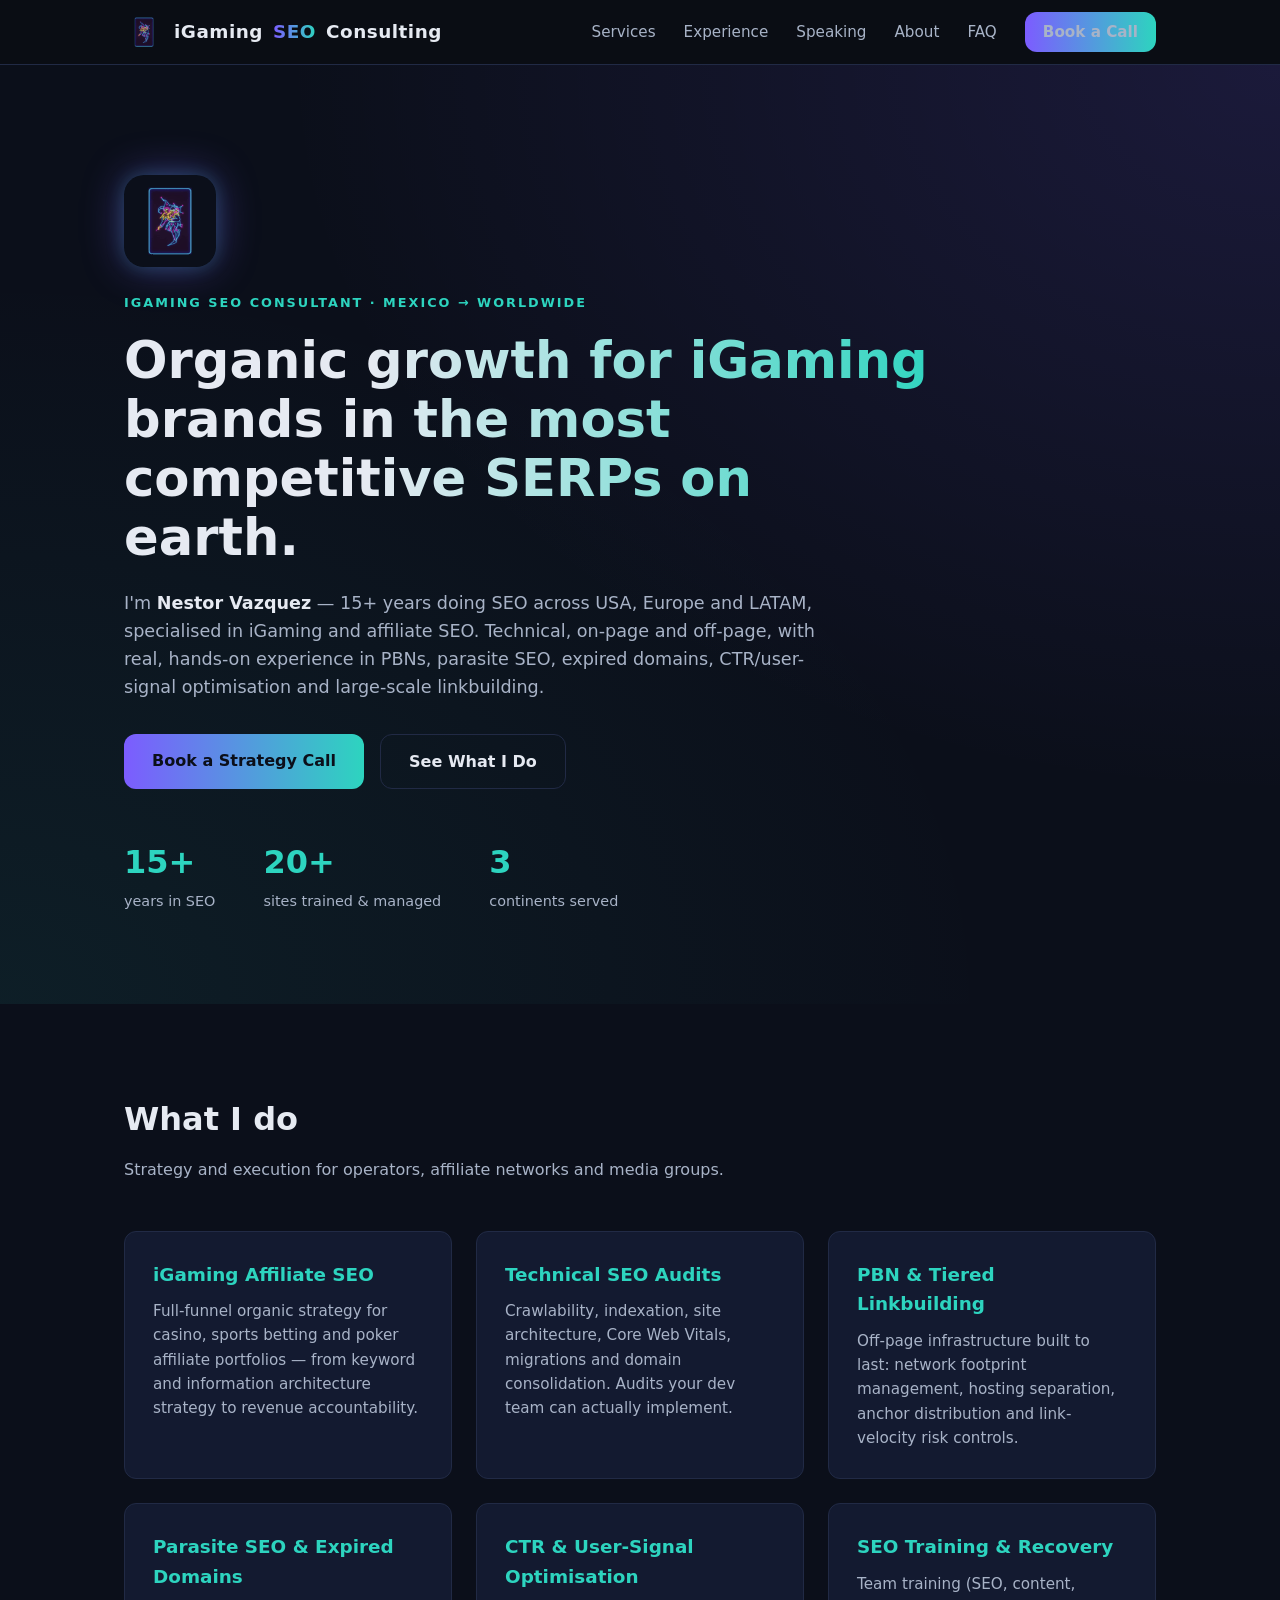
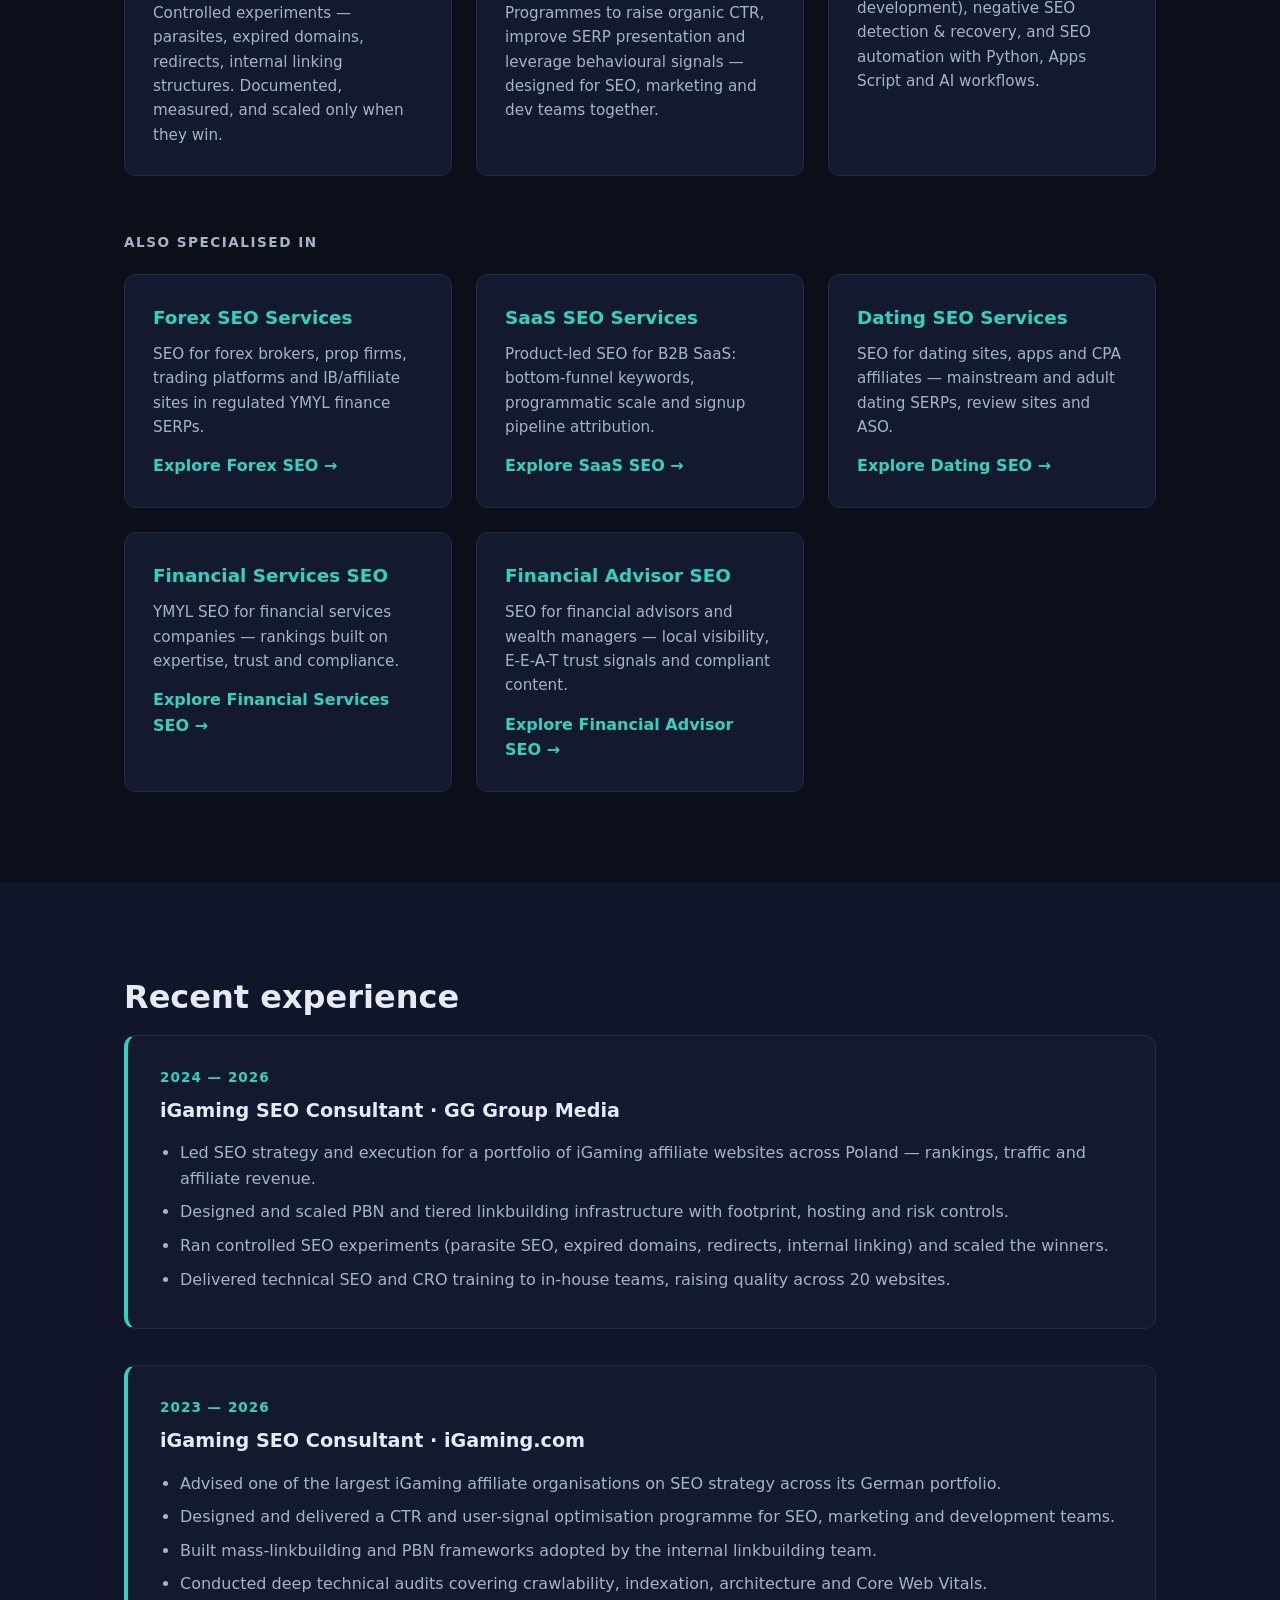
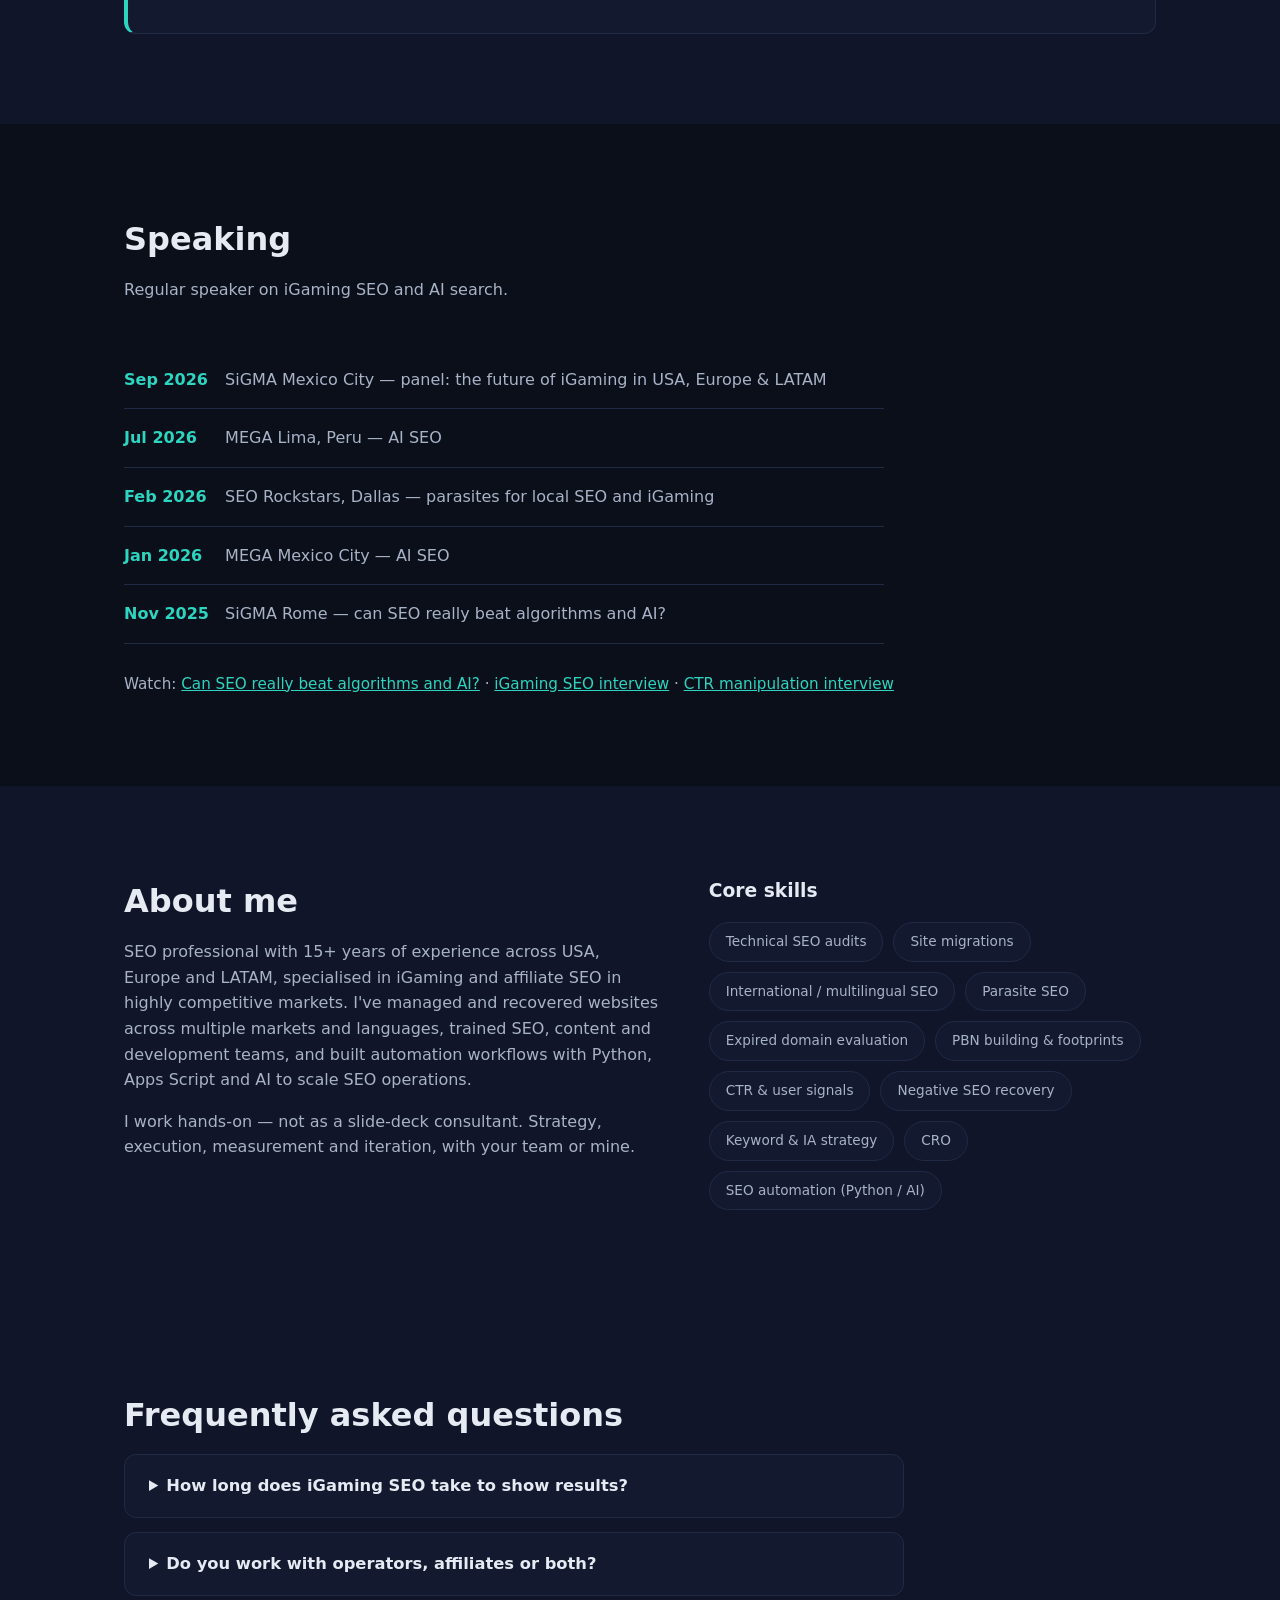
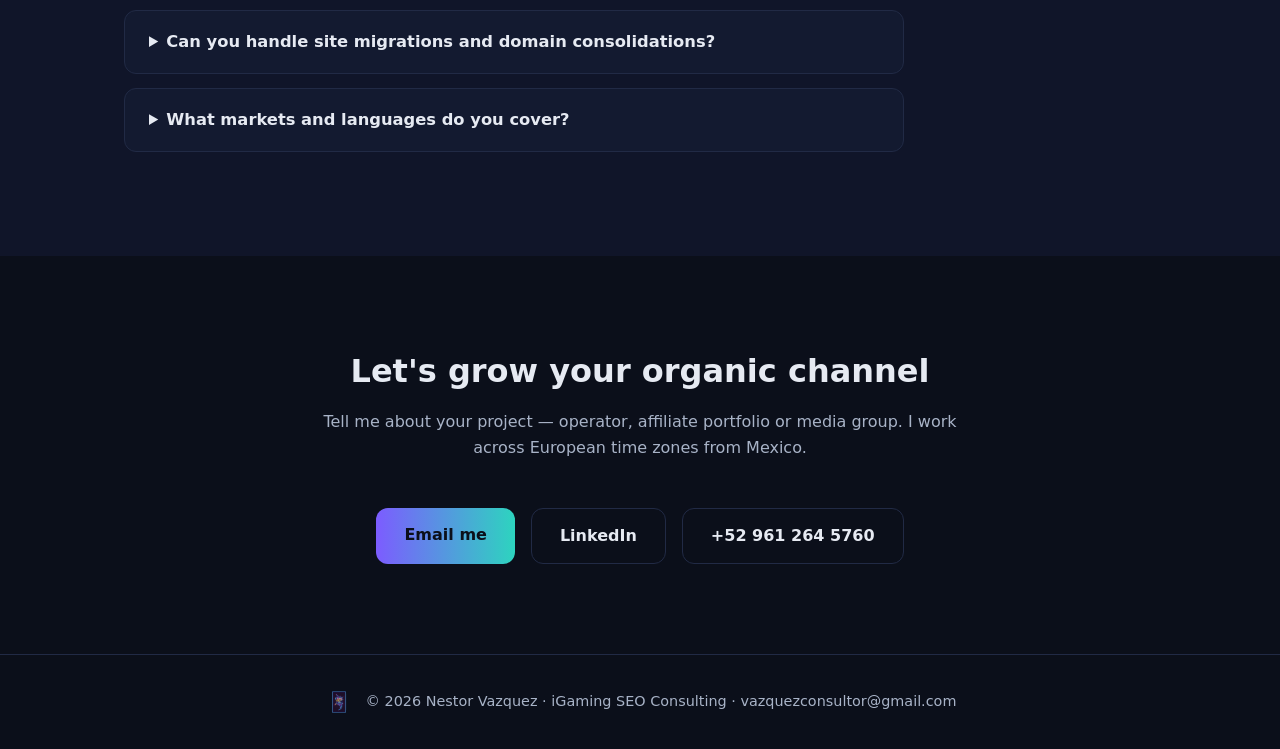
<file: index.html>
<!DOCTYPE html>
<html lang="en">
<head>
  <meta charset="UTF-8" />
  <meta name="viewport" content="width=device-width, initial-scale=1.0" />
  <title>iGaming SEO Consulting — Nestor Vazquez | Affiliate & Technical SEO</title>
  <meta name="description" content="iGaming SEO consulting by Nestor Vazquez: affiliate SEO, technical audits, PBN & tiered linkbuilding, parasite SEO, CTR optimisation. 15+ years across USA, Europe and LATAM." />
  <meta property="og:title" content="iGaming SEO Consulting — Nestor Vazquez" />
  <meta property="og:description" content="Affiliate SEO, technical SEO and organic growth for iGaming brands. 15+ years in the most competitive SERPs on earth." />
  <meta property="og:type" content="website" />
  <meta property="og:url" content="https://igamingseoconsulting.pages.dev/" />
  <meta name="twitter:card" content="summary_large_image" />
  <meta name="twitter:title" content="iGaming SEO Consulting — Nestor Vazquez" />
  <meta name="twitter:description" content="Affiliate SEO, technical SEO and organic growth for iGaming brands. 15+ years in the most competitive SERPs on earth." />
  <meta name="robots" content="index, follow, max-image-preview:large" />
  <link rel="canonical" href="https://igamingseoconsulting.pages.dev/" />
  <link rel="icon" type="image/png" href="/logo.png" />
  <link rel="stylesheet" href="styles.css" />
</head>
<body>
  <header class="site-header">
    <nav class="nav container">
      <a class="logo" href="#top"><img class="logo-img" src="/logo.png" alt="iGaming SEO Consulting logo" />iGaming<span>SEO</span>Consulting</a>
      <button class="nav-toggle" aria-label="Toggle menu" aria-expanded="false">☰</button>
      <ul class="nav-links">
        <li><a href="#services">Services</a></li>
        <li><a href="#experience">Experience</a></li>
        <li><a href="#speaking">Speaking</a></li>
        <li><a href="#about">About</a></li>
        <li><a href="#faq">FAQ</a></li>
        <li><a class="btn btn-small" href="#contact">Book a Call</a></li>
      </ul>
    </nav>
  </header>

  <main id="top">
    <!-- HERO -->
    <section class="hero">
      <div class="container hero-grid">
        <div>
          <img class="hero-logo" src="/logo.png" alt="iGaming SEO Consulting joker logo" />
        <p class="eyebrow">iGaming SEO Consultant · Mexico → worldwide</p>
          <h1>Organic growth for iGaming brands in the most competitive SERPs on earth.</h1>
          <p class="lead">
            I'm <strong>Nestor Vazquez</strong> — 15+ years doing SEO across USA, Europe and LATAM,
            specialised in iGaming and affiliate SEO. Technical, on-page and off-page,
            with real, hands-on experience in PBNs, parasite SEO, expired domains,
            CTR/user-signal optimisation and large-scale linkbuilding.
          </p>
          <div class="hero-cta">
            <a class="btn" href="#contact">Book a Strategy Call</a>
            <a class="btn btn-ghost" href="#services">See What I Do</a>
          </div>
          <ul class="hero-stats">
            <li><strong>15+</strong><span>years in SEO</span></li>
            <li><strong>20+</strong><span>sites trained &amp; managed</span></li>
            <li><strong>3</strong><span>continents served</span></li>
          </ul>
        </div>
      </div>
    </section>

    <!-- SERVICES -->
    <section id="services" class="section">
      <div class="container">
        <h2 class="section-title">What I do</h2>
        <p class="section-sub">Strategy and execution for operators, affiliate networks and media groups.</p>
        <div class="cards">
          <article class="card">
            <h3>iGaming Affiliate SEO</h3>
            <p>Full-funnel organic strategy for casino, sports betting and poker affiliate portfolios — from keyword and information architecture strategy to revenue accountability.</p>
          </article>
          <article class="card">
            <h3>Technical SEO Audits</h3>
            <p>Crawlability, indexation, site architecture, Core Web Vitals, migrations and domain consolidation. Audits your dev team can actually implement.</p>
          </article>
          <article class="card">
            <h3>PBN &amp; Tiered Linkbuilding</h3>
            <p>Off-page infrastructure built to last: network footprint management, hosting separation, anchor distribution and link-velocity risk controls.</p>
          </article>
          <article class="card">
            <h3>Parasite SEO &amp; Expired Domains</h3>
            <p>Controlled experiments — parasites, expired domains, redirects, internal linking structures. Documented, measured, and scaled only when they win.</p>
          </article>
          <article class="card">
            <h3>CTR &amp; User-Signal Optimisation</h3>
            <p>Programmes to raise organic CTR, improve SERP presentation and leverage behavioural signals — designed for SEO, marketing and dev teams together.</p>
          </article>
          <article class="card">
            <h3>SEO Training &amp; Recovery</h3>
            <p>Team training (SEO, content, development), negative SEO detection &amp; recovery, and SEO automation with Python, Apps Script and AI workflows.</p>
          </article>
        </div>

        <div class="industry-services">
          <h3>Also specialised in</h3>
          <div class="cards">
            <article class="card">
              <h3>Forex SEO Services</h3>
              <p>SEO for forex brokers, prop firms, trading platforms and IB/affiliate sites in regulated YMYL finance SERPs.</p>
              <a class="card-link" href="services/forex-seo-services/">Explore Forex SEO →</a>
            </article>
            <article class="card">
              <h3>SaaS SEO Services</h3>
              <p>Product-led SEO for B2B SaaS: bottom-funnel keywords, programmatic scale and signup pipeline attribution.</p>
              <a class="card-link" href="services/saas-seo-services/">Explore SaaS SEO →</a>
            </article>
            <article class="card">
              <h3>Dating SEO Services</h3>
              <p>SEO for dating sites, apps and CPA affiliates — mainstream and adult dating SERPs, review sites and ASO.</p>
              <a class="card-link" href="services/dating-seo-services/">Explore Dating SEO →</a>
            </article>
            <article class="card">
              <h3>Financial Services SEO</h3>
              <p>YMYL SEO for financial services companies — rankings built on expertise, trust and compliance.</p>
              <a class="card-link" href="services/financial-services-seo-marketing/">Explore Financial Services SEO →</a>
            </article>
            <article class="card">
              <h3>Financial Advisor SEO</h3>
              <p>SEO for financial advisors and wealth managers — local visibility, E-E-A-T trust signals and compliant content.</p>
              <a class="card-link" href="services/seo-financial-advisors/">Explore Financial Advisor SEO →</a>
            </article>
          </div>
        </div>
      </div>
    </section>

    <!-- EXPERIENCE -->
    <section id="experience" class="section section-alt">
      <div class="container">
        <h2 class="section-title">Recent experience</h2>
        <div class="timeline">
          <div class="timeline-item">
            <span class="timeline-date">2024 — 2026</span>
            <h3>iGaming SEO Consultant · GG Group Media</h3>
            <ul>
              <li>Led SEO strategy and execution for a portfolio of iGaming affiliate websites across Poland — rankings, traffic and affiliate revenue.</li>
              <li>Designed and scaled PBN and tiered linkbuilding infrastructure with footprint, hosting and risk controls.</li>
              <li>Ran controlled SEO experiments (parasite SEO, expired domains, redirects, internal linking) and scaled the winners.</li>
              <li>Delivered technical SEO and CRO training to in-house teams, raising quality across 20 websites.</li>
            </ul>
          </div>
          <div class="timeline-item">
            <span class="timeline-date">2023 — 2026</span>
            <h3>iGaming SEO Consultant · iGaming.com</h3>
            <ul>
              <li>Advised one of the largest iGaming affiliate organisations on SEO strategy across its German portfolio.</li>
              <li>Designed and delivered a CTR and user-signal optimisation programme for SEO, marketing and development teams.</li>
              <li>Built mass-linkbuilding and PBN frameworks adopted by the internal linkbuilding team.</li>
              <li>Conducted deep technical audits covering crawlability, indexation, architecture and Core Web Vitals.</li>
            </ul>
          </div>
        </div>
      </div>
    </section>

    <!-- SPEAKING -->
    <section id="speaking" class="section">
      <div class="container">
        <h2 class="section-title">Speaking</h2>
        <p class="section-sub">Regular speaker on iGaming SEO and AI search.</p>
        <ul class="speaking-list">
          <li><span>Sep 2026</span> SiGMA Mexico City — panel: the future of iGaming in USA, Europe &amp; LATAM</li>
          <li><span>Jul 2026</span> MEGA Lima, Peru — AI SEO</li>
          <li><span>Feb 2026</span> SEO Rockstars, Dallas — parasites for local SEO and iGaming</li>
          <li><span>Jan 2026</span> MEGA Mexico City — AI SEO</li>
          <li><span>Nov 2025</span> SiGMA Rome — can SEO really beat algorithms and AI?</li>
        </ul>
        <p class="speaking-links">
          Watch:
          <a href="https://www.youtube.com/watch?v=Hl3GRBkv2NE" target="_blank" rel="noopener">Can SEO really beat algorithms and AI?</a> ·
          <a href="https://www.youtube.com/watch?v=VI8SNW221qQ" target="_blank" rel="noopener">iGaming SEO interview</a> ·
          <a href="https://www.youtube.com/watch?v=BopaThEolQs" target="_blank" rel="noopener">CTR manipulation interview</a>
        </p>
      </div>
    </section>

    <!-- ABOUT -->
    <section id="about" class="section section-alt">
      <div class="container about-grid">
        <div>
          <h2 class="section-title">About me</h2>
          <p>
            SEO professional with 15+ years of experience across USA, Europe and LATAM,
            specialised in iGaming and affiliate SEO in highly competitive markets.
            I've managed and recovered websites across multiple markets and languages,
            trained SEO, content and development teams, and built automation workflows
            with Python, Apps Script and AI to scale SEO operations.
          </p>
          <p>
            I work hands-on — not as a slide-deck consultant. Strategy, execution,
            measurement and iteration, with your team or mine.
          </p>
        </div>
        <div class="skills">
          <h3>Core skills</h3>
          <ul class="tags">
            <li>Technical SEO audits</li>
            <li>Site migrations</li>
            <li>International / multilingual SEO</li>
            <li>Parasite SEO</li>
            <li>Expired domain evaluation</li>
            <li>PBN building &amp; footprints</li>
            <li>CTR &amp; user signals</li>
            <li>Negative SEO recovery</li>
            <li>Keyword &amp; IA strategy</li>
            <li>CRO</li>
            <li>SEO automation (Python / AI)</li>
          </ul>
        </div>
      </div>
    </section>

    <!-- FAQ -->
    <section id="faq" class="section section-alt">
      <div class="container">
        <h2 class="section-title">Frequently asked questions</h2>
        <div class="faq-list">
          <details>
            <summary>How long does iGaming SEO take to show results?</summary>
            <p>In casino and betting SERPs, expect 4–6 months for meaningful movement and 9–12 months for strong competitive rankings. iGaming is one of the most contested niches in search — shortcuts usually end in penalties or wasted budget.</p>
          </details>
          <details>
            <summary>Do you work with operators, affiliates or both?</summary>
            <p>Both. I've led SEO for affiliate portfolios across Poland (GG Group Media) and advised one of the largest iGaming affiliate organisations in Germany (iGaming.com) — as well as trained in-house teams across 20 websites.</p>
          </details>
          <details>
            <summary>Can you handle site migrations and domain consolidations?</summary>
            <p>Yes — migrations and domain consolidation are core specialties. I plan and execute them with rollback controls, so you keep rankings and revenue through the move.</p>
          </details>
          <details>
            <summary>What markets and languages do you cover?</summary>
            <p>I've managed and recovered websites across multiple markets and languages, with hands-on experience in international/multilingual SEO (hreflang, localisation) for Europe, LATAM and the USA.</p>
          </details>
        </div>
      </div>
    </section>

    <!-- CONTACT -->
    <section id="contact" class="section contact">
      <div class="container">
        <h2 class="section-title">Let's grow your organic channel</h2>
        <p class="section-sub">
          Tell me about your project — operator, affiliate portfolio or media group.
          I work across European time zones from Mexico.
        </p>
        <div class="contact-actions">
          <a class="btn" href="mailto:vazquezconsultor@gmail.com?subject=iGaming%20SEO%20Consulting%20Inquiry">Email me</a>
          <a class="btn btn-ghost" href="https://www.linkedin.com/in/nestorvazquez/" target="_blank" rel="noopener">LinkedIn</a>
          <a class="btn btn-ghost" href="tel:+529612645760">+52 961 264 5760</a>
        </div>
      </div>
    </section>
  </main>

  <footer class="site-footer">
    <div class="container">
      <p class="footer-brand"><img class="footer-logo" src="/logo.png" alt="iGaming SEO Consulting logo" /><span>© 2026 Nestor Vazquez · iGaming SEO Consulting · vazquezconsultor@gmail.com</span></p>
    </div>
  </footer>

  <script type="application/ld+json">
  {
    "@context": "https://schema.org",
    "@graph": [
      {
        "@type": "ProfessionalService",
        "@id": "https://igamingseoconsulting.pages.dev/#service",
        "name": "iGaming SEO Consulting — Nestor Vazquez",
        "description": "iGaming SEO consulting: affiliate SEO, technical audits, PBN and tiered linkbuilding, parasite SEO, CTR and user-signal optimisation, migrations and SEO training for iGaming operators and affiliates.",
        "url": "https://igamingseoconsulting.pages.dev/",
        "email": "vazquezconsultor@gmail.com",
        "telephone": "+52 961 264 5760",
        "areaServed": ["Europe", "Latin America", "North America"],
        "serviceType": ["iGaming Affiliate SEO", "Technical SEO Audits", "PBN and Tiered Linkbuilding", "Parasite SEO and Expired Domains", "CTR and User-Signal Optimisation", "SEO Training and Recovery"],
        "founder": { "@id": "https://igamingseoconsulting.pages.dev/#person" }
      },
      {
        "@type": "Person",
        "@id": "https://igamingseoconsulting.pages.dev/#person",
        "name": "Nestor Vazquez",
        "jobTitle": "SEO Consultant — iGaming, Forex and Affiliate SEO",
        "email": "vazquezconsultor@gmail.com",
        "telephone": "+52 961 264 5760",
        "url": "https://igamingseoconsulting.pages.dev/",
        "sameAs": ["https://www.linkedin.com/in/nestorvazquez/"],
        "knowsAbout": ["iGaming SEO", "Affiliate SEO", "Technical SEO", "PBN Linkbuilding", "Parasite SEO", "CTR Optimisation", "Site Migrations", "Forex SEO"],
        "workExperience": [
          { "@type": "Organization", "name": "GG Group Media" },
          { "@type": "Organization", "name": "iGaming.com" }
        ]
      },
      {
        "@type": "WebSite",
        "@id": "https://igamingseoconsulting.pages.dev/#website",
        "url": "https://igamingseoconsulting.pages.dev/",
        "name": "iGaming SEO Consulting",
        "inLanguage": "en"
      },
      {
        "@type": "FAQPage",
        "@id": "https://igamingseoconsulting.pages.dev/#faq",
        "mainEntity": [
          {
            "@type": "Question",
            "name": "How long does iGaming SEO take to show results?",
            "acceptedAnswer": { "@type": "Answer", "text": "In casino and betting SERPs, expect 4–6 months for meaningful movement and 9–12 months for strong competitive rankings. iGaming is one of the most contested niches in search — shortcuts usually end in penalties or wasted budget." }
          },
          {
            "@type": "Question",
            "name": "Do you work with operators, affiliates or both?",
            "acceptedAnswer": { "@type": "Answer", "text": "Both. SEO has been led for affiliate portfolios across Poland (GG Group Media) and one of the largest iGaming affiliate organisations in Germany (iGaming.com) was advised — as well as training in-house teams across 20 websites." }
          },
          {
            "@type": "Question",
            "name": "Can you handle site migrations and domain consolidations?",
            "acceptedAnswer": { "@type": "Answer", "text": "Yes — migrations and domain consolidation are core specialties, planned and executed with rollback controls so rankings and revenue are kept through the move." }
          },
          {
            "@type": "Question",
            "name": "What markets and languages do you cover?",
            "acceptedAnswer": { "@type": "Answer", "text": "Websites have been managed and recovered across multiple markets and languages, with hands-on experience in international and multilingual SEO (hreflang, localisation) for Europe, LATAM and the USA." }
          }
        ]
      }
    ]
  }
  </script>
  <script src="script.js"></script>
</body>
</html>
</file>
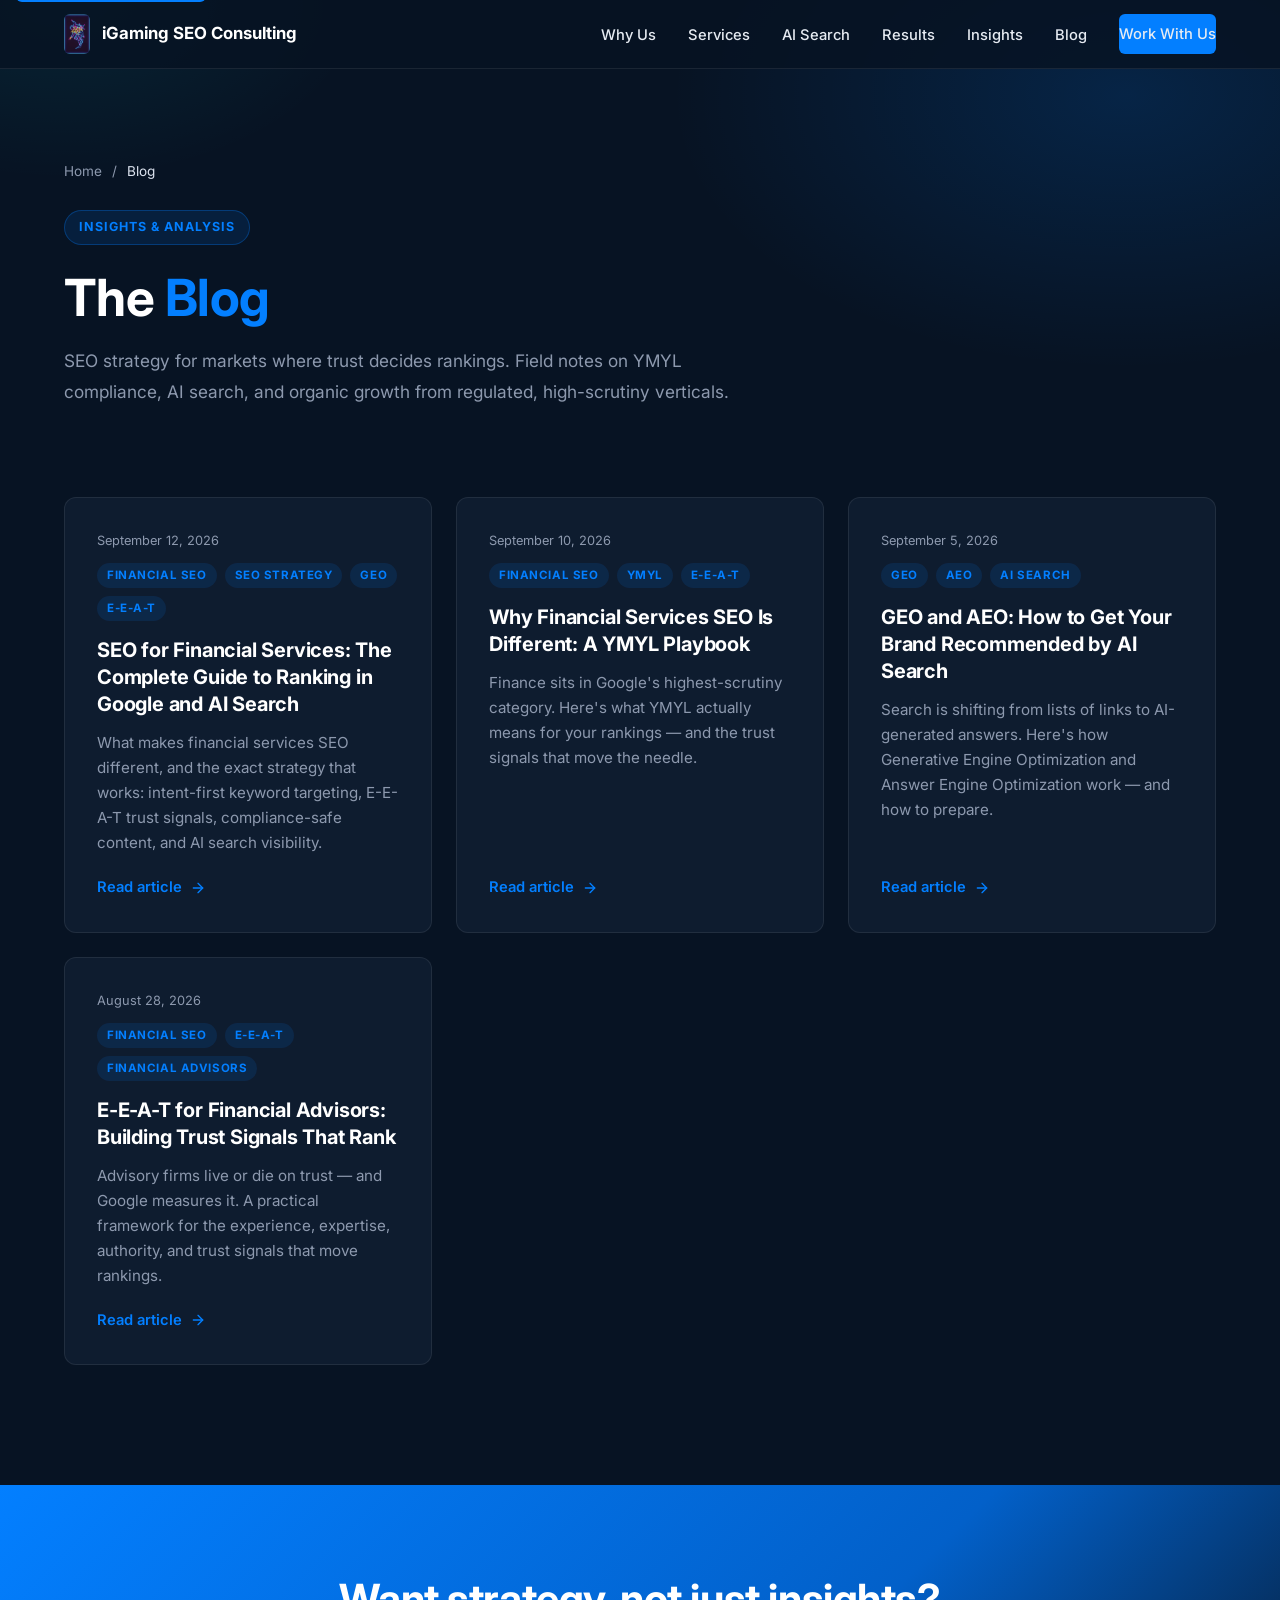
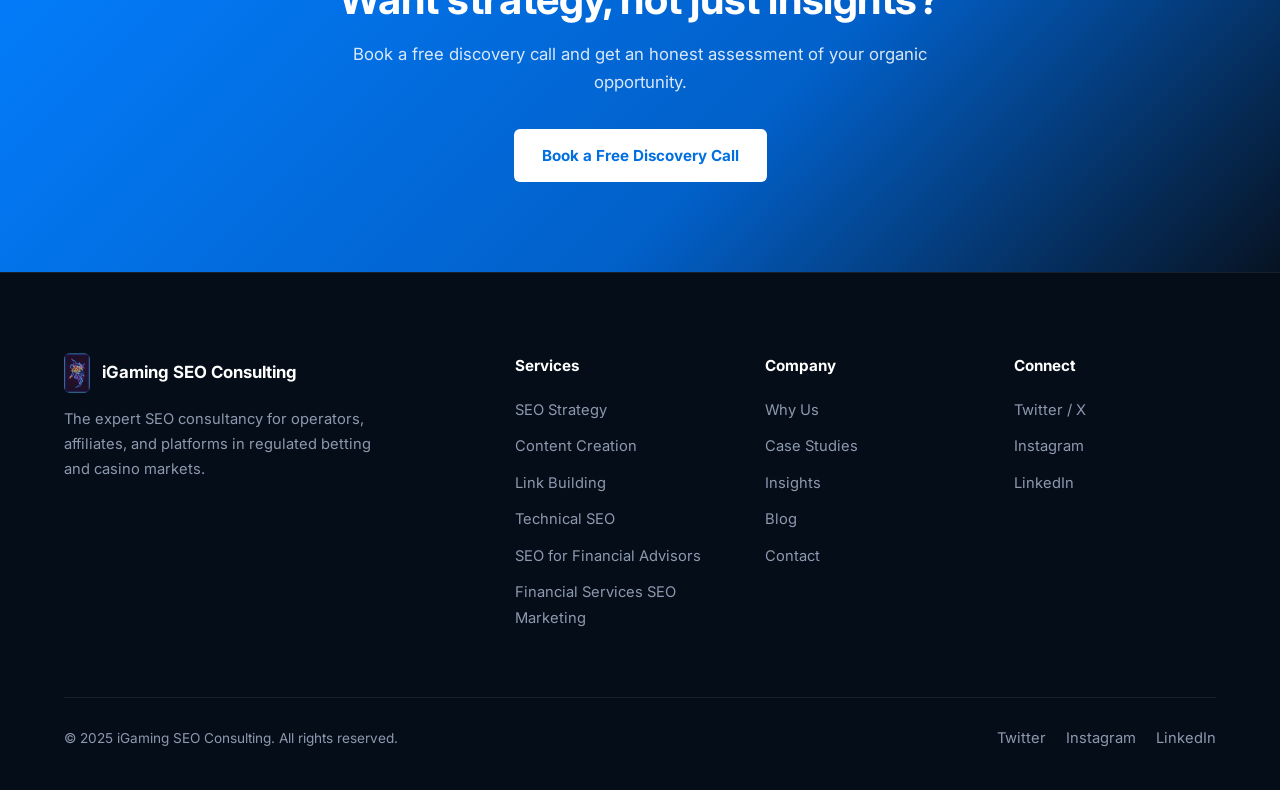
<file: blog/index.html>
<!DOCTYPE html><html lang="en"><head><meta charset="utf-8"><meta name="viewport" content="width=device-width, initial-scale=1"><meta name="description" content="Practical SEO, GEO, and E-E-A-T insights from senior consultants. Strategies for financial services, fintech, and iGaming brands competing in high-scrutiny search markets."><meta name="theme-color" content="#071323"><meta property="og:title" content="Blog — SEO Insights for Regulated &amp; Financial Markets | iGaming SEO Consulting"><meta property="og:description" content="Practical SEO, GEO, and E-E-A-T insights from senior consultants. Strategies for financial services, fintech, and iGaming brands competing in high-scrutiny search markets."><meta property="og:type" content="website"><meta property="og:url" content="https://www.igamingseoconsulting.com/blog/"><meta name="twitter:card" content="summary_large_image"><link rel="canonical" href="https://www.igamingseoconsulting.com/blog/"><link rel="icon" type="image/png" href="/logo.png"><!-- Fonts: Inter --><link rel="preconnect" href="https://fonts.googleapis.com"><link rel="preconnect" href="https://fonts.gstatic.com" crossorigin><link rel="preload" as="style" href="https://fonts.googleapis.com/css2?family=Inter:wght@400;500;600;700&display=swap"><link rel="stylesheet" href="https://fonts.googleapis.com/css2?family=Inter:wght@400;500;600;700&display=swap"><title>Blog — SEO Insights for Regulated &amp; Financial Markets | iGaming SEO Consulting</title><link rel="stylesheet" href="/_astro/Layout.BTM2mfBS.css"><style>.blog-hero[data-astro-cid-x255k2k2]{background:radial-gradient(700px 420px at 88% 20%, #037fff29, transparent 65%), radial-gradient(500px 300px at 5% 0%, #00f0ff14, transparent 60%), var(--navy);padding:160px 0 70px;position:relative;overflow:hidden}.blog-hero[data-astro-cid-x255k2k2]:after{content:"";background:linear-gradient(transparent, var(--navy));pointer-events:none;height:80px;position:absolute;inset:auto 0 0}.blog-hero[data-astro-cid-x255k2k2] .container[data-astro-cid-x255k2k2]{z-index:1;position:relative}.breadcrumb[data-astro-cid-x255k2k2]{color:var(--slate);flex-wrap:wrap;align-items:center;gap:10px;margin-bottom:28px;font-size:.85rem;display:flex}.breadcrumb[data-astro-cid-x255k2k2] a[data-astro-cid-x255k2k2]{color:var(--slate);text-decoration:none}.breadcrumb[data-astro-cid-x255k2k2] a[data-astro-cid-x255k2k2]:hover{color:var(--blue)}.breadcrumb[data-astro-cid-x255k2k2] [data-astro-cid-x255k2k2][aria-current]{color:#dbe2ee}.blog-badge[data-astro-cid-x255k2k2]{letter-spacing:.08em;text-transform:uppercase;color:var(--blue);background:var(--blue-soft);border:1px solid #037fff4d;border-radius:999px;margin-bottom:22px;padding:6px 14px;font-size:.78rem;font-weight:700;display:inline-block}.blog-hero[data-astro-cid-x255k2k2] h1[data-astro-cid-x255k2k2]{margin-bottom:18px;font-size:clamp(2.1rem,4.6vw,3.2rem)}.blog-sub[data-astro-cid-x255k2k2]{color:var(--slate);max-width:680px;font-size:1.08rem;line-height:1.75}.post-section[data-astro-cid-x255k2k2]{padding-top:20px}.post-grid[data-astro-cid-x255k2k2]{grid-template-columns:repeat(3,1fr);gap:24px;display:grid}@media (width<=1024px){.post-grid[data-astro-cid-x255k2k2]{grid-template-columns:repeat(2,1fr)}}@media (width<=680px){.post-grid[data-astro-cid-x255k2k2]{grid-template-columns:1fr}}.post-card[data-astro-cid-x255k2k2]{flex-direction:column;display:flex}.post-meta[data-astro-cid-x255k2k2]{flex-wrap:wrap;align-items:center;gap:12px;margin-bottom:16px;display:flex}.post-meta[data-astro-cid-x255k2k2] time[data-astro-cid-x255k2k2]{color:var(--slate);font-size:.8rem}.tag-list[data-astro-cid-x255k2k2]{flex-wrap:wrap;gap:8px;list-style:none;display:flex}.tag-list[data-astro-cid-x255k2k2] li[data-astro-cid-x255k2k2]{text-transform:uppercase;letter-spacing:.05em;color:var(--blue);background:var(--blue-soft);border-radius:999px;padding:3px 10px;font-size:.72rem;font-weight:700}.post-card[data-astro-cid-x255k2k2] h2[data-astro-cid-x255k2k2]{margin-bottom:12px;font-size:1.25rem;line-height:1.35}.post-card[data-astro-cid-x255k2k2] h2[data-astro-cid-x255k2k2] a[data-astro-cid-x255k2k2]{color:#fff;text-decoration:none;transition:color .2s}.post-card[data-astro-cid-x255k2k2] h2[data-astro-cid-x255k2k2] a[data-astro-cid-x255k2k2]:hover{color:var(--blue)}.post-card[data-astro-cid-x255k2k2] h2[data-astro-cid-x255k2k2] a[data-astro-cid-x255k2k2]:focus-visible{outline:2px solid var(--focus);outline-offset:2px;border-radius:2px}.post-card[data-astro-cid-x255k2k2] p[data-astro-cid-x255k2k2]{color:var(--slate);flex:1;margin-bottom:20px;font-size:.95rem;line-height:1.65}.read-more[data-astro-cid-x255k2k2]{color:var(--blue);align-items:center;gap:8px;font-size:.92rem;font-weight:600;text-decoration:none;display:inline-flex}.read-more[data-astro-cid-x255k2k2]:hover{text-decoration:underline}.read-more[data-astro-cid-x255k2k2]:focus-visible{outline:2px solid var(--focus);outline-offset:2px;border-radius:2px}.cta-band[data-astro-cid-x255k2k2]{text-align:center;background:linear-gradient(135deg,#037fff 0%,#0260c9 60%,#071323 100%);padding:90px 0}.cta-inner[data-astro-cid-x255k2k2] h2[data-astro-cid-x255k2k2]{color:#fff;margin-bottom:16px}.cta-inner[data-astro-cid-x255k2k2] p[data-astro-cid-x255k2k2]{color:#ffffffd9;max-width:620px;margin:0 auto 32px;font-size:1.05rem}
</style></head><body><a href="#main" class="skip-link">Skip to main content</a><header><div class="container nav"><a class="brand" href="/" aria-label="iGaming SEO Consulting home"><img src="/joker-card.png" alt="" aria-hidden="true">iGaming SEO Consulting</a><button class="nav-toggle" aria-label="Toggle navigation menu" aria-expanded="false" aria-controls="primary-nav" type="button"><svg width="24" height="24" viewBox="0 0 24 24" fill="none" stroke="currentColor" stroke-width="2" stroke-linecap="round" stroke-linejoin="round" aria-hidden="true"><line x1="3" y1="6" x2="21" y2="6"></line><line x1="3" y1="12" x2="21" y2="12"></line><line x1="3" y1="18" x2="21" y2="18"></line></svg></button><nav><ul class="nav-links" id="primary-nav" role="menubar"><li role="none"><a href="/#why-us" role="menuitem">Why Us</a></li><li role="none"><a href="/#services" role="menuitem">Services</a></li><li role="none"><a href="/#ai-search" role="menuitem">AI Search</a></li><li role="none"><a href="/#results" role="menuitem">Results</a></li><li role="none"><a href="/#insights" role="menuitem">Insights</a></li><li role="none"><a href="/blog/" role="menuitem">Blog</a></li><li role="none" class="cta-li"><a href="/#contact" class="btn btn-blue nav-cta" role="menuitem">Work With Us</a></li></ul></nav></div></header><main id="main"><section class="blog-hero" data-astro-cid-x255k2k2><div class="container" data-astro-cid-x255k2k2><nav class="breadcrumb" aria-label="Breadcrumb" data-astro-cid-x255k2k2><a href="/" data-astro-cid-x255k2k2>Home</a><span aria-hidden="true" data-astro-cid-x255k2k2>/</span><span aria-current="page" data-astro-cid-x255k2k2>Blog</span></nav><span class="blog-badge" data-astro-cid-x255k2k2>Insights &amp; Analysis</span><h1 data-astro-cid-x255k2k2>The <span class="accent" data-astro-cid-x255k2k2>Blog</span></h1><p class="blog-sub" data-astro-cid-x255k2k2>SEO strategy for markets where trust decides rankings. Field notes on YMYL compliance, AI search, and organic growth from regulated, high-scrutiny verticals.</p></div></section><section class="post-section" data-astro-cid-x255k2k2><div class="container" data-astro-cid-x255k2k2><div class="post-grid" data-astro-cid-x255k2k2><article class="card post-card" data-astro-cid-x255k2k2><div class="post-meta" data-astro-cid-x255k2k2><time datetime="2026-09-12T00:00:00.000Z" data-astro-cid-x255k2k2>September 12, 2026</time><ul class="tag-list" aria-label="Tags" data-astro-cid-x255k2k2><li data-astro-cid-x255k2k2>Financial SEO</li><li data-astro-cid-x255k2k2>SEO Strategy</li><li data-astro-cid-x255k2k2>GEO</li><li data-astro-cid-x255k2k2>E-E-A-T</li></ul></div><h2 data-astro-cid-x255k2k2><a href="/blog/seo-for-financial-services/" data-astro-cid-x255k2k2>SEO for Financial Services: The Complete Guide to Ranking in Google and AI Search</a></h2><p data-astro-cid-x255k2k2>What makes financial services SEO different, and the exact strategy that works: intent-first keyword targeting, E-E-A-T trust signals, compliance-safe content, and AI search visibility.</p><a href="/blog/seo-for-financial-services/" class="read-more" data-astro-cid-x255k2k2>Read article<svg width="16" height="16" viewBox="0 0 24 24" fill="none" stroke="currentColor" stroke-width="2" stroke-linecap="round" stroke-linejoin="round" aria-hidden="true" data-astro-cid-x255k2k2><line x1="5" y1="12" x2="19" y2="12" data-astro-cid-x255k2k2></line><polyline points="12 5 19 12 12 19" data-astro-cid-x255k2k2></polyline></svg></a></article><article class="card post-card" data-astro-cid-x255k2k2><div class="post-meta" data-astro-cid-x255k2k2><time datetime="2026-09-10T00:00:00.000Z" data-astro-cid-x255k2k2>September 10, 2026</time><ul class="tag-list" aria-label="Tags" data-astro-cid-x255k2k2><li data-astro-cid-x255k2k2>Financial SEO</li><li data-astro-cid-x255k2k2>YMYL</li><li data-astro-cid-x255k2k2>E-E-A-T</li></ul></div><h2 data-astro-cid-x255k2k2><a href="/blog/financial-services-seo-ymyl-playbook/" data-astro-cid-x255k2k2>Why Financial Services SEO Is Different: A YMYL Playbook</a></h2><p data-astro-cid-x255k2k2>Finance sits in Google&#39;s highest-scrutiny category. Here&#39;s what YMYL actually means for your rankings — and the trust signals that move the needle.</p><a href="/blog/financial-services-seo-ymyl-playbook/" class="read-more" data-astro-cid-x255k2k2>Read article<svg width="16" height="16" viewBox="0 0 24 24" fill="none" stroke="currentColor" stroke-width="2" stroke-linecap="round" stroke-linejoin="round" aria-hidden="true" data-astro-cid-x255k2k2><line x1="5" y1="12" x2="19" y2="12" data-astro-cid-x255k2k2></line><polyline points="12 5 19 12 12 19" data-astro-cid-x255k2k2></polyline></svg></a></article><article class="card post-card" data-astro-cid-x255k2k2><div class="post-meta" data-astro-cid-x255k2k2><time datetime="2026-09-05T00:00:00.000Z" data-astro-cid-x255k2k2>September 5, 2026</time><ul class="tag-list" aria-label="Tags" data-astro-cid-x255k2k2><li data-astro-cid-x255k2k2>GEO</li><li data-astro-cid-x255k2k2>AEO</li><li data-astro-cid-x255k2k2>AI Search</li></ul></div><h2 data-astro-cid-x255k2k2><a href="/blog/geo-aeo-ai-search-optimization/" data-astro-cid-x255k2k2>GEO and AEO: How to Get Your Brand Recommended by AI Search</a></h2><p data-astro-cid-x255k2k2>Search is shifting from lists of links to AI-generated answers. Here&#39;s how Generative Engine Optimization and Answer Engine Optimization work — and how to prepare.</p><a href="/blog/geo-aeo-ai-search-optimization/" class="read-more" data-astro-cid-x255k2k2>Read article<svg width="16" height="16" viewBox="0 0 24 24" fill="none" stroke="currentColor" stroke-width="2" stroke-linecap="round" stroke-linejoin="round" aria-hidden="true" data-astro-cid-x255k2k2><line x1="5" y1="12" x2="19" y2="12" data-astro-cid-x255k2k2></line><polyline points="12 5 19 12 12 19" data-astro-cid-x255k2k2></polyline></svg></a></article><article class="card post-card" data-astro-cid-x255k2k2><div class="post-meta" data-astro-cid-x255k2k2><time datetime="2026-08-28T00:00:00.000Z" data-astro-cid-x255k2k2>August 28, 2026</time><ul class="tag-list" aria-label="Tags" data-astro-cid-x255k2k2><li data-astro-cid-x255k2k2>Financial SEO</li><li data-astro-cid-x255k2k2>E-E-A-T</li><li data-astro-cid-x255k2k2>Financial Advisors</li></ul></div><h2 data-astro-cid-x255k2k2><a href="/blog/eeat-financial-advisors-trust-signals/" data-astro-cid-x255k2k2>E-E-A-T for Financial Advisors: Building Trust Signals That Rank</a></h2><p data-astro-cid-x255k2k2>Advisory firms live or die on trust — and Google measures it. A practical framework for the experience, expertise, authority, and trust signals that move rankings.</p><a href="/blog/eeat-financial-advisors-trust-signals/" class="read-more" data-astro-cid-x255k2k2>Read article<svg width="16" height="16" viewBox="0 0 24 24" fill="none" stroke="currentColor" stroke-width="2" stroke-linecap="round" stroke-linejoin="round" aria-hidden="true" data-astro-cid-x255k2k2><line x1="5" y1="12" x2="19" y2="12" data-astro-cid-x255k2k2></line><polyline points="12 5 19 12 12 19" data-astro-cid-x255k2k2></polyline></svg></a></article></div></div></section><section class="cta-band" data-astro-cid-x255k2k2><div class="container cta-inner" data-astro-cid-x255k2k2><h2 data-astro-cid-x255k2k2>Want strategy, not just insights?</h2><p data-astro-cid-x255k2k2>Book a free discovery call and get an honest assessment of your organic opportunity.</p><a href="https://calendly.com/seo4latam/igaming-seo" target="_blank" rel="noopener" class="btn btn-white" data-astro-cid-x255k2k2>Book a Free Discovery Call</a></div></section></main><footer><div class="container"><div class="footer-grid"><div class="footer-brand"><a class="brand" href="/" aria-label="iGaming SEO Consulting home"><img src="/joker-card.png" alt="" aria-hidden="true">iGaming SEO Consulting</a><p>The expert SEO consultancy for operators, affiliates, and platforms in regulated betting and casino markets.</p></div><div><h4>Services</h4><ul><li><a href="/#services">SEO Strategy</a></li><li><a href="/#services">Content Creation</a></li><li><a href="/#services">Link Building</a></li><li><a href="/#services">Technical SEO</a></li><li><a href="/services/seo-financial-advisors">SEO for Financial Advisors</a></li><li><a href="/services/financial-services-seo-marketing">Financial Services SEO Marketing</a></li></ul></div><div><h4>Company</h4><ul><li><a href="/#why-us">Why Us</a></li><li><a href="/#results">Case Studies</a></li><li><a href="/#insights">Insights</a></li><li><a href="/blog/">Blog</a></li><li><a href="/#contact">Contact</a></li></ul></div><div><h4>Connect</h4><ul><li><a href="https://twitter.com/seonestor" target="_blank" rel="noopener">Twitter / X</a></li><li><a href="https://www.instagram.com/seonestor/" target="_blank" rel="noopener">Instagram</a></li><li><a href="https://www.linkedin.com/in/nestorvazquez/" target="_blank" rel="noopener">LinkedIn</a></li></ul></div></div><div class="footer-bottom"><span>© 2025 iGaming SEO Consulting. All rights reserved.</span><div class="socials"><a href="https://twitter.com/seonestor" target="_blank" rel="noopener">Twitter</a><a href="https://www.instagram.com/seonestor/" target="_blank" rel="noopener">Instagram</a><a href="https://www.linkedin.com/in/nestorvazquez/" target="_blank" rel="noopener">LinkedIn</a></div></div></div></footer><!-- Mobile sticky CTA bar --><nav class="mobile-cta-bar" aria-label="Mobile contact options"><a class="mobile-cta-bar__item" href="https://calendly.com/seo4latam/igaming-seo" target="_blank" rel="noopener" aria-label="Book a call"><svg viewBox="0 0 512 512" aria-hidden="true"><path d="M448 64H64C28.7 64 0 92.7 0 128v256c0 35.3 28.7 64 64 64h384c35.3 0 64-28.7 64-64V128c0-35.3-28.7-64-64-64zM48 112h416c8.8 0 16 7.2 16 16v48H32v-48c0-8.8 7.2-16 16-16zm432 272c0 8.8-7.2 16-16 16H64c-8.8 0-16-7.2-16-16V192h432v192zM160 352h-32c-8.8 0-16-7.2-16-16s7.2-16 16-16h32c8.8 0 16 7.2 16 16s-7.2 16-16 16zm0-64h-32c-8.8 0-16-7.2-16-16s7.2-16 16-16h32c8.8 0 16 7.2 16 16s-7.2 16-16 16zm0-64h-32c-8.8 0-16-7.2-16-16s7.2-16 16-16h32c8.8 0 16 7.2 16 16s-7.2 16-16 16zm96 128h-32c-8.8 0-16-7.2-16-16s7.2-16 16-16h32c8.8 0 16 7.2 16 16s-7.2 16-16 16zm0-64h-32c-8.8 0-16-7.2-16-16s7.2-16 16-16h32c8.8 0 16 7.2 16 16s-7.2 16-16 16zm0-64h-32c-8.8 0-16-7.2-16-16s7.2-16 16-16h32c8.8 0 16 7.2 16 16s-7.2 16-16 16zm96 128h-32c-8.8 0-16-7.2-16-16s7.2-16 16-16h32c8.8 0 16 7.2 16 16s-7.2 16-16 16zm0-64h-32c-8.8 0-16-7.2-16-16s7.2-16 16-16h32c8.8 0 16 7.2 16 16s-7.2 16-16 16zm0-64h-32c-8.8 0-16-7.2-16-16s7.2-16 16-16h32c8.8 0 16 7.2 16 16s-7.2 16-16 16z"></path></svg><span>Book</span></a><a class="mobile-cta-bar__item mobile-cta-bar__item--primary" href="tel:+17379376374" aria-label="Call us"><svg viewBox="0 0 512 512" aria-hidden="true"><path d="M497.39 361.8l-112-48a24 24 0 0 0-28 6.9l-49.6 60.6A370.66 370.66 0 0 1 130.6 204.11l60.6-49.6a23.94 23.94 0 0 0 6.9-28l-48-112A24.16 24.16 0 0 0 122.6.61l-104 24A24 24 0 0 0 0 48c0 256.5 207.9 464 464 464a24 24 0 0 0 23.4-18.6l24-104a24.29 24.29 0 0 0-14.01-27.6z"></path></svg><span>Call</span></a><a class="mobile-cta-bar__item" href="mailto:hello@igamingseoconsulting.com" aria-label="Email us"><svg viewBox="0 0 512 512" aria-hidden="true"><path d="M502.3 190.8c3.9-3.1 9.7-.2 9.7 4.7V400c0 26.5-21.5 48-48 48H48c-26.5 0-48-21.5-48-48V195.6c0-5 5.7-7.8 9.7-4.7 22.4 17.6 52 39.9 153.9 115.6 21.2 15.4 56.9 47.8 92.4 47.6 35.6.2 71.6-32.8 92.4-47.6 101.8-75.5 131.4-98.1 153.9-115.7zM256 320c23.5.2 57.4-29.5 74.6-41.9C416.1 207.2 427.4 198.7 448 182.6V128c0-8.8-7.2-16-16-16H80c-8.8 0-16 7.2-16 16v54.6c20.6 16.1 31.9 24.6 117.4 95.6 17.2 12.4 51.1 42.1 74.6 41.9z"></path></svg><span>Email</span></a></nav><script>
      // Mobile nav toggle
      (function () {
        const toggle = document.querySelector(".nav-toggle");
        const nav = document.getElementById("primary-nav");
        if (!toggle || !nav) return;

        toggle.addEventListener("click", function () {
          const isOpen = nav.classList.toggle("open");
          toggle.setAttribute("aria-expanded", String(isOpen));
        });

        // Close mobile nav when clicking a link
        nav.querySelectorAll("a").forEach(function (link) {
          link.addEventListener("click", function () {
            nav.classList.remove("open");
            toggle.setAttribute("aria-expanded", "false");
          });
        });
      })();
    </script></body></html>
</file>
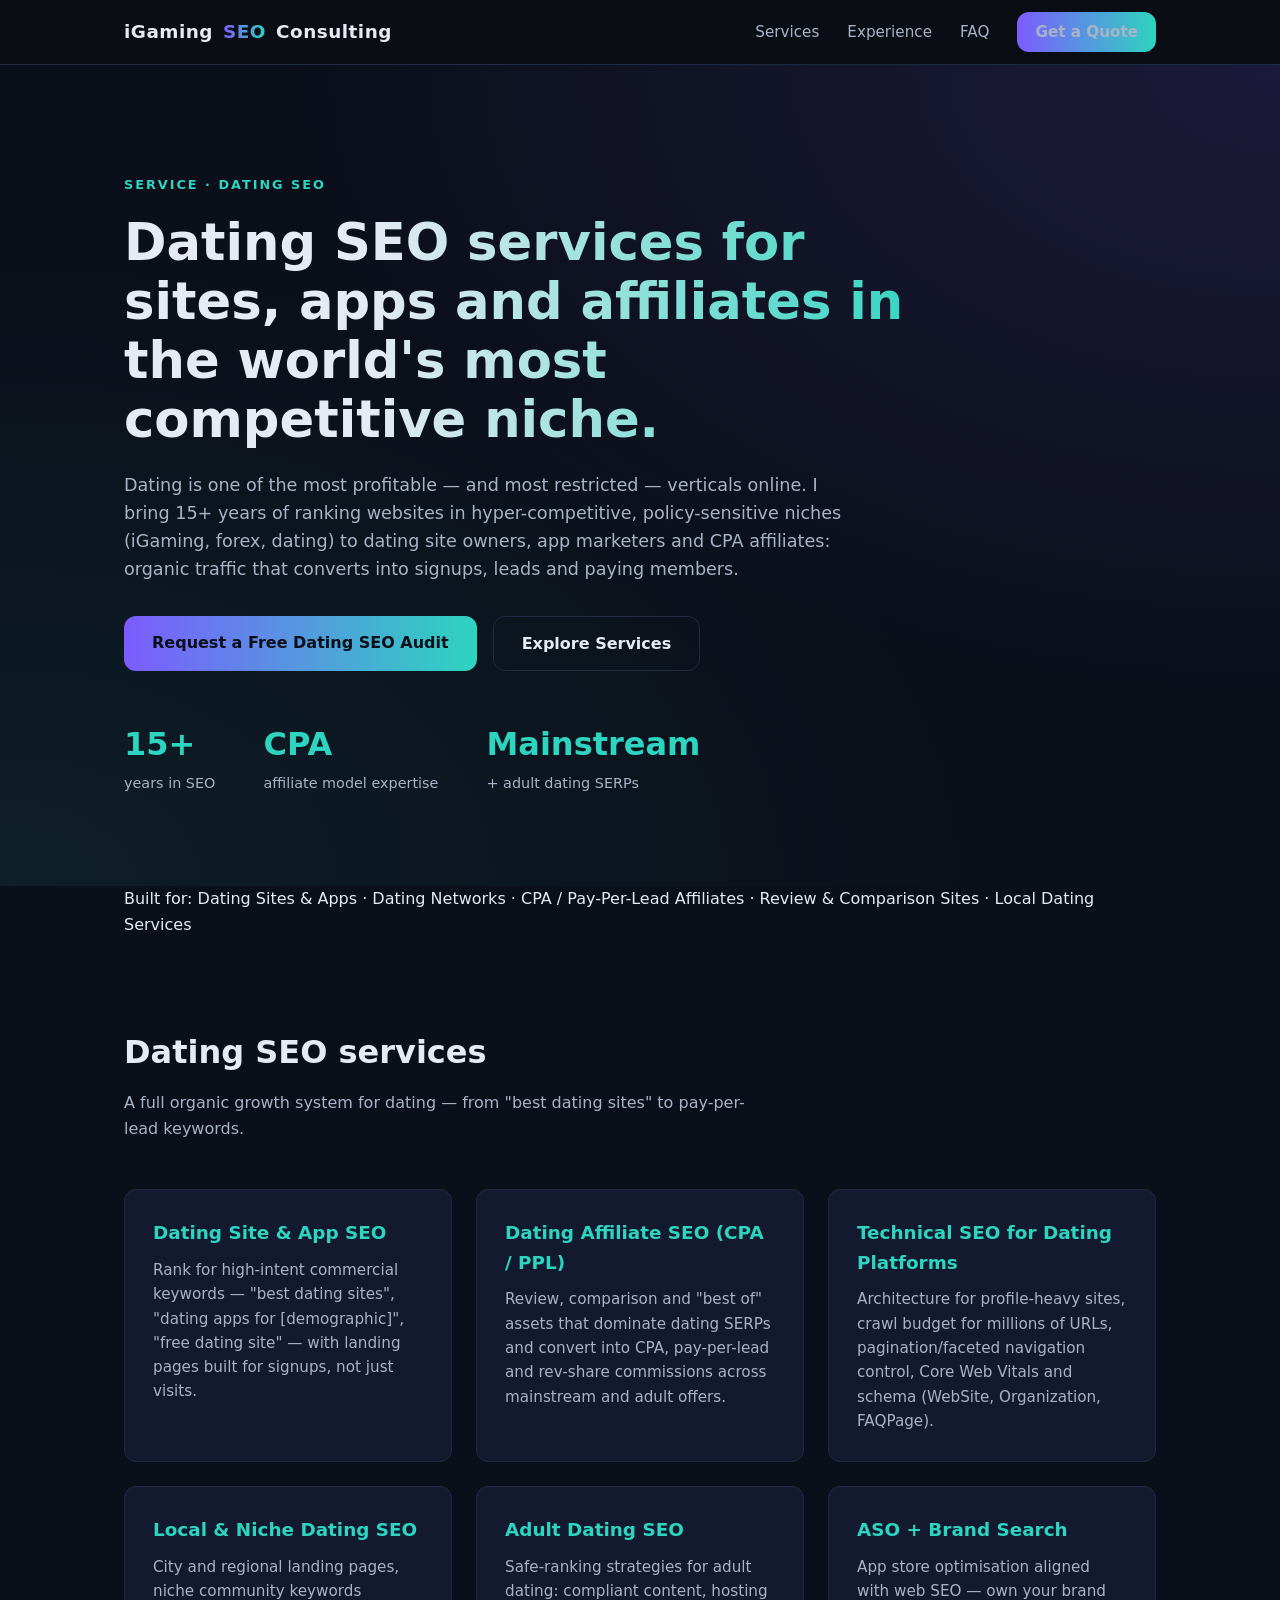
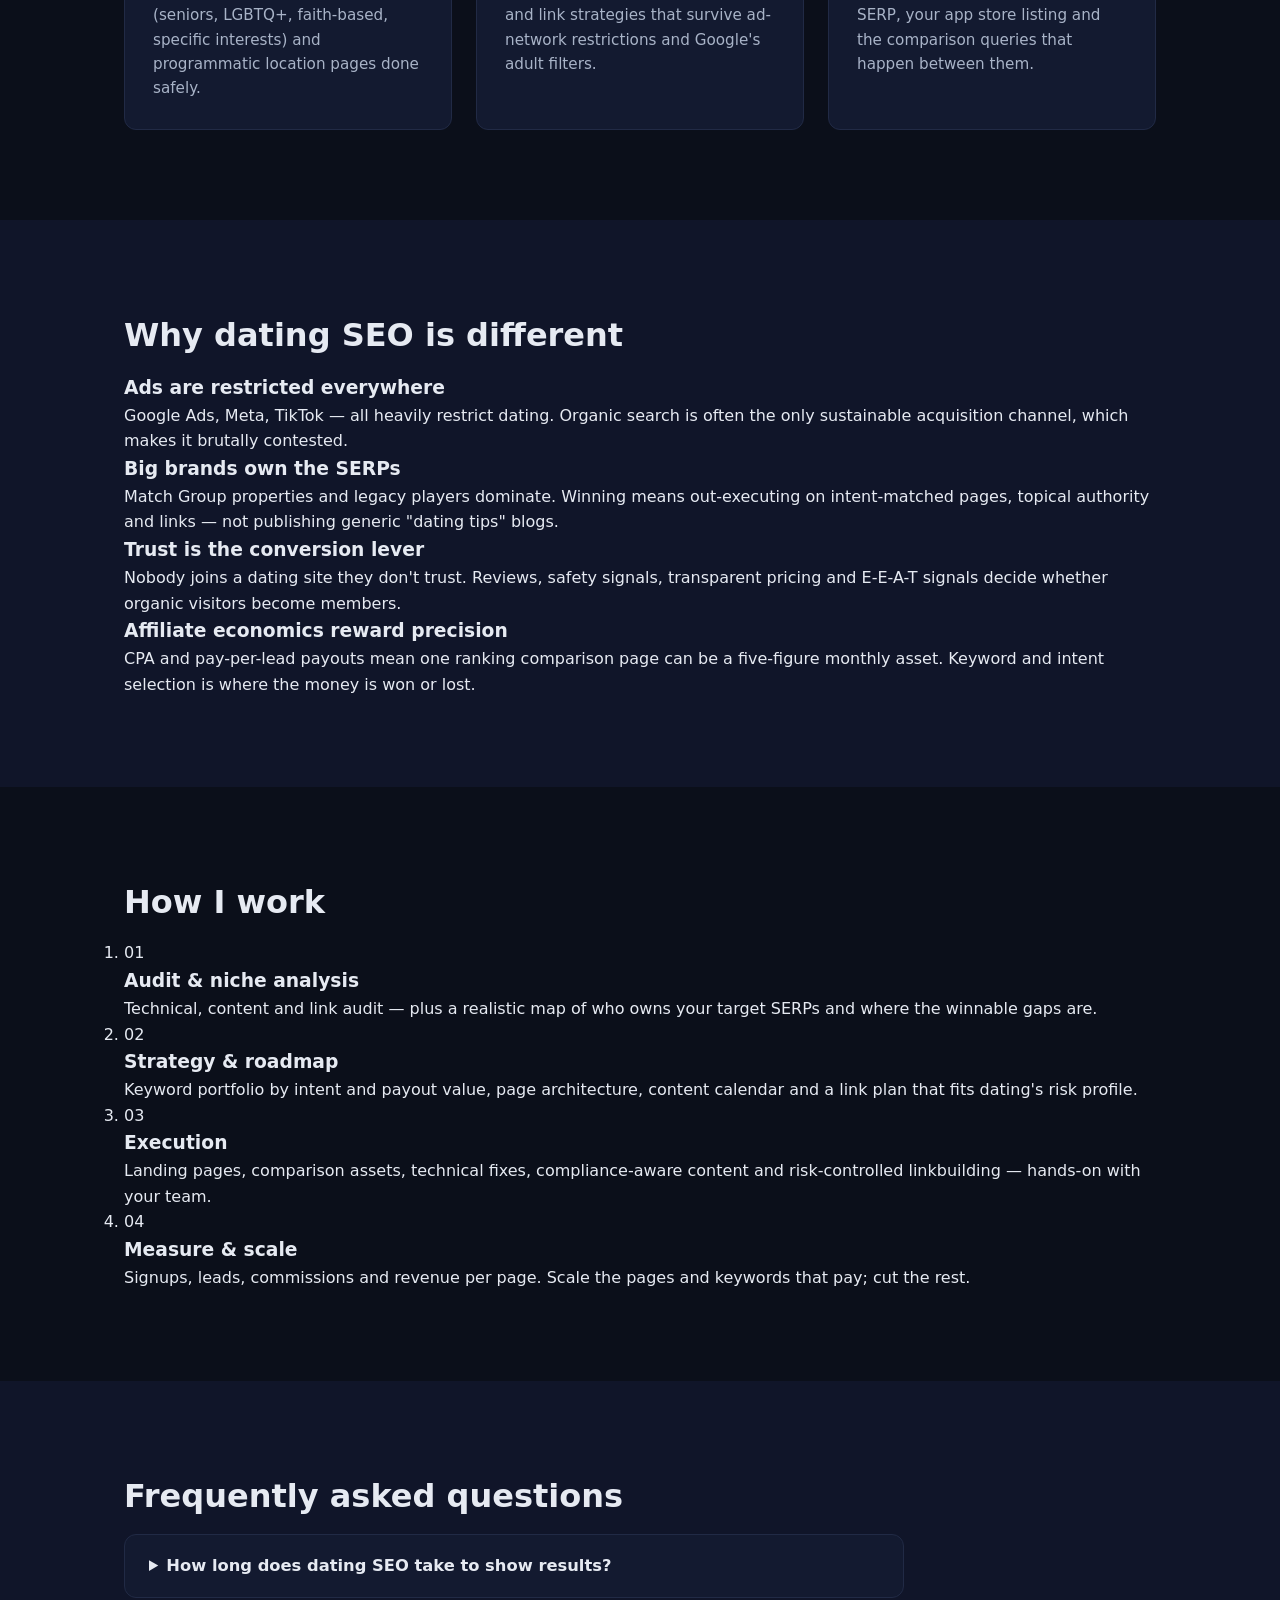
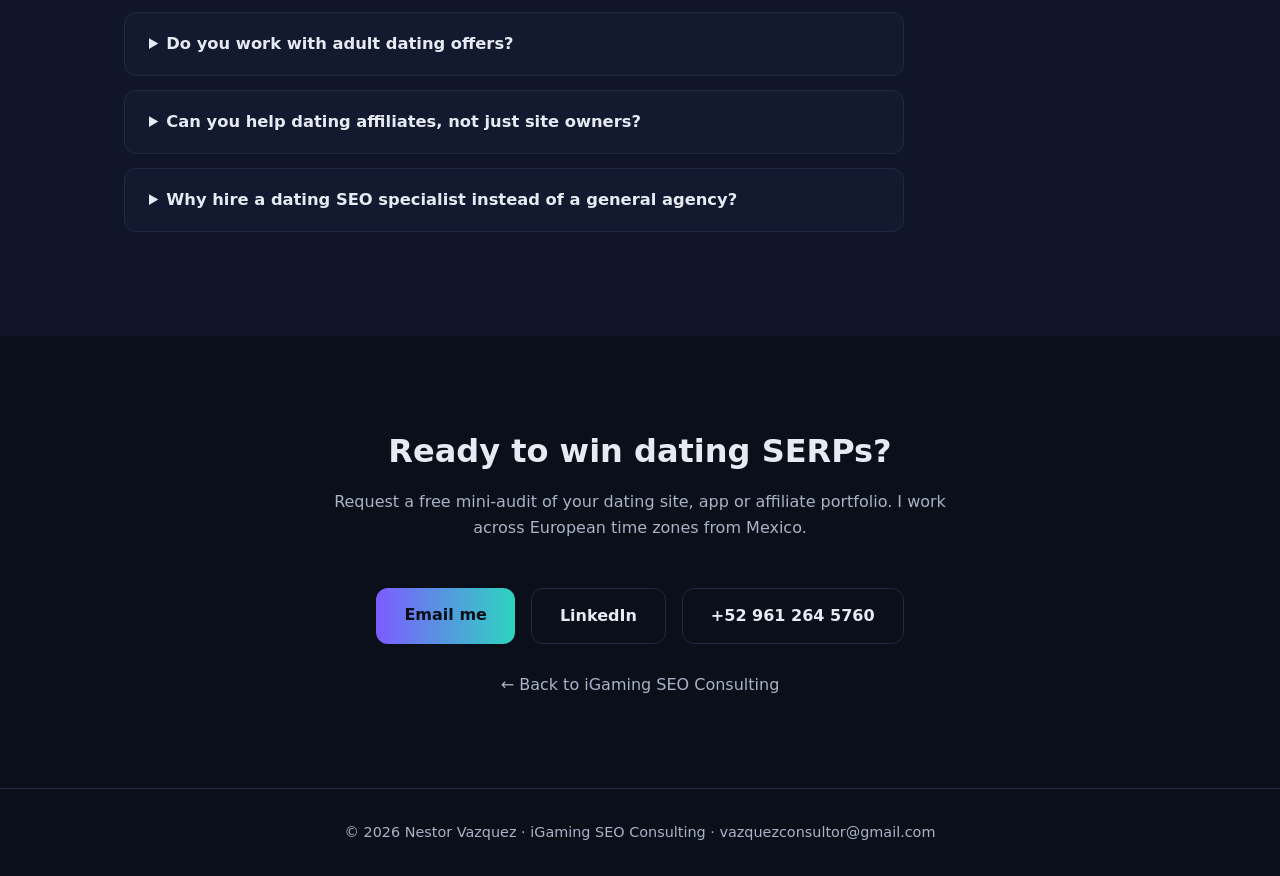
<file: dating-seo-services/index.html>
<!DOCTYPE html>
<html lang="en">
<head>
  <meta charset="UTF-8" />
  <meta name="viewport" content="width=device-width, initial-scale=1.0" />
  <title>Dating SEO Services — Nestor Vazquez | iGaming SEO Consulting</title>
  <meta name="description" content="Dating SEO services by Nestor Vazquez: SEO for dating sites and apps, dating affiliate SEO (CPA/pay-per-lead), review and comparison sites, local dating SEO and ASO in mainstream and adult dating SERPs." />
  <meta property="og:title" content="Dating SEO Services — Nestor Vazquez" />
  <meta property="og:description" content="SEO for dating sites, apps and affiliate marketers competing in one of the most profitable — and most restricted — niches online." />
  <meta property="og:type" content="website" />
  <meta property="og:url" content="https://igamingseoconsulting.pages.dev/dating-seo-services/" />
  <meta name="twitter:card" content="summary_large_image" />
  <meta name="twitter:title" content="Dating SEO Services — Nestor Vazquez" />
  <meta name="twitter:description" content="SEO for dating sites, apps and affiliate marketers competing in one of the most profitable — and most restricted — niches online." />
  <meta name="robots" content="index, follow, max-image-preview:large" />
  <link rel="canonical" href="https://igamingseoconsulting.pages.dev/dating-seo-services/" />
  <link rel="icon" href="data:image/svg+xml,%3Csvg xmlns='http://www.w3.org/2000/svg' viewBox='0 0 100 100'%3E%3Ctext y='0.9em' font-size='90'%3E%F0%9F%8E%B0%3C/text%3E%3C/svg%3E" />
  <link rel="stylesheet" href="../styles.css" />
</head>
<body>
  <header class="site-header">
    <nav class="nav container">
      <a class="logo" href="../">iGaming<span>SEO</span>Consulting</a>
      <button class="nav-toggle" aria-label="Toggle menu" aria-expanded="false">☰</button>
      <ul class="nav-links">
        <li><a href="../#services">Services</a></li>
        <li><a href="../#experience">Experience</a></li>
        <li><a href="../#faq">FAQ</a></li>
        <li><a class="btn btn-small" href="#contact">Get a Quote</a></li>
      </ul>
    </nav>
  </header>

  <main id="top">
    <!-- HERO -->
    <section class="hero">
      <div class="container">
        <p class="eyebrow">Service · Dating SEO</p>
        <h1>Dating SEO services for sites, apps and affiliates in the world's most competitive niche.</h1>
        <p class="lead">
          Dating is one of the most profitable — and most restricted — verticals online.
          I bring 15+ years of ranking websites in hyper-competitive, policy-sensitive niches
          (iGaming, forex, dating) to dating site owners, app marketers and CPA affiliates:
          organic traffic that converts into signups, leads and paying members.
        </p>
        <div class="hero-cta">
          <a class="btn" href="#contact">Request a Free Dating SEO Audit</a>
          <a class="btn btn-ghost" href="#services">Explore Services</a>
        </div>
        <ul class="hero-stats">
          <li><strong>15+</strong><span>years in SEO</span></li>
          <li><strong>CPA</strong><span>affiliate model expertise</span></li>
          <li><strong>Mainstream</strong><span>+ adult dating SERPs</span></li>
        </ul>
      </div>
    </section>

    <!-- TRUST BAR -->
    <section class="trustbar">
      <div class="container">
        <p>Built for: Dating Sites &amp; Apps · Dating Networks · CPA / Pay-Per-Lead Affiliates · Review &amp; Comparison Sites · Local Dating Services</p>
      </div>
    </section>

    <!-- SERVICES -->
    <section id="services" class="section">
      <div class="container">
        <h2 class="section-title">Dating SEO services</h2>
        <p class="section-sub">A full organic growth system for dating — from "best dating sites" to pay-per-lead keywords.</p>
        <div class="cards">
          <article class="card">
            <h3>Dating Site &amp; App SEO</h3>
            <p>Rank for high-intent commercial keywords — "best dating sites", "dating apps for [demographic]", "free dating site" — with landing pages built for signups, not just visits.</p>
          </article>
          <article class="card">
            <h3>Dating Affiliate SEO (CPA / PPL)</h3>
            <p>Review, comparison and "best of" assets that dominate dating SERPs and convert into CPA, pay-per-lead and rev-share commissions across mainstream and adult offers.</p>
          </article>
          <article class="card">
            <h3>Technical SEO for Dating Platforms</h3>
            <p>Architecture for profile-heavy sites, crawl budget for millions of URLs, pagination/faceted navigation control, Core Web Vitals and schema (WebSite, Organization, FAQPage).</p>
          </article>
          <article class="card">
            <h3>Local &amp; Niche Dating SEO</h3>
            <p>City and regional landing pages, niche community keywords (seniors, LGBTQ+, faith-based, specific interests) and programmatic location pages done safely.</p>
          </article>
          <article class="card">
            <h3>Adult Dating SEO</h3>
            <p>Safe-ranking strategies for adult dating: compliant content, hosting and link strategies that survive ad-network restrictions and Google's adult filters.</p>
          </article>
          <article class="card">
            <h3>ASO + Brand Search</h3>
            <p>App store optimisation aligned with web SEO — own your brand SERP, your app store listing and the comparison queries that happen between them.</p>
          </article>
        </div>
      </div>
    </section>

    <!-- WHY -->
    <section id="why" class="section section-alt">
      <div class="container">
        <h2 class="section-title">Why dating SEO is different</h2>
        <div class="why-grid">
          <div class="why-item">
            <h3>Ads are restricted everywhere</h3>
            <p>Google Ads, Meta, TikTok — all heavily restrict dating. Organic search is often the only sustainable acquisition channel, which makes it brutally contested.</p>
          </div>
          <div class="why-item">
            <h3>Big brands own the SERPs</h3>
            <p>Match Group properties and legacy players dominate. Winning means out-executing on intent-matched pages, topical authority and links — not publishing generic "dating tips" blogs.</p>
          </div>
          <div class="why-item">
            <h3>Trust is the conversion lever</h3>
            <p>Nobody joins a dating site they don't trust. Reviews, safety signals, transparent pricing and E-E-A-T signals decide whether organic visitors become members.</p>
          </div>
          <div class="why-item">
            <h3>Affiliate economics reward precision</h3>
            <p>CPA and pay-per-lead payouts mean one ranking comparison page can be a five-figure monthly asset. Keyword and intent selection is where the money is won or lost.</p>
          </div>
        </div>
      </div>
    </section>

    <!-- PROCESS -->
    <section id="process" class="section">
      <div class="container">
        <h2 class="section-title">How I work</h2>
        <ol class="steps">
          <li>
            <span class="step-num">01</span>
            <h3>Audit &amp; niche analysis</h3>
            <p>Technical, content and link audit — plus a realistic map of who owns your target SERPs and where the winnable gaps are.</p>
          </li>
          <li>
            <span class="step-num">02</span>
            <h3>Strategy &amp; roadmap</h3>
            <p>Keyword portfolio by intent and payout value, page architecture, content calendar and a link plan that fits dating's risk profile.</p>
          </li>
          <li>
            <span class="step-num">03</span>
            <h3>Execution</h3>
            <p>Landing pages, comparison assets, technical fixes, compliance-aware content and risk-controlled linkbuilding — hands-on with your team.</p>
          </li>
          <li>
            <span class="step-num">04</span>
            <h3>Measure &amp; scale</h3>
            <p>Signups, leads, commissions and revenue per page. Scale the pages and keywords that pay; cut the rest.</p>
          </li>
        </ol>
      </div>
    </section>

    <!-- FAQ -->
    <section id="faq" class="section section-alt">
      <div class="container">
        <h2 class="section-title">Frequently asked questions</h2>
        <div class="faq-list">
          <details>
            <summary>How long does dating SEO take to show results?</summary>
            <p>Low-competition niche and long-tail keywords can move in 2–4 months. Head terms like "best dating sites" take 6–12 months of consistent authority building. Dating rewards patience more than most niches.</p>
          </details>
          <details>
            <summary>Do you work with adult dating offers?</summary>
            <p>Yes, with a compliance-first approach. Adult dating SEO requires different hosting, content and link strategies — all built to rank durably without risking your domains.</p>
          </details>
          <details>
            <summary>Can you help dating affiliates, not just site owners?</summary>
            <p>Absolutely — dating affiliate SEO (CPA, pay-per-lead, rev-share) is a core specialty: comparison pages, offer reviews and keyword portfolios chosen by payout value, not just search volume.</p>
          </details>
          <details>
            <summary>Why hire a dating SEO specialist instead of a general agency?</summary>
            <p>Because dating is a policy-restricted, brand-dominated, affiliate-driven niche. Generic playbooks fail here. I work hands-on, only in hyper-competitive verticals, with 15+ years documented in exactly these SERPs.</p>
          </details>
        </div>
      </div>
    </section>

    <!-- CONTACT -->
    <section id="contact" class="section contact">
      <div class="container">
        <h2 class="section-title">Ready to win dating SERPs?</h2>
        <p class="section-sub">
          Request a free mini-audit of your dating site, app or affiliate portfolio.
          I work across European time zones from Mexico.
        </p>
        <div class="contact-actions">
          <a class="btn" href="mailto:vazquezconsultor@gmail.com?subject=Dating%20SEO%20Services%20Inquiry">Email me</a>
          <a class="btn btn-ghost" href="https://www.linkedin.com/in/nestorvazquez/" target="_blank" rel="noopener">LinkedIn</a>
          <a class="btn btn-ghost" href="tel:+529612645760">+52 961 264 5760</a>
        </div>
        <p class="back-link"><a href="../">← Back to iGaming SEO Consulting</a></p>
      </div>
    </section>
  </main>

  <footer class="site-footer">
    <div class="container">
      <p>© 2026 Nestor Vazquez · <a href="../">iGaming SEO Consulting</a> · vazquezconsultor@gmail.com</p>
    </div>
  </footer>

  <script type="application/ld+json">
  {
    "@context": "https://schema.org",
    "@graph": [
      {
        "@type": "ProfessionalService",
        "@id": "https://igamingseoconsulting.pages.dev/dating-seo-services/#service",
        "name": "Dating SEO Services — Nestor Vazquez",
        "description": "SEO consulting for dating sites, dating apps and dating affiliate marketers: dating site SEO, CPA and pay-per-lead affiliate SEO, review and comparison sites, local and niche dating SEO, adult dating SEO and ASO.",
        "url": "https://igamingseoconsulting.pages.dev/dating-seo-services/",
        "email": "vazquezconsultor@gmail.com",
        "telephone": "+52 961 264 5760",
        "areaServed": ["North America", "Europe", "Latin America"],
        "serviceType": ["Dating Site and App SEO", "Dating Affiliate SEO (CPA/PPL)", "Technical SEO for Dating Platforms", "Local and Niche Dating SEO", "Adult Dating SEO", "ASO and Brand Search"],
        "parentService": { "@id": "https://igamingseoconsulting.pages.dev/#service" },
        "founder": { "@id": "https://igamingseoconsulting.pages.dev/#person" }
      },
      {
        "@type": "BreadcrumbList",
        "@id": "https://igamingseoconsulting.pages.dev/dating-seo-services/#breadcrumb",
        "itemListElement": [
          { "@type": "ListItem", "position": 1, "name": "iGaming SEO Consulting", "item": "https://igamingseoconsulting.pages.dev/" },
          { "@type": "ListItem", "position": 2, "name": "Dating SEO Services", "item": "https://igamingseoconsulting.pages.dev/dating-seo-services/" }
        ]
      },
      {
        "@type": "FAQPage",
        "@id": "https://igamingseoconsulting.pages.dev/dating-seo-services/#faq",
        "mainEntity": [
          {
            "@type": "Question",
            "name": "How long does dating SEO take to show results?",
            "acceptedAnswer": { "@type": "Answer", "text": "Low-competition niche and long-tail keywords can move in 2–4 months. Head terms like best dating sites take 6–12 months of consistent authority building. Dating rewards patience more than most niches." }
          },
          {
            "@type": "Question",
            "name": "Do you work with adult dating offers?",
            "acceptedAnswer": { "@type": "Answer", "text": "Yes, with a compliance-first approach. Adult dating SEO requires different hosting, content and link strategies — all built to rank durably without risking your domains." }
          },
          {
            "@type": "Question",
            "name": "Can you help dating affiliates, not just site owners?",
            "acceptedAnswer": { "@type": "Answer", "text": "Absolutely — dating affiliate SEO (CPA, pay-per-lead, rev-share) is a core specialty: comparison pages, offer reviews and keyword portfolios chosen by payout value, not just search volume." }
          },
          {
            "@type": "Question",
            "name": "Why hire a dating SEO specialist instead of a general agency?",
            "acceptedAnswer": { "@type": "Answer", "text": "Because dating is a policy-restricted, brand-dominated, affiliate-driven niche. Generic playbooks fail here. Hands-on work, only in hyper-competitive verticals, with 15+ years documented in exactly these SERPs." }
          }
        ]
      }
    ]
  }
  </script>
  <script src="../script.js"></script>
</body>
</html>
</file>
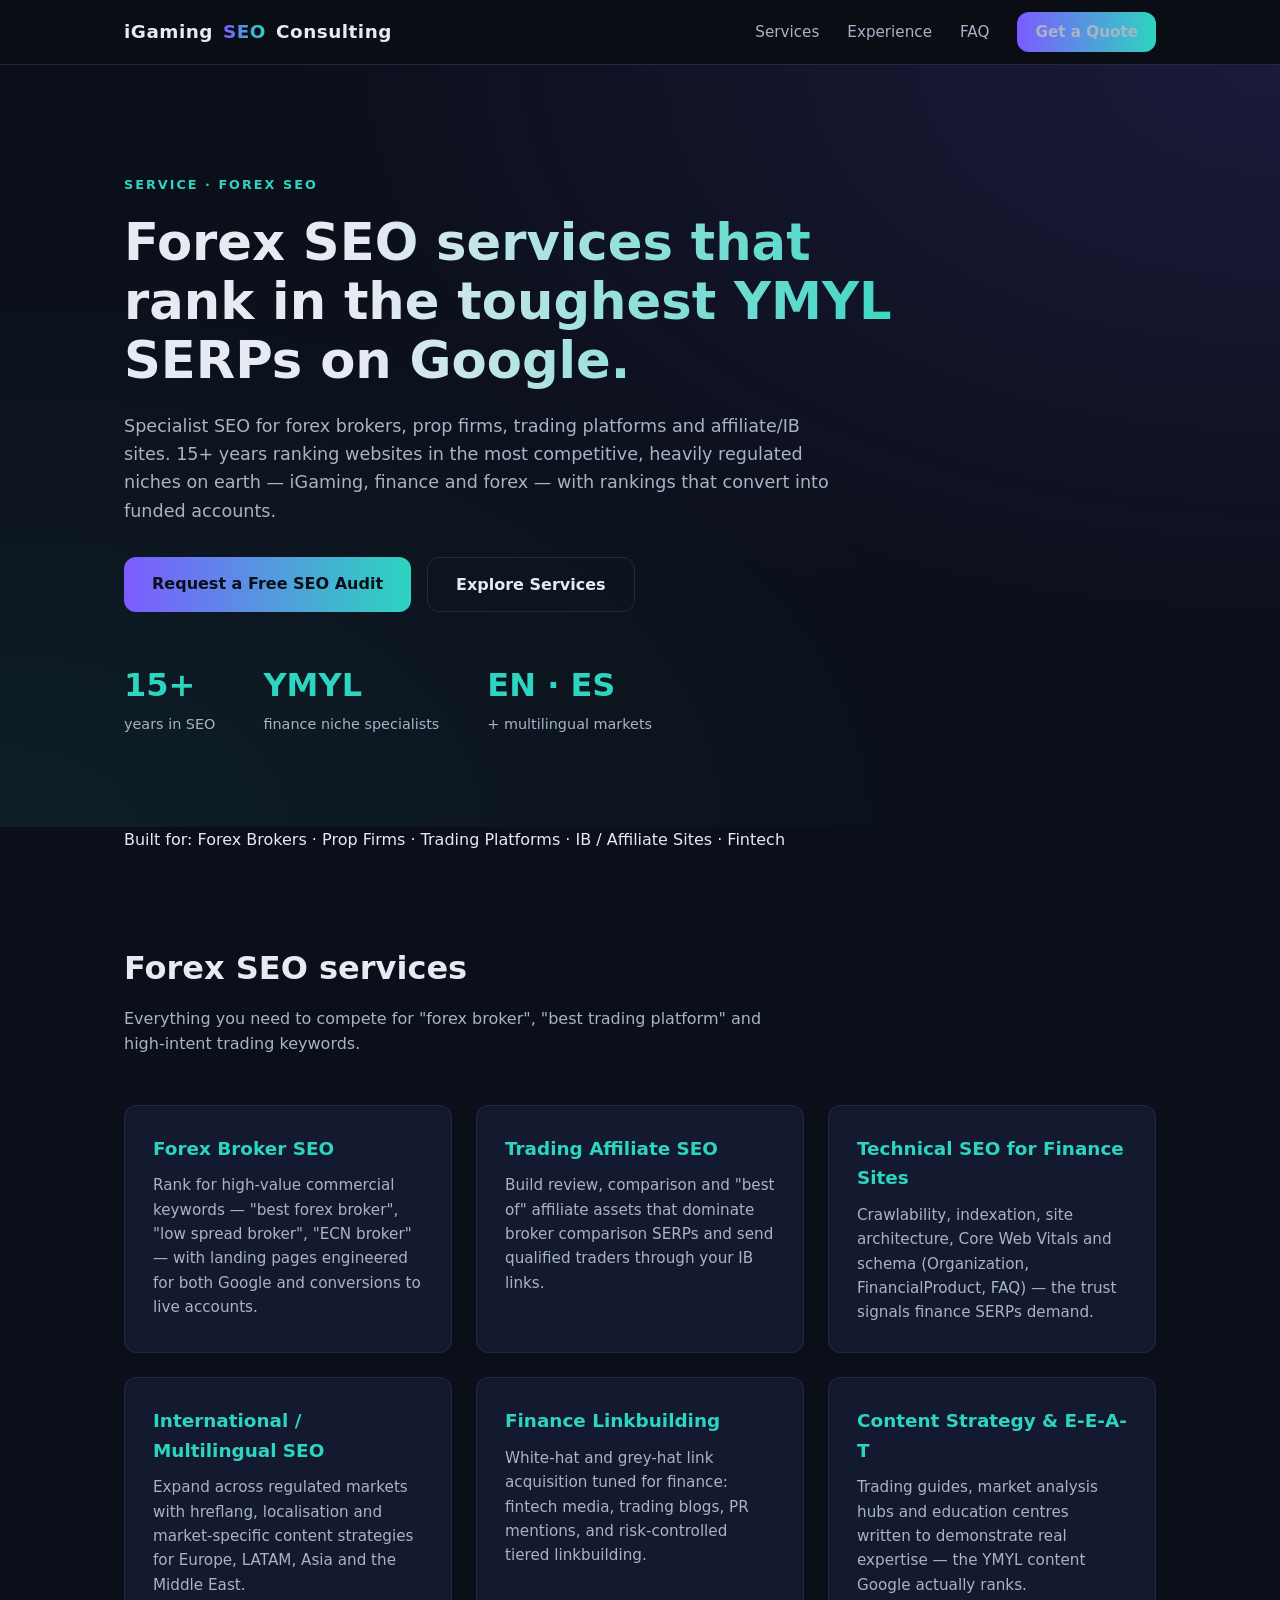
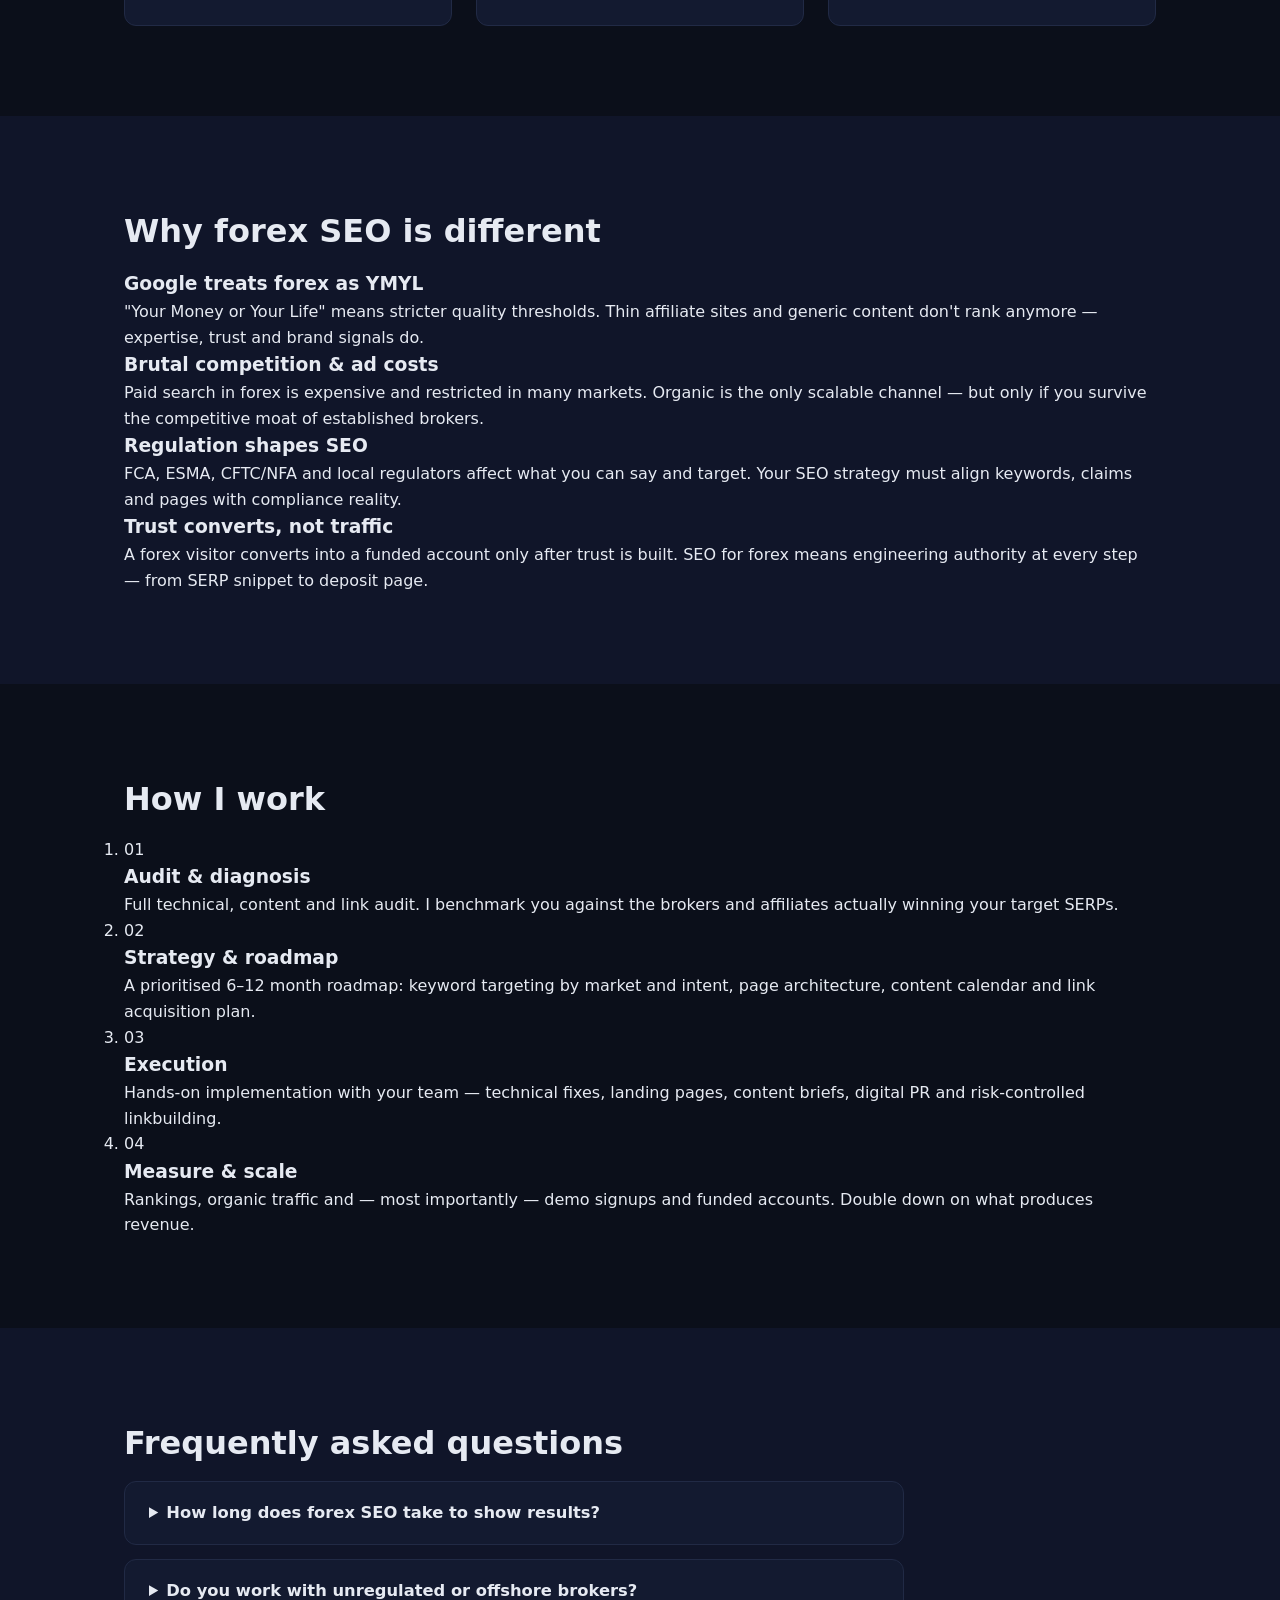
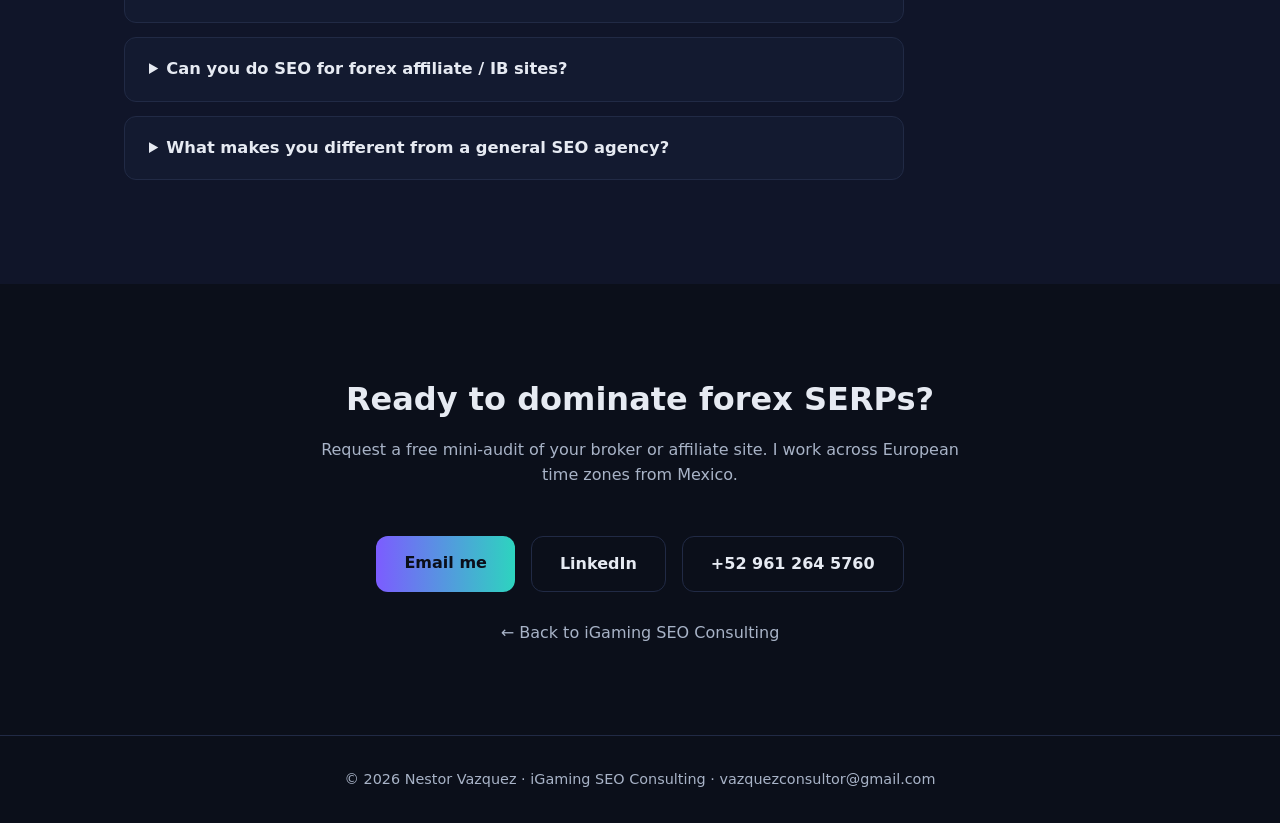
<file: forex-seo-services/index.html>
<!DOCTYPE html>
<html lang="en">
<head>
  <meta charset="UTF-8" />
  <meta name="viewport" content="width=device-width, initial-scale=1.0" />
  <title>Forex SEO Services — Nestor Vazquez | iGaming SEO Consulting</title>
  <meta name="description" content="Forex SEO services by Nestor Vazquez: SEO for forex brokers, trading affiliate SEO, technical audits, international SEO and linkbuilding in regulated financial SERPs." />
  <meta property="og:title" content="Forex SEO Services — Nestor Vazquez" />
  <meta property="og:description" content="Specialist SEO for forex brokers, prop firms, trading platforms and affiliate sites competing in the toughest YMYL SERPs." />
  <meta property="og:type" content="website" />
  <meta property="og:url" content="https://igamingseoconsulting.pages.dev/forex-seo-services/" />
  <meta name="twitter:card" content="summary_large_image" />
  <meta name="twitter:title" content="Forex SEO Services — Nestor Vazquez" />
  <meta name="twitter:description" content="Specialist SEO for forex brokers, prop firms, trading platforms and affiliate sites competing in the toughest YMYL SERPs." />
  <meta name="robots" content="index, follow, max-image-preview:large" />
  <link rel="canonical" href="https://igamingseoconsulting.pages.dev/forex-seo-services/" />
  <link rel="icon" href="data:image/svg+xml,%3Csvg xmlns='http://www.w3.org/2000/svg' viewBox='0 0 100 100'%3E%3Ctext y='0.9em' font-size='90'%3E%F0%9F%8E%B0%3C/text%3E%3C/svg%3E" />
  <link rel="stylesheet" href="../styles.css" />
</head>
<body>
  <header class="site-header">
    <nav class="nav container">
      <a class="logo" href="../">iGaming<span>SEO</span>Consulting</a>
      <button class="nav-toggle" aria-label="Toggle menu" aria-expanded="false">☰</button>
      <ul class="nav-links">
        <li><a href="../#services">Services</a></li>
        <li><a href="../#experience">Experience</a></li>
        <li><a href="../#faq">FAQ</a></li>
        <li><a class="btn btn-small" href="#contact">Get a Quote</a></li>
      </ul>
    </nav>
  </header>

  <main id="top">
    <!-- HERO -->
    <section class="hero">
      <div class="container">
        <p class="eyebrow">Service · Forex SEO</p>
        <h1>Forex SEO services that rank in the toughest YMYL SERPs on Google.</h1>
        <p class="lead">
          Specialist SEO for forex brokers, prop firms, trading platforms and affiliate/IB sites.
          15+ years ranking websites in the most competitive, heavily regulated niches on earth —
          iGaming, finance and forex — with rankings that convert into funded accounts.
        </p>
        <div class="hero-cta">
          <a class="btn" href="#contact">Request a Free SEO Audit</a>
          <a class="btn btn-ghost" href="#services">Explore Services</a>
        </div>
        <ul class="hero-stats">
          <li><strong>15+</strong><span>years in SEO</span></li>
          <li><strong>YMYL</strong><span>finance niche specialists</span></li>
          <li><strong>EN · ES</strong><span>+ multilingual markets</span></li>
        </ul>
      </div>
    </section>

    <!-- TRUST BAR -->
    <section class="trustbar">
      <div class="container">
        <p>Built for: Forex Brokers · Prop Firms · Trading Platforms · IB / Affiliate Sites · Fintech</p>
      </div>
    </section>

    <!-- SERVICES -->
    <section id="services" class="section">
      <div class="container">
        <h2 class="section-title">Forex SEO services</h2>
        <p class="section-sub">Everything you need to compete for "forex broker", "best trading platform" and high-intent trading keywords.</p>
        <div class="cards">
          <article class="card">
            <h3>Forex Broker SEO</h3>
            <p>Rank for high-value commercial keywords — "best forex broker", "low spread broker", "ECN broker" — with landing pages engineered for both Google and conversions to live accounts.</p>
          </article>
          <article class="card">
            <h3>Trading Affiliate SEO</h3>
            <p>Build review, comparison and "best of" affiliate assets that dominate broker comparison SERPs and send qualified traders through your IB links.</p>
          </article>
          <article class="card">
            <h3>Technical SEO for Finance Sites</h3>
            <p>Crawlability, indexation, site architecture, Core Web Vitals and schema (Organization, FinancialProduct, FAQ) — the trust signals finance SERPs demand.</p>
          </article>
          <article class="card">
            <h3>International / Multilingual SEO</h3>
            <p>Expand across regulated markets with hreflang, localisation and market-specific content strategies for Europe, LATAM, Asia and the Middle East.</p>
          </article>
          <article class="card">
            <h3>Finance Linkbuilding</h3>
            <p>White-hat and grey-hat link acquisition tuned for finance: fintech media, trading blogs, PR mentions, and risk-controlled tiered linkbuilding.</p>
          </article>
          <article class="card">
            <h3>Content Strategy &amp; E-E-A-T</h3>
            <p>Trading guides, market analysis hubs and education centres written to demonstrate real expertise — the YMYL content Google actually ranks.</p>
          </article>
        </div>
      </div>
    </section>

    <!-- WHY -->
    <section id="why" class="section section-alt">
      <div class="container">
        <h2 class="section-title">Why forex SEO is different</h2>
        <div class="why-grid">
          <div class="why-item">
            <h3>Google treats forex as YMYL</h3>
            <p>"Your Money or Your Life" means stricter quality thresholds. Thin affiliate sites and generic content don't rank anymore — expertise, trust and brand signals do.</p>
          </div>
          <div class="why-item">
            <h3>Brutal competition &amp; ad costs</h3>
            <p>Paid search in forex is expensive and restricted in many markets. Organic is the only scalable channel — but only if you survive the competitive moat of established brokers.</p>
          </div>
          <div class="why-item">
            <h3>Regulation shapes SEO</h3>
            <p>FCA, ESMA, CFTC/NFA and local regulators affect what you can say and target. Your SEO strategy must align keywords, claims and pages with compliance reality.</p>
          </div>
          <div class="why-item">
            <h3>Trust converts, not traffic</h3>
            <p>A forex visitor converts into a funded account only after trust is built. SEO for forex means engineering authority at every step — from SERP snippet to deposit page.</p>
          </div>
        </div>
      </div>
    </section>

    <!-- PROCESS -->
    <section id="process" class="section">
      <div class="container">
        <h2 class="section-title">How I work</h2>
        <ol class="steps">
          <li>
            <span class="step-num">01</span>
            <h3>Audit &amp; diagnosis</h3>
            <p>Full technical, content and link audit. I benchmark you against the brokers and affiliates actually winning your target SERPs.</p>
          </li>
          <li>
            <span class="step-num">02</span>
            <h3>Strategy &amp; roadmap</h3>
            <p>A prioritised 6–12 month roadmap: keyword targeting by market and intent, page architecture, content calendar and link acquisition plan.</p>
          </li>
          <li>
            <span class="step-num">03</span>
            <h3>Execution</h3>
            <p>Hands-on implementation with your team — technical fixes, landing pages, content briefs, digital PR and risk-controlled linkbuilding.</p>
          </li>
          <li>
            <span class="step-num">04</span>
            <h3>Measure &amp; scale</h3>
            <p>Rankings, organic traffic and — most importantly — demo signups and funded accounts. Double down on what produces revenue.</p>
          </li>
        </ol>
      </div>
    </section>

    <!-- FAQ -->
    <section id="faq" class="section section-alt">
      <div class="container">
        <h2 class="section-title">Frequently asked questions</h2>
        <div class="faq-list">
          <details>
            <summary>How long does forex SEO take to show results?</summary>
            <p>In YMYL finance SERPs, expect 4–6 months for meaningful movement and 9–12 months for strong competitive rankings. Anyone promising page 1 in 30 days in this niche is selling you a fantasy.</p>
          </details>
          <details>
            <summary>Do you work with unregulated or offshore brokers?</summary>
            <p>I evaluate each project individually. My strategies are built to be resilient, but I won't touch projects that require deceptive practices or put end users at legal risk.</p>
          </details>
          <details>
            <summary>Can you do SEO for forex affiliate / IB sites?</summary>
            <p>Yes — affiliate and introducing-broker SEO is a core specialty: comparison pages, broker reviews, bonus/trading-condition keywords and content hubs built to funnel traders through your links.</p>
          </details>
          <details>
            <summary>What makes you different from a general SEO agency?</summary>
            <p>I only work in hyper-competitive YMYL niches (iGaming and finance), I work hands-on rather than through account managers, and I have 15+ years of documented wins in exactly these SERPs — including training teams at companies like iGaming.com.</p>
          </details>
        </div>
      </div>
    </section>

    <!-- CONTACT -->
    <section id="contact" class="section contact">
      <div class="container">
        <h2 class="section-title">Ready to dominate forex SERPs?</h2>
        <p class="section-sub">
          Request a free mini-audit of your broker or affiliate site. I work across
          European time zones from Mexico.
        </p>
        <div class="contact-actions">
          <a class="btn" href="mailto:vazquezconsultor@gmail.com?subject=Forex%20SEO%20Services%20Inquiry">Email me</a>
          <a class="btn btn-ghost" href="https://www.linkedin.com/in/nestorvazquez/" target="_blank" rel="noopener">LinkedIn</a>
          <a class="btn btn-ghost" href="tel:+529612645760">+52 961 264 5760</a>
        </div>
        <p class="back-link"><a href="../">← Back to iGaming SEO Consulting</a></p>
      </div>
    </section>
  </main>

  <footer class="site-footer">
    <div class="container">
      <p>© 2026 Nestor Vazquez · <a href="../">iGaming SEO Consulting</a> · vazquezconsultor@gmail.com</p>
    </div>
  </footer>

  <script type="application/ld+json">
  {
    "@context": "https://schema.org",
    "@graph": [
      {
        "@type": "ProfessionalService",
        "@id": "https://igamingseoconsulting.pages.dev/forex-seo-services/#service",
        "name": "Forex SEO Services — Nestor Vazquez",
        "description": "SEO consulting for forex brokers, prop firms, trading platforms and forex affiliate/IB sites: technical SEO, broker SEO, trading affiliate SEO, international SEO, finance linkbuilding and E-E-A-T content strategy.",
        "url": "https://igamingseoconsulting.pages.dev/forex-seo-services/",
        "email": "vazquezconsultor@gmail.com",
        "telephone": "+52 961 264 5760",
        "areaServed": ["Europe", "Latin America", "North America", "Asia", "Middle East"],
        "serviceType": ["Forex Broker SEO", "Trading Affiliate SEO", "Technical SEO for Finance", "International SEO", "Finance Linkbuilding", "E-E-A-T Content Strategy"],
        "parentService": { "@id": "https://igamingseoconsulting.pages.dev/#service" },
        "founder": { "@id": "https://igamingseoconsulting.pages.dev/#person" }
      },
      {
        "@type": "BreadcrumbList",
        "@id": "https://igamingseoconsulting.pages.dev/forex-seo-services/#breadcrumb",
        "itemListElement": [
          { "@type": "ListItem", "position": 1, "name": "iGaming SEO Consulting", "item": "https://igamingseoconsulting.pages.dev/" },
          { "@type": "ListItem", "position": 2, "name": "Forex SEO Services", "item": "https://igamingseoconsulting.pages.dev/forex-seo-services/" }
        ]
      },
      {
        "@type": "FAQPage",
        "@id": "https://igamingseoconsulting.pages.dev/forex-seo-services/#faq",
        "mainEntity": [
          {
            "@type": "Question",
            "name": "How long does forex SEO take to show results?",
            "acceptedAnswer": { "@type": "Answer", "text": "In YMYL finance SERPs, expect 4–6 months for meaningful movement and 9–12 months for strong competitive rankings. Anyone promising page 1 in 30 days in this niche is selling you a fantasy." }
          },
          {
            "@type": "Question",
            "name": "Do you work with unregulated or offshore brokers?",
            "acceptedAnswer": { "@type": "Answer", "text": "Each project is evaluated individually. Strategies are built to be resilient, but projects requiring deceptive practices or putting end users at legal risk are not accepted." }
          },
          {
            "@type": "Question",
            "name": "Can you do SEO for forex affiliate / IB sites?",
            "acceptedAnswer": { "@type": "Answer", "text": "Yes — affiliate and introducing-broker SEO is a core specialty: comparison pages, broker reviews, bonus and trading-condition keywords, and content hubs built to funnel traders through your links." }
          },
          {
            "@type": "Question",
            "name": "What makes you different from a general SEO agency?",
            "acceptedAnswer": { "@type": "Answer", "text": "Only hyper-competitive YMYL niches (iGaming and finance), hands-on work rather than account managers, and 15+ years of documented wins in exactly these SERPs — including training teams at companies like iGaming.com." }
          }
        ]
      }
    ]
  }
  </script>
  <script src="../script.js"></script>
</body>
</html>
</file>
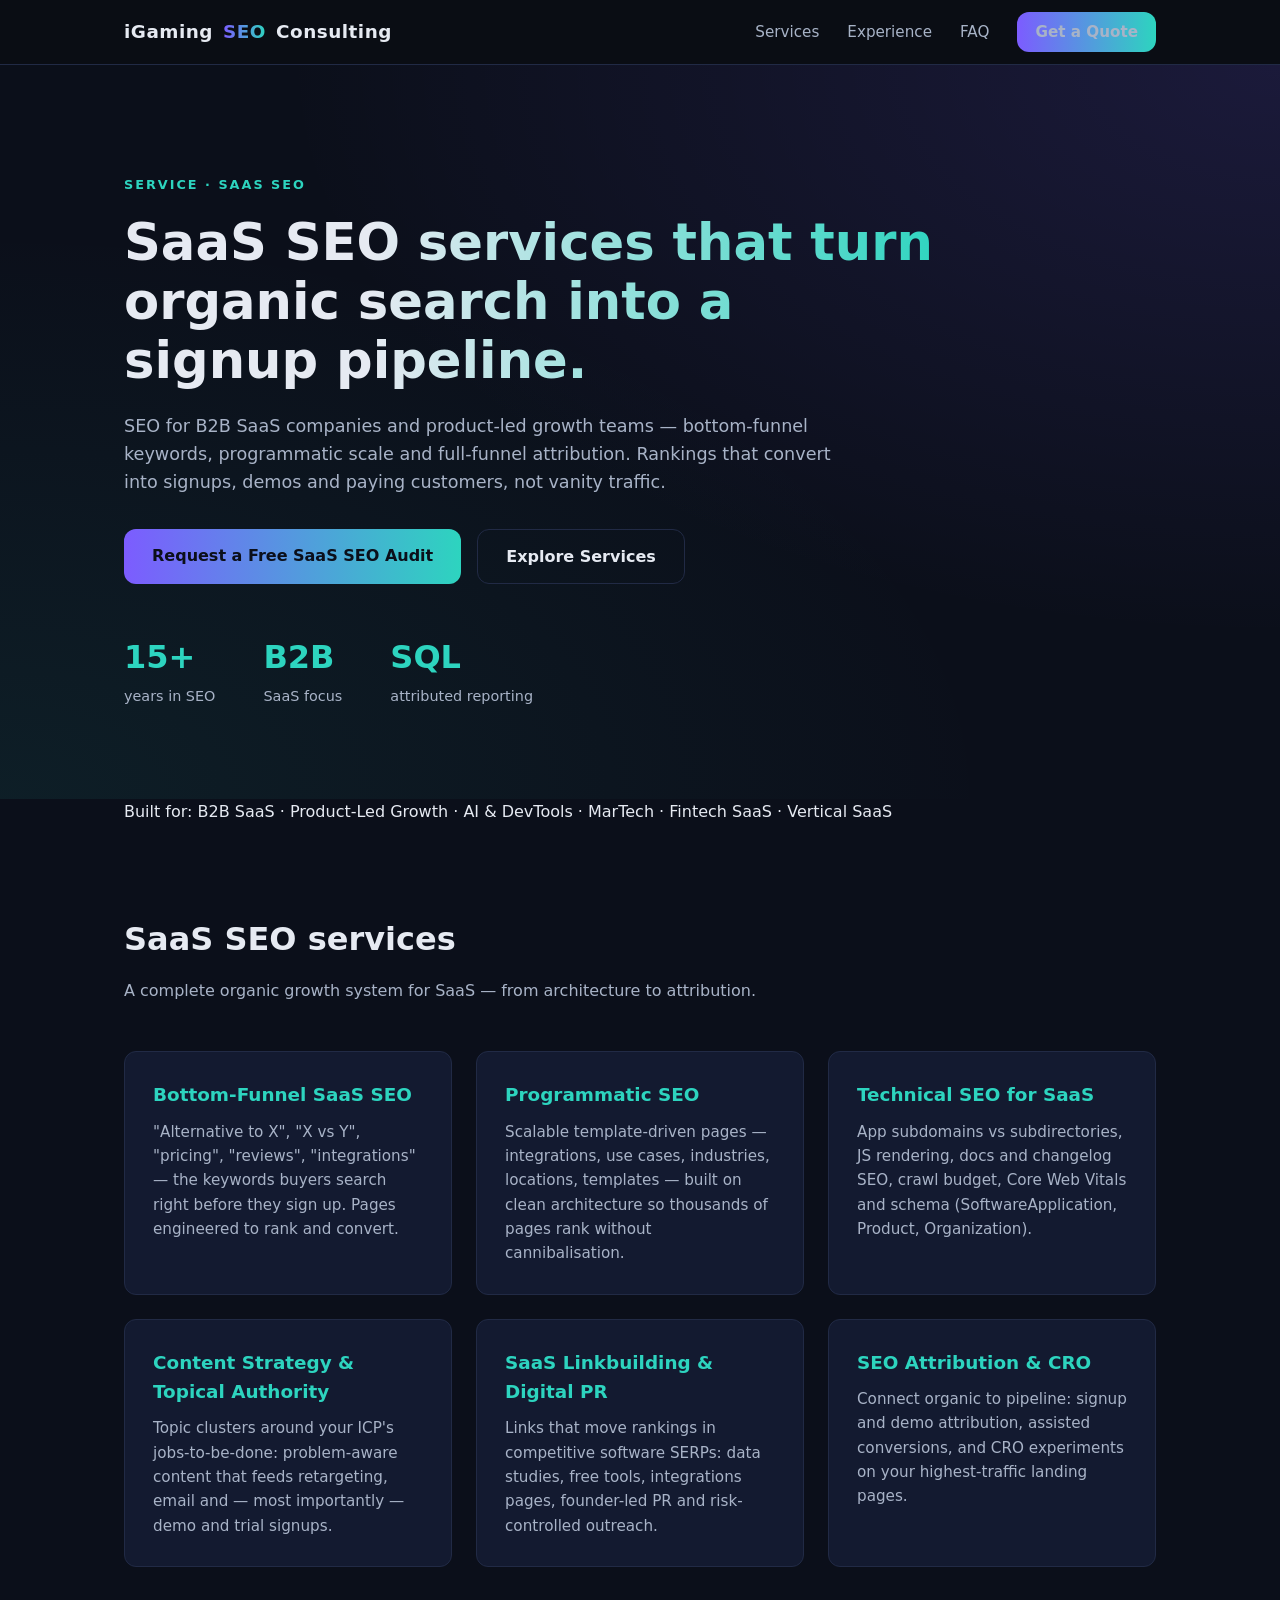
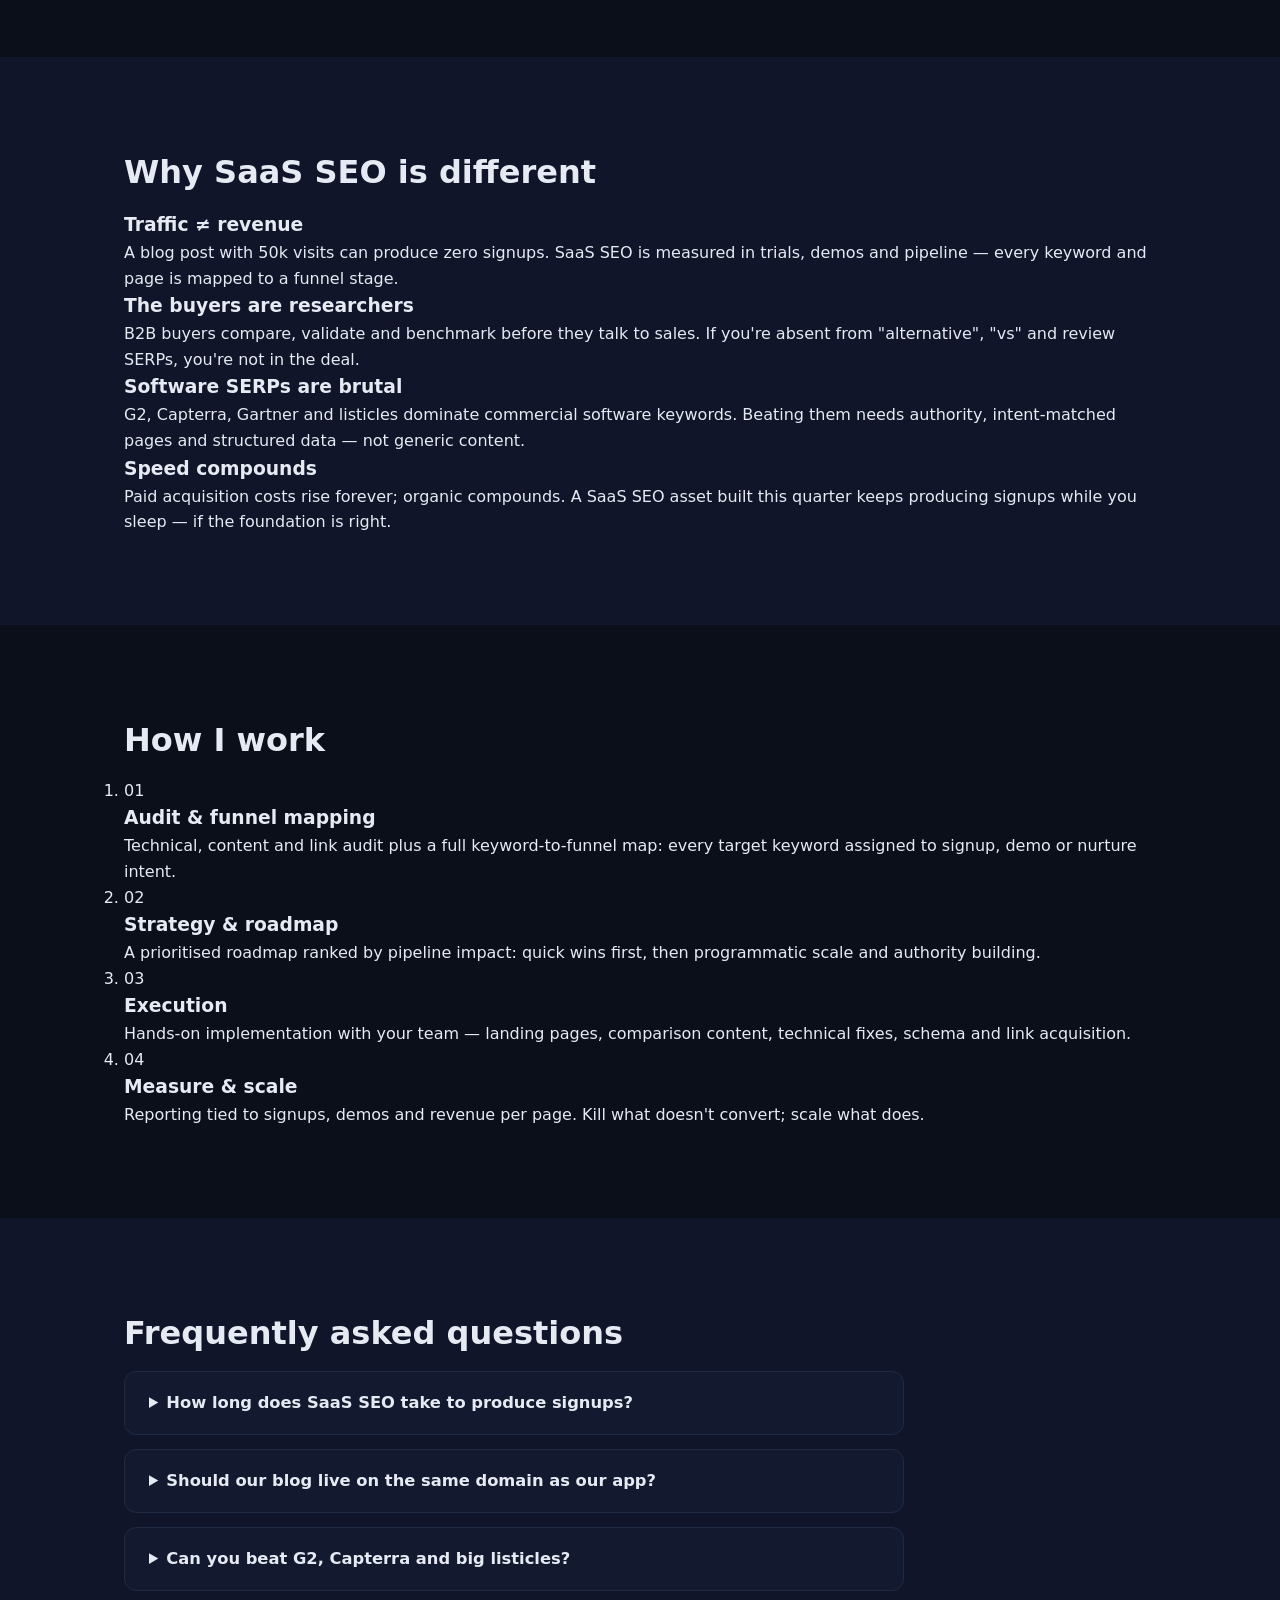
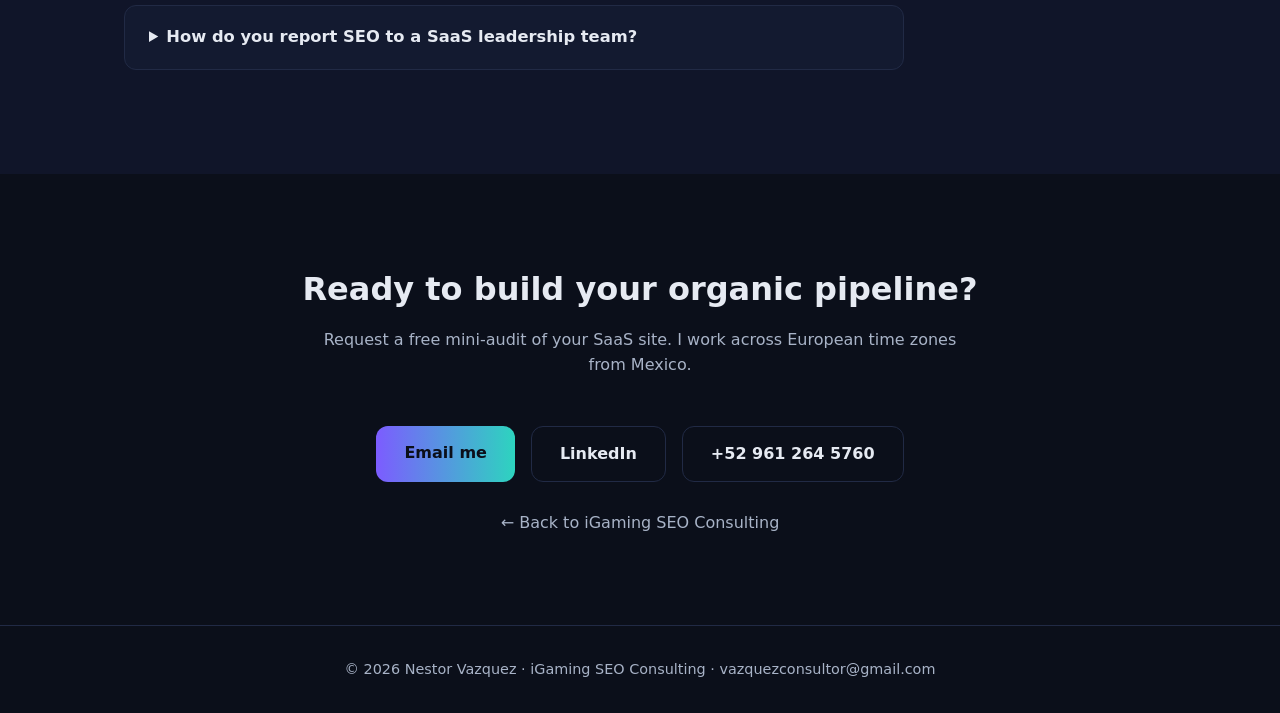
<file: saas-seo-services/index.html>
<!DOCTYPE html>
<html lang="en">
<head>
  <meta charset="UTF-8" />
  <meta name="viewport" content="width=device-width, initial-scale=1.0" />
  <title>SaaS SEO Services — Nestor Vazquez | iGaming SEO Consulting</title>
  <meta name="description" content="SaaS SEO services by Nestor Vazquez: product-led SEO for B2B SaaS — comparison and alternative keywords, programmatic SEO, signup pipeline attribution and technical SEO for apps, docs and blogs." />
  <meta property="og:title" content="SaaS SEO Services — Nestor Vazquez" />
  <meta property="og:description" content="SEO for B2B SaaS companies: bottom-funnel keywords, programmatic pages, signup attribution and scalable organic pipelines." />
  <meta property="og:type" content="website" />
  <meta property="og:url" content="https://igamingseoconsulting.pages.dev/saas-seo-services/" />
  <meta name="twitter:card" content="summary_large_image" />
  <meta name="twitter:title" content="SaaS SEO Services — Nestor Vazquez" />
  <meta name="twitter:description" content="SEO for B2B SaaS companies: bottom-funnel keywords, programmatic pages, signup attribution and scalable organic pipelines." />
  <meta name="robots" content="index, follow, max-image-preview:large" />
  <link rel="canonical" href="https://igamingseoconsulting.pages.dev/saas-seo-services/" />
  <link rel="icon" href="data:image/svg+xml,%3Csvg xmlns='http://www.w3.org/2000/svg' viewBox='0 0 100 100'%3E%3Ctext y='0.9em' font-size='90'%3E%F0%9F%8E%B0%3C/text%3E%3C/svg%3E" />
  <link rel="stylesheet" href="../styles.css" />
</head>
<body>
  <header class="site-header">
    <nav class="nav container">
      <a class="logo" href="../">iGaming<span>SEO</span>Consulting</a>
      <button class="nav-toggle" aria-label="Toggle menu" aria-expanded="false">☰</button>
      <ul class="nav-links">
        <li><a href="../#services">Services</a></li>
        <li><a href="../#experience">Experience</a></li>
        <li><a href="../#faq">FAQ</a></li>
        <li><a class="btn btn-small" href="#contact">Get a Quote</a></li>
      </ul>
    </nav>
  </header>

  <main id="top">
    <!-- HERO -->
    <section class="hero">
      <div class="container">
        <p class="eyebrow">Service · SaaS SEO</p>
        <h1>SaaS SEO services that turn organic search into a signup pipeline.</h1>
        <p class="lead">
          SEO for B2B SaaS companies and product-led growth teams — bottom-funnel keywords,
          programmatic scale and full-funnel attribution. Rankings that convert into signups,
          demos and paying customers, not vanity traffic.
        </p>
        <div class="hero-cta">
          <a class="btn" href="#contact">Request a Free SaaS SEO Audit</a>
          <a class="btn btn-ghost" href="#services">Explore Services</a>
        </div>
        <ul class="hero-stats">
          <li><strong>15+</strong><span>years in SEO</span></li>
          <li><strong>B2B</strong><span>SaaS focus</span></li>
          <li><strong>SQL</strong><span>attributed reporting</span></li>
        </ul>
      </div>
    </section>

    <!-- TRUST BAR -->
    <section class="trustbar">
      <div class="container">
        <p>Built for: B2B SaaS · Product-Led Growth · AI &amp; DevTools · MarTech · Fintech SaaS · Vertical SaaS</p>
      </div>
    </section>

    <!-- SERVICES -->
    <section id="services" class="section">
      <div class="container">
        <h2 class="section-title">SaaS SEO services</h2>
        <p class="section-sub">A complete organic growth system for SaaS — from architecture to attribution.</p>
        <div class="cards">
          <article class="card">
            <h3>Bottom-Funnel SaaS SEO</h3>
            <p>"Alternative to X", "X vs Y", "pricing", "reviews", "integrations" — the keywords buyers search right before they sign up. Pages engineered to rank and convert.</p>
          </article>
          <article class="card">
            <h3>Programmatic SEO</h3>
            <p>Scalable template-driven pages — integrations, use cases, industries, locations, templates — built on clean architecture so thousands of pages rank without cannibalisation.</p>
          </article>
          <article class="card">
            <h3>Technical SEO for SaaS</h3>
            <p>App subdomains vs subdirectories, JS rendering, docs and changelog SEO, crawl budget, Core Web Vitals and schema (SoftwareApplication, Product, Organization).</p>
          </article>
          <article class="card">
            <h3>Content Strategy &amp; Topical Authority</h3>
            <p>Topic clusters around your ICP's jobs-to-be-done: problem-aware content that feeds retargeting, email and — most importantly — demo and trial signups.</p>
          </article>
          <article class="card">
            <h3>SaaS Linkbuilding &amp; Digital PR</h3>
            <p>Links that move rankings in competitive software SERPs: data studies, free tools, integrations pages, founder-led PR and risk-controlled outreach.</p>
          </article>
          <article class="card">
            <h3>SEO Attribution &amp; CRO</h3>
            <p>Connect organic to pipeline: signup and demo attribution, assisted conversions, and CRO experiments on your highest-traffic landing pages.</p>
          </article>
        </div>
      </div>
    </section>

    <!-- WHY -->
    <section id="why" class="section section-alt">
      <div class="container">
        <h2 class="section-title">Why SaaS SEO is different</h2>
        <div class="why-grid">
          <div class="why-item">
            <h3>Traffic ≠ revenue</h3>
            <p>A blog post with 50k visits can produce zero signups. SaaS SEO is measured in trials, demos and pipeline — every keyword and page is mapped to a funnel stage.</p>
          </div>
          <div class="why-item">
            <h3>The buyers are researchers</h3>
            <p>B2B buyers compare, validate and benchmark before they talk to sales. If you're absent from "alternative", "vs" and review SERPs, you're not in the deal.</p>
          </div>
          <div class="why-item">
            <h3>Software SERPs are brutal</h3>
            <p>G2, Capterra, Gartner and listicles dominate commercial software keywords. Beating them needs authority, intent-matched pages and structured data — not generic content.</p>
          </div>
          <div class="why-item">
            <h3>Speed compounds</h3>
            <p>Paid acquisition costs rise forever; organic compounds. A SaaS SEO asset built this quarter keeps producing signups while you sleep — if the foundation is right.</p>
          </div>
        </div>
      </div>
    </section>

    <!-- PROCESS -->
    <section id="process" class="section">
      <div class="container">
        <h2 class="section-title">How I work</h2>
        <ol class="steps">
          <li>
            <span class="step-num">01</span>
            <h3>Audit &amp; funnel mapping</h3>
            <p>Technical, content and link audit plus a full keyword-to-funnel map: every target keyword assigned to signup, demo or nurture intent.</p>
          </li>
          <li>
            <span class="step-num">02</span>
            <h3>Strategy &amp; roadmap</h3>
            <p>A prioritised roadmap ranked by pipeline impact: quick wins first, then programmatic scale and authority building.</p>
          </li>
          <li>
            <span class="step-num">03</span>
            <h3>Execution</h3>
            <p>Hands-on implementation with your team — landing pages, comparison content, technical fixes, schema and link acquisition.</p>
          </li>
          <li>
            <span class="step-num">04</span>
            <h3>Measure &amp; scale</h3>
            <p>Reporting tied to signups, demos and revenue per page. Kill what doesn't convert; scale what does.</p>
          </li>
        </ol>
      </div>
    </section>

    <!-- FAQ -->
    <section id="faq" class="section section-alt">
      <div class="container">
        <h2 class="section-title">Frequently asked questions</h2>
        <div class="faq-list">
          <details>
            <summary>How long does SaaS SEO take to produce signups?</summary>
            <p>Quick wins on bottom-funnel comparison keywords can land in 2–4 months. A durable organic pipeline usually takes 6–9 months of consistent execution. B2B SaaS cycles are longer — SEO must feed the funnel, not just rank.</p>
          </details>
          <details>
            <summary>Should our blog live on the same domain as our app?</summary>
            <p>Almost always yes. Consolidating blog, docs and marketing site on one domain concentrates authority and avoids subdomain crawling/rendering issues. I assess your specific setup during the audit.</p>
          </details>
          <details>
            <summary>Can you beat G2, Capterra and big listicles?</summary>
            <p>For "best X software" queries, directories are strong — but "alternative", "vs", pricing and integration keywords are winnable, and they're closer to the signup. Strategy targets where you can actually rank and convert.</p>
          </details>
          <details>
            <summary>How do you report SEO to a SaaS leadership team?</summary>
            <p>In pipeline terms: organic signups, demo requests, assisted revenue and cost-per-acquisition versus paid channels. Rankings and traffic are diagnostics — revenue is the metric.</p>
          </details>
        </div>
      </div>
    </section>

    <!-- CONTACT -->
    <section id="contact" class="section contact">
      <div class="container">
        <h2 class="section-title">Ready to build your organic pipeline?</h2>
        <p class="section-sub">
          Request a free mini-audit of your SaaS site. I work across
          European time zones from Mexico.
        </p>
        <div class="contact-actions">
          <a class="btn" href="mailto:vazquezconsultor@gmail.com?subject=SaaS%20SEO%20Services%20Inquiry">Email me</a>
          <a class="btn btn-ghost" href="https://www.linkedin.com/in/nestorvazquez/" target="_blank" rel="noopener">LinkedIn</a>
          <a class="btn btn-ghost" href="tel:+529612645760">+52 961 264 5760</a>
        </div>
        <p class="back-link"><a href="../">← Back to iGaming SEO Consulting</a></p>
      </div>
    </section>
  </main>

  <footer class="site-footer">
    <div class="container">
      <p>© 2026 Nestor Vazquez · <a href="../">iGaming SEO Consulting</a> · vazquezconsultor@gmail.com</p>
    </div>
  </footer>

  <script type="application/ld+json">
  {
    "@context": "https://schema.org",
    "@graph": [
      {
        "@type": "ProfessionalService",
        "@id": "https://igamingseoconsulting.pages.dev/saas-seo-services/#service",
        "name": "SaaS SEO Services — Nestor Vazquez",
        "description": "SEO consulting for B2B SaaS companies: bottom-funnel SaaS SEO, programmatic SEO, technical SEO for apps and docs, content strategy, SaaS linkbuilding and SEO attribution to signup pipeline.",
        "url": "https://igamingseoconsulting.pages.dev/saas-seo-services/",
        "email": "vazquezconsultor@gmail.com",
        "telephone": "+52 961 264 5760",
        "areaServed": ["North America", "Europe", "Latin America"],
        "serviceType": ["Bottom-Funnel SaaS SEO", "Programmatic SEO", "Technical SEO for SaaS", "SaaS Content Strategy", "SaaS Linkbuilding", "SEO Attribution and CRO"],
        "parentService": { "@id": "https://igamingseoconsulting.pages.dev/#service" },
        "founder": { "@id": "https://igamingseoconsulting.pages.dev/#person" }
      },
      {
        "@type": "BreadcrumbList",
        "@id": "https://igamingseoconsulting.pages.dev/saas-seo-services/#breadcrumb",
        "itemListElement": [
          { "@type": "ListItem", "position": 1, "name": "iGaming SEO Consulting", "item": "https://igamingseoconsulting.pages.dev/" },
          { "@type": "ListItem", "position": 2, "name": "SaaS SEO Services", "item": "https://igamingseoconsulting.pages.dev/saas-seo-services/" }
        ]
      },
      {
        "@type": "FAQPage",
        "@id": "https://igamingseoconsulting.pages.dev/saas-seo-services/#faq",
        "mainEntity": [
          {
            "@type": "Question",
            "name": "How long does SaaS SEO take to produce signups?",
            "acceptedAnswer": { "@type": "Answer", "text": "Quick wins on bottom-funnel comparison keywords can land in 2–4 months. A durable organic pipeline usually takes 6–9 months of consistent execution. B2B SaaS cycles are longer — SEO must feed the funnel, not just rank." }
          },
          {
            "@type": "Question",
            "name": "Should our blog live on the same domain as our app?",
            "acceptedAnswer": { "@type": "Answer", "text": "Almost always yes. Consolidating blog, docs and marketing site on one domain concentrates authority and avoids subdomain crawling and rendering issues." }
          },
          {
            "@type": "Question",
            "name": "Can you beat G2, Capterra and big listicles?",
            "acceptedAnswer": { "@type": "Answer", "text": "For best X software queries, directories are strong — but alternative, versus, pricing and integration keywords are winnable and closer to the signup. Strategy targets where you can actually rank and convert." }
          },
          {
            "@type": "Question",
            "name": "How do you report SEO to a SaaS leadership team?",
            "acceptedAnswer": { "@type": "Answer", "text": "In pipeline terms: organic signups, demo requests, assisted revenue and cost-per-acquisition versus paid channels. Rankings and traffic are diagnostics — revenue is the metric." }
          }
        ]
      }
    ]
  }
  </script>
  <script src="../script.js"></script>
</body>
</html>
</file>
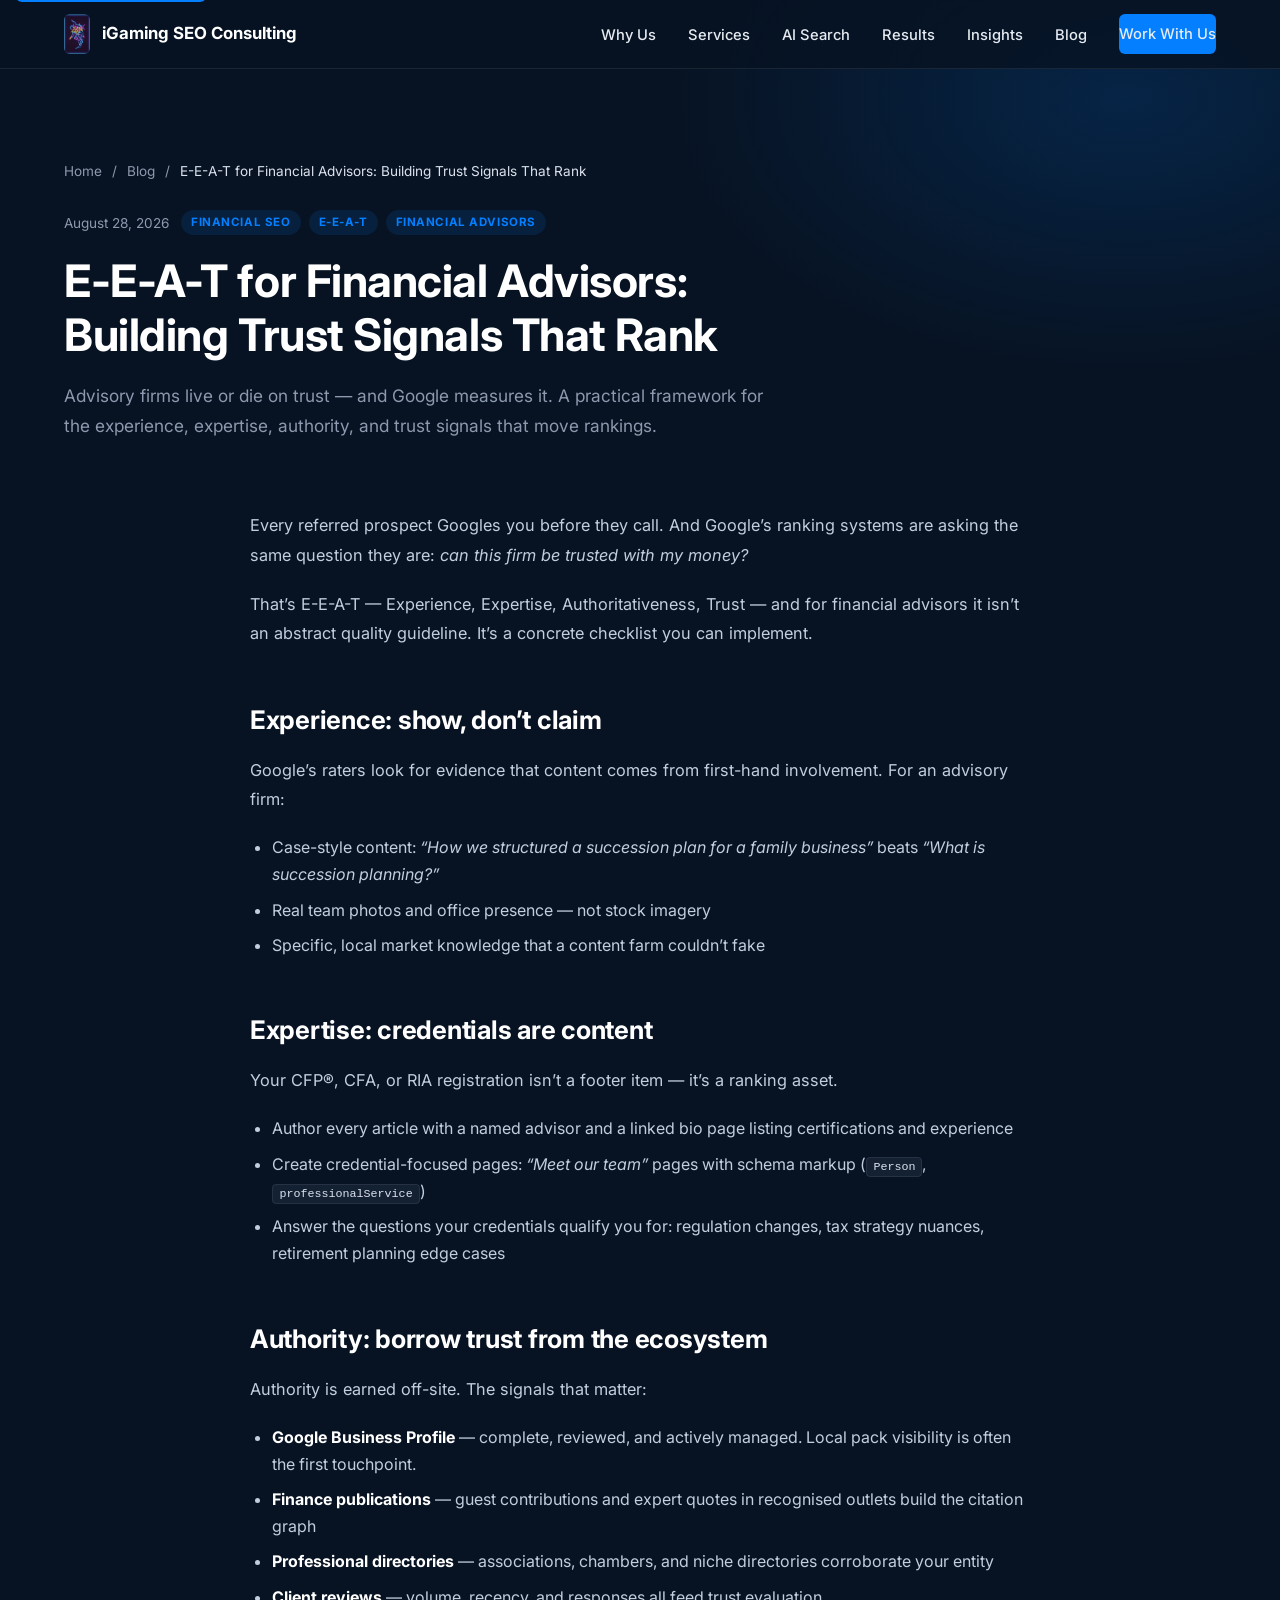
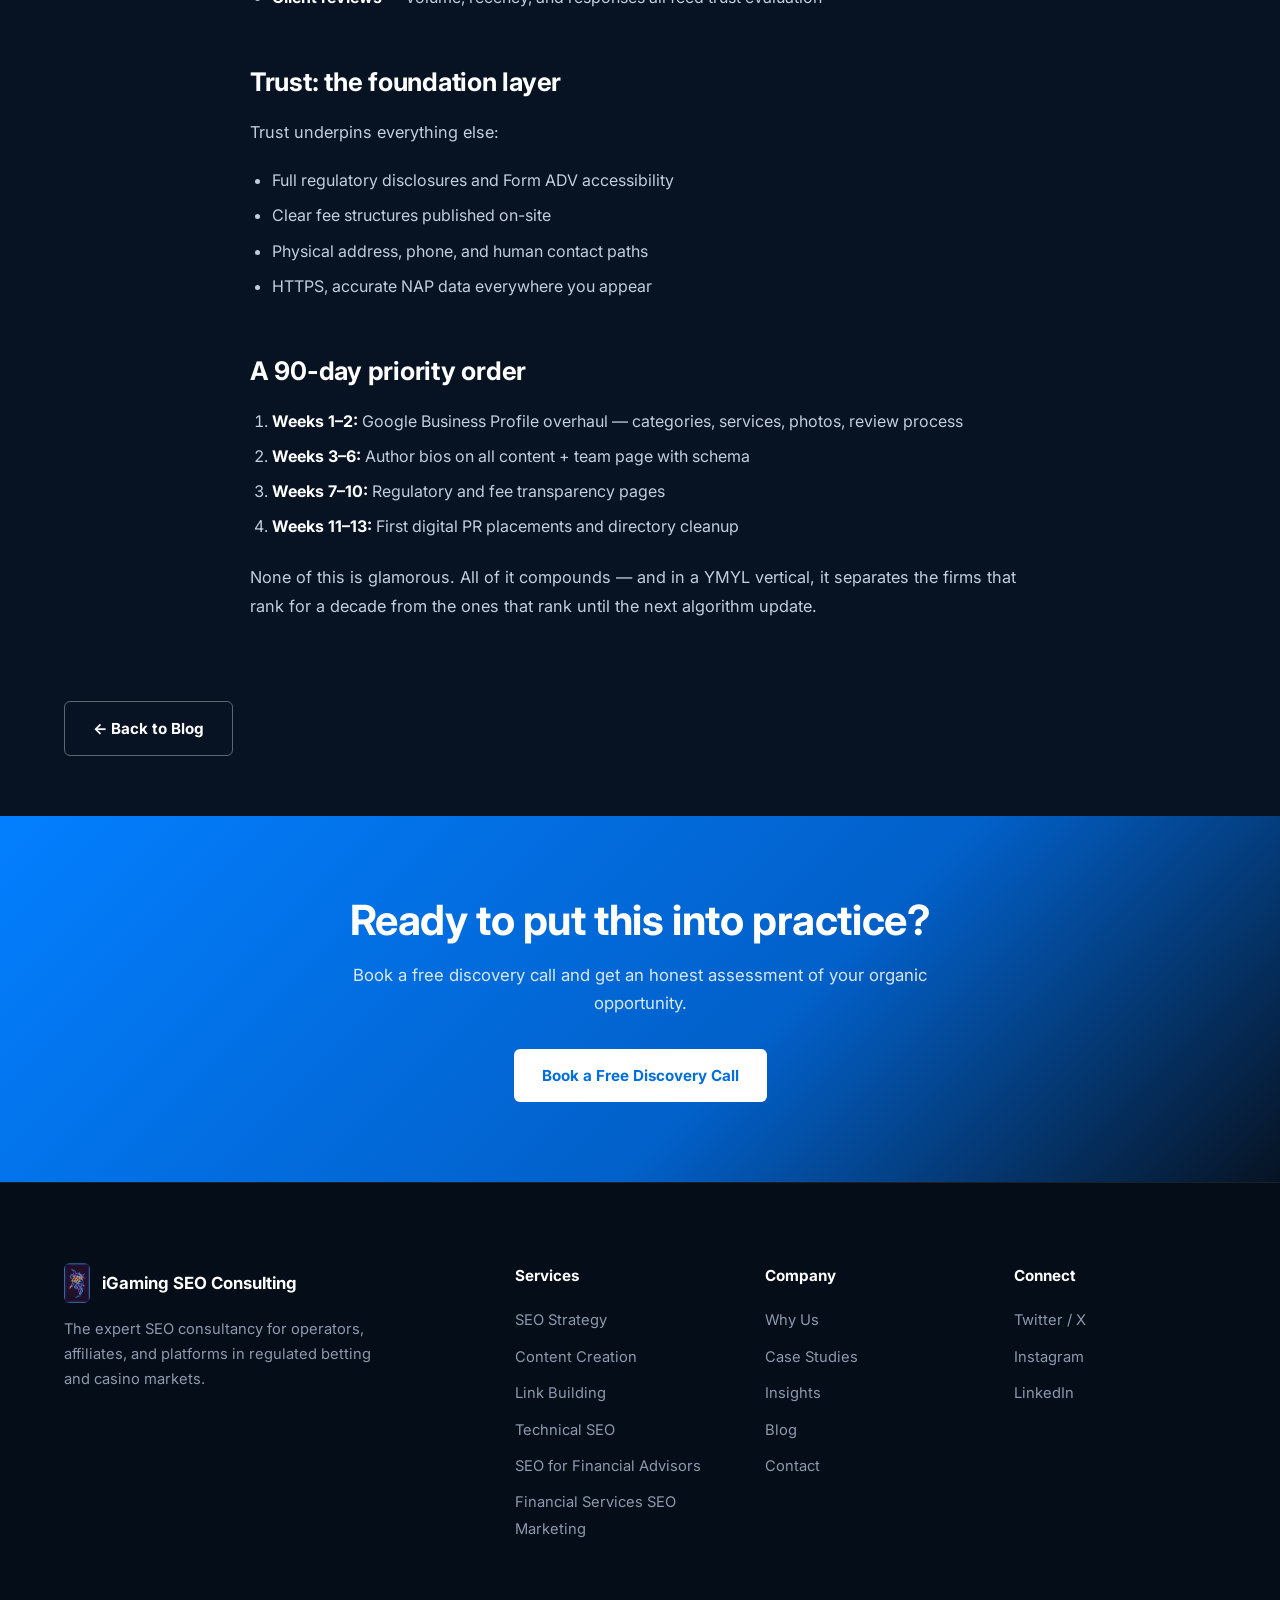
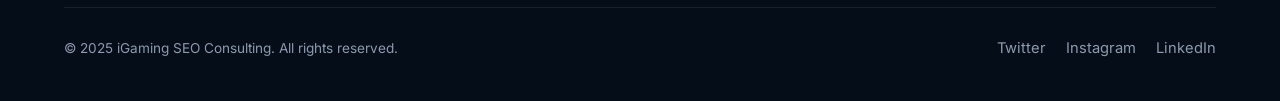
<file: blog/eeat-financial-advisors-trust-signals/index.html>
<!DOCTYPE html><html lang="en"><head><meta charset="utf-8"><meta name="viewport" content="width=device-width, initial-scale=1"><meta name="description" content="Advisory firms live or die on trust — and Google measures it. A practical framework for the experience, expertise, authority, and trust signals that move rankings."><meta name="theme-color" content="#071323"><meta property="og:title" content="E-E-A-T for Financial Advisors: Building Trust Signals That Rank | iGaming SEO Consulting"><meta property="og:description" content="Advisory firms live or die on trust — and Google measures it. A practical framework for the experience, expertise, authority, and trust signals that move rankings."><meta property="og:type" content="website"><meta property="og:url" content="https://www.igamingseoconsulting.com/blog/eeat-financial-advisors-trust-signals/"><meta name="twitter:card" content="summary_large_image"><link rel="canonical" href="https://www.igamingseoconsulting.com/blog/eeat-financial-advisors-trust-signals/"><link rel="icon" type="image/png" href="/logo.png"><!-- Fonts: Inter --><link rel="preconnect" href="https://fonts.googleapis.com"><link rel="preconnect" href="https://fonts.gstatic.com" crossorigin><link rel="preload" as="style" href="https://fonts.googleapis.com/css2?family=Inter:wght@400;500;600;700&display=swap"><link rel="stylesheet" href="https://fonts.googleapis.com/css2?family=Inter:wght@400;500;600;700&display=swap"><title>E-E-A-T for Financial Advisors: Building Trust Signals That Rank | iGaming SEO Consulting</title><script type="application/ld+json">{"@context":"https://schema.org","@type":"Article","headline":"E-E-A-T for Financial Advisors: Building Trust Signals That Rank","description":"Advisory firms live or die on trust — and Google measures it. A practical framework for the experience, expertise, authority, and trust signals that move rankings.","datePublished":"2026-08-28T00:00:00.000Z","url":"https://www.igamingseoconsulting.com/blog/eeat-financial-advisors-trust-signals/","author":{"@type":"Organization","name":"iGaming SEO Consulting","url":"https://www.igamingseoconsulting.com/"},"publisher":{"@type":"Organization","name":"iGaming SEO Consulting","url":"https://www.igamingseoconsulting.com/"}}</script><link rel="stylesheet" href="/_astro/Layout.BTM2mfBS.css"><style>.post-hero[data-astro-cid-jo55ryrt]{background:radial-gradient(700px 420px at 88% 20%, #037fff29, transparent 65%), var(--navy);padding:160px 0 50px;position:relative;overflow:hidden}.post-hero[data-astro-cid-jo55ryrt]:after{content:"";background:linear-gradient(transparent, var(--navy));pointer-events:none;height:70px;position:absolute;inset:auto 0 0}.post-hero[data-astro-cid-jo55ryrt] .container[data-astro-cid-jo55ryrt]{z-index:1;position:relative}.breadcrumb[data-astro-cid-jo55ryrt]{color:var(--slate);flex-wrap:wrap;align-items:center;gap:10px;margin-bottom:28px;font-size:.85rem;display:flex}.breadcrumb[data-astro-cid-jo55ryrt] a[data-astro-cid-jo55ryrt]{color:var(--slate);text-decoration:none}.breadcrumb[data-astro-cid-jo55ryrt] a[data-astro-cid-jo55ryrt]:hover{color:var(--blue)}.breadcrumb[data-astro-cid-jo55ryrt] [data-astro-cid-jo55ryrt][aria-current]{color:#dbe2ee}.post-meta[data-astro-cid-jo55ryrt]{flex-wrap:wrap;align-items:center;gap:12px;margin-bottom:20px;display:flex}.post-meta[data-astro-cid-jo55ryrt] time[data-astro-cid-jo55ryrt]{color:var(--slate);font-size:.85rem}.tag-list[data-astro-cid-jo55ryrt]{flex-wrap:wrap;gap:8px;list-style:none;display:flex}.tag-list[data-astro-cid-jo55ryrt] li[data-astro-cid-jo55ryrt]{text-transform:uppercase;letter-spacing:.05em;color:var(--blue);background:var(--blue-soft);border-radius:999px;padding:3px 10px;font-size:.72rem;font-weight:700}.post-hero[data-astro-cid-jo55ryrt] h1[data-astro-cid-jo55ryrt]{text-wrap:balance;max-width:860px;margin-bottom:18px;font-size:clamp(1.8rem,4vw,2.8rem)}.post-sub[data-astro-cid-jo55ryrt]{color:var(--slate);max-width:720px;font-size:1.08rem;line-height:1.75}.post-body[data-astro-cid-jo55ryrt]{padding:20px 0 40px}.prose[data-astro-cid-jo55ryrt]{max-width:780px}.prose[data-astro-cid-jo55ryrt] h2{margin:2.2em 0 .8em;font-size:1.6rem}.prose[data-astro-cid-jo55ryrt] h3{margin:1.8em 0 .6em;font-size:1.2rem}.prose[data-astro-cid-jo55ryrt] p{color:#c3cddd;margin-bottom:1.2em;font-size:1.02rem;line-height:1.8}.prose[data-astro-cid-jo55ryrt] a{color:var(--blue)}.prose[data-astro-cid-jo55ryrt] a:hover{text-decoration:underline}.prose[data-astro-cid-jo55ryrt] strong{color:var(--white)}.prose[data-astro-cid-jo55ryrt] ul,.prose[data-astro-cid-jo55ryrt] ol{color:#c3cddd;margin:0 0 1.4em 1.4em}.prose[data-astro-cid-jo55ryrt] li{margin-bottom:.5em;line-height:1.7}.prose[data-astro-cid-jo55ryrt] blockquote{border-left:3px solid var(--blue);color:var(--slate);margin:1.6em 0;padding-left:18px;font-style:italic}.prose[data-astro-cid-jo55ryrt] code{background:var(--navy-3);border:1px solid var(--border);color:#dbe2ee;border-radius:4px;padding:2px 6px;font-size:.9em}.prose[data-astro-cid-jo55ryrt] img{border-radius:var(--radius);max-width:100%;margin:1.6em 0}.prose[data-astro-cid-jo55ryrt] table{border-collapse:collapse;width:100%;margin:1.6em 0;font-size:.95rem;display:block;overflow-x:auto}.prose[data-astro-cid-jo55ryrt] th,.prose[data-astro-cid-jo55ryrt] td{text-align:left;border:1px solid var(--border);color:#c3cddd;padding:12px 16px;line-height:1.5}.prose[data-astro-cid-jo55ryrt] th{background:var(--navy-3);color:var(--white);white-space:nowrap;font-weight:700}.prose[data-astro-cid-jo55ryrt] td:first-child{color:var(--white);font-weight:600}.post-footer-nav[data-astro-cid-jo55ryrt]{padding:20px 0 0}.cta-band[data-astro-cid-jo55ryrt]{text-align:center;background:linear-gradient(135deg,#037fff 0%,#0260c9 60%,#071323 100%);margin-top:60px;padding:80px 0}.cta-inner[data-astro-cid-jo55ryrt] h2[data-astro-cid-jo55ryrt]{color:#fff;margin-bottom:16px}.cta-inner[data-astro-cid-jo55ryrt] p[data-astro-cid-jo55ryrt]{color:#ffffffd9;max-width:620px;margin:0 auto 32px;font-size:1.05rem}
</style></head><body><a href="#main" class="skip-link">Skip to main content</a><header><div class="container nav"><a class="brand" href="/" aria-label="iGaming SEO Consulting home"><img src="/joker-card.png" alt="" aria-hidden="true">iGaming SEO Consulting</a><button class="nav-toggle" aria-label="Toggle navigation menu" aria-expanded="false" aria-controls="primary-nav" type="button"><svg width="24" height="24" viewBox="0 0 24 24" fill="none" stroke="currentColor" stroke-width="2" stroke-linecap="round" stroke-linejoin="round" aria-hidden="true"><line x1="3" y1="6" x2="21" y2="6"></line><line x1="3" y1="12" x2="21" y2="12"></line><line x1="3" y1="18" x2="21" y2="18"></line></svg></button><nav><ul class="nav-links" id="primary-nav" role="menubar"><li role="none"><a href="/#why-us" role="menuitem">Why Us</a></li><li role="none"><a href="/#services" role="menuitem">Services</a></li><li role="none"><a href="/#ai-search" role="menuitem">AI Search</a></li><li role="none"><a href="/#results" role="menuitem">Results</a></li><li role="none"><a href="/#insights" role="menuitem">Insights</a></li><li role="none"><a href="/blog/" role="menuitem">Blog</a></li><li role="none" class="cta-li"><a href="/#contact" class="btn btn-blue nav-cta" role="menuitem">Work With Us</a></li></ul></nav></div></header><main id="main"><article class="post-hero" data-astro-cid-jo55ryrt><div class="container" data-astro-cid-jo55ryrt><nav class="breadcrumb" aria-label="Breadcrumb" data-astro-cid-jo55ryrt><a href="/" data-astro-cid-jo55ryrt>Home</a><span aria-hidden="true" data-astro-cid-jo55ryrt>/</span><a href="/blog/" data-astro-cid-jo55ryrt>Blog</a><span aria-hidden="true" data-astro-cid-jo55ryrt>/</span><span aria-current="page" data-astro-cid-jo55ryrt>E-E-A-T for Financial Advisors: Building Trust Signals That Rank</span></nav><div class="post-meta" data-astro-cid-jo55ryrt><time datetime="2026-08-28T00:00:00.000Z" data-astro-cid-jo55ryrt>August 28, 2026</time><ul class="tag-list" aria-label="Tags" data-astro-cid-jo55ryrt><li data-astro-cid-jo55ryrt>Financial SEO</li><li data-astro-cid-jo55ryrt>E-E-A-T</li><li data-astro-cid-jo55ryrt>Financial Advisors</li></ul></div><h1 data-astro-cid-jo55ryrt>E-E-A-T for Financial Advisors: Building Trust Signals That Rank</h1><p class="post-sub" data-astro-cid-jo55ryrt>Advisory firms live or die on trust — and Google measures it. A practical framework for the experience, expertise, authority, and trust signals that move rankings.</p></div></article><div class="post-body" data-astro-cid-jo55ryrt><div class="container prose" data-astro-cid-jo55ryrt><p>Every referred prospect Googles you before they call. And Google’s ranking systems are asking the same question they are: <em>can this firm be trusted with my money?</em></p>
<p>That’s E-E-A-T — Experience, Expertise, Authoritativeness, Trust — and for financial advisors it isn’t an abstract quality guideline. It’s a concrete checklist you can implement.</p>
<h2 id="experience-show-dont-claim">Experience: show, don’t claim</h2>
<p>Google’s raters look for evidence that content comes from first-hand involvement. For an advisory firm:</p>
<ul>
<li>Case-style content: <em>“How we structured a succession plan for a family business”</em> beats <em>“What is succession planning?”</em></li>
<li>Real team photos and office presence — not stock imagery</li>
<li>Specific, local market knowledge that a content farm couldn’t fake</li>
</ul>
<h2 id="expertise-credentials-are-content">Expertise: credentials are content</h2>
<p>Your CFP®, CFA, or RIA registration isn’t a footer item — it’s a ranking asset.</p>
<ul>
<li>Author every article with a named advisor and a linked bio page listing certifications and experience</li>
<li>Create credential-focused pages: <em>“Meet our team”</em> pages with schema markup (<code>Person</code>, <code>professionalService</code>)</li>
<li>Answer the questions your credentials qualify you for: regulation changes, tax strategy nuances, retirement planning edge cases</li>
</ul>
<h2 id="authority-borrow-trust-from-the-ecosystem">Authority: borrow trust from the ecosystem</h2>
<p>Authority is earned off-site. The signals that matter:</p>
<ul>
<li><strong>Google Business Profile</strong> — complete, reviewed, and actively managed. Local pack visibility is often the first touchpoint.</li>
<li><strong>Finance publications</strong> — guest contributions and expert quotes in recognised outlets build the citation graph</li>
<li><strong>Professional directories</strong> — associations, chambers, and niche directories corroborate your entity</li>
<li><strong>Client reviews</strong> — volume, recency, and responses all feed trust evaluation</li>
</ul>
<h2 id="trust-the-foundation-layer">Trust: the foundation layer</h2>
<p>Trust underpins everything else:</p>
<ul>
<li>Full regulatory disclosures and Form ADV accessibility</li>
<li>Clear fee structures published on-site</li>
<li>Physical address, phone, and human contact paths</li>
<li>HTTPS, accurate NAP data everywhere you appear</li>
</ul>
<h2 id="a-90-day-priority-order">A 90-day priority order</h2>
<ol>
<li><strong>Weeks 1–2:</strong> Google Business Profile overhaul — categories, services, photos, review process</li>
<li><strong>Weeks 3–6:</strong> Author bios on all content + team page with schema</li>
<li><strong>Weeks 7–10:</strong> Regulatory and fee transparency pages</li>
<li><strong>Weeks 11–13:</strong> First digital PR placements and directory cleanup</li>
</ol>
<p>None of this is glamorous. All of it compounds — and in a YMYL vertical, it separates the firms that rank for a decade from the ones that rank until the next algorithm update.</p>
</div></div><section class="post-footer-nav" data-astro-cid-jo55ryrt><div class="container" data-astro-cid-jo55ryrt><a href="/blog/" class="btn btn-outline" data-astro-cid-jo55ryrt>← Back to Blog</a></div></section><section class="cta-band" data-astro-cid-jo55ryrt><div class="container cta-inner" data-astro-cid-jo55ryrt><h2 data-astro-cid-jo55ryrt>Ready to put this into practice?</h2><p data-astro-cid-jo55ryrt>Book a free discovery call and get an honest assessment of your organic opportunity.</p><a href="https://calendly.com/seo4latam/igaming-seo" target="_blank" rel="noopener" class="btn btn-white" data-astro-cid-jo55ryrt>Book a Free Discovery Call</a></div></section></main><footer><div class="container"><div class="footer-grid"><div class="footer-brand"><a class="brand" href="/" aria-label="iGaming SEO Consulting home"><img src="/joker-card.png" alt="" aria-hidden="true">iGaming SEO Consulting</a><p>The expert SEO consultancy for operators, affiliates, and platforms in regulated betting and casino markets.</p></div><div><h4>Services</h4><ul><li><a href="/#services">SEO Strategy</a></li><li><a href="/#services">Content Creation</a></li><li><a href="/#services">Link Building</a></li><li><a href="/#services">Technical SEO</a></li><li><a href="/services/seo-financial-advisors">SEO for Financial Advisors</a></li><li><a href="/services/financial-services-seo-marketing">Financial Services SEO Marketing</a></li></ul></div><div><h4>Company</h4><ul><li><a href="/#why-us">Why Us</a></li><li><a href="/#results">Case Studies</a></li><li><a href="/#insights">Insights</a></li><li><a href="/blog/">Blog</a></li><li><a href="/#contact">Contact</a></li></ul></div><div><h4>Connect</h4><ul><li><a href="https://twitter.com/seonestor" target="_blank" rel="noopener">Twitter / X</a></li><li><a href="https://www.instagram.com/seonestor/" target="_blank" rel="noopener">Instagram</a></li><li><a href="https://www.linkedin.com/in/nestorvazquez/" target="_blank" rel="noopener">LinkedIn</a></li></ul></div></div><div class="footer-bottom"><span>© 2025 iGaming SEO Consulting. All rights reserved.</span><div class="socials"><a href="https://twitter.com/seonestor" target="_blank" rel="noopener">Twitter</a><a href="https://www.instagram.com/seonestor/" target="_blank" rel="noopener">Instagram</a><a href="https://www.linkedin.com/in/nestorvazquez/" target="_blank" rel="noopener">LinkedIn</a></div></div></div></footer><!-- Mobile sticky CTA bar --><nav class="mobile-cta-bar" aria-label="Mobile contact options"><a class="mobile-cta-bar__item" href="https://calendly.com/seo4latam/igaming-seo" target="_blank" rel="noopener" aria-label="Book a call"><svg viewBox="0 0 512 512" aria-hidden="true"><path d="M448 64H64C28.7 64 0 92.7 0 128v256c0 35.3 28.7 64 64 64h384c35.3 0 64-28.7 64-64V128c0-35.3-28.7-64-64-64zM48 112h416c8.8 0 16 7.2 16 16v48H32v-48c0-8.8 7.2-16 16-16zm432 272c0 8.8-7.2 16-16 16H64c-8.8 0-16-7.2-16-16V192h432v192zM160 352h-32c-8.8 0-16-7.2-16-16s7.2-16 16-16h32c8.8 0 16 7.2 16 16s-7.2 16-16 16zm0-64h-32c-8.8 0-16-7.2-16-16s7.2-16 16-16h32c8.8 0 16 7.2 16 16s-7.2 16-16 16zm0-64h-32c-8.8 0-16-7.2-16-16s7.2-16 16-16h32c8.8 0 16 7.2 16 16s-7.2 16-16 16zm96 128h-32c-8.8 0-16-7.2-16-16s7.2-16 16-16h32c8.8 0 16 7.2 16 16s-7.2 16-16 16zm0-64h-32c-8.8 0-16-7.2-16-16s7.2-16 16-16h32c8.8 0 16 7.2 16 16s-7.2 16-16 16zm0-64h-32c-8.8 0-16-7.2-16-16s7.2-16 16-16h32c8.8 0 16 7.2 16 16s-7.2 16-16 16zm96 128h-32c-8.8 0-16-7.2-16-16s7.2-16 16-16h32c8.8 0 16 7.2 16 16s-7.2 16-16 16zm0-64h-32c-8.8 0-16-7.2-16-16s7.2-16 16-16h32c8.8 0 16 7.2 16 16s-7.2 16-16 16zm0-64h-32c-8.8 0-16-7.2-16-16s7.2-16 16-16h32c8.8 0 16 7.2 16 16s-7.2 16-16 16z"></path></svg><span>Book</span></a><a class="mobile-cta-bar__item mobile-cta-bar__item--primary" href="tel:+17379376374" aria-label="Call us"><svg viewBox="0 0 512 512" aria-hidden="true"><path d="M497.39 361.8l-112-48a24 24 0 0 0-28 6.9l-49.6 60.6A370.66 370.66 0 0 1 130.6 204.11l60.6-49.6a23.94 23.94 0 0 0 6.9-28l-48-112A24.16 24.16 0 0 0 122.6.61l-104 24A24 24 0 0 0 0 48c0 256.5 207.9 464 464 464a24 24 0 0 0 23.4-18.6l24-104a24.29 24.29 0 0 0-14.01-27.6z"></path></svg><span>Call</span></a><a class="mobile-cta-bar__item" href="mailto:hello@igamingseoconsulting.com" aria-label="Email us"><svg viewBox="0 0 512 512" aria-hidden="true"><path d="M502.3 190.8c3.9-3.1 9.7-.2 9.7 4.7V400c0 26.5-21.5 48-48 48H48c-26.5 0-48-21.5-48-48V195.6c0-5 5.7-7.8 9.7-4.7 22.4 17.6 52 39.9 153.9 115.6 21.2 15.4 56.9 47.8 92.4 47.6 35.6.2 71.6-32.8 92.4-47.6 101.8-75.5 131.4-98.1 153.9-115.7zM256 320c23.5.2 57.4-29.5 74.6-41.9C416.1 207.2 427.4 198.7 448 182.6V128c0-8.8-7.2-16-16-16H80c-8.8 0-16 7.2-16 16v54.6c20.6 16.1 31.9 24.6 117.4 95.6 17.2 12.4 51.1 42.1 74.6 41.9z"></path></svg><span>Email</span></a></nav><script>
      // Mobile nav toggle
      (function () {
        const toggle = document.querySelector(".nav-toggle");
        const nav = document.getElementById("primary-nav");
        if (!toggle || !nav) return;

        toggle.addEventListener("click", function () {
          const isOpen = nav.classList.toggle("open");
          toggle.setAttribute("aria-expanded", String(isOpen));
        });

        // Close mobile nav when clicking a link
        nav.querySelectorAll("a").forEach(function (link) {
          link.addEventListener("click", function () {
            nav.classList.remove("open");
            toggle.setAttribute("aria-expanded", "false");
          });
        });
      })();
    </script></body></html>
</file>
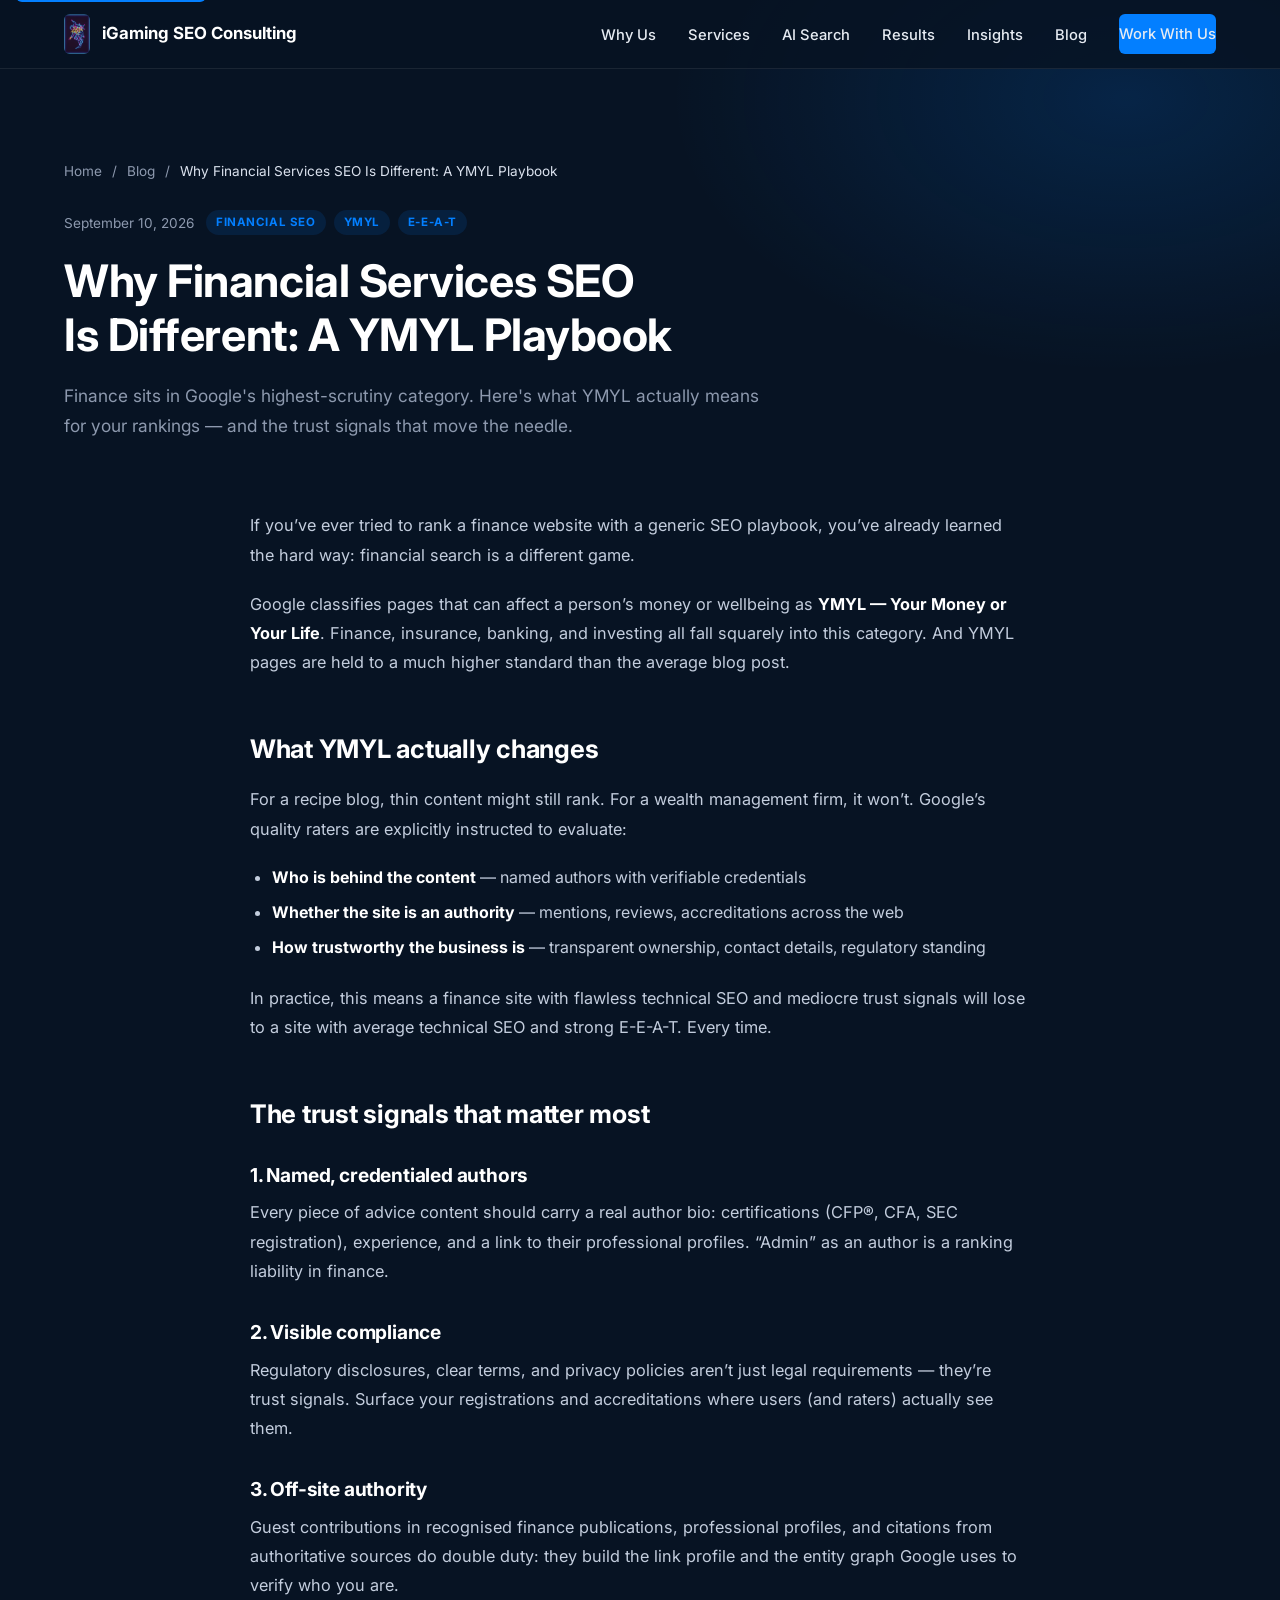
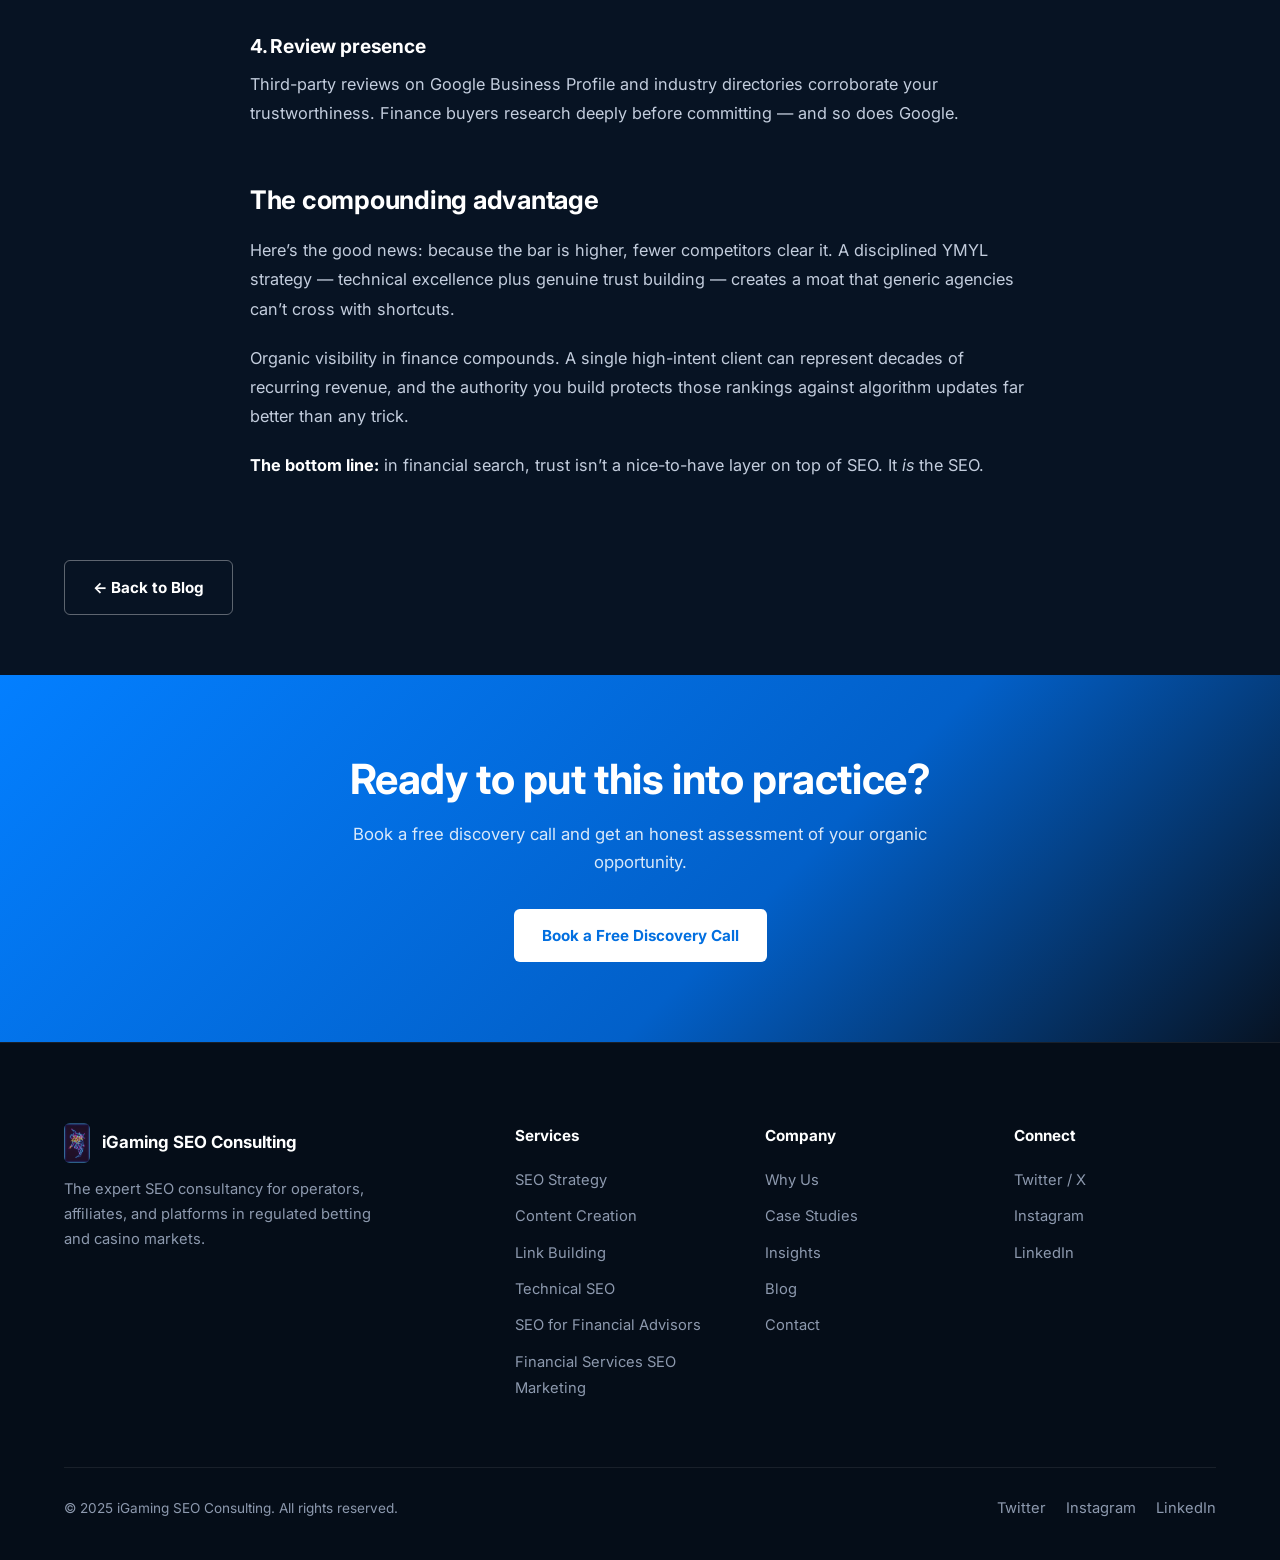
<file: blog/financial-services-seo-ymyl-playbook/index.html>
<!DOCTYPE html><html lang="en"><head><meta charset="utf-8"><meta name="viewport" content="width=device-width, initial-scale=1"><meta name="description" content="Finance sits in Google's highest-scrutiny category. Here's what YMYL actually means for your rankings — and the trust signals that move the needle."><meta name="theme-color" content="#071323"><meta property="og:title" content="Why Financial Services SEO Is Different: A YMYL Playbook | iGaming SEO Consulting"><meta property="og:description" content="Finance sits in Google's highest-scrutiny category. Here's what YMYL actually means for your rankings — and the trust signals that move the needle."><meta property="og:type" content="website"><meta property="og:url" content="https://www.igamingseoconsulting.com/blog/financial-services-seo-ymyl-playbook/"><meta name="twitter:card" content="summary_large_image"><link rel="canonical" href="https://www.igamingseoconsulting.com/blog/financial-services-seo-ymyl-playbook/"><link rel="icon" type="image/png" href="/logo.png"><!-- Fonts: Inter --><link rel="preconnect" href="https://fonts.googleapis.com"><link rel="preconnect" href="https://fonts.gstatic.com" crossorigin><link rel="preload" as="style" href="https://fonts.googleapis.com/css2?family=Inter:wght@400;500;600;700&display=swap"><link rel="stylesheet" href="https://fonts.googleapis.com/css2?family=Inter:wght@400;500;600;700&display=swap"><title>Why Financial Services SEO Is Different: A YMYL Playbook | iGaming SEO Consulting</title><script type="application/ld+json">{"@context":"https://schema.org","@type":"Article","headline":"Why Financial Services SEO Is Different: A YMYL Playbook","description":"Finance sits in Google's highest-scrutiny category. Here's what YMYL actually means for your rankings — and the trust signals that move the needle.","datePublished":"2026-09-10T00:00:00.000Z","url":"https://www.igamingseoconsulting.com/blog/financial-services-seo-ymyl-playbook/","author":{"@type":"Organization","name":"iGaming SEO Consulting","url":"https://www.igamingseoconsulting.com/"},"publisher":{"@type":"Organization","name":"iGaming SEO Consulting","url":"https://www.igamingseoconsulting.com/"}}</script><link rel="stylesheet" href="/_astro/Layout.BTM2mfBS.css"><style>.post-hero[data-astro-cid-jo55ryrt]{background:radial-gradient(700px 420px at 88% 20%, #037fff29, transparent 65%), var(--navy);padding:160px 0 50px;position:relative;overflow:hidden}.post-hero[data-astro-cid-jo55ryrt]:after{content:"";background:linear-gradient(transparent, var(--navy));pointer-events:none;height:70px;position:absolute;inset:auto 0 0}.post-hero[data-astro-cid-jo55ryrt] .container[data-astro-cid-jo55ryrt]{z-index:1;position:relative}.breadcrumb[data-astro-cid-jo55ryrt]{color:var(--slate);flex-wrap:wrap;align-items:center;gap:10px;margin-bottom:28px;font-size:.85rem;display:flex}.breadcrumb[data-astro-cid-jo55ryrt] a[data-astro-cid-jo55ryrt]{color:var(--slate);text-decoration:none}.breadcrumb[data-astro-cid-jo55ryrt] a[data-astro-cid-jo55ryrt]:hover{color:var(--blue)}.breadcrumb[data-astro-cid-jo55ryrt] [data-astro-cid-jo55ryrt][aria-current]{color:#dbe2ee}.post-meta[data-astro-cid-jo55ryrt]{flex-wrap:wrap;align-items:center;gap:12px;margin-bottom:20px;display:flex}.post-meta[data-astro-cid-jo55ryrt] time[data-astro-cid-jo55ryrt]{color:var(--slate);font-size:.85rem}.tag-list[data-astro-cid-jo55ryrt]{flex-wrap:wrap;gap:8px;list-style:none;display:flex}.tag-list[data-astro-cid-jo55ryrt] li[data-astro-cid-jo55ryrt]{text-transform:uppercase;letter-spacing:.05em;color:var(--blue);background:var(--blue-soft);border-radius:999px;padding:3px 10px;font-size:.72rem;font-weight:700}.post-hero[data-astro-cid-jo55ryrt] h1[data-astro-cid-jo55ryrt]{text-wrap:balance;max-width:860px;margin-bottom:18px;font-size:clamp(1.8rem,4vw,2.8rem)}.post-sub[data-astro-cid-jo55ryrt]{color:var(--slate);max-width:720px;font-size:1.08rem;line-height:1.75}.post-body[data-astro-cid-jo55ryrt]{padding:20px 0 40px}.prose[data-astro-cid-jo55ryrt]{max-width:780px}.prose[data-astro-cid-jo55ryrt] h2{margin:2.2em 0 .8em;font-size:1.6rem}.prose[data-astro-cid-jo55ryrt] h3{margin:1.8em 0 .6em;font-size:1.2rem}.prose[data-astro-cid-jo55ryrt] p{color:#c3cddd;margin-bottom:1.2em;font-size:1.02rem;line-height:1.8}.prose[data-astro-cid-jo55ryrt] a{color:var(--blue)}.prose[data-astro-cid-jo55ryrt] a:hover{text-decoration:underline}.prose[data-astro-cid-jo55ryrt] strong{color:var(--white)}.prose[data-astro-cid-jo55ryrt] ul,.prose[data-astro-cid-jo55ryrt] ol{color:#c3cddd;margin:0 0 1.4em 1.4em}.prose[data-astro-cid-jo55ryrt] li{margin-bottom:.5em;line-height:1.7}.prose[data-astro-cid-jo55ryrt] blockquote{border-left:3px solid var(--blue);color:var(--slate);margin:1.6em 0;padding-left:18px;font-style:italic}.prose[data-astro-cid-jo55ryrt] code{background:var(--navy-3);border:1px solid var(--border);color:#dbe2ee;border-radius:4px;padding:2px 6px;font-size:.9em}.prose[data-astro-cid-jo55ryrt] img{border-radius:var(--radius);max-width:100%;margin:1.6em 0}.prose[data-astro-cid-jo55ryrt] table{border-collapse:collapse;width:100%;margin:1.6em 0;font-size:.95rem;display:block;overflow-x:auto}.prose[data-astro-cid-jo55ryrt] th,.prose[data-astro-cid-jo55ryrt] td{text-align:left;border:1px solid var(--border);color:#c3cddd;padding:12px 16px;line-height:1.5}.prose[data-astro-cid-jo55ryrt] th{background:var(--navy-3);color:var(--white);white-space:nowrap;font-weight:700}.prose[data-astro-cid-jo55ryrt] td:first-child{color:var(--white);font-weight:600}.post-footer-nav[data-astro-cid-jo55ryrt]{padding:20px 0 0}.cta-band[data-astro-cid-jo55ryrt]{text-align:center;background:linear-gradient(135deg,#037fff 0%,#0260c9 60%,#071323 100%);margin-top:60px;padding:80px 0}.cta-inner[data-astro-cid-jo55ryrt] h2[data-astro-cid-jo55ryrt]{color:#fff;margin-bottom:16px}.cta-inner[data-astro-cid-jo55ryrt] p[data-astro-cid-jo55ryrt]{color:#ffffffd9;max-width:620px;margin:0 auto 32px;font-size:1.05rem}
</style></head><body><a href="#main" class="skip-link">Skip to main content</a><header><div class="container nav"><a class="brand" href="/" aria-label="iGaming SEO Consulting home"><img src="/joker-card.png" alt="" aria-hidden="true">iGaming SEO Consulting</a><button class="nav-toggle" aria-label="Toggle navigation menu" aria-expanded="false" aria-controls="primary-nav" type="button"><svg width="24" height="24" viewBox="0 0 24 24" fill="none" stroke="currentColor" stroke-width="2" stroke-linecap="round" stroke-linejoin="round" aria-hidden="true"><line x1="3" y1="6" x2="21" y2="6"></line><line x1="3" y1="12" x2="21" y2="12"></line><line x1="3" y1="18" x2="21" y2="18"></line></svg></button><nav><ul class="nav-links" id="primary-nav" role="menubar"><li role="none"><a href="/#why-us" role="menuitem">Why Us</a></li><li role="none"><a href="/#services" role="menuitem">Services</a></li><li role="none"><a href="/#ai-search" role="menuitem">AI Search</a></li><li role="none"><a href="/#results" role="menuitem">Results</a></li><li role="none"><a href="/#insights" role="menuitem">Insights</a></li><li role="none"><a href="/blog/" role="menuitem">Blog</a></li><li role="none" class="cta-li"><a href="/#contact" class="btn btn-blue nav-cta" role="menuitem">Work With Us</a></li></ul></nav></div></header><main id="main"><article class="post-hero" data-astro-cid-jo55ryrt><div class="container" data-astro-cid-jo55ryrt><nav class="breadcrumb" aria-label="Breadcrumb" data-astro-cid-jo55ryrt><a href="/" data-astro-cid-jo55ryrt>Home</a><span aria-hidden="true" data-astro-cid-jo55ryrt>/</span><a href="/blog/" data-astro-cid-jo55ryrt>Blog</a><span aria-hidden="true" data-astro-cid-jo55ryrt>/</span><span aria-current="page" data-astro-cid-jo55ryrt>Why Financial Services SEO Is Different: A YMYL Playbook</span></nav><div class="post-meta" data-astro-cid-jo55ryrt><time datetime="2026-09-10T00:00:00.000Z" data-astro-cid-jo55ryrt>September 10, 2026</time><ul class="tag-list" aria-label="Tags" data-astro-cid-jo55ryrt><li data-astro-cid-jo55ryrt>Financial SEO</li><li data-astro-cid-jo55ryrt>YMYL</li><li data-astro-cid-jo55ryrt>E-E-A-T</li></ul></div><h1 data-astro-cid-jo55ryrt>Why Financial Services SEO Is Different: A YMYL Playbook</h1><p class="post-sub" data-astro-cid-jo55ryrt>Finance sits in Google&#39;s highest-scrutiny category. Here&#39;s what YMYL actually means for your rankings — and the trust signals that move the needle.</p></div></article><div class="post-body" data-astro-cid-jo55ryrt><div class="container prose" data-astro-cid-jo55ryrt><p>If you’ve ever tried to rank a finance website with a generic SEO playbook, you’ve already learned the hard way: financial search is a different game.</p>
<p>Google classifies pages that can affect a person’s money or wellbeing as <strong>YMYL — Your Money or Your Life</strong>. Finance, insurance, banking, and investing all fall squarely into this category. And YMYL pages are held to a much higher standard than the average blog post.</p>
<h2 id="what-ymyl-actually-changes">What YMYL actually changes</h2>
<p>For a recipe blog, thin content might still rank. For a wealth management firm, it won’t. Google’s quality raters are explicitly instructed to evaluate:</p>
<ul>
<li><strong>Who is behind the content</strong> — named authors with verifiable credentials</li>
<li><strong>Whether the site is an authority</strong> — mentions, reviews, accreditations across the web</li>
<li><strong>How trustworthy the business is</strong> — transparent ownership, contact details, regulatory standing</li>
</ul>
<p>In practice, this means a finance site with flawless technical SEO and mediocre trust signals will lose to a site with average technical SEO and strong E-E-A-T. Every time.</p>
<h2 id="the-trust-signals-that-matter-most">The trust signals that matter most</h2>
<h3 id="1-named-credentialed-authors">1. Named, credentialed authors</h3>
<p>Every piece of advice content should carry a real author bio: certifications (CFP®, CFA, SEC registration), experience, and a link to their professional profiles. “Admin” as an author is a ranking liability in finance.</p>
<h3 id="2-visible-compliance">2. Visible compliance</h3>
<p>Regulatory disclosures, clear terms, and privacy policies aren’t just legal requirements — they’re trust signals. Surface your registrations and accreditations where users (and raters) actually see them.</p>
<h3 id="3-off-site-authority">3. Off-site authority</h3>
<p>Guest contributions in recognised finance publications, professional profiles, and citations from authoritative sources do double duty: they build the link profile and the entity graph Google uses to verify who you are.</p>
<h3 id="4-review-presence">4. Review presence</h3>
<p>Third-party reviews on Google Business Profile and industry directories corroborate your trustworthiness. Finance buyers research deeply before committing — and so does Google.</p>
<h2 id="the-compounding-advantage">The compounding advantage</h2>
<p>Here’s the good news: because the bar is higher, fewer competitors clear it. A disciplined YMYL strategy — technical excellence plus genuine trust building — creates a moat that generic agencies can’t cross with shortcuts.</p>
<p>Organic visibility in finance compounds. A single high-intent client can represent decades of recurring revenue, and the authority you build protects those rankings against algorithm updates far better than any trick.</p>
<p><strong>The bottom line:</strong> in financial search, trust isn’t a nice-to-have layer on top of SEO. It <em>is</em> the SEO.</p>
</div></div><section class="post-footer-nav" data-astro-cid-jo55ryrt><div class="container" data-astro-cid-jo55ryrt><a href="/blog/" class="btn btn-outline" data-astro-cid-jo55ryrt>← Back to Blog</a></div></section><section class="cta-band" data-astro-cid-jo55ryrt><div class="container cta-inner" data-astro-cid-jo55ryrt><h2 data-astro-cid-jo55ryrt>Ready to put this into practice?</h2><p data-astro-cid-jo55ryrt>Book a free discovery call and get an honest assessment of your organic opportunity.</p><a href="https://calendly.com/seo4latam/igaming-seo" target="_blank" rel="noopener" class="btn btn-white" data-astro-cid-jo55ryrt>Book a Free Discovery Call</a></div></section></main><footer><div class="container"><div class="footer-grid"><div class="footer-brand"><a class="brand" href="/" aria-label="iGaming SEO Consulting home"><img src="/joker-card.png" alt="" aria-hidden="true">iGaming SEO Consulting</a><p>The expert SEO consultancy for operators, affiliates, and platforms in regulated betting and casino markets.</p></div><div><h4>Services</h4><ul><li><a href="/#services">SEO Strategy</a></li><li><a href="/#services">Content Creation</a></li><li><a href="/#services">Link Building</a></li><li><a href="/#services">Technical SEO</a></li><li><a href="/services/seo-financial-advisors">SEO for Financial Advisors</a></li><li><a href="/services/financial-services-seo-marketing">Financial Services SEO Marketing</a></li></ul></div><div><h4>Company</h4><ul><li><a href="/#why-us">Why Us</a></li><li><a href="/#results">Case Studies</a></li><li><a href="/#insights">Insights</a></li><li><a href="/blog/">Blog</a></li><li><a href="/#contact">Contact</a></li></ul></div><div><h4>Connect</h4><ul><li><a href="https://twitter.com/seonestor" target="_blank" rel="noopener">Twitter / X</a></li><li><a href="https://www.instagram.com/seonestor/" target="_blank" rel="noopener">Instagram</a></li><li><a href="https://www.linkedin.com/in/nestorvazquez/" target="_blank" rel="noopener">LinkedIn</a></li></ul></div></div><div class="footer-bottom"><span>© 2025 iGaming SEO Consulting. All rights reserved.</span><div class="socials"><a href="https://twitter.com/seonestor" target="_blank" rel="noopener">Twitter</a><a href="https://www.instagram.com/seonestor/" target="_blank" rel="noopener">Instagram</a><a href="https://www.linkedin.com/in/nestorvazquez/" target="_blank" rel="noopener">LinkedIn</a></div></div></div></footer><!-- Mobile sticky CTA bar --><nav class="mobile-cta-bar" aria-label="Mobile contact options"><a class="mobile-cta-bar__item" href="https://calendly.com/seo4latam/igaming-seo" target="_blank" rel="noopener" aria-label="Book a call"><svg viewBox="0 0 512 512" aria-hidden="true"><path d="M448 64H64C28.7 64 0 92.7 0 128v256c0 35.3 28.7 64 64 64h384c35.3 0 64-28.7 64-64V128c0-35.3-28.7-64-64-64zM48 112h416c8.8 0 16 7.2 16 16v48H32v-48c0-8.8 7.2-16 16-16zm432 272c0 8.8-7.2 16-16 16H64c-8.8 0-16-7.2-16-16V192h432v192zM160 352h-32c-8.8 0-16-7.2-16-16s7.2-16 16-16h32c8.8 0 16 7.2 16 16s-7.2 16-16 16zm0-64h-32c-8.8 0-16-7.2-16-16s7.2-16 16-16h32c8.8 0 16 7.2 16 16s-7.2 16-16 16zm0-64h-32c-8.8 0-16-7.2-16-16s7.2-16 16-16h32c8.8 0 16 7.2 16 16s-7.2 16-16 16zm96 128h-32c-8.8 0-16-7.2-16-16s7.2-16 16-16h32c8.8 0 16 7.2 16 16s-7.2 16-16 16zm0-64h-32c-8.8 0-16-7.2-16-16s7.2-16 16-16h32c8.8 0 16 7.2 16 16s-7.2 16-16 16zm0-64h-32c-8.8 0-16-7.2-16-16s7.2-16 16-16h32c8.8 0 16 7.2 16 16s-7.2 16-16 16zm96 128h-32c-8.8 0-16-7.2-16-16s7.2-16 16-16h32c8.8 0 16 7.2 16 16s-7.2 16-16 16zm0-64h-32c-8.8 0-16-7.2-16-16s7.2-16 16-16h32c8.8 0 16 7.2 16 16s-7.2 16-16 16zm0-64h-32c-8.8 0-16-7.2-16-16s7.2-16 16-16h32c8.8 0 16 7.2 16 16s-7.2 16-16 16z"></path></svg><span>Book</span></a><a class="mobile-cta-bar__item mobile-cta-bar__item--primary" href="tel:+17379376374" aria-label="Call us"><svg viewBox="0 0 512 512" aria-hidden="true"><path d="M497.39 361.8l-112-48a24 24 0 0 0-28 6.9l-49.6 60.6A370.66 370.66 0 0 1 130.6 204.11l60.6-49.6a23.94 23.94 0 0 0 6.9-28l-48-112A24.16 24.16 0 0 0 122.6.61l-104 24A24 24 0 0 0 0 48c0 256.5 207.9 464 464 464a24 24 0 0 0 23.4-18.6l24-104a24.29 24.29 0 0 0-14.01-27.6z"></path></svg><span>Call</span></a><a class="mobile-cta-bar__item" href="mailto:hello@igamingseoconsulting.com" aria-label="Email us"><svg viewBox="0 0 512 512" aria-hidden="true"><path d="M502.3 190.8c3.9-3.1 9.7-.2 9.7 4.7V400c0 26.5-21.5 48-48 48H48c-26.5 0-48-21.5-48-48V195.6c0-5 5.7-7.8 9.7-4.7 22.4 17.6 52 39.9 153.9 115.6 21.2 15.4 56.9 47.8 92.4 47.6 35.6.2 71.6-32.8 92.4-47.6 101.8-75.5 131.4-98.1 153.9-115.7zM256 320c23.5.2 57.4-29.5 74.6-41.9C416.1 207.2 427.4 198.7 448 182.6V128c0-8.8-7.2-16-16-16H80c-8.8 0-16 7.2-16 16v54.6c20.6 16.1 31.9 24.6 117.4 95.6 17.2 12.4 51.1 42.1 74.6 41.9z"></path></svg><span>Email</span></a></nav><script>
      // Mobile nav toggle
      (function () {
        const toggle = document.querySelector(".nav-toggle");
        const nav = document.getElementById("primary-nav");
        if (!toggle || !nav) return;

        toggle.addEventListener("click", function () {
          const isOpen = nav.classList.toggle("open");
          toggle.setAttribute("aria-expanded", String(isOpen));
        });

        // Close mobile nav when clicking a link
        nav.querySelectorAll("a").forEach(function (link) {
          link.addEventListener("click", function () {
            nav.classList.remove("open");
            toggle.setAttribute("aria-expanded", "false");
          });
        });
      })();
    </script></body></html>
</file>
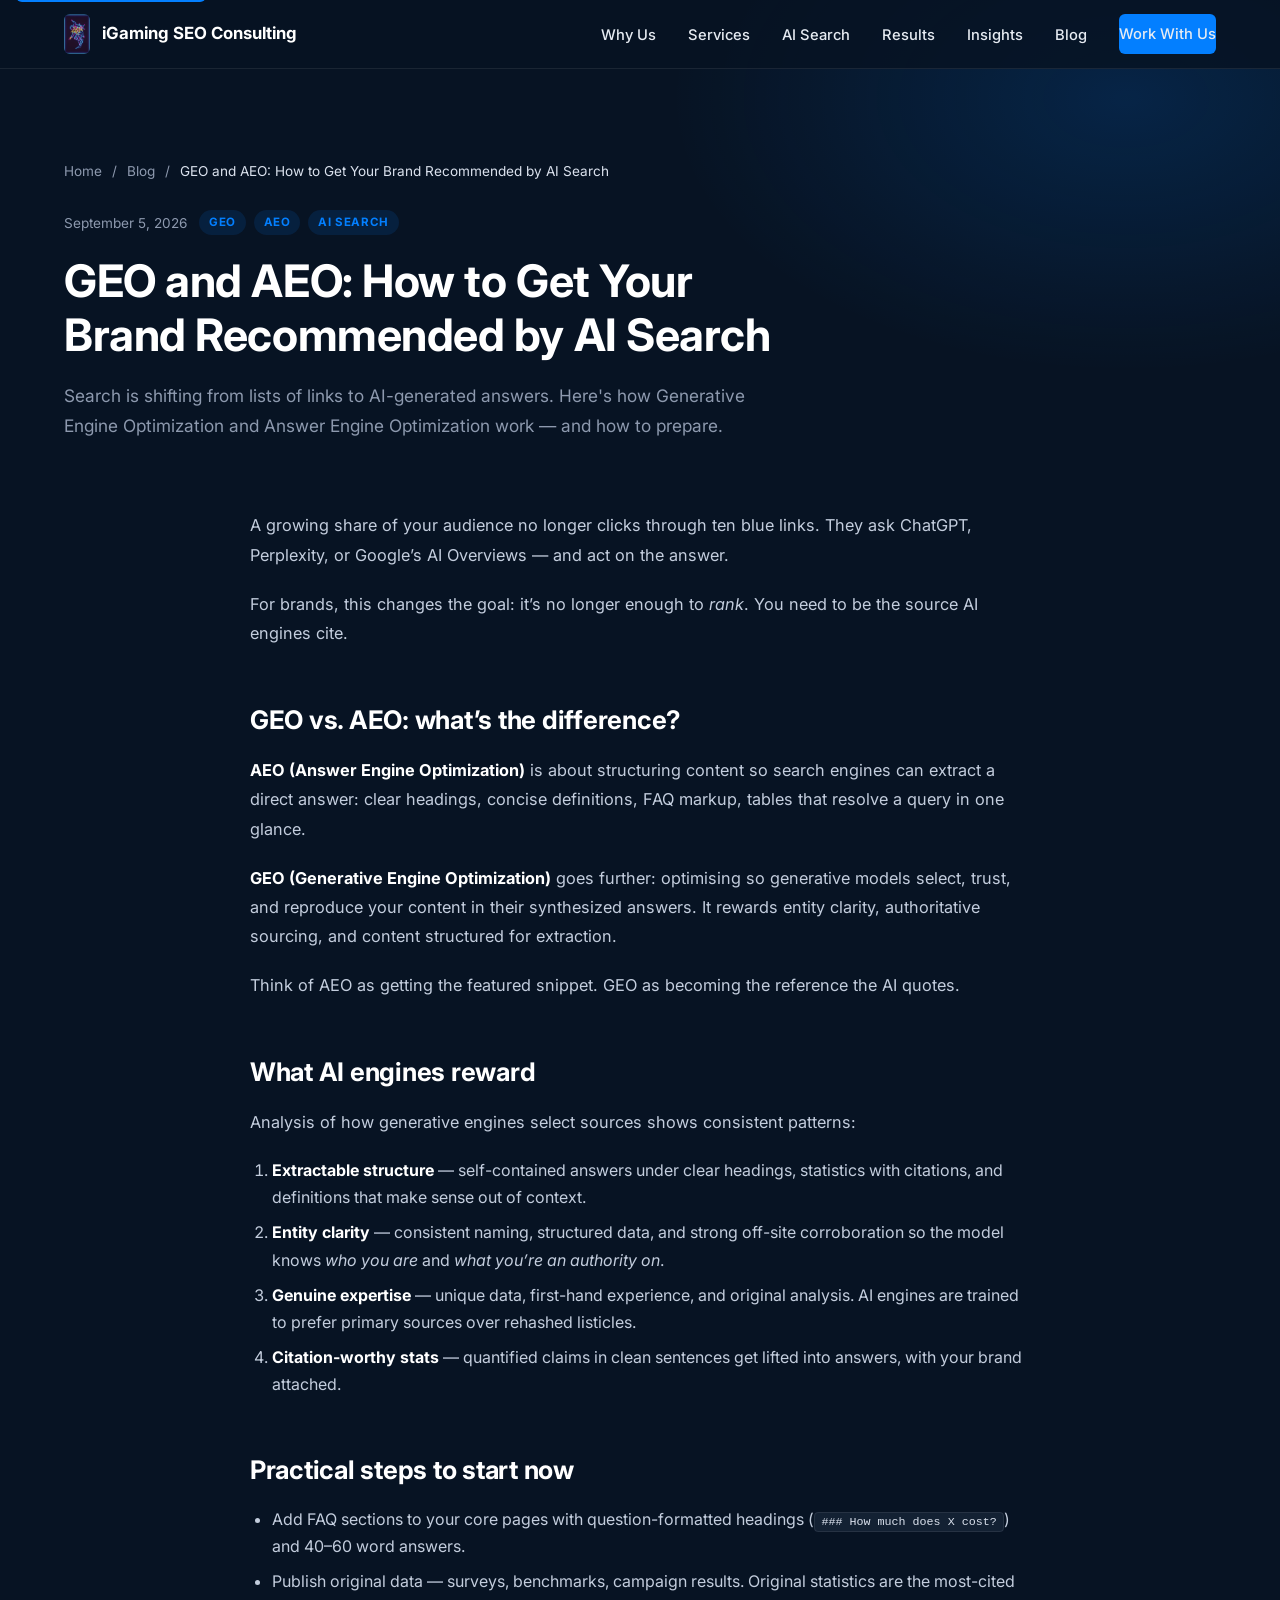
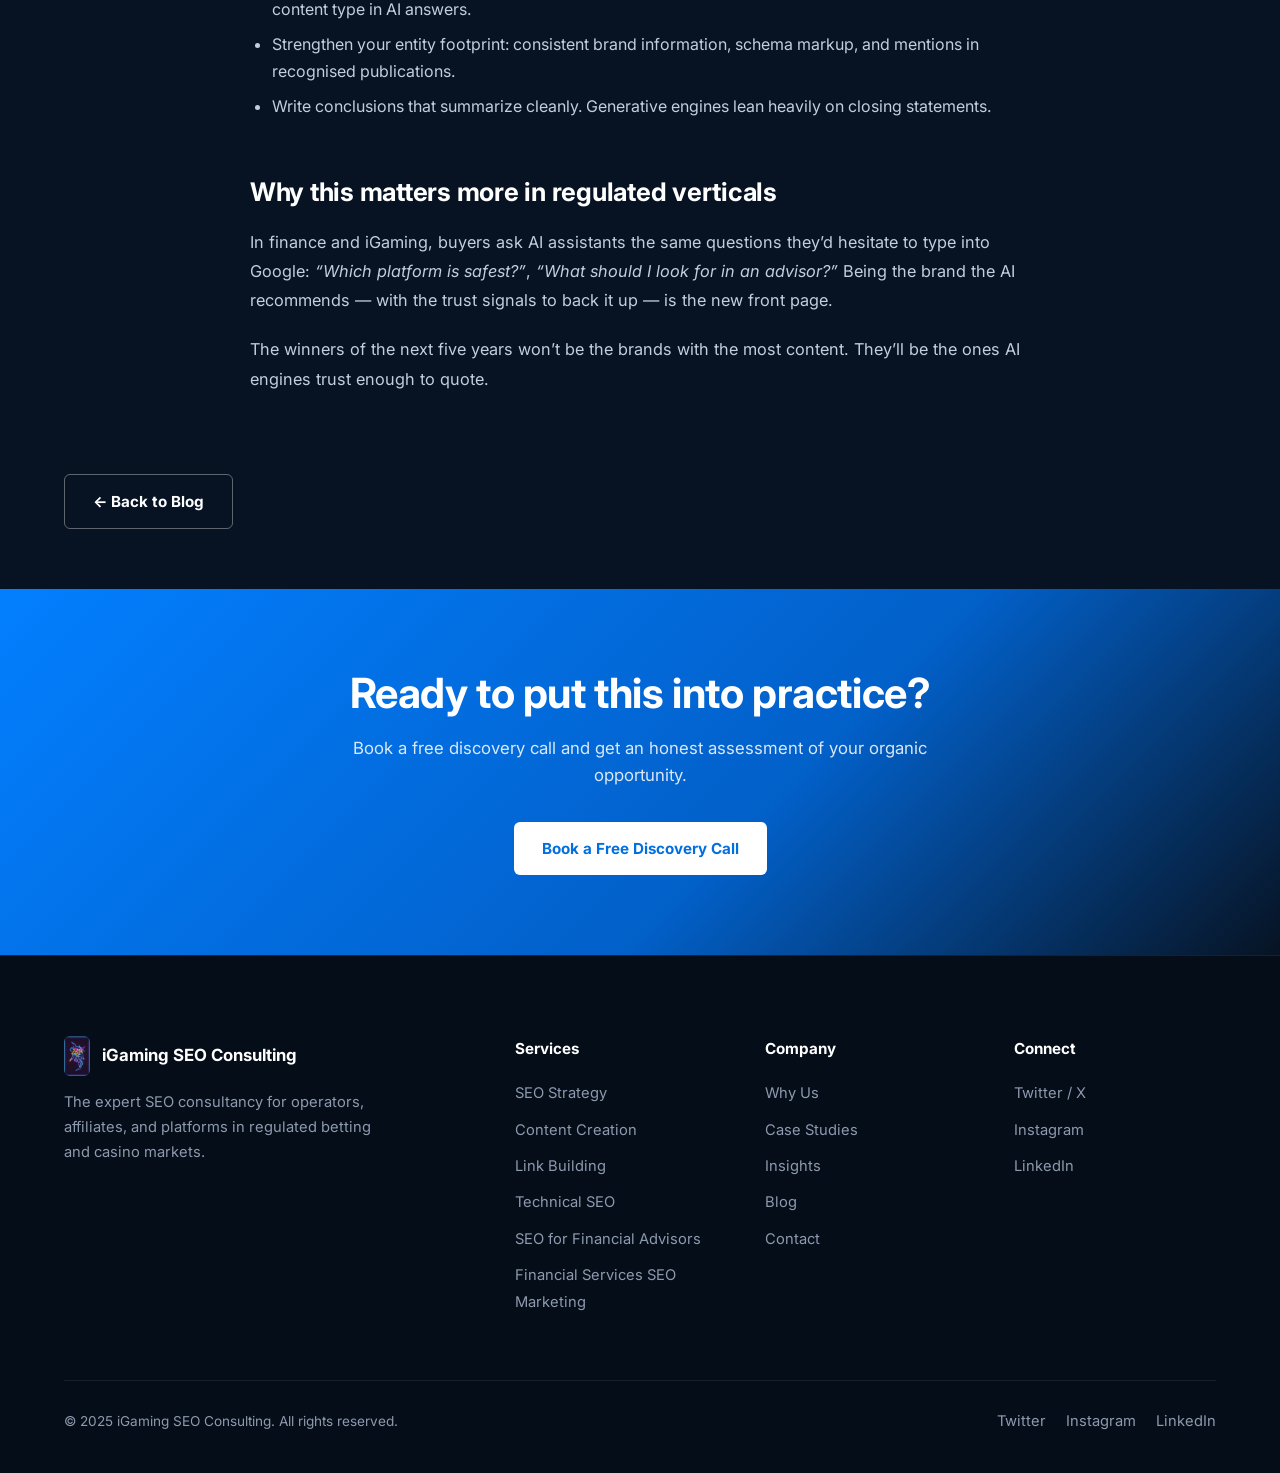
<file: blog/geo-aeo-ai-search-optimization/index.html>
<!DOCTYPE html><html lang="en"><head><meta charset="utf-8"><meta name="viewport" content="width=device-width, initial-scale=1"><meta name="description" content="Search is shifting from lists of links to AI-generated answers. Here's how Generative Engine Optimization and Answer Engine Optimization work — and how to prepare."><meta name="theme-color" content="#071323"><meta property="og:title" content="GEO and AEO: How to Get Your Brand Recommended by AI Search | iGaming SEO Consulting"><meta property="og:description" content="Search is shifting from lists of links to AI-generated answers. Here's how Generative Engine Optimization and Answer Engine Optimization work — and how to prepare."><meta property="og:type" content="website"><meta property="og:url" content="https://www.igamingseoconsulting.com/blog/geo-aeo-ai-search-optimization/"><meta name="twitter:card" content="summary_large_image"><link rel="canonical" href="https://www.igamingseoconsulting.com/blog/geo-aeo-ai-search-optimization/"><link rel="icon" type="image/png" href="/logo.png"><!-- Fonts: Inter --><link rel="preconnect" href="https://fonts.googleapis.com"><link rel="preconnect" href="https://fonts.gstatic.com" crossorigin><link rel="preload" as="style" href="https://fonts.googleapis.com/css2?family=Inter:wght@400;500;600;700&display=swap"><link rel="stylesheet" href="https://fonts.googleapis.com/css2?family=Inter:wght@400;500;600;700&display=swap"><title>GEO and AEO: How to Get Your Brand Recommended by AI Search | iGaming SEO Consulting</title><script type="application/ld+json">{"@context":"https://schema.org","@type":"Article","headline":"GEO and AEO: How to Get Your Brand Recommended by AI Search","description":"Search is shifting from lists of links to AI-generated answers. Here's how Generative Engine Optimization and Answer Engine Optimization work — and how to prepare.","datePublished":"2026-09-05T00:00:00.000Z","url":"https://www.igamingseoconsulting.com/blog/geo-aeo-ai-search-optimization/","author":{"@type":"Organization","name":"iGaming SEO Consulting","url":"https://www.igamingseoconsulting.com/"},"publisher":{"@type":"Organization","name":"iGaming SEO Consulting","url":"https://www.igamingseoconsulting.com/"}}</script><link rel="stylesheet" href="/_astro/Layout.BTM2mfBS.css"><style>.post-hero[data-astro-cid-jo55ryrt]{background:radial-gradient(700px 420px at 88% 20%, #037fff29, transparent 65%), var(--navy);padding:160px 0 50px;position:relative;overflow:hidden}.post-hero[data-astro-cid-jo55ryrt]:after{content:"";background:linear-gradient(transparent, var(--navy));pointer-events:none;height:70px;position:absolute;inset:auto 0 0}.post-hero[data-astro-cid-jo55ryrt] .container[data-astro-cid-jo55ryrt]{z-index:1;position:relative}.breadcrumb[data-astro-cid-jo55ryrt]{color:var(--slate);flex-wrap:wrap;align-items:center;gap:10px;margin-bottom:28px;font-size:.85rem;display:flex}.breadcrumb[data-astro-cid-jo55ryrt] a[data-astro-cid-jo55ryrt]{color:var(--slate);text-decoration:none}.breadcrumb[data-astro-cid-jo55ryrt] a[data-astro-cid-jo55ryrt]:hover{color:var(--blue)}.breadcrumb[data-astro-cid-jo55ryrt] [data-astro-cid-jo55ryrt][aria-current]{color:#dbe2ee}.post-meta[data-astro-cid-jo55ryrt]{flex-wrap:wrap;align-items:center;gap:12px;margin-bottom:20px;display:flex}.post-meta[data-astro-cid-jo55ryrt] time[data-astro-cid-jo55ryrt]{color:var(--slate);font-size:.85rem}.tag-list[data-astro-cid-jo55ryrt]{flex-wrap:wrap;gap:8px;list-style:none;display:flex}.tag-list[data-astro-cid-jo55ryrt] li[data-astro-cid-jo55ryrt]{text-transform:uppercase;letter-spacing:.05em;color:var(--blue);background:var(--blue-soft);border-radius:999px;padding:3px 10px;font-size:.72rem;font-weight:700}.post-hero[data-astro-cid-jo55ryrt] h1[data-astro-cid-jo55ryrt]{text-wrap:balance;max-width:860px;margin-bottom:18px;font-size:clamp(1.8rem,4vw,2.8rem)}.post-sub[data-astro-cid-jo55ryrt]{color:var(--slate);max-width:720px;font-size:1.08rem;line-height:1.75}.post-body[data-astro-cid-jo55ryrt]{padding:20px 0 40px}.prose[data-astro-cid-jo55ryrt]{max-width:780px}.prose[data-astro-cid-jo55ryrt] h2{margin:2.2em 0 .8em;font-size:1.6rem}.prose[data-astro-cid-jo55ryrt] h3{margin:1.8em 0 .6em;font-size:1.2rem}.prose[data-astro-cid-jo55ryrt] p{color:#c3cddd;margin-bottom:1.2em;font-size:1.02rem;line-height:1.8}.prose[data-astro-cid-jo55ryrt] a{color:var(--blue)}.prose[data-astro-cid-jo55ryrt] a:hover{text-decoration:underline}.prose[data-astro-cid-jo55ryrt] strong{color:var(--white)}.prose[data-astro-cid-jo55ryrt] ul,.prose[data-astro-cid-jo55ryrt] ol{color:#c3cddd;margin:0 0 1.4em 1.4em}.prose[data-astro-cid-jo55ryrt] li{margin-bottom:.5em;line-height:1.7}.prose[data-astro-cid-jo55ryrt] blockquote{border-left:3px solid var(--blue);color:var(--slate);margin:1.6em 0;padding-left:18px;font-style:italic}.prose[data-astro-cid-jo55ryrt] code{background:var(--navy-3);border:1px solid var(--border);color:#dbe2ee;border-radius:4px;padding:2px 6px;font-size:.9em}.prose[data-astro-cid-jo55ryrt] img{border-radius:var(--radius);max-width:100%;margin:1.6em 0}.prose[data-astro-cid-jo55ryrt] table{border-collapse:collapse;width:100%;margin:1.6em 0;font-size:.95rem;display:block;overflow-x:auto}.prose[data-astro-cid-jo55ryrt] th,.prose[data-astro-cid-jo55ryrt] td{text-align:left;border:1px solid var(--border);color:#c3cddd;padding:12px 16px;line-height:1.5}.prose[data-astro-cid-jo55ryrt] th{background:var(--navy-3);color:var(--white);white-space:nowrap;font-weight:700}.prose[data-astro-cid-jo55ryrt] td:first-child{color:var(--white);font-weight:600}.post-footer-nav[data-astro-cid-jo55ryrt]{padding:20px 0 0}.cta-band[data-astro-cid-jo55ryrt]{text-align:center;background:linear-gradient(135deg,#037fff 0%,#0260c9 60%,#071323 100%);margin-top:60px;padding:80px 0}.cta-inner[data-astro-cid-jo55ryrt] h2[data-astro-cid-jo55ryrt]{color:#fff;margin-bottom:16px}.cta-inner[data-astro-cid-jo55ryrt] p[data-astro-cid-jo55ryrt]{color:#ffffffd9;max-width:620px;margin:0 auto 32px;font-size:1.05rem}
</style></head><body><a href="#main" class="skip-link">Skip to main content</a><header><div class="container nav"><a class="brand" href="/" aria-label="iGaming SEO Consulting home"><img src="/joker-card.png" alt="" aria-hidden="true">iGaming SEO Consulting</a><button class="nav-toggle" aria-label="Toggle navigation menu" aria-expanded="false" aria-controls="primary-nav" type="button"><svg width="24" height="24" viewBox="0 0 24 24" fill="none" stroke="currentColor" stroke-width="2" stroke-linecap="round" stroke-linejoin="round" aria-hidden="true"><line x1="3" y1="6" x2="21" y2="6"></line><line x1="3" y1="12" x2="21" y2="12"></line><line x1="3" y1="18" x2="21" y2="18"></line></svg></button><nav><ul class="nav-links" id="primary-nav" role="menubar"><li role="none"><a href="/#why-us" role="menuitem">Why Us</a></li><li role="none"><a href="/#services" role="menuitem">Services</a></li><li role="none"><a href="/#ai-search" role="menuitem">AI Search</a></li><li role="none"><a href="/#results" role="menuitem">Results</a></li><li role="none"><a href="/#insights" role="menuitem">Insights</a></li><li role="none"><a href="/blog/" role="menuitem">Blog</a></li><li role="none" class="cta-li"><a href="/#contact" class="btn btn-blue nav-cta" role="menuitem">Work With Us</a></li></ul></nav></div></header><main id="main"><article class="post-hero" data-astro-cid-jo55ryrt><div class="container" data-astro-cid-jo55ryrt><nav class="breadcrumb" aria-label="Breadcrumb" data-astro-cid-jo55ryrt><a href="/" data-astro-cid-jo55ryrt>Home</a><span aria-hidden="true" data-astro-cid-jo55ryrt>/</span><a href="/blog/" data-astro-cid-jo55ryrt>Blog</a><span aria-hidden="true" data-astro-cid-jo55ryrt>/</span><span aria-current="page" data-astro-cid-jo55ryrt>GEO and AEO: How to Get Your Brand Recommended by AI Search</span></nav><div class="post-meta" data-astro-cid-jo55ryrt><time datetime="2026-09-05T00:00:00.000Z" data-astro-cid-jo55ryrt>September 5, 2026</time><ul class="tag-list" aria-label="Tags" data-astro-cid-jo55ryrt><li data-astro-cid-jo55ryrt>GEO</li><li data-astro-cid-jo55ryrt>AEO</li><li data-astro-cid-jo55ryrt>AI Search</li></ul></div><h1 data-astro-cid-jo55ryrt>GEO and AEO: How to Get Your Brand Recommended by AI Search</h1><p class="post-sub" data-astro-cid-jo55ryrt>Search is shifting from lists of links to AI-generated answers. Here&#39;s how Generative Engine Optimization and Answer Engine Optimization work — and how to prepare.</p></div></article><div class="post-body" data-astro-cid-jo55ryrt><div class="container prose" data-astro-cid-jo55ryrt><p>A growing share of your audience no longer clicks through ten blue links. They ask ChatGPT, Perplexity, or Google’s AI Overviews — and act on the answer.</p>
<p>For brands, this changes the goal: it’s no longer enough to <em>rank</em>. You need to be the source AI engines cite.</p>
<h2 id="geo-vs-aeo-whats-the-difference">GEO vs. AEO: what’s the difference?</h2>
<p><strong>AEO (Answer Engine Optimization)</strong> is about structuring content so search engines can extract a direct answer: clear headings, concise definitions, FAQ markup, tables that resolve a query in one glance.</p>
<p><strong>GEO (Generative Engine Optimization)</strong> goes further: optimising so generative models select, trust, and reproduce your content in their synthesized answers. It rewards entity clarity, authoritative sourcing, and content structured for extraction.</p>
<p>Think of AEO as getting the featured snippet. GEO as becoming the reference the AI quotes.</p>
<h2 id="what-ai-engines-reward">What AI engines reward</h2>
<p>Analysis of how generative engines select sources shows consistent patterns:</p>
<ol>
<li><strong>Extractable structure</strong> — self-contained answers under clear headings, statistics with citations, and definitions that make sense out of context.</li>
<li><strong>Entity clarity</strong> — consistent naming, structured data, and strong off-site corroboration so the model knows <em>who you are</em> and <em>what you’re an authority on</em>.</li>
<li><strong>Genuine expertise</strong> — unique data, first-hand experience, and original analysis. AI engines are trained to prefer primary sources over rehashed listicles.</li>
<li><strong>Citation-worthy stats</strong> — quantified claims in clean sentences get lifted into answers, with your brand attached.</li>
</ol>
<h2 id="practical-steps-to-start-now">Practical steps to start now</h2>
<ul>
<li>Add FAQ sections to your core pages with question-formatted headings (<code>### How much does X cost?</code>) and 40–60 word answers.</li>
<li>Publish original data — surveys, benchmarks, campaign results. Original statistics are the most-cited content type in AI answers.</li>
<li>Strengthen your entity footprint: consistent brand information, schema markup, and mentions in recognised publications.</li>
<li>Write conclusions that summarize cleanly. Generative engines lean heavily on closing statements.</li>
</ul>
<h2 id="why-this-matters-more-in-regulated-verticals">Why this matters more in regulated verticals</h2>
<p>In finance and iGaming, buyers ask AI assistants the same questions they’d hesitate to type into Google: <em>“Which platform is safest?”</em>, <em>“What should I look for in an advisor?”</em> Being the brand the AI recommends — with the trust signals to back it up — is the new front page.</p>
<p>The winners of the next five years won’t be the brands with the most content. They’ll be the ones AI engines trust enough to quote.</p>
</div></div><section class="post-footer-nav" data-astro-cid-jo55ryrt><div class="container" data-astro-cid-jo55ryrt><a href="/blog/" class="btn btn-outline" data-astro-cid-jo55ryrt>← Back to Blog</a></div></section><section class="cta-band" data-astro-cid-jo55ryrt><div class="container cta-inner" data-astro-cid-jo55ryrt><h2 data-astro-cid-jo55ryrt>Ready to put this into practice?</h2><p data-astro-cid-jo55ryrt>Book a free discovery call and get an honest assessment of your organic opportunity.</p><a href="https://calendly.com/seo4latam/igaming-seo" target="_blank" rel="noopener" class="btn btn-white" data-astro-cid-jo55ryrt>Book a Free Discovery Call</a></div></section></main><footer><div class="container"><div class="footer-grid"><div class="footer-brand"><a class="brand" href="/" aria-label="iGaming SEO Consulting home"><img src="/joker-card.png" alt="" aria-hidden="true">iGaming SEO Consulting</a><p>The expert SEO consultancy for operators, affiliates, and platforms in regulated betting and casino markets.</p></div><div><h4>Services</h4><ul><li><a href="/#services">SEO Strategy</a></li><li><a href="/#services">Content Creation</a></li><li><a href="/#services">Link Building</a></li><li><a href="/#services">Technical SEO</a></li><li><a href="/services/seo-financial-advisors">SEO for Financial Advisors</a></li><li><a href="/services/financial-services-seo-marketing">Financial Services SEO Marketing</a></li></ul></div><div><h4>Company</h4><ul><li><a href="/#why-us">Why Us</a></li><li><a href="/#results">Case Studies</a></li><li><a href="/#insights">Insights</a></li><li><a href="/blog/">Blog</a></li><li><a href="/#contact">Contact</a></li></ul></div><div><h4>Connect</h4><ul><li><a href="https://twitter.com/seonestor" target="_blank" rel="noopener">Twitter / X</a></li><li><a href="https://www.instagram.com/seonestor/" target="_blank" rel="noopener">Instagram</a></li><li><a href="https://www.linkedin.com/in/nestorvazquez/" target="_blank" rel="noopener">LinkedIn</a></li></ul></div></div><div class="footer-bottom"><span>© 2025 iGaming SEO Consulting. All rights reserved.</span><div class="socials"><a href="https://twitter.com/seonestor" target="_blank" rel="noopener">Twitter</a><a href="https://www.instagram.com/seonestor/" target="_blank" rel="noopener">Instagram</a><a href="https://www.linkedin.com/in/nestorvazquez/" target="_blank" rel="noopener">LinkedIn</a></div></div></div></footer><!-- Mobile sticky CTA bar --><nav class="mobile-cta-bar" aria-label="Mobile contact options"><a class="mobile-cta-bar__item" href="https://calendly.com/seo4latam/igaming-seo" target="_blank" rel="noopener" aria-label="Book a call"><svg viewBox="0 0 512 512" aria-hidden="true"><path d="M448 64H64C28.7 64 0 92.7 0 128v256c0 35.3 28.7 64 64 64h384c35.3 0 64-28.7 64-64V128c0-35.3-28.7-64-64-64zM48 112h416c8.8 0 16 7.2 16 16v48H32v-48c0-8.8 7.2-16 16-16zm432 272c0 8.8-7.2 16-16 16H64c-8.8 0-16-7.2-16-16V192h432v192zM160 352h-32c-8.8 0-16-7.2-16-16s7.2-16 16-16h32c8.8 0 16 7.2 16 16s-7.2 16-16 16zm0-64h-32c-8.8 0-16-7.2-16-16s7.2-16 16-16h32c8.8 0 16 7.2 16 16s-7.2 16-16 16zm0-64h-32c-8.8 0-16-7.2-16-16s7.2-16 16-16h32c8.8 0 16 7.2 16 16s-7.2 16-16 16zm96 128h-32c-8.8 0-16-7.2-16-16s7.2-16 16-16h32c8.8 0 16 7.2 16 16s-7.2 16-16 16zm0-64h-32c-8.8 0-16-7.2-16-16s7.2-16 16-16h32c8.8 0 16 7.2 16 16s-7.2 16-16 16zm0-64h-32c-8.8 0-16-7.2-16-16s7.2-16 16-16h32c8.8 0 16 7.2 16 16s-7.2 16-16 16zm96 128h-32c-8.8 0-16-7.2-16-16s7.2-16 16-16h32c8.8 0 16 7.2 16 16s-7.2 16-16 16zm0-64h-32c-8.8 0-16-7.2-16-16s7.2-16 16-16h32c8.8 0 16 7.2 16 16s-7.2 16-16 16zm0-64h-32c-8.8 0-16-7.2-16-16s7.2-16 16-16h32c8.8 0 16 7.2 16 16s-7.2 16-16 16z"></path></svg><span>Book</span></a><a class="mobile-cta-bar__item mobile-cta-bar__item--primary" href="tel:+17379376374" aria-label="Call us"><svg viewBox="0 0 512 512" aria-hidden="true"><path d="M497.39 361.8l-112-48a24 24 0 0 0-28 6.9l-49.6 60.6A370.66 370.66 0 0 1 130.6 204.11l60.6-49.6a23.94 23.94 0 0 0 6.9-28l-48-112A24.16 24.16 0 0 0 122.6.61l-104 24A24 24 0 0 0 0 48c0 256.5 207.9 464 464 464a24 24 0 0 0 23.4-18.6l24-104a24.29 24.29 0 0 0-14.01-27.6z"></path></svg><span>Call</span></a><a class="mobile-cta-bar__item" href="mailto:hello@igamingseoconsulting.com" aria-label="Email us"><svg viewBox="0 0 512 512" aria-hidden="true"><path d="M502.3 190.8c3.9-3.1 9.7-.2 9.7 4.7V400c0 26.5-21.5 48-48 48H48c-26.5 0-48-21.5-48-48V195.6c0-5 5.7-7.8 9.7-4.7 22.4 17.6 52 39.9 153.9 115.6 21.2 15.4 56.9 47.8 92.4 47.6 35.6.2 71.6-32.8 92.4-47.6 101.8-75.5 131.4-98.1 153.9-115.7zM256 320c23.5.2 57.4-29.5 74.6-41.9C416.1 207.2 427.4 198.7 448 182.6V128c0-8.8-7.2-16-16-16H80c-8.8 0-16 7.2-16 16v54.6c20.6 16.1 31.9 24.6 117.4 95.6 17.2 12.4 51.1 42.1 74.6 41.9z"></path></svg><span>Email</span></a></nav><script>
      // Mobile nav toggle
      (function () {
        const toggle = document.querySelector(".nav-toggle");
        const nav = document.getElementById("primary-nav");
        if (!toggle || !nav) return;

        toggle.addEventListener("click", function () {
          const isOpen = nav.classList.toggle("open");
          toggle.setAttribute("aria-expanded", String(isOpen));
        });

        // Close mobile nav when clicking a link
        nav.querySelectorAll("a").forEach(function (link) {
          link.addEventListener("click", function () {
            nav.classList.remove("open");
            toggle.setAttribute("aria-expanded", "false");
          });
        });
      })();
    </script></body></html>
</file>
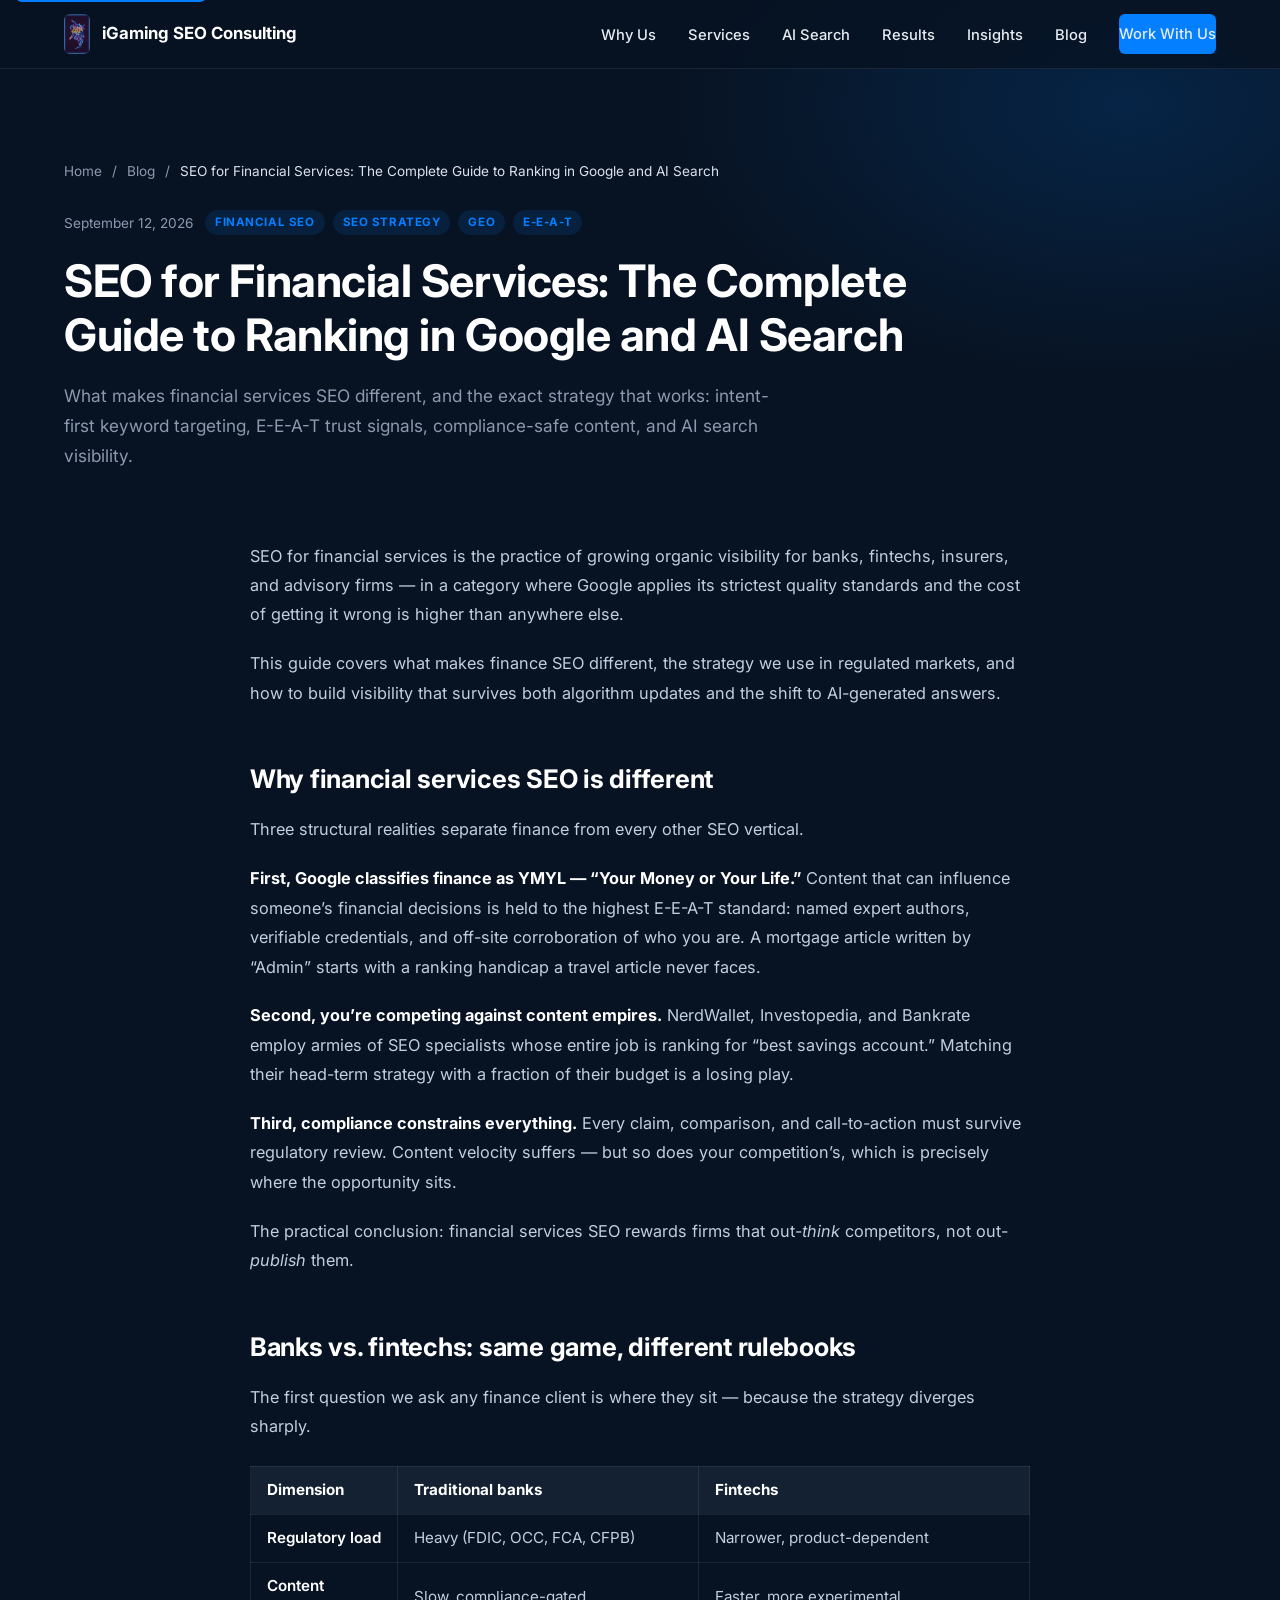
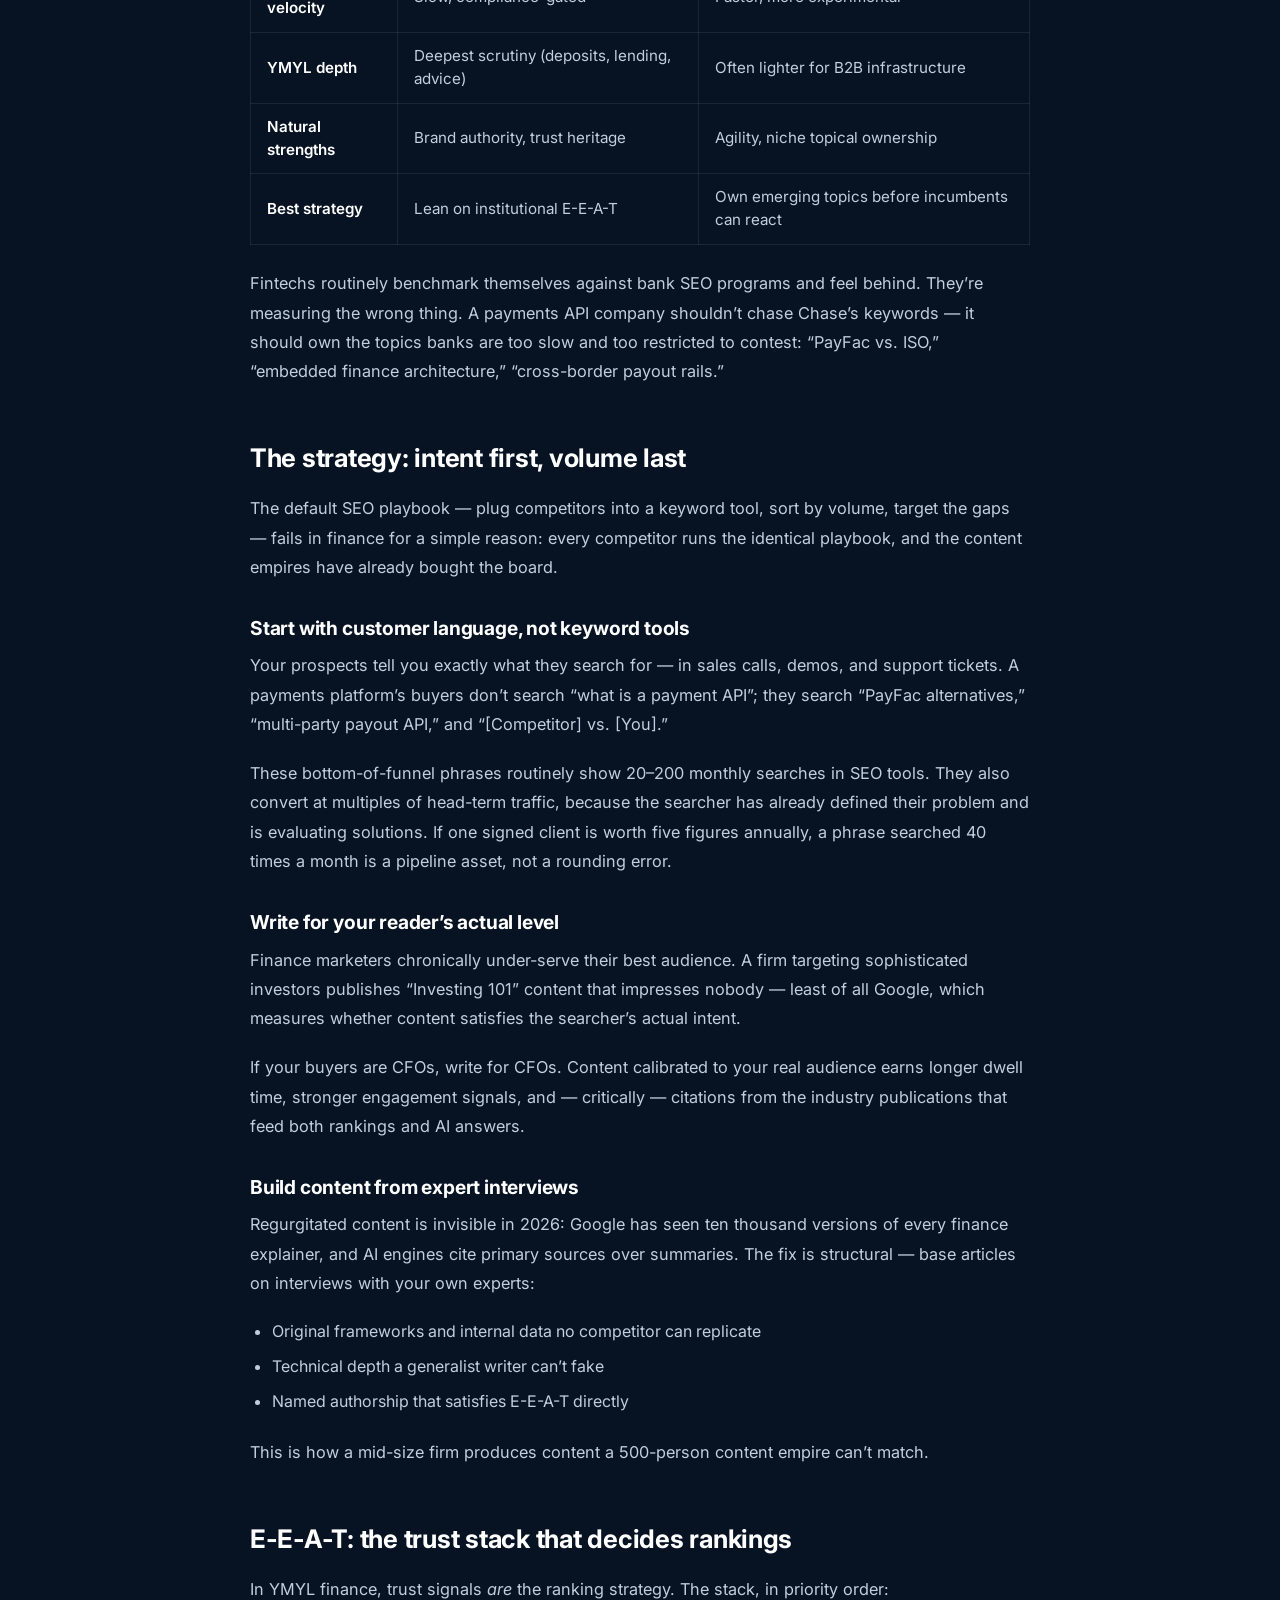
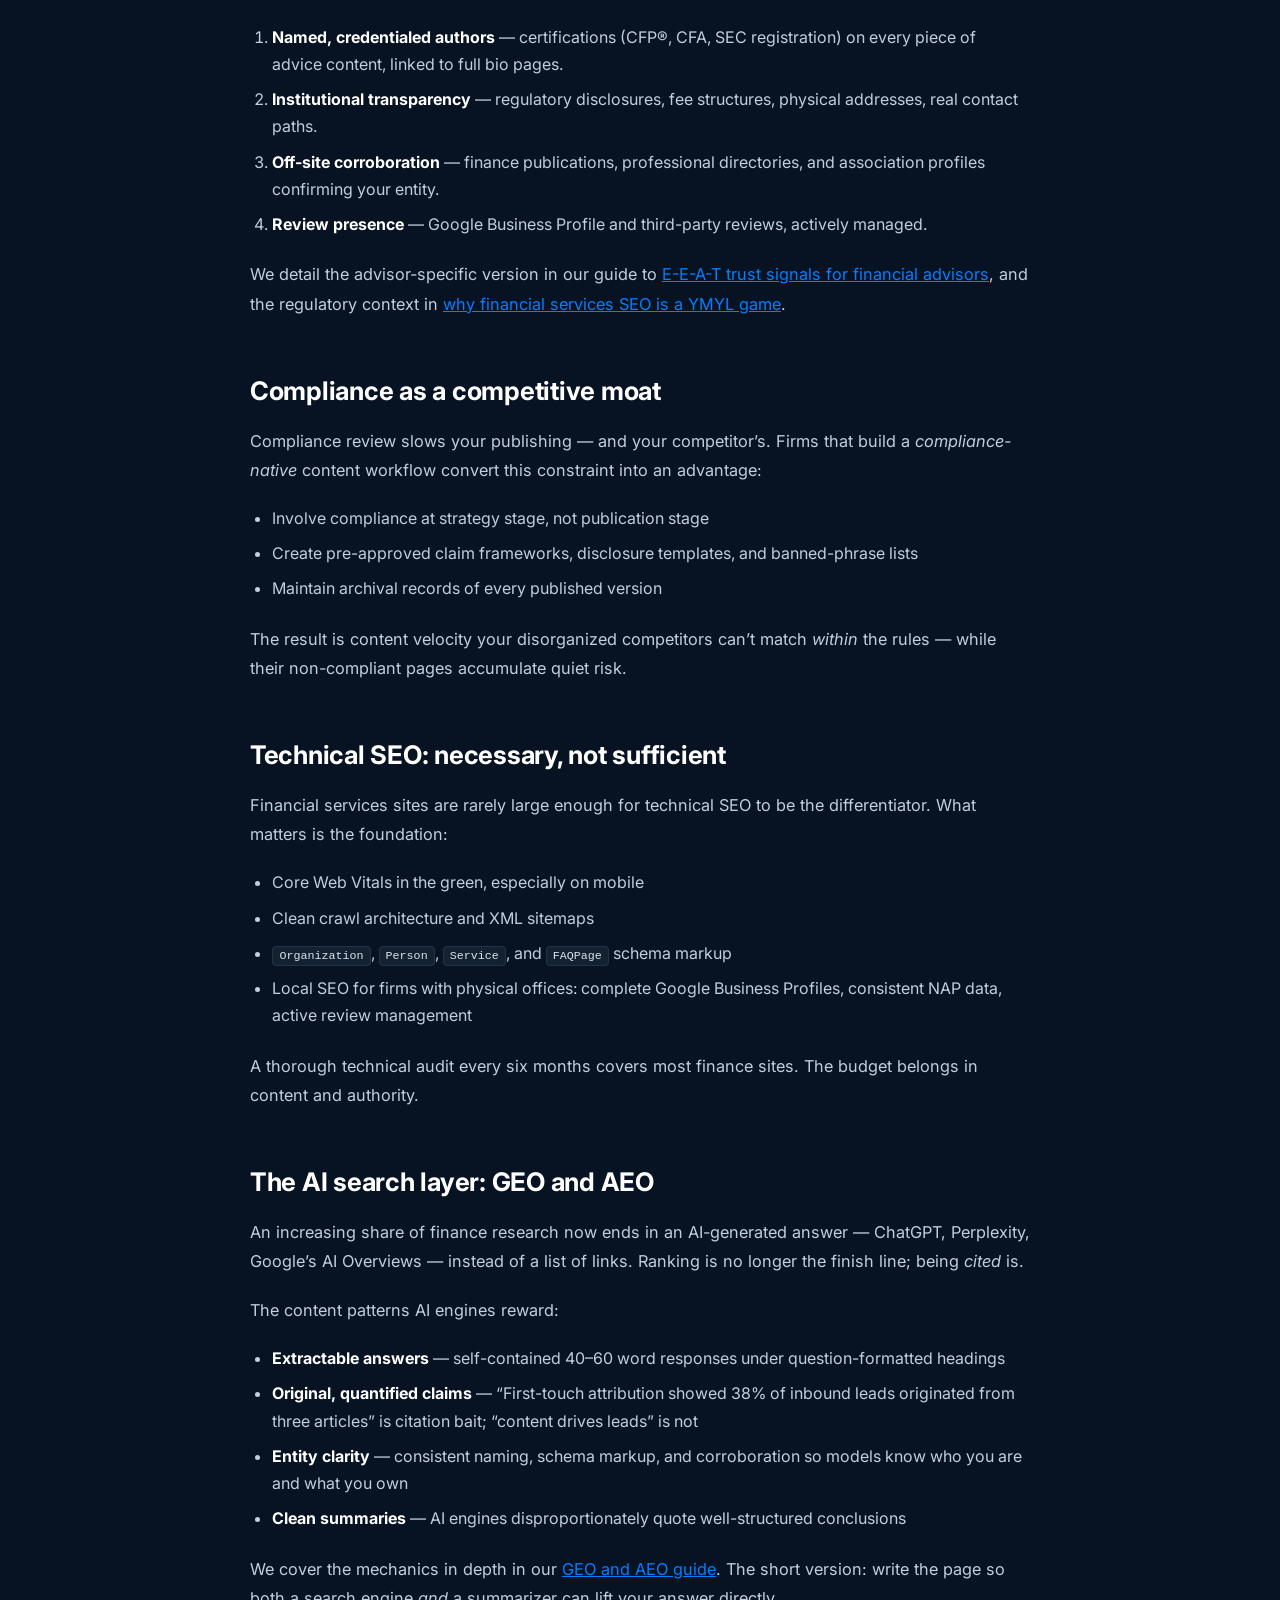
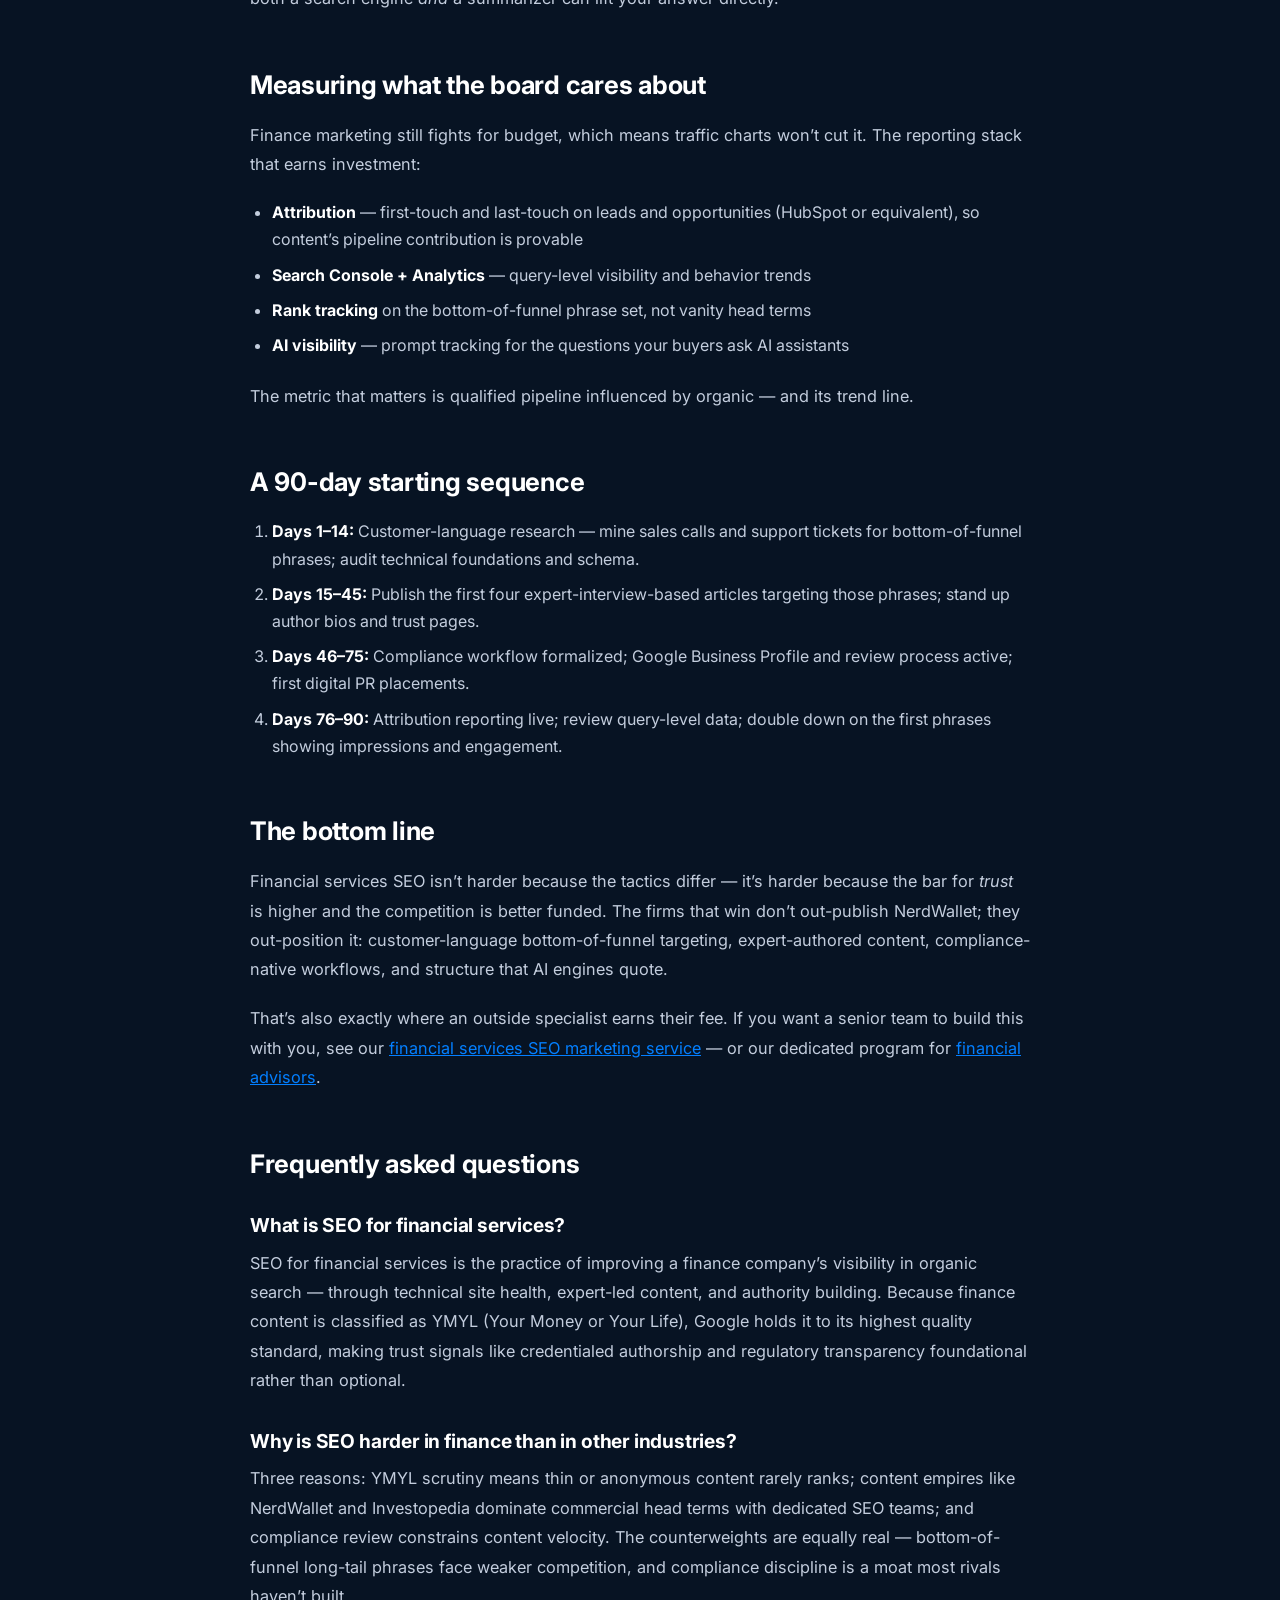
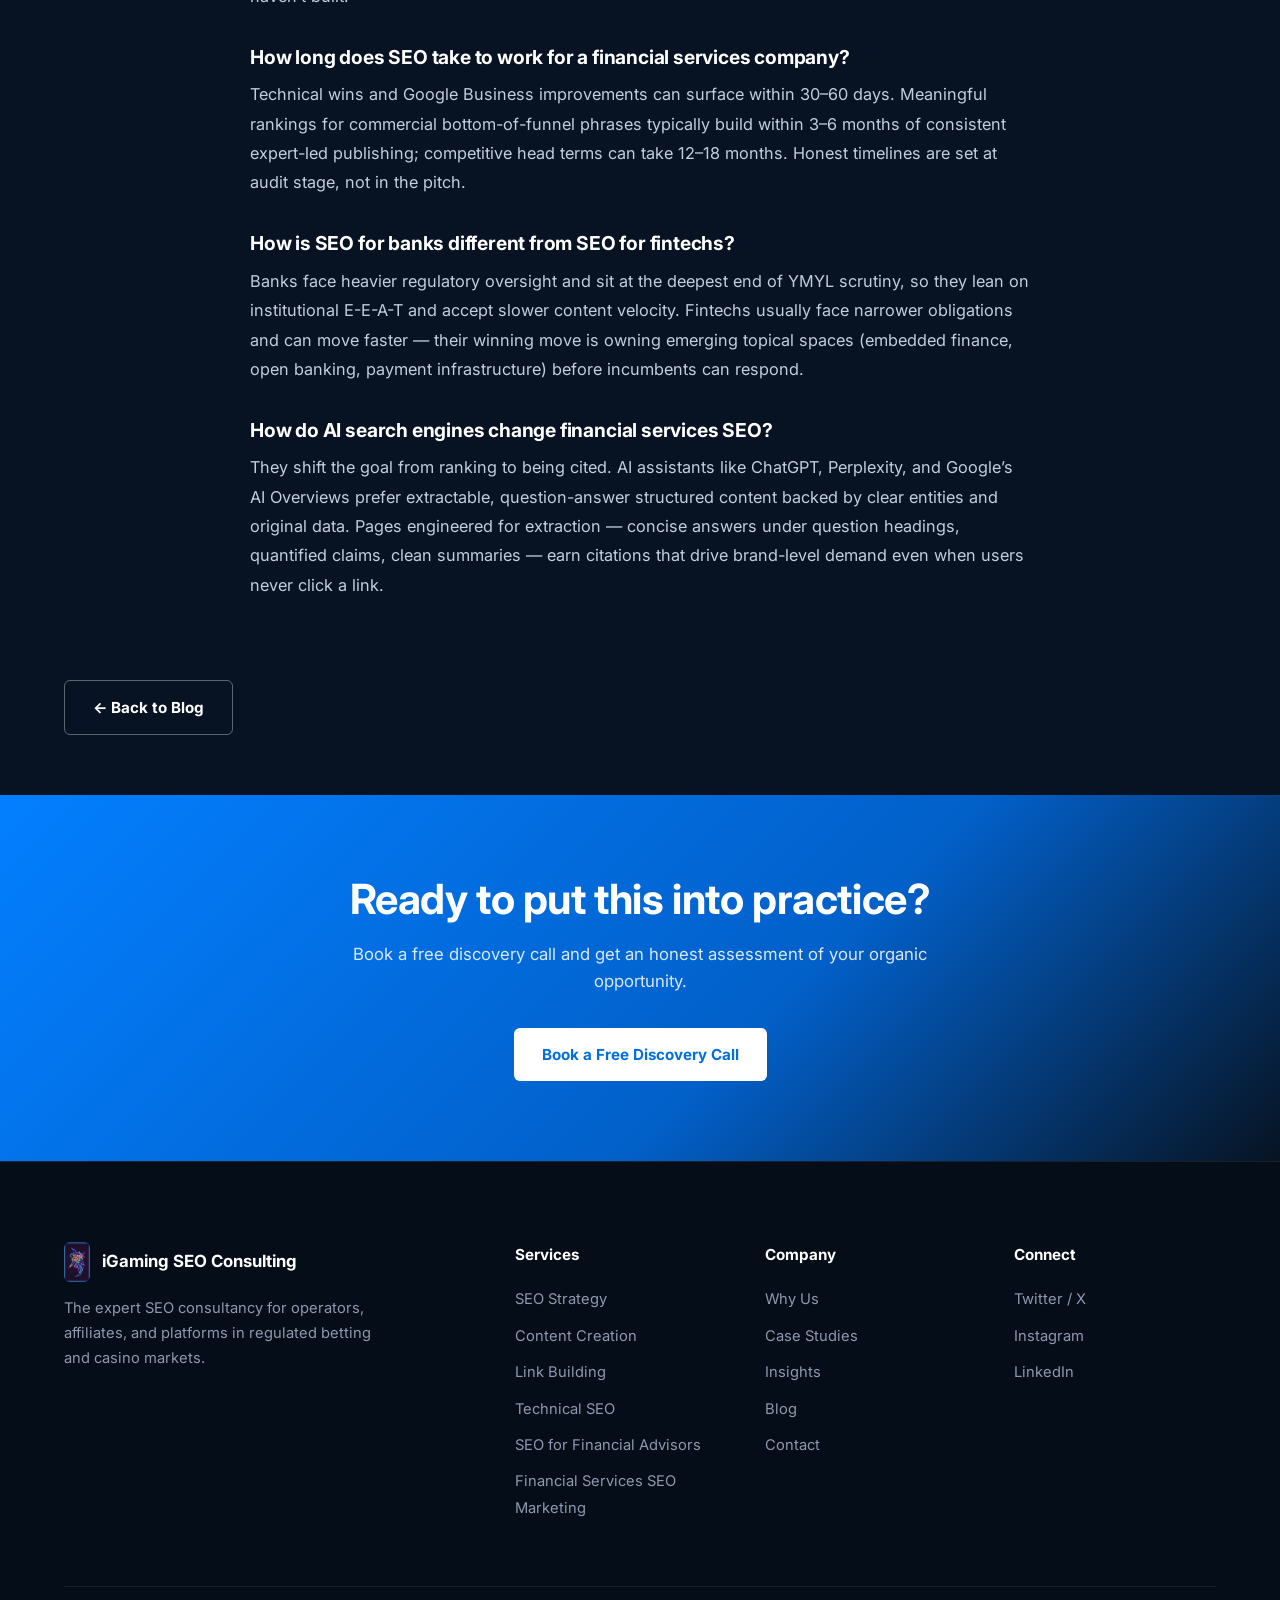
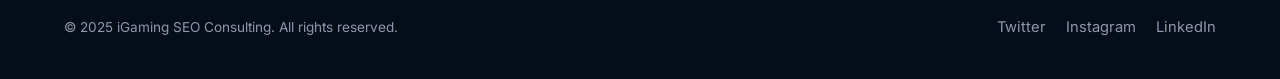
<file: blog/seo-for-financial-services/index.html>
<!DOCTYPE html><html lang="en"><head><meta charset="utf-8"><meta name="viewport" content="width=device-width, initial-scale=1"><meta name="description" content="What makes financial services SEO different, and the exact strategy that works: intent-first keyword targeting, E-E-A-T trust signals, compliance-safe content, and AI search visibility."><meta name="theme-color" content="#071323"><meta property="og:title" content="SEO for Financial Services: The Complete Guide to Ranking in Google and AI Search | iGaming SEO Consulting"><meta property="og:description" content="What makes financial services SEO different, and the exact strategy that works: intent-first keyword targeting, E-E-A-T trust signals, compliance-safe content, and AI search visibility."><meta property="og:type" content="website"><meta property="og:url" content="https://www.igamingseoconsulting.com/blog/seo-for-financial-services/"><meta name="twitter:card" content="summary_large_image"><link rel="canonical" href="https://www.igamingseoconsulting.com/blog/seo-for-financial-services/"><link rel="icon" type="image/png" href="/logo.png"><!-- Fonts: Inter --><link rel="preconnect" href="https://fonts.googleapis.com"><link rel="preconnect" href="https://fonts.gstatic.com" crossorigin><link rel="preload" as="style" href="https://fonts.googleapis.com/css2?family=Inter:wght@400;500;600;700&display=swap"><link rel="stylesheet" href="https://fonts.googleapis.com/css2?family=Inter:wght@400;500;600;700&display=swap"><title>SEO for Financial Services: The Complete Guide to Ranking in Google and AI Search | iGaming SEO Consulting</title><script type="application/ld+json">{"@context":"https://schema.org","@type":"Article","headline":"SEO for Financial Services: The Complete Guide to Ranking in Google and AI Search","description":"What makes financial services SEO different, and the exact strategy that works: intent-first keyword targeting, E-E-A-T trust signals, compliance-safe content, and AI search visibility.","datePublished":"2026-09-12T00:00:00.000Z","url":"https://www.igamingseoconsulting.com/blog/seo-for-financial-services/","author":{"@type":"Organization","name":"iGaming SEO Consulting","url":"https://www.igamingseoconsulting.com/"},"publisher":{"@type":"Organization","name":"iGaming SEO Consulting","url":"https://www.igamingseoconsulting.com/"}}</script><link rel="stylesheet" href="/_astro/Layout.BTM2mfBS.css"><style>.post-hero[data-astro-cid-jo55ryrt]{background:radial-gradient(700px 420px at 88% 20%, #037fff29, transparent 65%), var(--navy);padding:160px 0 50px;position:relative;overflow:hidden}.post-hero[data-astro-cid-jo55ryrt]:after{content:"";background:linear-gradient(transparent, var(--navy));pointer-events:none;height:70px;position:absolute;inset:auto 0 0}.post-hero[data-astro-cid-jo55ryrt] .container[data-astro-cid-jo55ryrt]{z-index:1;position:relative}.breadcrumb[data-astro-cid-jo55ryrt]{color:var(--slate);flex-wrap:wrap;align-items:center;gap:10px;margin-bottom:28px;font-size:.85rem;display:flex}.breadcrumb[data-astro-cid-jo55ryrt] a[data-astro-cid-jo55ryrt]{color:var(--slate);text-decoration:none}.breadcrumb[data-astro-cid-jo55ryrt] a[data-astro-cid-jo55ryrt]:hover{color:var(--blue)}.breadcrumb[data-astro-cid-jo55ryrt] [data-astro-cid-jo55ryrt][aria-current]{color:#dbe2ee}.post-meta[data-astro-cid-jo55ryrt]{flex-wrap:wrap;align-items:center;gap:12px;margin-bottom:20px;display:flex}.post-meta[data-astro-cid-jo55ryrt] time[data-astro-cid-jo55ryrt]{color:var(--slate);font-size:.85rem}.tag-list[data-astro-cid-jo55ryrt]{flex-wrap:wrap;gap:8px;list-style:none;display:flex}.tag-list[data-astro-cid-jo55ryrt] li[data-astro-cid-jo55ryrt]{text-transform:uppercase;letter-spacing:.05em;color:var(--blue);background:var(--blue-soft);border-radius:999px;padding:3px 10px;font-size:.72rem;font-weight:700}.post-hero[data-astro-cid-jo55ryrt] h1[data-astro-cid-jo55ryrt]{text-wrap:balance;max-width:860px;margin-bottom:18px;font-size:clamp(1.8rem,4vw,2.8rem)}.post-sub[data-astro-cid-jo55ryrt]{color:var(--slate);max-width:720px;font-size:1.08rem;line-height:1.75}.post-body[data-astro-cid-jo55ryrt]{padding:20px 0 40px}.prose[data-astro-cid-jo55ryrt]{max-width:780px}.prose[data-astro-cid-jo55ryrt] h2{margin:2.2em 0 .8em;font-size:1.6rem}.prose[data-astro-cid-jo55ryrt] h3{margin:1.8em 0 .6em;font-size:1.2rem}.prose[data-astro-cid-jo55ryrt] p{color:#c3cddd;margin-bottom:1.2em;font-size:1.02rem;line-height:1.8}.prose[data-astro-cid-jo55ryrt] a{color:var(--blue)}.prose[data-astro-cid-jo55ryrt] a:hover{text-decoration:underline}.prose[data-astro-cid-jo55ryrt] strong{color:var(--white)}.prose[data-astro-cid-jo55ryrt] ul,.prose[data-astro-cid-jo55ryrt] ol{color:#c3cddd;margin:0 0 1.4em 1.4em}.prose[data-astro-cid-jo55ryrt] li{margin-bottom:.5em;line-height:1.7}.prose[data-astro-cid-jo55ryrt] blockquote{border-left:3px solid var(--blue);color:var(--slate);margin:1.6em 0;padding-left:18px;font-style:italic}.prose[data-astro-cid-jo55ryrt] code{background:var(--navy-3);border:1px solid var(--border);color:#dbe2ee;border-radius:4px;padding:2px 6px;font-size:.9em}.prose[data-astro-cid-jo55ryrt] img{border-radius:var(--radius);max-width:100%;margin:1.6em 0}.prose[data-astro-cid-jo55ryrt] table{border-collapse:collapse;width:100%;margin:1.6em 0;font-size:.95rem;display:block;overflow-x:auto}.prose[data-astro-cid-jo55ryrt] th,.prose[data-astro-cid-jo55ryrt] td{text-align:left;border:1px solid var(--border);color:#c3cddd;padding:12px 16px;line-height:1.5}.prose[data-astro-cid-jo55ryrt] th{background:var(--navy-3);color:var(--white);white-space:nowrap;font-weight:700}.prose[data-astro-cid-jo55ryrt] td:first-child{color:var(--white);font-weight:600}.post-footer-nav[data-astro-cid-jo55ryrt]{padding:20px 0 0}.cta-band[data-astro-cid-jo55ryrt]{text-align:center;background:linear-gradient(135deg,#037fff 0%,#0260c9 60%,#071323 100%);margin-top:60px;padding:80px 0}.cta-inner[data-astro-cid-jo55ryrt] h2[data-astro-cid-jo55ryrt]{color:#fff;margin-bottom:16px}.cta-inner[data-astro-cid-jo55ryrt] p[data-astro-cid-jo55ryrt]{color:#ffffffd9;max-width:620px;margin:0 auto 32px;font-size:1.05rem}
</style></head><body><a href="#main" class="skip-link">Skip to main content</a><header><div class="container nav"><a class="brand" href="/" aria-label="iGaming SEO Consulting home"><img src="/joker-card.png" alt="" aria-hidden="true">iGaming SEO Consulting</a><button class="nav-toggle" aria-label="Toggle navigation menu" aria-expanded="false" aria-controls="primary-nav" type="button"><svg width="24" height="24" viewBox="0 0 24 24" fill="none" stroke="currentColor" stroke-width="2" stroke-linecap="round" stroke-linejoin="round" aria-hidden="true"><line x1="3" y1="6" x2="21" y2="6"></line><line x1="3" y1="12" x2="21" y2="12"></line><line x1="3" y1="18" x2="21" y2="18"></line></svg></button><nav><ul class="nav-links" id="primary-nav" role="menubar"><li role="none"><a href="/#why-us" role="menuitem">Why Us</a></li><li role="none"><a href="/#services" role="menuitem">Services</a></li><li role="none"><a href="/#ai-search" role="menuitem">AI Search</a></li><li role="none"><a href="/#results" role="menuitem">Results</a></li><li role="none"><a href="/#insights" role="menuitem">Insights</a></li><li role="none"><a href="/blog/" role="menuitem">Blog</a></li><li role="none" class="cta-li"><a href="/#contact" class="btn btn-blue nav-cta" role="menuitem">Work With Us</a></li></ul></nav></div></header><main id="main"><article class="post-hero" data-astro-cid-jo55ryrt><div class="container" data-astro-cid-jo55ryrt><nav class="breadcrumb" aria-label="Breadcrumb" data-astro-cid-jo55ryrt><a href="/" data-astro-cid-jo55ryrt>Home</a><span aria-hidden="true" data-astro-cid-jo55ryrt>/</span><a href="/blog/" data-astro-cid-jo55ryrt>Blog</a><span aria-hidden="true" data-astro-cid-jo55ryrt>/</span><span aria-current="page" data-astro-cid-jo55ryrt>SEO for Financial Services: The Complete Guide to Ranking in Google and AI Search</span></nav><div class="post-meta" data-astro-cid-jo55ryrt><time datetime="2026-09-12T00:00:00.000Z" data-astro-cid-jo55ryrt>September 12, 2026</time><ul class="tag-list" aria-label="Tags" data-astro-cid-jo55ryrt><li data-astro-cid-jo55ryrt>Financial SEO</li><li data-astro-cid-jo55ryrt>SEO Strategy</li><li data-astro-cid-jo55ryrt>GEO</li><li data-astro-cid-jo55ryrt>E-E-A-T</li></ul></div><h1 data-astro-cid-jo55ryrt>SEO for Financial Services: The Complete Guide to Ranking in Google and AI Search</h1><p class="post-sub" data-astro-cid-jo55ryrt>What makes financial services SEO different, and the exact strategy that works: intent-first keyword targeting, E-E-A-T trust signals, compliance-safe content, and AI search visibility.</p></div></article><div class="post-body" data-astro-cid-jo55ryrt><div class="container prose" data-astro-cid-jo55ryrt><p>SEO for financial services is the practice of growing organic visibility for banks, fintechs, insurers, and advisory firms — in a category where Google applies its strictest quality standards and the cost of getting it wrong is higher than anywhere else.</p>
<p>This guide covers what makes finance SEO different, the strategy we use in regulated markets, and how to build visibility that survives both algorithm updates and the shift to AI-generated answers.</p>
<h2 id="why-financial-services-seo-is-different">Why financial services SEO is different</h2>
<p>Three structural realities separate finance from every other SEO vertical.</p>
<p><strong>First, Google classifies finance as YMYL — “Your Money or Your Life.”</strong> Content that can influence someone’s financial decisions is held to the highest E-E-A-T standard: named expert authors, verifiable credentials, and off-site corroboration of who you are. A mortgage article written by “Admin” starts with a ranking handicap a travel article never faces.</p>
<p><strong>Second, you’re competing against content empires.</strong> NerdWallet, Investopedia, and Bankrate employ armies of SEO specialists whose entire job is ranking for “best savings account.” Matching their head-term strategy with a fraction of their budget is a losing play.</p>
<p><strong>Third, compliance constrains everything.</strong> Every claim, comparison, and call-to-action must survive regulatory review. Content velocity suffers — but so does your competition’s, which is precisely where the opportunity sits.</p>
<p>The practical conclusion: financial services SEO rewards firms that out-<em>think</em> competitors, not out-<em>publish</em> them.</p>
<h2 id="banks-vs-fintechs-same-game-different-rulebooks">Banks vs. fintechs: same game, different rulebooks</h2>
<p>The first question we ask any finance client is where they sit — because the strategy diverges sharply.</p>
<table>
<thead>
<tr>
<th>Dimension</th>
<th>Traditional banks</th>
<th>Fintechs</th>
</tr>
</thead>
<tbody>
<tr>
<td>Regulatory load</td>
<td>Heavy (FDIC, OCC, FCA, CFPB)</td>
<td>Narrower, product-dependent</td>
</tr>
<tr>
<td>Content velocity</td>
<td>Slow, compliance-gated</td>
<td>Faster, more experimental</td>
</tr>
<tr>
<td>YMYL depth</td>
<td>Deepest scrutiny (deposits, lending, advice)</td>
<td>Often lighter for B2B infrastructure</td>
</tr>
<tr>
<td>Natural strengths</td>
<td>Brand authority, trust heritage</td>
<td>Agility, niche topical ownership</td>
</tr>
<tr>
<td>Best strategy</td>
<td>Lean on institutional E-E-A-T</td>
<td>Own emerging topics before incumbents can react</td>
</tr>
</tbody>
</table>
<p>Fintechs routinely benchmark themselves against bank SEO programs and feel behind. They’re measuring the wrong thing. A payments API company shouldn’t chase Chase’s keywords — it should own the topics banks are too slow and too restricted to contest: “PayFac vs. ISO,” “embedded finance architecture,” “cross-border payout rails.”</p>
<h2 id="the-strategy-intent-first-volume-last">The strategy: intent first, volume last</h2>
<p>The default SEO playbook — plug competitors into a keyword tool, sort by volume, target the gaps — fails in finance for a simple reason: every competitor runs the identical playbook, and the content empires have already bought the board.</p>
<h3 id="start-with-customer-language-not-keyword-tools">Start with customer language, not keyword tools</h3>
<p>Your prospects tell you exactly what they search for — in sales calls, demos, and support tickets. A payments platform’s buyers don’t search “what is a payment API”; they search “PayFac alternatives,” “multi-party payout API,” and “[Competitor] vs. [You].”</p>
<p>These bottom-of-funnel phrases routinely show 20–200 monthly searches in SEO tools. They also convert at multiples of head-term traffic, because the searcher has already defined their problem and is evaluating solutions. If one signed client is worth five figures annually, a phrase searched 40 times a month is a pipeline asset, not a rounding error.</p>
<h3 id="write-for-your-readers-actual-level">Write for your reader’s actual level</h3>
<p>Finance marketers chronically under-serve their best audience. A firm targeting sophisticated investors publishes “Investing 101” content that impresses nobody — least of all Google, which measures whether content satisfies the searcher’s actual intent.</p>
<p>If your buyers are CFOs, write for CFOs. Content calibrated to your real audience earns longer dwell time, stronger engagement signals, and — critically — citations from the industry publications that feed both rankings and AI answers.</p>
<h3 id="build-content-from-expert-interviews">Build content from expert interviews</h3>
<p>Regurgitated content is invisible in 2026: Google has seen ten thousand versions of every finance explainer, and AI engines cite primary sources over summaries. The fix is structural — base articles on interviews with your own experts:</p>
<ul>
<li>Original frameworks and internal data no competitor can replicate</li>
<li>Technical depth a generalist writer can’t fake</li>
<li>Named authorship that satisfies E-E-A-T directly</li>
</ul>
<p>This is how a mid-size firm produces content a 500-person content empire can’t match.</p>
<h2 id="e-e-a-t-the-trust-stack-that-decides-rankings">E-E-A-T: the trust stack that decides rankings</h2>
<p>In YMYL finance, trust signals <em>are</em> the ranking strategy. The stack, in priority order:</p>
<ol>
<li><strong>Named, credentialed authors</strong> — certifications (CFP®, CFA, SEC registration) on every piece of advice content, linked to full bio pages.</li>
<li><strong>Institutional transparency</strong> — regulatory disclosures, fee structures, physical addresses, real contact paths.</li>
<li><strong>Off-site corroboration</strong> — finance publications, professional directories, and association profiles confirming your entity.</li>
<li><strong>Review presence</strong> — Google Business Profile and third-party reviews, actively managed.</li>
</ol>
<p>We detail the advisor-specific version in our guide to <a href="/blog/eeat-financial-advisors-trust-signals/">E-E-A-T trust signals for financial advisors</a>, and the regulatory context in <a href="/blog/financial-services-seo-ymyl-playbook/">why financial services SEO is a YMYL game</a>.</p>
<h2 id="compliance-as-a-competitive-moat">Compliance as a competitive moat</h2>
<p>Compliance review slows your publishing — and your competitor’s. Firms that build a <em>compliance-native</em> content workflow convert this constraint into an advantage:</p>
<ul>
<li>Involve compliance at strategy stage, not publication stage</li>
<li>Create pre-approved claim frameworks, disclosure templates, and banned-phrase lists</li>
<li>Maintain archival records of every published version</li>
</ul>
<p>The result is content velocity your disorganized competitors can’t match <em>within</em> the rules — while their non-compliant pages accumulate quiet risk.</p>
<h2 id="technical-seo-necessary-not-sufficient">Technical SEO: necessary, not sufficient</h2>
<p>Financial services sites are rarely large enough for technical SEO to be the differentiator. What matters is the foundation:</p>
<ul>
<li>Core Web Vitals in the green, especially on mobile</li>
<li>Clean crawl architecture and XML sitemaps</li>
<li><code>Organization</code>, <code>Person</code>, <code>Service</code>, and <code>FAQPage</code> schema markup</li>
<li>Local SEO for firms with physical offices: complete Google Business Profiles, consistent NAP data, active review management</li>
</ul>
<p>A thorough technical audit every six months covers most finance sites. The budget belongs in content and authority.</p>
<h2 id="the-ai-search-layer-geo-and-aeo">The AI search layer: GEO and AEO</h2>
<p>An increasing share of finance research now ends in an AI-generated answer — ChatGPT, Perplexity, Google’s AI Overviews — instead of a list of links. Ranking is no longer the finish line; being <em>cited</em> is.</p>
<p>The content patterns AI engines reward:</p>
<ul>
<li><strong>Extractable answers</strong> — self-contained 40–60 word responses under question-formatted headings</li>
<li><strong>Original, quantified claims</strong> — “First-touch attribution showed 38% of inbound leads originated from three articles” is citation bait; “content drives leads” is not</li>
<li><strong>Entity clarity</strong> — consistent naming, schema markup, and corroboration so models know who you are and what you own</li>
<li><strong>Clean summaries</strong> — AI engines disproportionately quote well-structured conclusions</li>
</ul>
<p>We cover the mechanics in depth in our <a href="/blog/geo-aeo-ai-search-optimization/">GEO and AEO guide</a>. The short version: write the page so both a search engine <em>and</em> a summarizer can lift your answer directly.</p>
<h2 id="measuring-what-the-board-cares-about">Measuring what the board cares about</h2>
<p>Finance marketing still fights for budget, which means traffic charts won’t cut it. The reporting stack that earns investment:</p>
<ul>
<li><strong>Attribution</strong> — first-touch and last-touch on leads and opportunities (HubSpot or equivalent), so content’s pipeline contribution is provable</li>
<li><strong>Search Console + Analytics</strong> — query-level visibility and behavior trends</li>
<li><strong>Rank tracking</strong> on the bottom-of-funnel phrase set, not vanity head terms</li>
<li><strong>AI visibility</strong> — prompt tracking for the questions your buyers ask AI assistants</li>
</ul>
<p>The metric that matters is qualified pipeline influenced by organic — and its trend line.</p>
<h2 id="a-90-day-starting-sequence">A 90-day starting sequence</h2>
<ol>
<li><strong>Days 1–14:</strong> Customer-language research — mine sales calls and support tickets for bottom-of-funnel phrases; audit technical foundations and schema.</li>
<li><strong>Days 15–45:</strong> Publish the first four expert-interview-based articles targeting those phrases; stand up author bios and trust pages.</li>
<li><strong>Days 46–75:</strong> Compliance workflow formalized; Google Business Profile and review process active; first digital PR placements.</li>
<li><strong>Days 76–90:</strong> Attribution reporting live; review query-level data; double down on the first phrases showing impressions and engagement.</li>
</ol>
<h2 id="the-bottom-line">The bottom line</h2>
<p>Financial services SEO isn’t harder because the tactics differ — it’s harder because the bar for <em>trust</em> is higher and the competition is better funded. The firms that win don’t out-publish NerdWallet; they out-position it: customer-language bottom-of-funnel targeting, expert-authored content, compliance-native workflows, and structure that AI engines quote.</p>
<p>That’s also exactly where an outside specialist earns their fee. If you want a senior team to build this with you, see our <a href="/services/financial-services-seo-marketing/">financial services SEO marketing service</a> — or our dedicated program for <a href="/services/seo-financial-advisors/">financial advisors</a>.</p>
<h2 id="frequently-asked-questions">Frequently asked questions</h2>
<h3 id="what-is-seo-for-financial-services">What is SEO for financial services?</h3>
<p>SEO for financial services is the practice of improving a finance company’s visibility in organic search — through technical site health, expert-led content, and authority building. Because finance content is classified as YMYL (Your Money or Your Life), Google holds it to its highest quality standard, making trust signals like credentialed authorship and regulatory transparency foundational rather than optional.</p>
<h3 id="why-is-seo-harder-in-finance-than-in-other-industries">Why is SEO harder in finance than in other industries?</h3>
<p>Three reasons: YMYL scrutiny means thin or anonymous content rarely ranks; content empires like NerdWallet and Investopedia dominate commercial head terms with dedicated SEO teams; and compliance review constrains content velocity. The counterweights are equally real — bottom-of-funnel long-tail phrases face weaker competition, and compliance discipline is a moat most rivals haven’t built.</p>
<h3 id="how-long-does-seo-take-to-work-for-a-financial-services-company">How long does SEO take to work for a financial services company?</h3>
<p>Technical wins and Google Business improvements can surface within 30–60 days. Meaningful rankings for commercial bottom-of-funnel phrases typically build within 3–6 months of consistent expert-led publishing; competitive head terms can take 12–18 months. Honest timelines are set at audit stage, not in the pitch.</p>
<h3 id="how-is-seo-for-banks-different-from-seo-for-fintechs">How is SEO for banks different from SEO for fintechs?</h3>
<p>Banks face heavier regulatory oversight and sit at the deepest end of YMYL scrutiny, so they lean on institutional E-E-A-T and accept slower content velocity. Fintechs usually face narrower obligations and can move faster — their winning move is owning emerging topical spaces (embedded finance, open banking, payment infrastructure) before incumbents can respond.</p>
<h3 id="how-do-ai-search-engines-change-financial-services-seo">How do AI search engines change financial services SEO?</h3>
<p>They shift the goal from ranking to being cited. AI assistants like ChatGPT, Perplexity, and Google’s AI Overviews prefer extractable, question-answer structured content backed by clear entities and original data. Pages engineered for extraction — concise answers under question headings, quantified claims, clean summaries — earn citations that drive brand-level demand even when users never click a link.</p>
</div></div><section class="post-footer-nav" data-astro-cid-jo55ryrt><div class="container" data-astro-cid-jo55ryrt><a href="/blog/" class="btn btn-outline" data-astro-cid-jo55ryrt>← Back to Blog</a></div></section><section class="cta-band" data-astro-cid-jo55ryrt><div class="container cta-inner" data-astro-cid-jo55ryrt><h2 data-astro-cid-jo55ryrt>Ready to put this into practice?</h2><p data-astro-cid-jo55ryrt>Book a free discovery call and get an honest assessment of your organic opportunity.</p><a href="https://calendly.com/seo4latam/igaming-seo" target="_blank" rel="noopener" class="btn btn-white" data-astro-cid-jo55ryrt>Book a Free Discovery Call</a></div></section></main><footer><div class="container"><div class="footer-grid"><div class="footer-brand"><a class="brand" href="/" aria-label="iGaming SEO Consulting home"><img src="/joker-card.png" alt="" aria-hidden="true">iGaming SEO Consulting</a><p>The expert SEO consultancy for operators, affiliates, and platforms in regulated betting and casino markets.</p></div><div><h4>Services</h4><ul><li><a href="/#services">SEO Strategy</a></li><li><a href="/#services">Content Creation</a></li><li><a href="/#services">Link Building</a></li><li><a href="/#services">Technical SEO</a></li><li><a href="/services/seo-financial-advisors">SEO for Financial Advisors</a></li><li><a href="/services/financial-services-seo-marketing">Financial Services SEO Marketing</a></li></ul></div><div><h4>Company</h4><ul><li><a href="/#why-us">Why Us</a></li><li><a href="/#results">Case Studies</a></li><li><a href="/#insights">Insights</a></li><li><a href="/blog/">Blog</a></li><li><a href="/#contact">Contact</a></li></ul></div><div><h4>Connect</h4><ul><li><a href="https://twitter.com/seonestor" target="_blank" rel="noopener">Twitter / X</a></li><li><a href="https://www.instagram.com/seonestor/" target="_blank" rel="noopener">Instagram</a></li><li><a href="https://www.linkedin.com/in/nestorvazquez/" target="_blank" rel="noopener">LinkedIn</a></li></ul></div></div><div class="footer-bottom"><span>© 2025 iGaming SEO Consulting. All rights reserved.</span><div class="socials"><a href="https://twitter.com/seonestor" target="_blank" rel="noopener">Twitter</a><a href="https://www.instagram.com/seonestor/" target="_blank" rel="noopener">Instagram</a><a href="https://www.linkedin.com/in/nestorvazquez/" target="_blank" rel="noopener">LinkedIn</a></div></div></div></footer><!-- Mobile sticky CTA bar --><nav class="mobile-cta-bar" aria-label="Mobile contact options"><a class="mobile-cta-bar__item" href="https://calendly.com/seo4latam/igaming-seo" target="_blank" rel="noopener" aria-label="Book a call"><svg viewBox="0 0 512 512" aria-hidden="true"><path d="M448 64H64C28.7 64 0 92.7 0 128v256c0 35.3 28.7 64 64 64h384c35.3 0 64-28.7 64-64V128c0-35.3-28.7-64-64-64zM48 112h416c8.8 0 16 7.2 16 16v48H32v-48c0-8.8 7.2-16 16-16zm432 272c0 8.8-7.2 16-16 16H64c-8.8 0-16-7.2-16-16V192h432v192zM160 352h-32c-8.8 0-16-7.2-16-16s7.2-16 16-16h32c8.8 0 16 7.2 16 16s-7.2 16-16 16zm0-64h-32c-8.8 0-16-7.2-16-16s7.2-16 16-16h32c8.8 0 16 7.2 16 16s-7.2 16-16 16zm0-64h-32c-8.8 0-16-7.2-16-16s7.2-16 16-16h32c8.8 0 16 7.2 16 16s-7.2 16-16 16zm96 128h-32c-8.8 0-16-7.2-16-16s7.2-16 16-16h32c8.8 0 16 7.2 16 16s-7.2 16-16 16zm0-64h-32c-8.8 0-16-7.2-16-16s7.2-16 16-16h32c8.8 0 16 7.2 16 16s-7.2 16-16 16zm0-64h-32c-8.8 0-16-7.2-16-16s7.2-16 16-16h32c8.8 0 16 7.2 16 16s-7.2 16-16 16zm96 128h-32c-8.8 0-16-7.2-16-16s7.2-16 16-16h32c8.8 0 16 7.2 16 16s-7.2 16-16 16zm0-64h-32c-8.8 0-16-7.2-16-16s7.2-16 16-16h32c8.8 0 16 7.2 16 16s-7.2 16-16 16zm0-64h-32c-8.8 0-16-7.2-16-16s7.2-16 16-16h32c8.8 0 16 7.2 16 16s-7.2 16-16 16z"></path></svg><span>Book</span></a><a class="mobile-cta-bar__item mobile-cta-bar__item--primary" href="tel:+17379376374" aria-label="Call us"><svg viewBox="0 0 512 512" aria-hidden="true"><path d="M497.39 361.8l-112-48a24 24 0 0 0-28 6.9l-49.6 60.6A370.66 370.66 0 0 1 130.6 204.11l60.6-49.6a23.94 23.94 0 0 0 6.9-28l-48-112A24.16 24.16 0 0 0 122.6.61l-104 24A24 24 0 0 0 0 48c0 256.5 207.9 464 464 464a24 24 0 0 0 23.4-18.6l24-104a24.29 24.29 0 0 0-14.01-27.6z"></path></svg><span>Call</span></a><a class="mobile-cta-bar__item" href="mailto:hello@igamingseoconsulting.com" aria-label="Email us"><svg viewBox="0 0 512 512" aria-hidden="true"><path d="M502.3 190.8c3.9-3.1 9.7-.2 9.7 4.7V400c0 26.5-21.5 48-48 48H48c-26.5 0-48-21.5-48-48V195.6c0-5 5.7-7.8 9.7-4.7 22.4 17.6 52 39.9 153.9 115.6 21.2 15.4 56.9 47.8 92.4 47.6 35.6.2 71.6-32.8 92.4-47.6 101.8-75.5 131.4-98.1 153.9-115.7zM256 320c23.5.2 57.4-29.5 74.6-41.9C416.1 207.2 427.4 198.7 448 182.6V128c0-8.8-7.2-16-16-16H80c-8.8 0-16 7.2-16 16v54.6c20.6 16.1 31.9 24.6 117.4 95.6 17.2 12.4 51.1 42.1 74.6 41.9z"></path></svg><span>Email</span></a></nav><script>
      // Mobile nav toggle
      (function () {
        const toggle = document.querySelector(".nav-toggle");
        const nav = document.getElementById("primary-nav");
        if (!toggle || !nav) return;

        toggle.addEventListener("click", function () {
          const isOpen = nav.classList.toggle("open");
          toggle.setAttribute("aria-expanded", String(isOpen));
        });

        // Close mobile nav when clicking a link
        nav.querySelectorAll("a").forEach(function (link) {
          link.addEventListener("click", function () {
            nav.classList.remove("open");
            toggle.setAttribute("aria-expanded", "false");
          });
        });
      })();
    </script></body></html>
</file>
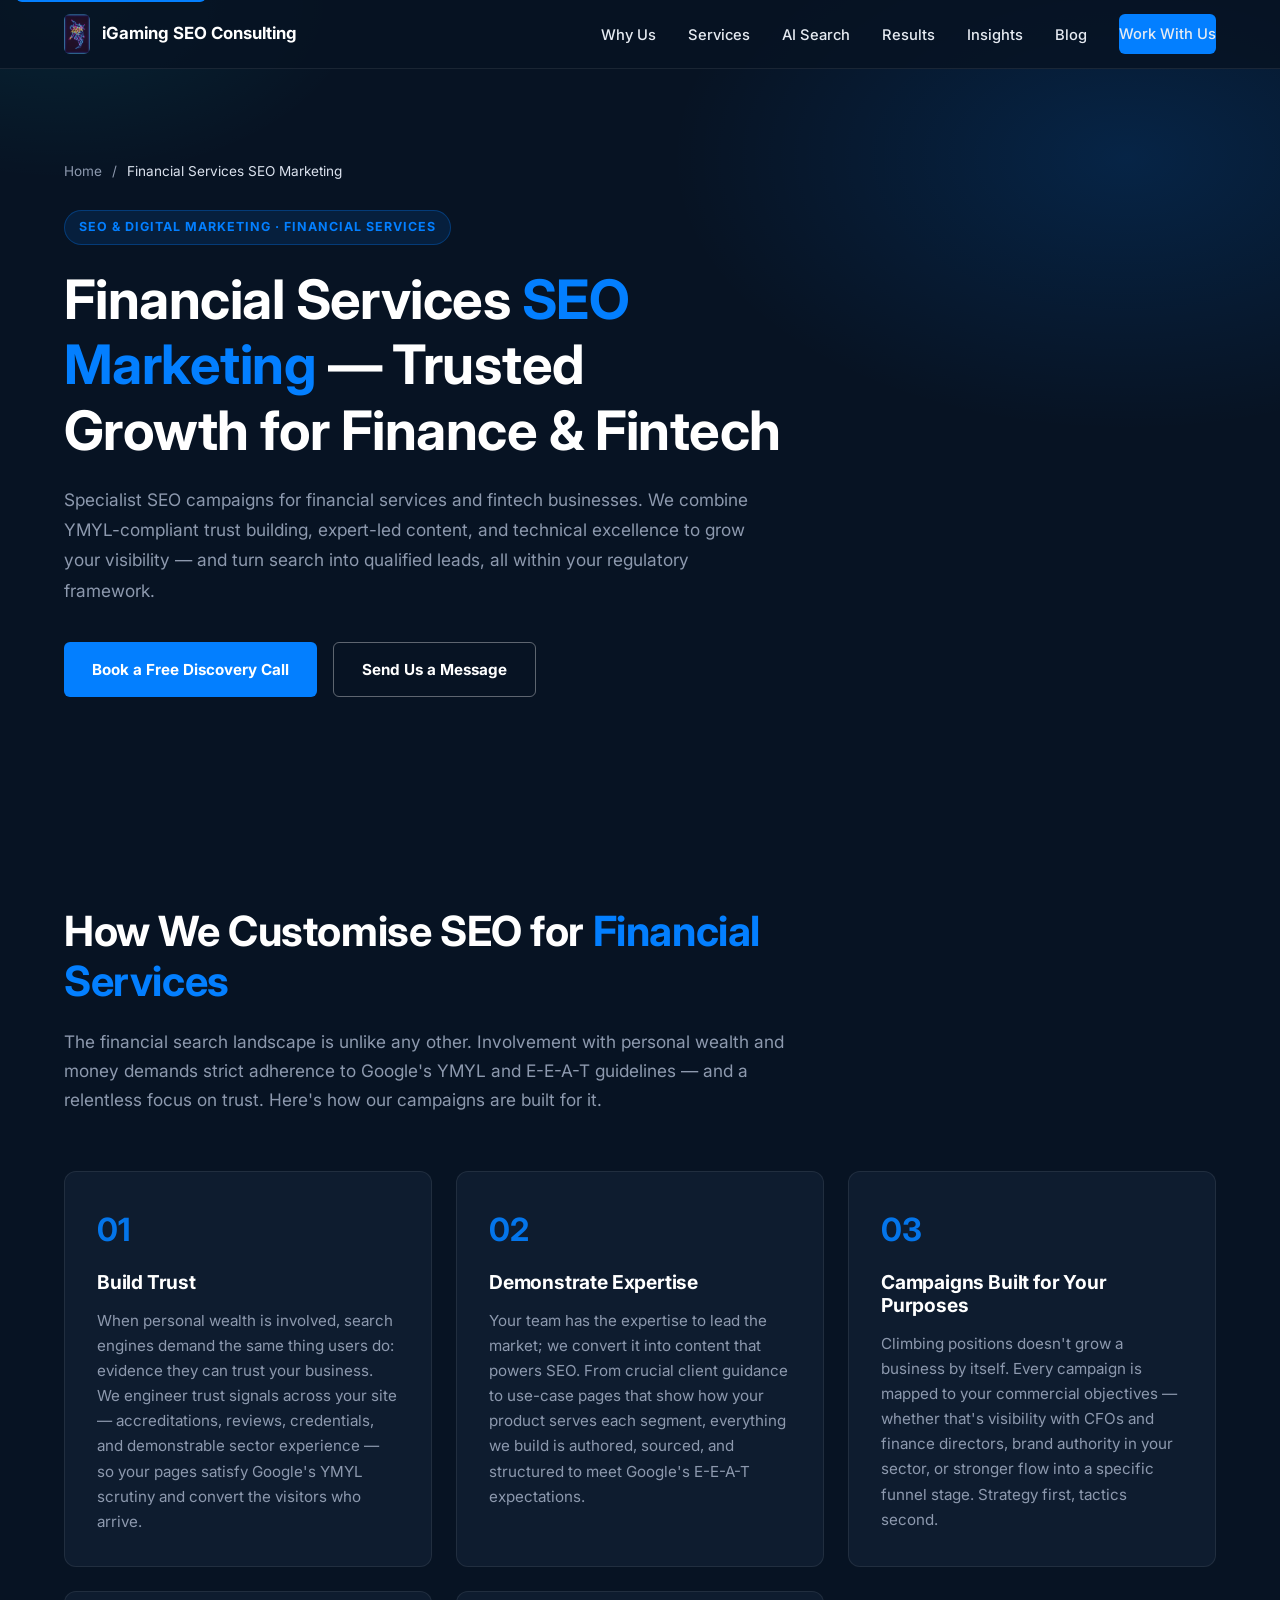
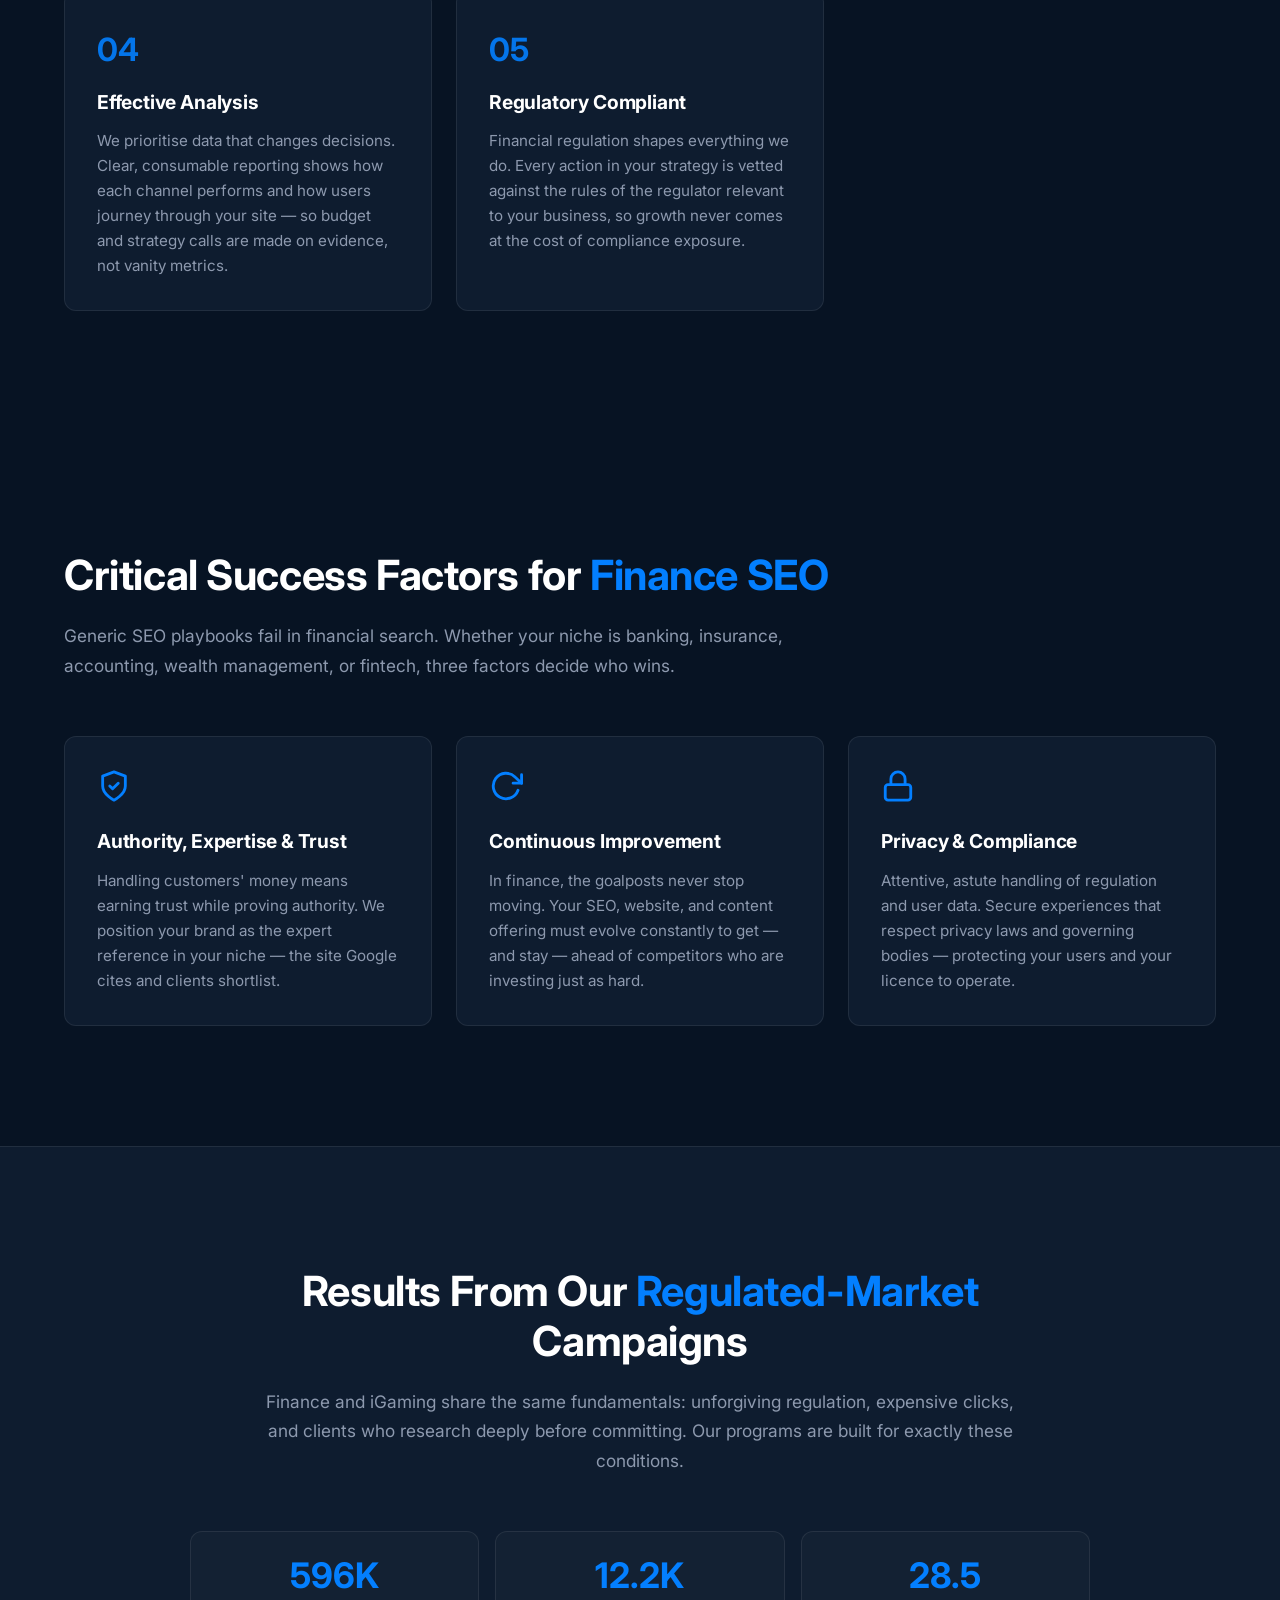
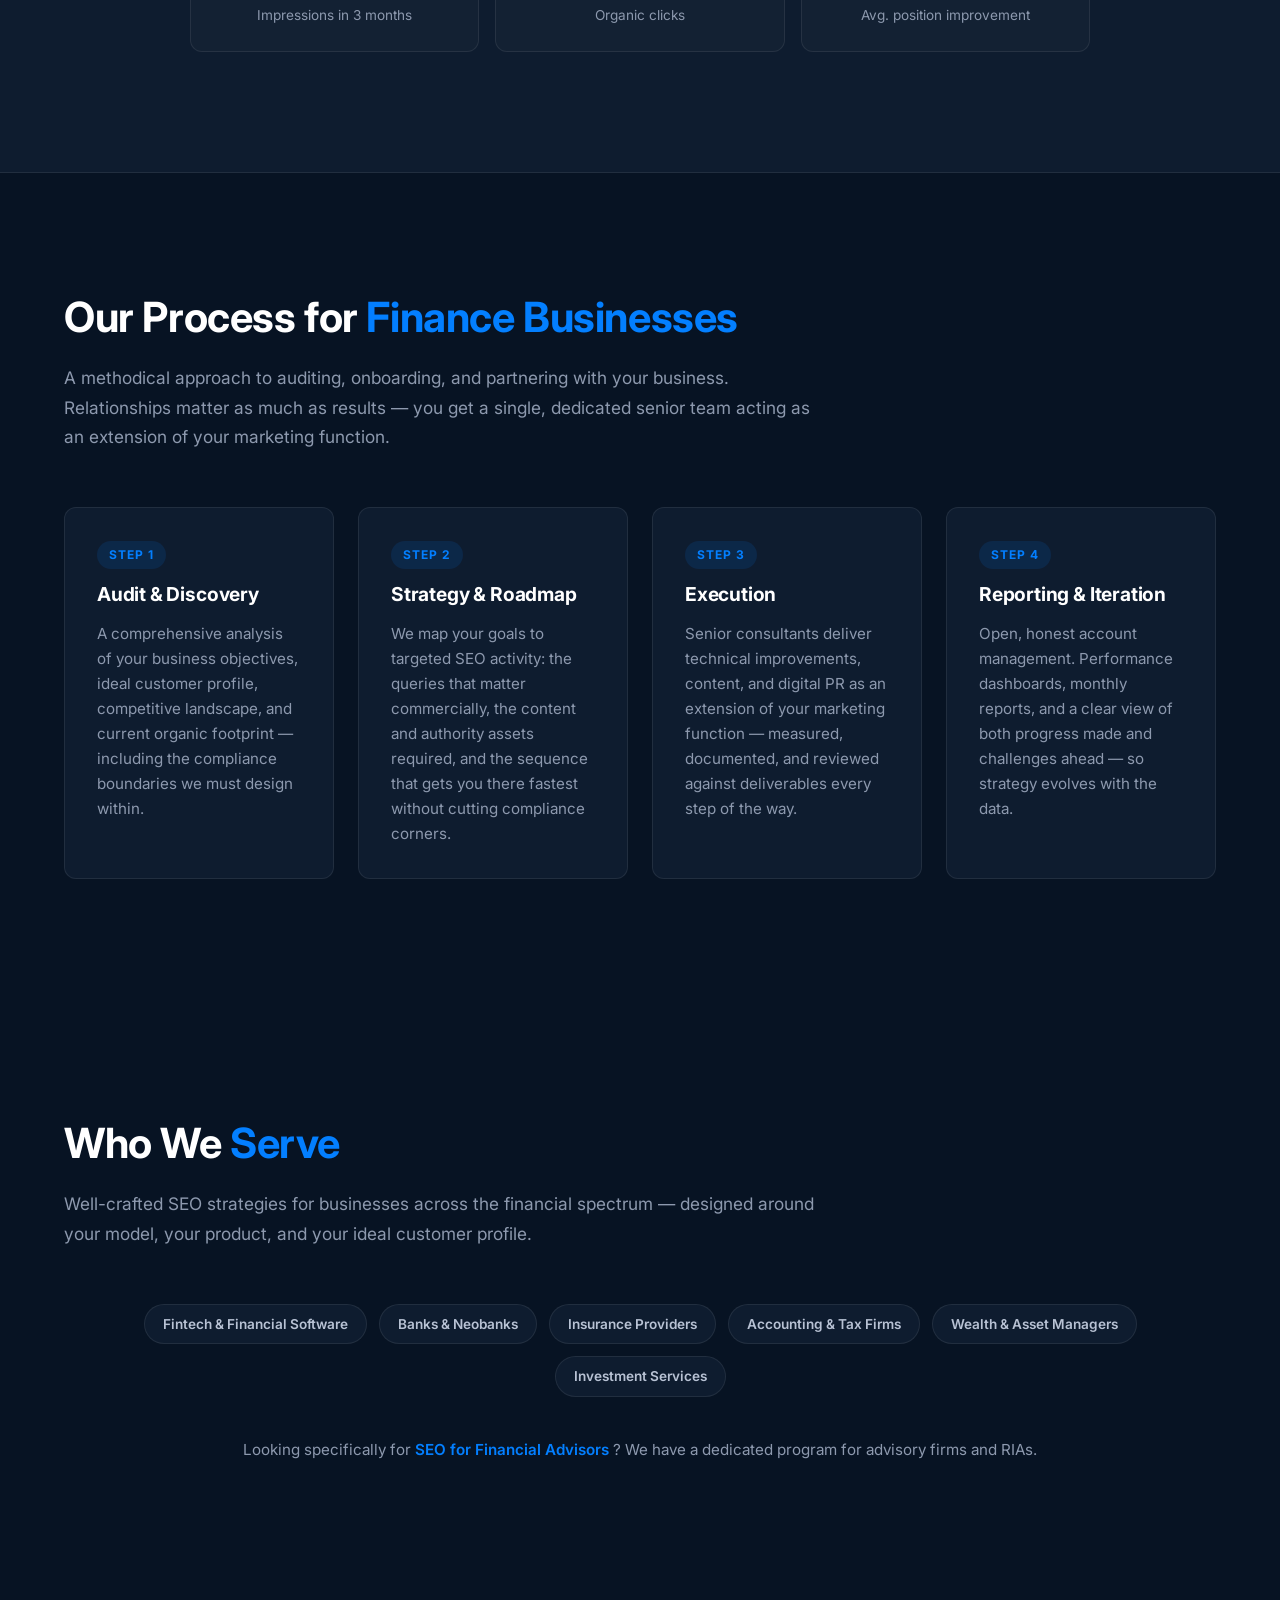
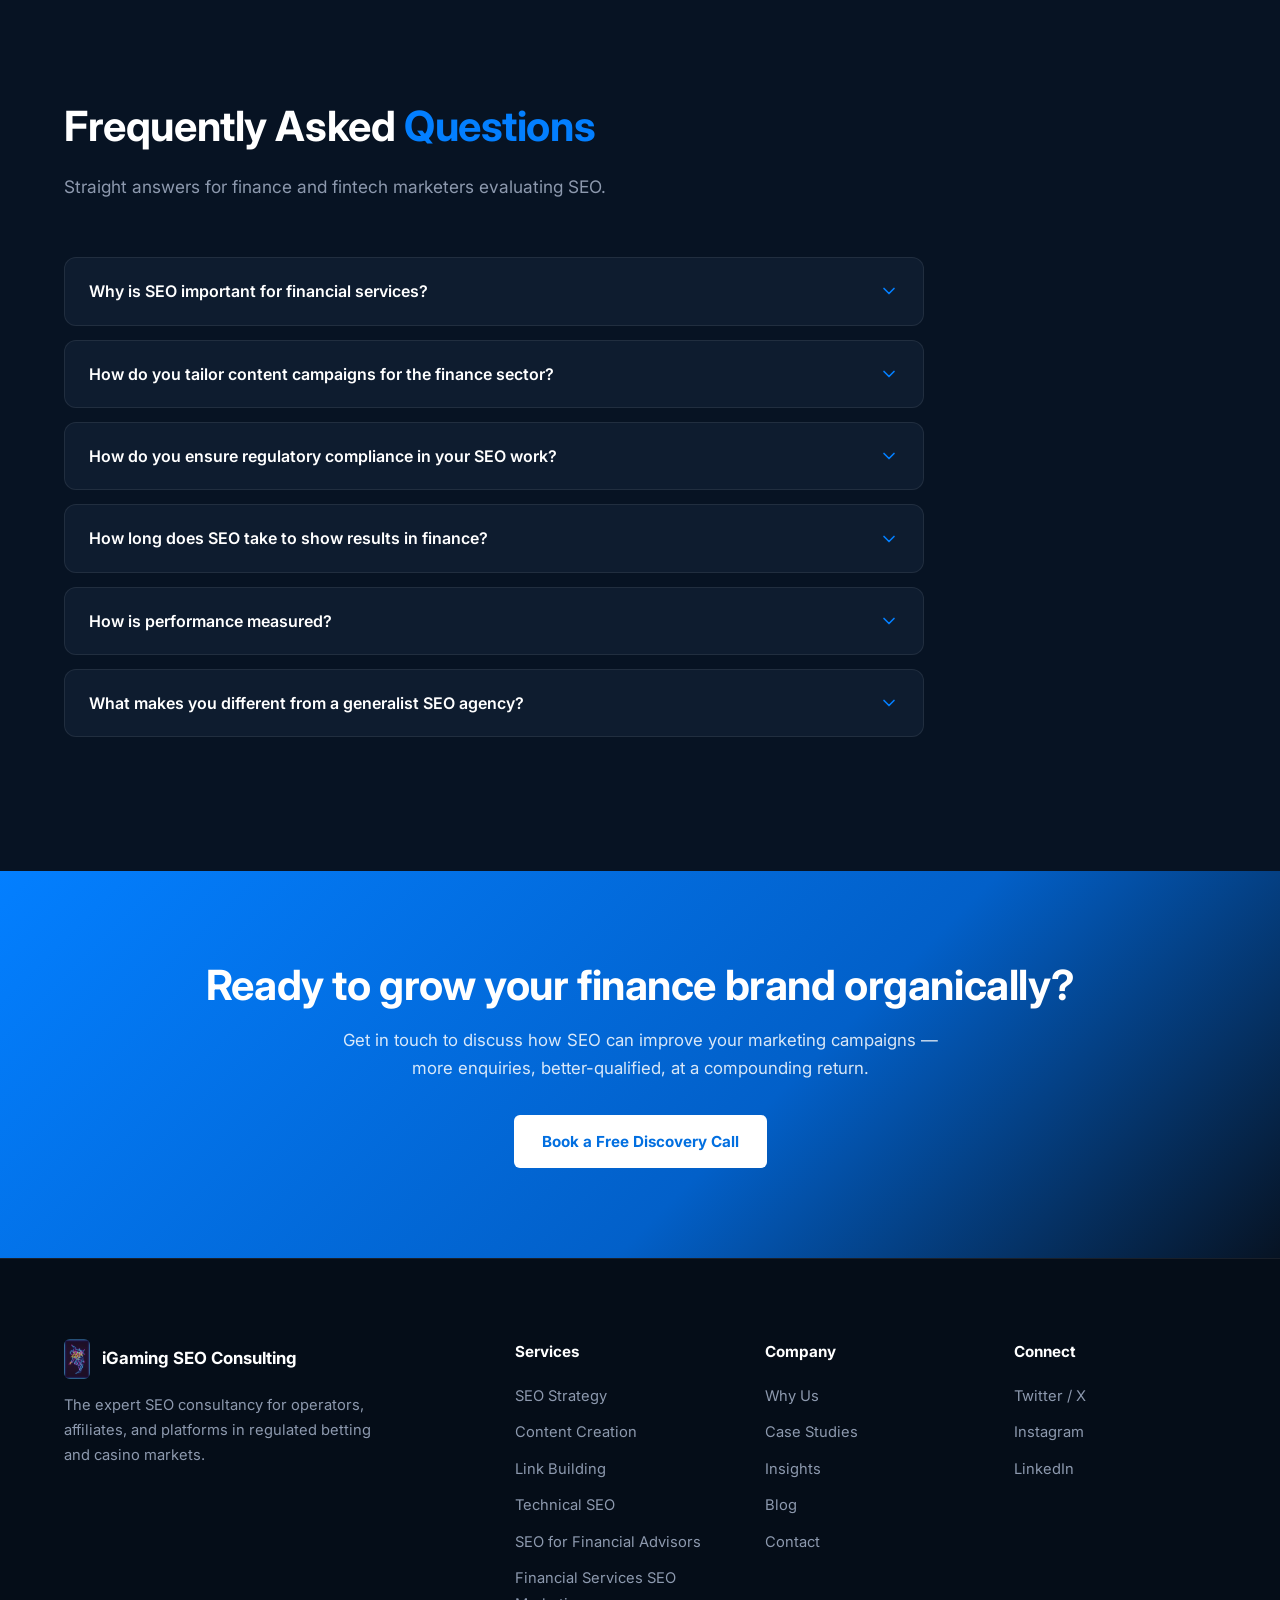
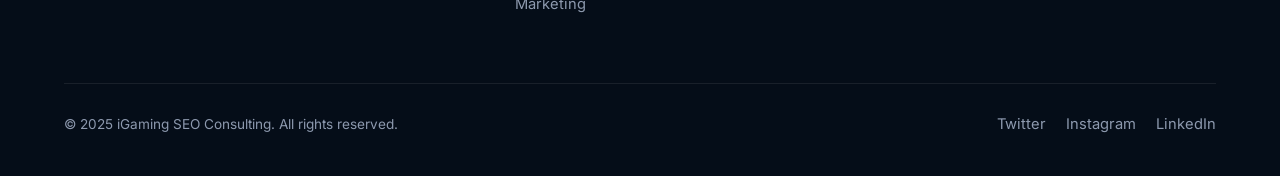
<file: services/financial-services-seo-marketing/index.html>
<!DOCTYPE html><html lang="en"><head><meta charset="utf-8"><meta name="viewport" content="width=device-width, initial-scale=1"><meta name="description" content="Specialist SEO and digital marketing for financial services and fintech. YMYL-compliant strategies that build trust signals, rank for high-value finance queries, and turn organic search into qualified leads."><meta name="theme-color" content="#071323"><meta property="og:title" content="Financial Services SEO Marketing — Trusted Growth for Finance &amp; Fintech | iGaming SEO Consulting"><meta property="og:description" content="Specialist SEO and digital marketing for financial services and fintech. YMYL-compliant strategies that build trust signals, rank for high-value finance queries, and turn organic search into qualified leads."><meta property="og:type" content="website"><meta property="og:url" content="https://www.igamingseoconsulting.com/services/financial-services-seo-marketing/"><meta name="twitter:card" content="summary_large_image"><link rel="canonical" href="https://www.igamingseoconsulting.com/services/financial-services-seo-marketing/"><link rel="icon" type="image/png" href="/logo.png"><!-- Fonts: Inter --><link rel="preconnect" href="https://fonts.googleapis.com"><link rel="preconnect" href="https://fonts.gstatic.com" crossorigin><link rel="preload" as="style" href="https://fonts.googleapis.com/css2?family=Inter:wght@400;500;600;700&display=swap"><link rel="stylesheet" href="https://fonts.googleapis.com/css2?family=Inter:wght@400;500;600;700&display=swap"><title>Financial Services SEO Marketing — Trusted Growth for Finance &amp; Fintech | iGaming SEO Consulting</title><script type="application/ld+json">{"@context":"https://schema.org","@type":"Service","name":"Financial Services SEO Marketing","description":"Specialist SEO and digital marketing for financial services and fintech. YMYL-compliant strategies that build trust signals, rank for high-value finance queries, and turn organic search into qualified leads.","url":"https://www.igamingseoconsulting.com/services/financial-services-seo-marketing/","provider":{"@type":"ProfessionalService","name":"iGaming SEO Consulting","url":"https://www.igamingseoconsulting.com/"},"areaServed":{"@type":"Place","name":"United States & global markets"},"serviceType":"SEO and Digital Marketing for Financial Services and Fintech"}</script><link rel="stylesheet" href="/_astro/Layout.BTM2mfBS.css"><link rel="stylesheet" href="/_astro/financial-services-seo-marketing.D1gzq_Kr.css"></head><body><a href="#main" class="skip-link">Skip to main content</a><header><div class="container nav"><a class="brand" href="/" aria-label="iGaming SEO Consulting home"><img src="/joker-card.png" alt="" aria-hidden="true">iGaming SEO Consulting</a><button class="nav-toggle" aria-label="Toggle navigation menu" aria-expanded="false" aria-controls="primary-nav" type="button"><svg width="24" height="24" viewBox="0 0 24 24" fill="none" stroke="currentColor" stroke-width="2" stroke-linecap="round" stroke-linejoin="round" aria-hidden="true"><line x1="3" y1="6" x2="21" y2="6"></line><line x1="3" y1="12" x2="21" y2="12"></line><line x1="3" y1="18" x2="21" y2="18"></line></svg></button><nav><ul class="nav-links" id="primary-nav" role="menubar"><li role="none"><a href="/#why-us" role="menuitem">Why Us</a></li><li role="none"><a href="/#services" role="menuitem">Services</a></li><li role="none"><a href="/#ai-search" role="menuitem">AI Search</a></li><li role="none"><a href="/#results" role="menuitem">Results</a></li><li role="none"><a href="/#insights" role="menuitem">Insights</a></li><li role="none"><a href="/blog/" role="menuitem">Blog</a></li><li role="none" class="cta-li"><a href="/#contact" class="btn btn-blue nav-cta" role="menuitem">Work With Us</a></li></ul></nav></div></header><main id="main"><section class="svc-hero" data-astro-cid-izakv4gm><div class="container" data-astro-cid-izakv4gm><nav class="breadcrumb" aria-label="Breadcrumb" data-astro-cid-izakv4gm><a href="/" data-astro-cid-izakv4gm>Home</a><span aria-hidden="true" data-astro-cid-izakv4gm>/</span><span aria-current="page" data-astro-cid-izakv4gm>Financial Services SEO Marketing</span></nav><span class="svc-badge" data-astro-cid-izakv4gm>SEO &amp; Digital Marketing · Financial Services</span><h1 data-astro-cid-izakv4gm>Financial Services <span class="accent" data-astro-cid-izakv4gm>SEO Marketing</span> — Trusted Growth for Finance &amp; Fintech</h1><p class="svc-sub" data-astro-cid-izakv4gm>Specialist SEO campaigns for financial services and fintech businesses. We combine YMYL-compliant trust building, expert-led content, and technical excellence to grow your visibility — and turn search into qualified leads, all within your regulatory framework.</p><div class="hero-ctas" data-astro-cid-izakv4gm><a href="https://calendly.com/seo4latam/igaming-seo" target="_blank" rel="noopener" class="btn btn-blue" data-astro-cid-izakv4gm>Book a Free Discovery Call</a><a href="/#contact" class="btn btn-outline" data-astro-cid-izakv4gm>Send Us a Message</a></div></div></section><section class="alt" data-astro-cid-izakv4gm><div class="container" data-astro-cid-izakv4gm><div class="section-header" data-astro-cid-izakv4gm><h2 data-astro-cid-izakv4gm>How We Customise SEO for <span class="accent" data-astro-cid-izakv4gm>Financial Services</span></h2><p class="lead" data-astro-cid-izakv4gm>The financial search landscape is unlike any other. Involvement with personal wealth and money demands strict adherence to Google's YMYL and E-E-A-T guidelines — and a relentless focus on trust. Here's how our campaigns are built for it.</p></div><div class="grid cols-3" data-astro-cid-izakv4gm><div class="card pillar-card" data-astro-cid-izakv4gm><span class="num" data-astro-cid-izakv4gm>01</span><h3 data-astro-cid-izakv4gm>Build Trust</h3><p data-astro-cid-izakv4gm>When personal wealth is involved, search engines demand the same thing users do: evidence they can trust your business. We engineer trust signals across your site — accreditations, reviews, credentials, and demonstrable sector experience — so your pages satisfy Google&#39;s YMYL scrutiny and convert the visitors who arrive.</p></div><div class="card pillar-card" data-astro-cid-izakv4gm><span class="num" data-astro-cid-izakv4gm>02</span><h3 data-astro-cid-izakv4gm>Demonstrate Expertise</h3><p data-astro-cid-izakv4gm>Your team has the expertise to lead the market; we convert it into content that powers SEO. From crucial client guidance to use-case pages that show how your product serves each segment, everything we build is authored, sourced, and structured to meet Google&#39;s E-E-A-T expectations.</p></div><div class="card pillar-card" data-astro-cid-izakv4gm><span class="num" data-astro-cid-izakv4gm>03</span><h3 data-astro-cid-izakv4gm>Campaigns Built for Your Purposes</h3><p data-astro-cid-izakv4gm>Climbing positions doesn&#39;t grow a business by itself. Every campaign is mapped to your commercial objectives — whether that&#39;s visibility with CFOs and finance directors, brand authority in your sector, or stronger flow into a specific funnel stage. Strategy first, tactics second.</p></div><div class="card pillar-card" data-astro-cid-izakv4gm><span class="num" data-astro-cid-izakv4gm>04</span><h3 data-astro-cid-izakv4gm>Effective Analysis</h3><p data-astro-cid-izakv4gm>We prioritise data that changes decisions. Clear, consumable reporting shows how each channel performs and how users journey through your site — so budget and strategy calls are made on evidence, not vanity metrics.</p></div><div class="card pillar-card" data-astro-cid-izakv4gm><span class="num" data-astro-cid-izakv4gm>05</span><h3 data-astro-cid-izakv4gm>Regulatory Compliant</h3><p data-astro-cid-izakv4gm>Financial regulation shapes everything we do. Every action in your strategy is vetted against the rules of the regulator relevant to your business, so growth never comes at the cost of compliance exposure.</p></div></div></div></section><section data-astro-cid-izakv4gm><div class="container" data-astro-cid-izakv4gm><div class="section-header" data-astro-cid-izakv4gm><h2 data-astro-cid-izakv4gm>Critical Success Factors for <span class="accent" data-astro-cid-izakv4gm>Finance SEO</span></h2><p class="lead" data-astro-cid-izakv4gm>Generic SEO playbooks fail in financial search. Whether your niche is banking, insurance, accounting, wealth management, or fintech, three factors decide who wins.</p></div><div class="grid cols-3" data-astro-cid-izakv4gm><div class="card" data-astro-cid-izakv4gm><div class="icon" data-astro-cid-izakv4gm><svg width="34" height="34" viewBox="0 0 24 24" fill="none" stroke="#037fff" stroke-width="2" stroke-linecap="round" stroke-linejoin="round" aria-hidden="true"><path d="M12 22s8-4 8-10V5l-8-3-8 3v7c0 6 8 10 8 10z"/><polyline points="9 12 11 14 15 10"/></svg></div><h3 data-astro-cid-izakv4gm>Authority, Expertise &amp; Trust</h3><p data-astro-cid-izakv4gm>Handling customers&#39; money means earning trust while proving authority. We position your brand as the expert reference in your niche — the site Google cites and clients shortlist.</p></div><div class="card" data-astro-cid-izakv4gm><div class="icon" data-astro-cid-izakv4gm><svg width="34" height="34" viewBox="0 0 24 24" fill="none" stroke="#037fff" stroke-width="2" stroke-linecap="round" stroke-linejoin="round" aria-hidden="true"><polyline points="23 4 23 10 17 10"/><path d="M20.49 15a9 9 0 1 1-2.12-9.36L23 10"/></svg></div><h3 data-astro-cid-izakv4gm>Continuous Improvement</h3><p data-astro-cid-izakv4gm>In finance, the goalposts never stop moving. Your SEO, website, and content offering must evolve constantly to get — and stay — ahead of competitors who are investing just as hard.</p></div><div class="card" data-astro-cid-izakv4gm><div class="icon" data-astro-cid-izakv4gm><svg width="34" height="34" viewBox="0 0 24 24" fill="none" stroke="#037fff" stroke-width="2" stroke-linecap="round" stroke-linejoin="round" aria-hidden="true"><rect x="3" y="11" width="18" height="11" rx="2"/><path d="M7 11V7a5 5 0 0 1 10 0v4"/></svg></div><h3 data-astro-cid-izakv4gm>Privacy &amp; Compliance</h3><p data-astro-cid-izakv4gm>Attentive, astute handling of regulation and user data. Secure experiences that respect privacy laws and governing bodies — protecting your users and your licence to operate.</p></div></div></div></section><section class="proof-band" data-astro-cid-izakv4gm><div class="container" data-astro-cid-izakv4gm><div class="section-header center" data-astro-cid-izakv4gm><h2 data-astro-cid-izakv4gm>Results From Our <span class="accent" data-astro-cid-izakv4gm>Regulated-Market</span> Campaigns</h2><p class="lead" data-astro-cid-izakv4gm>Finance and iGaming share the same fundamentals: unforgiving regulation, expensive clicks, and clients who research deeply before committing. Our programs are built for exactly these conditions.</p></div><div class="stat-row" data-astro-cid-izakv4gm><div class="stat-item" data-astro-cid-izakv4gm><span class="stat" data-astro-cid-izakv4gm>596K</span><span class="stat-label" data-astro-cid-izakv4gm>Impressions in 3 months</span></div><div class="stat-item" data-astro-cid-izakv4gm><span class="stat" data-astro-cid-izakv4gm>12.2K</span><span class="stat-label" data-astro-cid-izakv4gm>Organic clicks</span></div><div class="stat-item" data-astro-cid-izakv4gm><span class="stat" data-astro-cid-izakv4gm>28.5</span><span class="stat-label" data-astro-cid-izakv4gm>Avg. position improvement</span></div></div></div></section><section class="alt" data-astro-cid-izakv4gm><div class="container" data-astro-cid-izakv4gm><div class="section-header" data-astro-cid-izakv4gm><h2 data-astro-cid-izakv4gm>Our Process for <span class="accent" data-astro-cid-izakv4gm>Finance Businesses</span></h2><p class="lead" data-astro-cid-izakv4gm>A methodical approach to auditing, onboarding, and partnering with your business. Relationships matter as much as results — you get a single, dedicated senior team acting as an extension of your marketing function.</p></div><div class="grid cols-4" data-astro-cid-izakv4gm><div class="card process-card" data-astro-cid-izakv4gm><span class="step" data-astro-cid-izakv4gm>Step 1</span><h3 data-astro-cid-izakv4gm>Audit &amp; Discovery</h3><p data-astro-cid-izakv4gm>A comprehensive analysis of your business objectives, ideal customer profile, competitive landscape, and current organic footprint — including the compliance boundaries we must design within.</p></div><div class="card process-card" data-astro-cid-izakv4gm><span class="step" data-astro-cid-izakv4gm>Step 2</span><h3 data-astro-cid-izakv4gm>Strategy &amp; Roadmap</h3><p data-astro-cid-izakv4gm>We map your goals to targeted SEO activity: the queries that matter commercially, the content and authority assets required, and the sequence that gets you there fastest without cutting compliance corners.</p></div><div class="card process-card" data-astro-cid-izakv4gm><span class="step" data-astro-cid-izakv4gm>Step 3</span><h3 data-astro-cid-izakv4gm>Execution</h3><p data-astro-cid-izakv4gm>Senior consultants deliver technical improvements, content, and digital PR as an extension of your marketing function — measured, documented, and reviewed against deliverables every step of the way.</p></div><div class="card process-card" data-astro-cid-izakv4gm><span class="step" data-astro-cid-izakv4gm>Step 4</span><h3 data-astro-cid-izakv4gm>Reporting &amp; Iteration</h3><p data-astro-cid-izakv4gm>Open, honest account management. Performance dashboards, monthly reports, and a clear view of both progress made and challenges ahead — so strategy evolves with the data.</p></div></div></div></section><section data-astro-cid-izakv4gm><div class="container" data-astro-cid-izakv4gm><div class="section-header" data-astro-cid-izakv4gm><h2 data-astro-cid-izakv4gm>Who We <span class="accent" data-astro-cid-izakv4gm>Serve</span></h2><p class="lead" data-astro-cid-izakv4gm>Well-crafted SEO strategies for businesses across the financial spectrum — designed around your model, your product, and your ideal customer profile.</p></div><div class="specialties" aria-label="Financial sectors we serve" data-astro-cid-izakv4gm><span data-astro-cid-izakv4gm>Fintech &amp; Financial Software</span><span data-astro-cid-izakv4gm>Banks &amp; Neobanks</span><span data-astro-cid-izakv4gm>Insurance Providers</span><span data-astro-cid-izakv4gm>Accounting &amp; Tax Firms</span><span data-astro-cid-izakv4gm>Wealth &amp; Asset Managers</span><span data-astro-cid-izakv4gm>Investment Services</span></div><p class="related-link" data-astro-cid-izakv4gm>Looking specifically for<a href="/services/seo-financial-advisors" data-astro-cid-izakv4gm>SEO for Financial Advisors</a>? We have a dedicated program for advisory firms and RIAs.</p></div></section><section class="alt" data-astro-cid-izakv4gm><div class="container" data-astro-cid-izakv4gm><div class="section-header" data-astro-cid-izakv4gm><h2 data-astro-cid-izakv4gm>Frequently Asked <span class="accent" data-astro-cid-izakv4gm>Questions</span></h2><p class="lead" data-astro-cid-izakv4gm>Straight answers for finance and fintech marketers evaluating SEO.</p></div><div class="faq-list" data-astro-cid-izakv4gm><details class="faq-item" data-astro-cid-izakv4gm><summary data-astro-cid-izakv4gm><span data-astro-cid-izakv4gm>Why is SEO important for financial services?</span><svg width="20" height="20" viewBox="0 0 24 24" fill="none" stroke="#037fff" stroke-width="2" stroke-linecap="round" stroke-linejoin="round" aria-hidden="true" data-astro-cid-izakv4gm><polyline points="6 9 12 15 18 9" data-astro-cid-izakv4gm></polyline></svg></summary><p data-astro-cid-izakv4gm>The majority of client and customer journeys still begin on a search engine. In a sector where paid clicks are among the most expensive in all of marketing, SEO delivers traffic, leads, and conversions at a compounding return — and builds the brand authority that ads can&#39;t buy.</p></details><details class="faq-item" data-astro-cid-izakv4gm><summary data-astro-cid-izakv4gm><span data-astro-cid-izakv4gm>How do you tailor content campaigns for the finance sector?</span><svg width="20" height="20" viewBox="0 0 24 24" fill="none" stroke="#037fff" stroke-width="2" stroke-linecap="round" stroke-linejoin="round" aria-hidden="true" data-astro-cid-izakv4gm><polyline points="6 9 12 15 18 9" data-astro-cid-izakv4gm></polyline></svg></summary><p data-astro-cid-izakv4gm>Every piece is designed for both search engines and your ideal customer profile: genuine expertise and useful advice for readers, with the structure, entities, and context crawlers need to understand intent. All content passes compliance review before publication.</p></details><details class="faq-item" data-astro-cid-izakv4gm><summary data-astro-cid-izakv4gm><span data-astro-cid-izakv4gm>How do you ensure regulatory compliance in your SEO work?</span><svg width="20" height="20" viewBox="0 0 24 24" fill="none" stroke="#037fff" stroke-width="2" stroke-linecap="round" stroke-linejoin="round" aria-hidden="true" data-astro-cid-izakv4gm><polyline points="6 9 12 15 18 9" data-astro-cid-izakv4gm></polyline></svg></summary><p data-astro-cid-izakv4gm>We start by understanding your compliance requirements and the standards your regulator imposes. Every deliverable — content, metadata, digital PR outreach — is vetted against those requirements, and we adapt to your approval workflow, not the other way around.</p></details><details class="faq-item" data-astro-cid-izakv4gm><summary data-astro-cid-izakv4gm><span data-astro-cid-izakv4gm>How long does SEO take to show results in finance?</span><svg width="20" height="20" viewBox="0 0 24 24" fill="none" stroke="#037fff" stroke-width="2" stroke-linecap="round" stroke-linejoin="round" aria-hidden="true" data-astro-cid-izakv4gm><polyline points="6 9 12 15 18 9" data-astro-cid-izakv4gm></polyline></svg></summary><p data-astro-cid-izakv4gm>Technical and on-page wins can surface within the first weeks. A well-constructed finance campaign typically shows clear, positive momentum within three months, with compounding gains after that — we&#39;ll give you an honest timeline at the audit stage.</p></details><details class="faq-item" data-astro-cid-izakv4gm><summary data-astro-cid-izakv4gm><span data-astro-cid-izakv4gm>How is performance measured?</span><svg width="20" height="20" viewBox="0 0 24 24" fill="none" stroke="#037fff" stroke-width="2" stroke-linecap="round" stroke-linejoin="round" aria-hidden="true" data-astro-cid-izakv4gm><polyline points="6 9 12 15 18 9" data-astro-cid-izakv4gm></polyline></svg></summary><p data-astro-cid-izakv4gm>Analytics for traffic and conversions, rank tracking for your priority query sets, and lead attribution so you can see which organic visits became enquiries. You get dashboards and monthly reports — no black boxes.</p></details><details class="faq-item" data-astro-cid-izakv4gm><summary data-astro-cid-izakv4gm><span data-astro-cid-izakv4gm>What makes you different from a generalist SEO agency?</span><svg width="20" height="20" viewBox="0 0 24 24" fill="none" stroke="#037fff" stroke-width="2" stroke-linecap="round" stroke-linejoin="round" aria-hidden="true" data-astro-cid-izakv4gm><polyline points="6 9 12 15 18 9" data-astro-cid-izakv4gm></polyline></svg></summary><p data-astro-cid-izakv4gm>Finance is YMYL — Google&#39;s highest-scrutiny category. We specialise in regulated, high-stakes verticals where compliance discipline and trust engineering decide who ranks. The same senior-level rigor we apply in iGaming, applied to your market.</p></details></div></div></section><section class="cta-band" data-astro-cid-izakv4gm><div class="container cta-inner" data-astro-cid-izakv4gm><h2 data-astro-cid-izakv4gm>Ready to grow your finance brand organically?</h2><p data-astro-cid-izakv4gm>Get in touch to discuss how SEO can improve your marketing campaigns — more enquiries, better-qualified, at a compounding return.</p><a href="https://calendly.com/seo4latam/igaming-seo" target="_blank" rel="noopener" class="btn btn-white" data-astro-cid-izakv4gm>Book a Free Discovery Call</a></div></section></main><footer><div class="container"><div class="footer-grid"><div class="footer-brand"><a class="brand" href="/" aria-label="iGaming SEO Consulting home"><img src="/joker-card.png" alt="" aria-hidden="true">iGaming SEO Consulting</a><p>The expert SEO consultancy for operators, affiliates, and platforms in regulated betting and casino markets.</p></div><div><h4>Services</h4><ul><li><a href="/#services">SEO Strategy</a></li><li><a href="/#services">Content Creation</a></li><li><a href="/#services">Link Building</a></li><li><a href="/#services">Technical SEO</a></li><li><a href="/services/seo-financial-advisors">SEO for Financial Advisors</a></li><li><a href="/services/financial-services-seo-marketing">Financial Services SEO Marketing</a></li></ul></div><div><h4>Company</h4><ul><li><a href="/#why-us">Why Us</a></li><li><a href="/#results">Case Studies</a></li><li><a href="/#insights">Insights</a></li><li><a href="/blog/">Blog</a></li><li><a href="/#contact">Contact</a></li></ul></div><div><h4>Connect</h4><ul><li><a href="https://twitter.com/seonestor" target="_blank" rel="noopener">Twitter / X</a></li><li><a href="https://www.instagram.com/seonestor/" target="_blank" rel="noopener">Instagram</a></li><li><a href="https://www.linkedin.com/in/nestorvazquez/" target="_blank" rel="noopener">LinkedIn</a></li></ul></div></div><div class="footer-bottom"><span>© 2025 iGaming SEO Consulting. All rights reserved.</span><div class="socials"><a href="https://twitter.com/seonestor" target="_blank" rel="noopener">Twitter</a><a href="https://www.instagram.com/seonestor/" target="_blank" rel="noopener">Instagram</a><a href="https://www.linkedin.com/in/nestorvazquez/" target="_blank" rel="noopener">LinkedIn</a></div></div></div></footer><!-- Mobile sticky CTA bar --><nav class="mobile-cta-bar" aria-label="Mobile contact options"><a class="mobile-cta-bar__item" href="https://calendly.com/seo4latam/igaming-seo" target="_blank" rel="noopener" aria-label="Book a call"><svg viewBox="0 0 512 512" aria-hidden="true"><path d="M448 64H64C28.7 64 0 92.7 0 128v256c0 35.3 28.7 64 64 64h384c35.3 0 64-28.7 64-64V128c0-35.3-28.7-64-64-64zM48 112h416c8.8 0 16 7.2 16 16v48H32v-48c0-8.8 7.2-16 16-16zm432 272c0 8.8-7.2 16-16 16H64c-8.8 0-16-7.2-16-16V192h432v192zM160 352h-32c-8.8 0-16-7.2-16-16s7.2-16 16-16h32c8.8 0 16 7.2 16 16s-7.2 16-16 16zm0-64h-32c-8.8 0-16-7.2-16-16s7.2-16 16-16h32c8.8 0 16 7.2 16 16s-7.2 16-16 16zm0-64h-32c-8.8 0-16-7.2-16-16s7.2-16 16-16h32c8.8 0 16 7.2 16 16s-7.2 16-16 16zm96 128h-32c-8.8 0-16-7.2-16-16s7.2-16 16-16h32c8.8 0 16 7.2 16 16s-7.2 16-16 16zm0-64h-32c-8.8 0-16-7.2-16-16s7.2-16 16-16h32c8.8 0 16 7.2 16 16s-7.2 16-16 16zm0-64h-32c-8.8 0-16-7.2-16-16s7.2-16 16-16h32c8.8 0 16 7.2 16 16s-7.2 16-16 16zm96 128h-32c-8.8 0-16-7.2-16-16s7.2-16 16-16h32c8.8 0 16 7.2 16 16s-7.2 16-16 16zm0-64h-32c-8.8 0-16-7.2-16-16s7.2-16 16-16h32c8.8 0 16 7.2 16 16s-7.2 16-16 16zm0-64h-32c-8.8 0-16-7.2-16-16s7.2-16 16-16h32c8.8 0 16 7.2 16 16s-7.2 16-16 16z"></path></svg><span>Book</span></a><a class="mobile-cta-bar__item mobile-cta-bar__item--primary" href="tel:+17379376374" aria-label="Call us"><svg viewBox="0 0 512 512" aria-hidden="true"><path d="M497.39 361.8l-112-48a24 24 0 0 0-28 6.9l-49.6 60.6A370.66 370.66 0 0 1 130.6 204.11l60.6-49.6a23.94 23.94 0 0 0 6.9-28l-48-112A24.16 24.16 0 0 0 122.6.61l-104 24A24 24 0 0 0 0 48c0 256.5 207.9 464 464 464a24 24 0 0 0 23.4-18.6l24-104a24.29 24.29 0 0 0-14.01-27.6z"></path></svg><span>Call</span></a><a class="mobile-cta-bar__item" href="mailto:hello@igamingseoconsulting.com" aria-label="Email us"><svg viewBox="0 0 512 512" aria-hidden="true"><path d="M502.3 190.8c3.9-3.1 9.7-.2 9.7 4.7V400c0 26.5-21.5 48-48 48H48c-26.5 0-48-21.5-48-48V195.6c0-5 5.7-7.8 9.7-4.7 22.4 17.6 52 39.9 153.9 115.6 21.2 15.4 56.9 47.8 92.4 47.6 35.6.2 71.6-32.8 92.4-47.6 101.8-75.5 131.4-98.1 153.9-115.7zM256 320c23.5.2 57.4-29.5 74.6-41.9C416.1 207.2 427.4 198.7 448 182.6V128c0-8.8-7.2-16-16-16H80c-8.8 0-16 7.2-16 16v54.6c20.6 16.1 31.9 24.6 117.4 95.6 17.2 12.4 51.1 42.1 74.6 41.9z"></path></svg><span>Email</span></a></nav><script>
      // Mobile nav toggle
      (function () {
        const toggle = document.querySelector(".nav-toggle");
        const nav = document.getElementById("primary-nav");
        if (!toggle || !nav) return;

        toggle.addEventListener("click", function () {
          const isOpen = nav.classList.toggle("open");
          toggle.setAttribute("aria-expanded", String(isOpen));
        });

        // Close mobile nav when clicking a link
        nav.querySelectorAll("a").forEach(function (link) {
          link.addEventListener("click", function () {
            nav.classList.remove("open");
            toggle.setAttribute("aria-expanded", "false");
          });
        });
      })();
    </script></body></html>
</file>
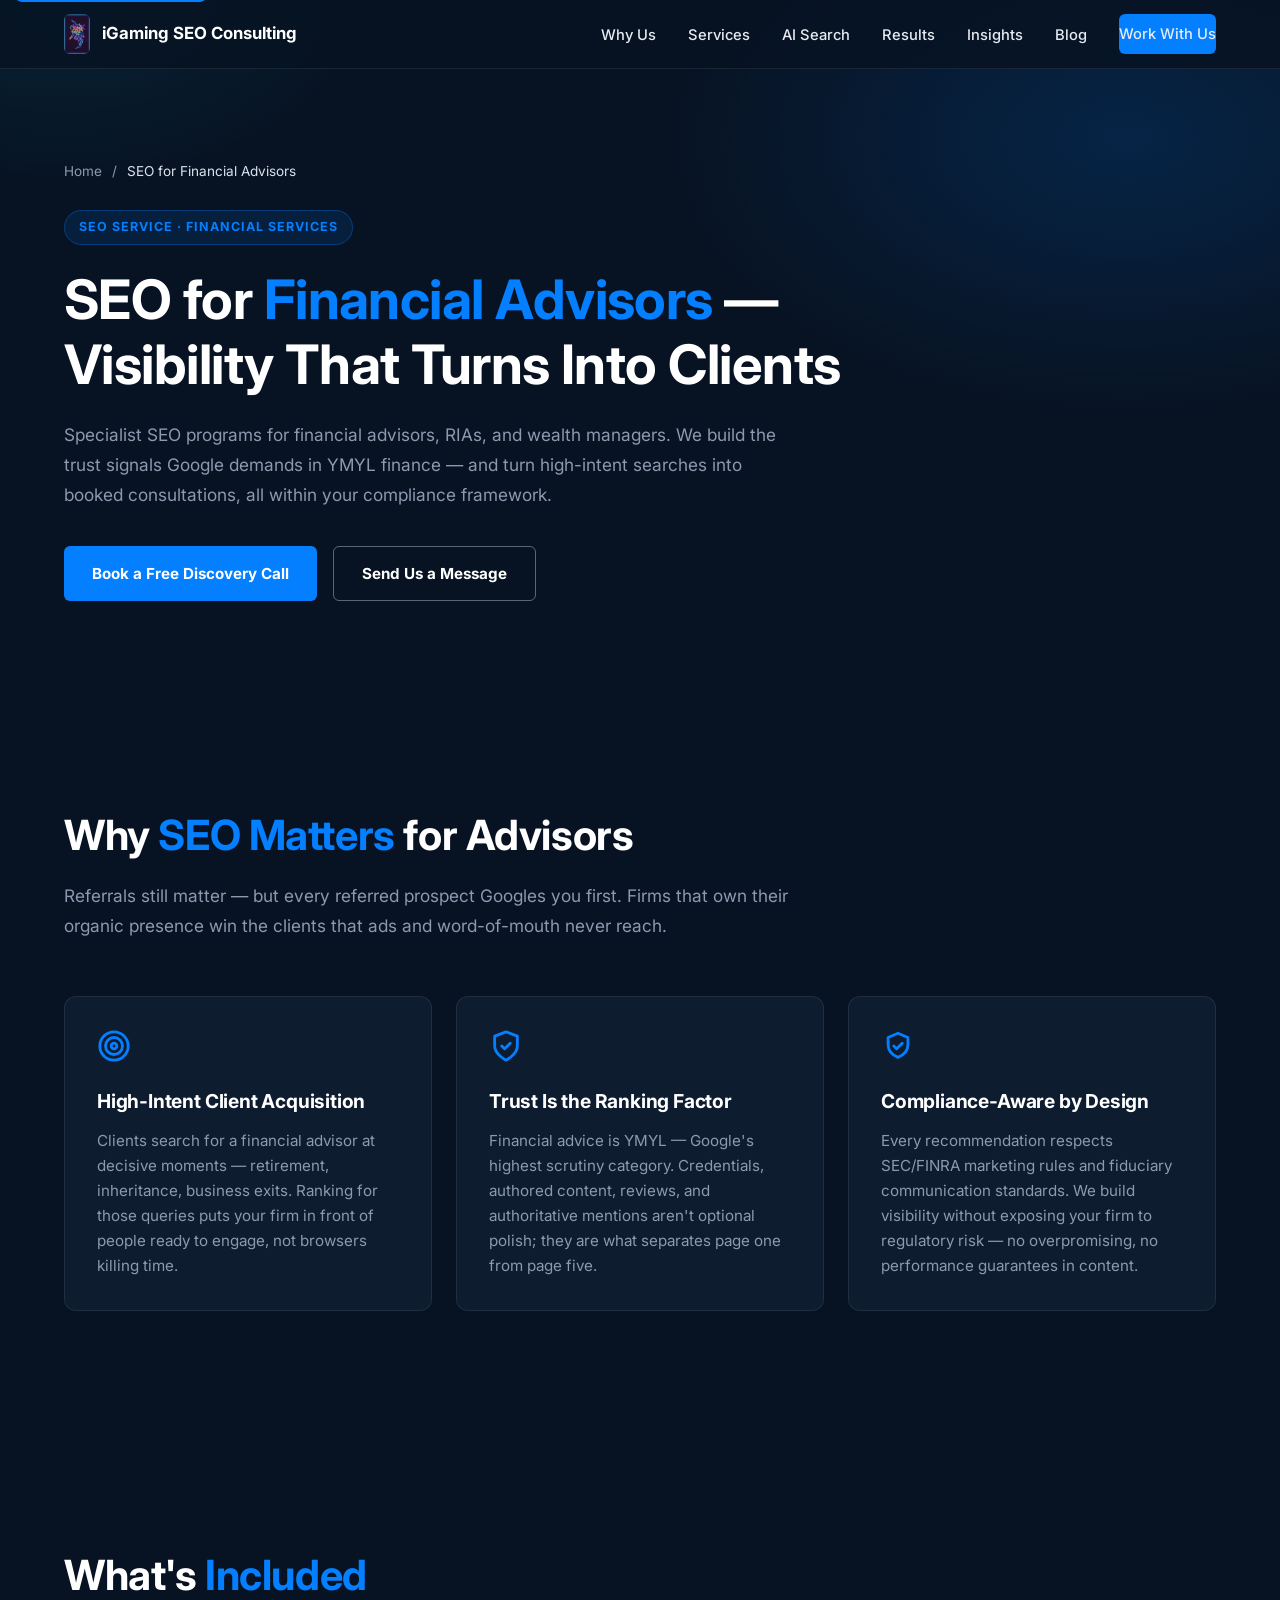
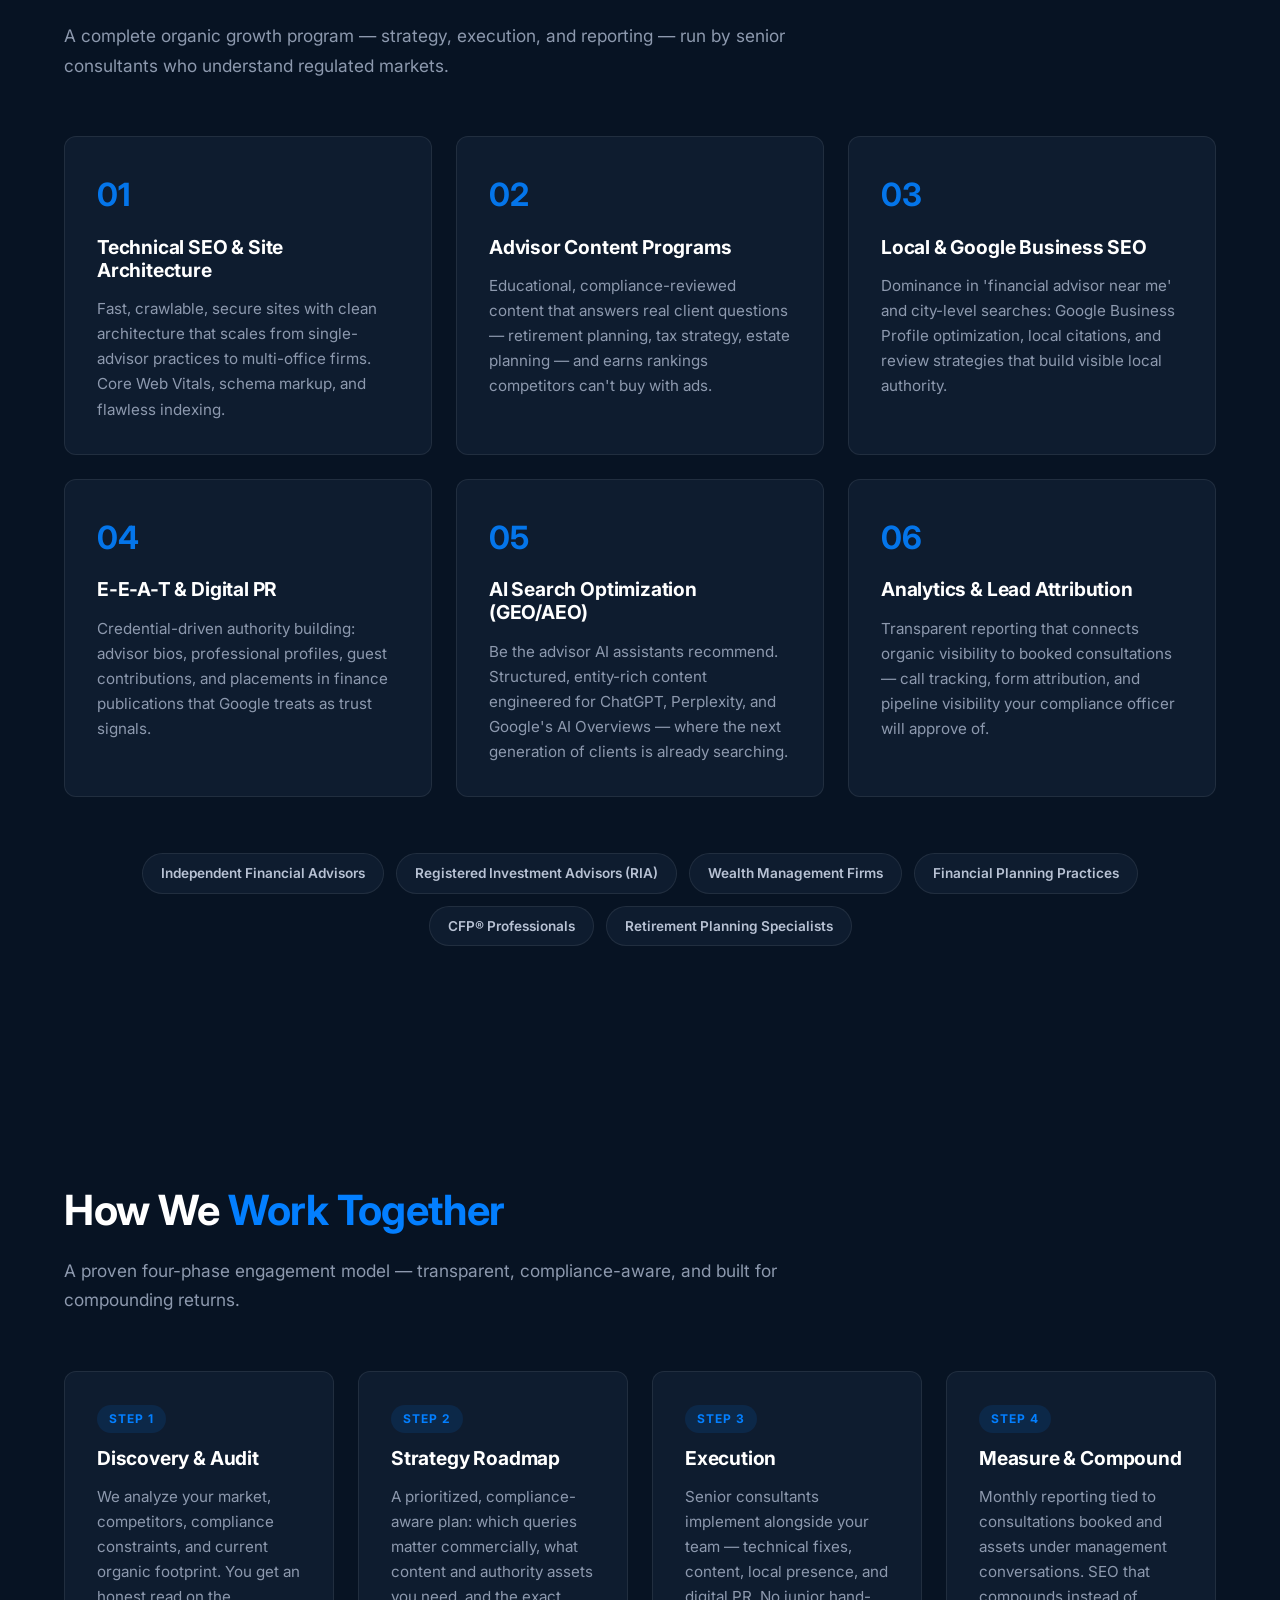
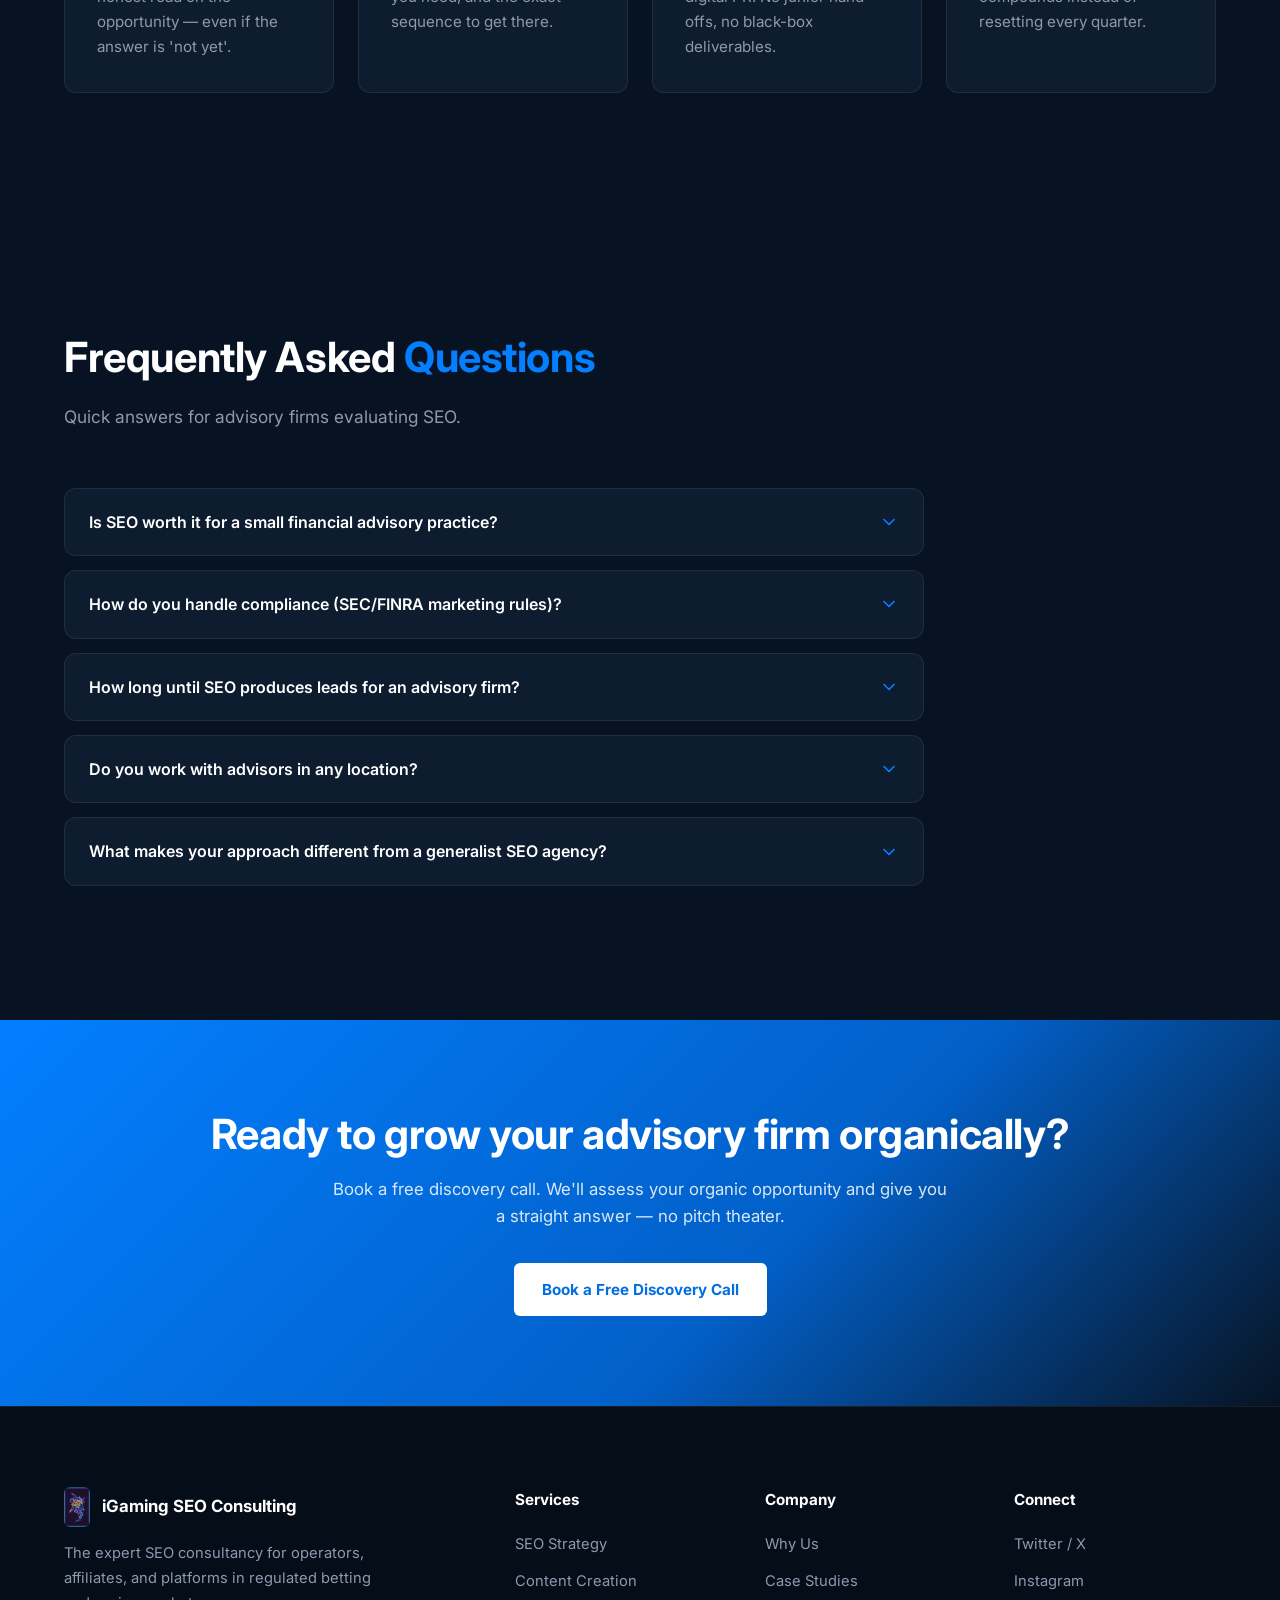
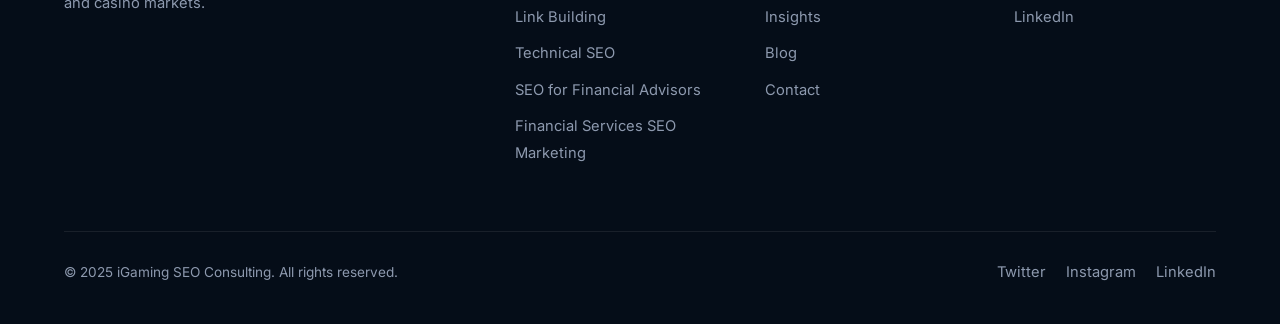
<file: services/seo-financial-advisors/index.html>
<!DOCTYPE html><html lang="en"><head><meta charset="utf-8"><meta name="viewport" content="width=device-width, initial-scale=1"><meta name="description" content="Specialist SEO for financial advisors, RIAs, and wealth managers. Compliance-aware strategies that build trust, rank for high-intent searches, and turn organic visibility into booked clients."><meta name="theme-color" content="#071323"><meta property="og:title" content="SEO for Financial Advisors — Client Acquisition That Compounds | iGaming SEO Consulting"><meta property="og:description" content="Specialist SEO for financial advisors, RIAs, and wealth managers. Compliance-aware strategies that build trust, rank for high-intent searches, and turn organic visibility into booked clients."><meta property="og:type" content="website"><meta property="og:url" content="https://www.igamingseoconsulting.com/services/seo-financial-advisors/"><meta name="twitter:card" content="summary_large_image"><link rel="canonical" href="https://www.igamingseoconsulting.com/services/seo-financial-advisors/"><link rel="icon" type="image/png" href="/logo.png"><!-- Fonts: Inter --><link rel="preconnect" href="https://fonts.googleapis.com"><link rel="preconnect" href="https://fonts.gstatic.com" crossorigin><link rel="preload" as="style" href="https://fonts.googleapis.com/css2?family=Inter:wght@400;500;600;700&display=swap"><link rel="stylesheet" href="https://fonts.googleapis.com/css2?family=Inter:wght@400;500;600;700&display=swap"><title>SEO for Financial Advisors — Client Acquisition That Compounds | iGaming SEO Consulting</title><script type="application/ld+json">{"@context":"https://schema.org","@type":"Service","name":"SEO for Financial Advisors","description":"Specialist SEO for financial advisors, RIAs, and wealth managers. Compliance-aware strategies that build trust, rank for high-intent searches, and turn organic visibility into booked clients.","url":"https://www.igamingseoconsulting.com/services/seo-financial-advisors/","provider":{"@type":"ProfessionalService","name":"iGaming SEO Consulting","url":"https://www.igamingseoconsulting.com/"},"areaServed":{"@type":"Place","name":"United States & global markets"},"serviceType":"SEO Consulting for Financial Advisors and Wealth Managers"}</script><link rel="stylesheet" href="/_astro/Layout.BTM2mfBS.css"><link rel="stylesheet" href="/_astro/seo-financial-advisors.DYwwJ96P.css"></head><body><a href="#main" class="skip-link">Skip to main content</a><header><div class="container nav"><a class="brand" href="/" aria-label="iGaming SEO Consulting home"><img src="/joker-card.png" alt="" aria-hidden="true">iGaming SEO Consulting</a><button class="nav-toggle" aria-label="Toggle navigation menu" aria-expanded="false" aria-controls="primary-nav" type="button"><svg width="24" height="24" viewBox="0 0 24 24" fill="none" stroke="currentColor" stroke-width="2" stroke-linecap="round" stroke-linejoin="round" aria-hidden="true"><line x1="3" y1="6" x2="21" y2="6"></line><line x1="3" y1="12" x2="21" y2="12"></line><line x1="3" y1="18" x2="21" y2="18"></line></svg></button><nav><ul class="nav-links" id="primary-nav" role="menubar"><li role="none"><a href="/#why-us" role="menuitem">Why Us</a></li><li role="none"><a href="/#services" role="menuitem">Services</a></li><li role="none"><a href="/#ai-search" role="menuitem">AI Search</a></li><li role="none"><a href="/#results" role="menuitem">Results</a></li><li role="none"><a href="/#insights" role="menuitem">Insights</a></li><li role="none"><a href="/blog/" role="menuitem">Blog</a></li><li role="none" class="cta-li"><a href="/#contact" class="btn btn-blue nav-cta" role="menuitem">Work With Us</a></li></ul></nav></div></header><main id="main"><section class="svc-hero" data-astro-cid-s3zkudtm><div class="container" data-astro-cid-s3zkudtm><nav class="breadcrumb" aria-label="Breadcrumb" data-astro-cid-s3zkudtm><a href="/" data-astro-cid-s3zkudtm>Home</a><span aria-hidden="true" data-astro-cid-s3zkudtm>/</span><span aria-current="page" data-astro-cid-s3zkudtm>SEO for Financial Advisors</span></nav><span class="svc-badge" data-astro-cid-s3zkudtm>SEO Service · Financial Services</span><h1 data-astro-cid-s3zkudtm>SEO for <span class="accent" data-astro-cid-s3zkudtm>Financial Advisors</span> — Visibility That Turns Into Clients</h1><p class="svc-sub" data-astro-cid-s3zkudtm>Specialist SEO programs for financial advisors, RIAs, and wealth managers. We build the trust signals Google demands in YMYL finance — and turn high-intent searches into booked consultations, all within your compliance framework.</p><div class="hero-ctas" data-astro-cid-s3zkudtm><a href="https://calendly.com/seo4latam/igaming-seo" target="_blank" rel="noopener" class="btn btn-blue" data-astro-cid-s3zkudtm>Book a Free Discovery Call</a><a href="/#contact" class="btn btn-outline" data-astro-cid-s3zkudtm>Send Us a Message</a></div></div></section><section class="alt" data-astro-cid-s3zkudtm><div class="container" data-astro-cid-s3zkudtm><div class="section-header" data-astro-cid-s3zkudtm><h2 data-astro-cid-s3zkudtm>Why <span class="accent" data-astro-cid-s3zkudtm>SEO Matters</span> for Advisors</h2><p class="lead" data-astro-cid-s3zkudtm>Referrals still matter — but every referred prospect Googles you first. Firms that own their organic presence win the clients that ads and word-of-mouth never reach.</p></div><div class="grid cols-3" data-astro-cid-s3zkudtm><div class="card" data-astro-cid-s3zkudtm><div class="icon" data-astro-cid-s3zkudtm><svg width="34" height="34" viewBox="0 0 24 24" fill="none" stroke="#037fff" stroke-width="2" stroke-linecap="round" stroke-linejoin="round" aria-hidden="true"><circle cx="12" cy="12" r="10"/><circle cx="12" cy="12" r="6"/><circle cx="12" cy="12" r="2"/></svg></div><h3 data-astro-cid-s3zkudtm>High-Intent Client Acquisition</h3><p data-astro-cid-s3zkudtm>Clients search for a financial advisor at decisive moments — retirement, inheritance, business exits. Ranking for those queries puts your firm in front of people ready to engage, not browsers killing time.</p></div><div class="card" data-astro-cid-s3zkudtm><div class="icon" data-astro-cid-s3zkudtm><svg width="34" height="34" viewBox="0 0 24 24" fill="none" stroke="#037fff" stroke-width="2" stroke-linecap="round" stroke-linejoin="round" aria-hidden="true"><path d="M12 22s8-4 8-10V5l-8-3-8 3v7c0 6 8 10 8 10z"/><polyline points="9 12 11 14 15 10"/></svg></div><h3 data-astro-cid-s3zkudtm>Trust Is the Ranking Factor</h3><p data-astro-cid-s3zkudtm>Financial advice is YMYL — Google&#39;s highest scrutiny category. Credentials, authored content, reviews, and authoritative mentions aren&#39;t optional polish; they are what separates page one from page five.</p></div><div class="card" data-astro-cid-s3zkudtm><div class="icon" data-astro-cid-s3zkudtm><svg width="34" height="34" viewBox="0 0 24 24" fill="none" stroke="#037fff" stroke-width="2" stroke-linecap="round" stroke-linejoin="round" aria-hidden="true"><path d="M9 12l2 2 4-4"/><path d="M12 3l7 3v5c0 4.5-3 7.5-7 9-4-1.5-7-4.5-7-9V6z"/></svg></div><h3 data-astro-cid-s3zkudtm>Compliance-Aware by Design</h3><p data-astro-cid-s3zkudtm>Every recommendation respects SEC/FINRA marketing rules and fiduciary communication standards. We build visibility without exposing your firm to regulatory risk — no overpromising, no performance guarantees in content.</p></div></div></div></section><section id="included" data-astro-cid-s3zkudtm><div class="container" data-astro-cid-s3zkudtm><div class="section-header" data-astro-cid-s3zkudtm><h2 data-astro-cid-s3zkudtm>What's <span class="accent" data-astro-cid-s3zkudtm>Included</span></h2><p class="lead" data-astro-cid-s3zkudtm>A complete organic growth program — strategy, execution, and reporting — run by senior consultants who understand regulated markets.</p></div><div class="grid cols-3" data-astro-cid-s3zkudtm><div class="card service-card" data-astro-cid-s3zkudtm><span class="num" data-astro-cid-s3zkudtm>01</span><h3 data-astro-cid-s3zkudtm>Technical SEO &amp; Site Architecture</h3><p data-astro-cid-s3zkudtm>Fast, crawlable, secure sites with clean architecture that scales from single-advisor practices to multi-office firms. Core Web Vitals, schema markup, and flawless indexing.</p></div><div class="card service-card" data-astro-cid-s3zkudtm><span class="num" data-astro-cid-s3zkudtm>02</span><h3 data-astro-cid-s3zkudtm>Advisor Content Programs</h3><p data-astro-cid-s3zkudtm>Educational, compliance-reviewed content that answers real client questions — retirement planning, tax strategy, estate planning — and earns rankings competitors can&#39;t buy with ads.</p></div><div class="card service-card" data-astro-cid-s3zkudtm><span class="num" data-astro-cid-s3zkudtm>03</span><h3 data-astro-cid-s3zkudtm>Local &amp; Google Business SEO</h3><p data-astro-cid-s3zkudtm>Dominance in &#39;financial advisor near me&#39; and city-level searches: Google Business Profile optimization, local citations, and review strategies that build visible local authority.</p></div><div class="card service-card" data-astro-cid-s3zkudtm><span class="num" data-astro-cid-s3zkudtm>04</span><h3 data-astro-cid-s3zkudtm>E-E-A-T &amp; Digital PR</h3><p data-astro-cid-s3zkudtm>Credential-driven authority building: advisor bios, professional profiles, guest contributions, and placements in finance publications that Google treats as trust signals.</p></div><div class="card service-card" data-astro-cid-s3zkudtm><span class="num" data-astro-cid-s3zkudtm>05</span><h3 data-astro-cid-s3zkudtm>AI Search Optimization (GEO/AEO)</h3><p data-astro-cid-s3zkudtm>Be the advisor AI assistants recommend. Structured, entity-rich content engineered for ChatGPT, Perplexity, and Google&#39;s AI Overviews — where the next generation of clients is already searching.</p></div><div class="card service-card" data-astro-cid-s3zkudtm><span class="num" data-astro-cid-s3zkudtm>06</span><h3 data-astro-cid-s3zkudtm>Analytics &amp; Lead Attribution</h3><p data-astro-cid-s3zkudtm>Transparent reporting that connects organic visibility to booked consultations — call tracking, form attribution, and pipeline visibility your compliance officer will approve of.</p></div></div><div class="specialties" aria-label="Who we serve" data-astro-cid-s3zkudtm><span data-astro-cid-s3zkudtm>Independent Financial Advisors</span><span data-astro-cid-s3zkudtm>Registered Investment Advisors (RIA)</span><span data-astro-cid-s3zkudtm>Wealth Management Firms</span><span data-astro-cid-s3zkudtm>Financial Planning Practices</span><span data-astro-cid-s3zkudtm>CFP® Professionals</span><span data-astro-cid-s3zkudtm>Retirement Planning Specialists</span></div></div></section><section class="alt" data-astro-cid-s3zkudtm><div class="container" data-astro-cid-s3zkudtm><div class="section-header" data-astro-cid-s3zkudtm><h2 data-astro-cid-s3zkudtm>How We <span class="accent" data-astro-cid-s3zkudtm>Work Together</span></h2><p class="lead" data-astro-cid-s3zkudtm>A proven four-phase engagement model — transparent, compliance-aware, and built for compounding returns.</p></div><div class="grid cols-4" data-astro-cid-s3zkudtm><div class="card process-card" data-astro-cid-s3zkudtm><span class="step" data-astro-cid-s3zkudtm>Step 1</span><h3 data-astro-cid-s3zkudtm>Discovery &amp; Audit</h3><p data-astro-cid-s3zkudtm>We analyze your market, competitors, compliance constraints, and current organic footprint. You get an honest read on the opportunity — even if the answer is &#39;not yet&#39;.</p></div><div class="card process-card" data-astro-cid-s3zkudtm><span class="step" data-astro-cid-s3zkudtm>Step 2</span><h3 data-astro-cid-s3zkudtm>Strategy Roadmap</h3><p data-astro-cid-s3zkudtm>A prioritized, compliance-aware plan: which queries matter commercially, what content and authority assets you need, and the exact sequence to get there.</p></div><div class="card process-card" data-astro-cid-s3zkudtm><span class="step" data-astro-cid-s3zkudtm>Step 3</span><h3 data-astro-cid-s3zkudtm>Execution</h3><p data-astro-cid-s3zkudtm>Senior consultants implement alongside your team — technical fixes, content, local presence, and digital PR. No junior hand-offs, no black-box deliverables.</p></div><div class="card process-card" data-astro-cid-s3zkudtm><span class="step" data-astro-cid-s3zkudtm>Step 4</span><h3 data-astro-cid-s3zkudtm>Measure &amp; Compound</h3><p data-astro-cid-s3zkudtm>Monthly reporting tied to consultations booked and assets under management conversations. SEO that compounds instead of resetting every quarter.</p></div></div></div></section><section data-astro-cid-s3zkudtm><div class="container" data-astro-cid-s3zkudtm><div class="section-header" data-astro-cid-s3zkudtm><h2 data-astro-cid-s3zkudtm>Frequently Asked <span class="accent" data-astro-cid-s3zkudtm>Questions</span></h2><p class="lead" data-astro-cid-s3zkudtm>Quick answers for advisory firms evaluating SEO.</p></div><div class="faq-list" data-astro-cid-s3zkudtm><details class="faq-item" data-astro-cid-s3zkudtm><summary data-astro-cid-s3zkudtm><span data-astro-cid-s3zkudtm>Is SEO worth it for a small financial advisory practice?</span><svg width="20" height="20" viewBox="0 0 24 24" fill="none" stroke="#037fff" stroke-width="2" stroke-linecap="round" stroke-linejoin="round" aria-hidden="true" data-astro-cid-s3zkudtm><polyline points="6 9 12 15 18 9" data-astro-cid-s3zkudtm></polyline></svg></summary><p data-astro-cid-s3zkudtm>Often more than for large firms. A single high-intent client — a retirement rollover, an estate, a business sale — can represent decades of recurring revenue. Organic visibility compounds; paid ads stop the day you stop paying.</p></details><details class="faq-item" data-astro-cid-s3zkudtm><summary data-astro-cid-s3zkudtm><span data-astro-cid-s3zkudtm>How do you handle compliance (SEC/FINRA marketing rules)?</span><svg width="20" height="20" viewBox="0 0 24 24" fill="none" stroke="#037fff" stroke-width="2" stroke-linecap="round" stroke-linejoin="round" aria-hidden="true" data-astro-cid-s3zkudtm><polyline points="6 9 12 15 18 9" data-astro-cid-s3zkudtm></polyline></svg></summary><p data-astro-cid-s3zkudtm>Every content recommendation is built around compliance: no performance guarantees, balanced risk disclosure, archival-ready records, and review workflows your chief compliance officer can sign off on. We adapt to your approval process, not the other way around.</p></details><details class="faq-item" data-astro-cid-s3zkudtm><summary data-astro-cid-s3zkudtm><span data-astro-cid-s3zkudtm>How long until SEO produces leads for an advisory firm?</span><svg width="20" height="20" viewBox="0 0 24 24" fill="none" stroke="#037fff" stroke-width="2" stroke-linecap="round" stroke-linejoin="round" aria-hidden="true" data-astro-cid-s3zkudtm><polyline points="6 9 12 15 18 9" data-astro-cid-s3zkudtm></polyline></svg></summary><p data-astro-cid-s3zkudtm>Technical wins and Google Business improvements often show within 30–60 days. Meaningful rankings for commercial queries typically build over 4–6 months, with compounding growth after that. We set honest expectations at the audit stage.</p></details><details class="faq-item" data-astro-cid-s3zkudtm><summary data-astro-cid-s3zkudtm><span data-astro-cid-s3zkudtm>Do you work with advisors in any location?</span><svg width="20" height="20" viewBox="0 0 24 24" fill="none" stroke="#037fff" stroke-width="2" stroke-linecap="round" stroke-linejoin="round" aria-hidden="true" data-astro-cid-s3zkudtm><polyline points="6 9 12 15 18 9" data-astro-cid-s3zkudtm></polyline></svg></summary><p data-astro-cid-s3zkudtm>Yes. Our programs are built for local, regional, and national visibility — and we design multi-office architectures when your firm expands into new markets.</p></details><details class="faq-item" data-astro-cid-s3zkudtm><summary data-astro-cid-s3zkudtm><span data-astro-cid-s3zkudtm>What makes your approach different from a generalist SEO agency?</span><svg width="20" height="20" viewBox="0 0 24 24" fill="none" stroke="#037fff" stroke-width="2" stroke-linecap="round" stroke-linejoin="round" aria-hidden="true" data-astro-cid-s3zkudtm><polyline points="6 9 12 15 18 9" data-astro-cid-s3zkudtm></polyline></svg></summary><p data-astro-cid-s3zkudtm>YMYL verticals like finance demand a different playbook: entity-driven authority, credential visibility, and strict compliance discipline. We bring the same senior-level, regulated-market rigor we apply in iGaming — where scrutiny is equally unforgiving.</p></details></div></div></section><section class="cta-band" data-astro-cid-s3zkudtm><div class="container cta-inner" data-astro-cid-s3zkudtm><h2 data-astro-cid-s3zkudtm>Ready to grow your advisory firm organically?</h2><p data-astro-cid-s3zkudtm>Book a free discovery call. We'll assess your organic opportunity and give you a straight answer — no pitch theater.</p><a href="https://calendly.com/seo4latam/igaming-seo" target="_blank" rel="noopener" class="btn btn-white" data-astro-cid-s3zkudtm>Book a Free Discovery Call</a></div></section></main><footer><div class="container"><div class="footer-grid"><div class="footer-brand"><a class="brand" href="/" aria-label="iGaming SEO Consulting home"><img src="/joker-card.png" alt="" aria-hidden="true">iGaming SEO Consulting</a><p>The expert SEO consultancy for operators, affiliates, and platforms in regulated betting and casino markets.</p></div><div><h4>Services</h4><ul><li><a href="/#services">SEO Strategy</a></li><li><a href="/#services">Content Creation</a></li><li><a href="/#services">Link Building</a></li><li><a href="/#services">Technical SEO</a></li><li><a href="/services/seo-financial-advisors">SEO for Financial Advisors</a></li><li><a href="/services/financial-services-seo-marketing">Financial Services SEO Marketing</a></li></ul></div><div><h4>Company</h4><ul><li><a href="/#why-us">Why Us</a></li><li><a href="/#results">Case Studies</a></li><li><a href="/#insights">Insights</a></li><li><a href="/blog/">Blog</a></li><li><a href="/#contact">Contact</a></li></ul></div><div><h4>Connect</h4><ul><li><a href="https://twitter.com/seonestor" target="_blank" rel="noopener">Twitter / X</a></li><li><a href="https://www.instagram.com/seonestor/" target="_blank" rel="noopener">Instagram</a></li><li><a href="https://www.linkedin.com/in/nestorvazquez/" target="_blank" rel="noopener">LinkedIn</a></li></ul></div></div><div class="footer-bottom"><span>© 2025 iGaming SEO Consulting. All rights reserved.</span><div class="socials"><a href="https://twitter.com/seonestor" target="_blank" rel="noopener">Twitter</a><a href="https://www.instagram.com/seonestor/" target="_blank" rel="noopener">Instagram</a><a href="https://www.linkedin.com/in/nestorvazquez/" target="_blank" rel="noopener">LinkedIn</a></div></div></div></footer><!-- Mobile sticky CTA bar --><nav class="mobile-cta-bar" aria-label="Mobile contact options"><a class="mobile-cta-bar__item" href="https://calendly.com/seo4latam/igaming-seo" target="_blank" rel="noopener" aria-label="Book a call"><svg viewBox="0 0 512 512" aria-hidden="true"><path d="M448 64H64C28.7 64 0 92.7 0 128v256c0 35.3 28.7 64 64 64h384c35.3 0 64-28.7 64-64V128c0-35.3-28.7-64-64-64zM48 112h416c8.8 0 16 7.2 16 16v48H32v-48c0-8.8 7.2-16 16-16zm432 272c0 8.8-7.2 16-16 16H64c-8.8 0-16-7.2-16-16V192h432v192zM160 352h-32c-8.8 0-16-7.2-16-16s7.2-16 16-16h32c8.8 0 16 7.2 16 16s-7.2 16-16 16zm0-64h-32c-8.8 0-16-7.2-16-16s7.2-16 16-16h32c8.8 0 16 7.2 16 16s-7.2 16-16 16zm0-64h-32c-8.8 0-16-7.2-16-16s7.2-16 16-16h32c8.8 0 16 7.2 16 16s-7.2 16-16 16zm96 128h-32c-8.8 0-16-7.2-16-16s7.2-16 16-16h32c8.8 0 16 7.2 16 16s-7.2 16-16 16zm0-64h-32c-8.8 0-16-7.2-16-16s7.2-16 16-16h32c8.8 0 16 7.2 16 16s-7.2 16-16 16zm0-64h-32c-8.8 0-16-7.2-16-16s7.2-16 16-16h32c8.8 0 16 7.2 16 16s-7.2 16-16 16zm96 128h-32c-8.8 0-16-7.2-16-16s7.2-16 16-16h32c8.8 0 16 7.2 16 16s-7.2 16-16 16zm0-64h-32c-8.8 0-16-7.2-16-16s7.2-16 16-16h32c8.8 0 16 7.2 16 16s-7.2 16-16 16zm0-64h-32c-8.8 0-16-7.2-16-16s7.2-16 16-16h32c8.8 0 16 7.2 16 16s-7.2 16-16 16z"></path></svg><span>Book</span></a><a class="mobile-cta-bar__item mobile-cta-bar__item--primary" href="tel:+17379376374" aria-label="Call us"><svg viewBox="0 0 512 512" aria-hidden="true"><path d="M497.39 361.8l-112-48a24 24 0 0 0-28 6.9l-49.6 60.6A370.66 370.66 0 0 1 130.6 204.11l60.6-49.6a23.94 23.94 0 0 0 6.9-28l-48-112A24.16 24.16 0 0 0 122.6.61l-104 24A24 24 0 0 0 0 48c0 256.5 207.9 464 464 464a24 24 0 0 0 23.4-18.6l24-104a24.29 24.29 0 0 0-14.01-27.6z"></path></svg><span>Call</span></a><a class="mobile-cta-bar__item" href="mailto:hello@igamingseoconsulting.com" aria-label="Email us"><svg viewBox="0 0 512 512" aria-hidden="true"><path d="M502.3 190.8c3.9-3.1 9.7-.2 9.7 4.7V400c0 26.5-21.5 48-48 48H48c-26.5 0-48-21.5-48-48V195.6c0-5 5.7-7.8 9.7-4.7 22.4 17.6 52 39.9 153.9 115.6 21.2 15.4 56.9 47.8 92.4 47.6 35.6.2 71.6-32.8 92.4-47.6 101.8-75.5 131.4-98.1 153.9-115.7zM256 320c23.5.2 57.4-29.5 74.6-41.9C416.1 207.2 427.4 198.7 448 182.6V128c0-8.8-7.2-16-16-16H80c-8.8 0-16 7.2-16 16v54.6c20.6 16.1 31.9 24.6 117.4 95.6 17.2 12.4 51.1 42.1 74.6 41.9z"></path></svg><span>Email</span></a></nav><script>
      // Mobile nav toggle
      (function () {
        const toggle = document.querySelector(".nav-toggle");
        const nav = document.getElementById("primary-nav");
        if (!toggle || !nav) return;

        toggle.addEventListener("click", function () {
          const isOpen = nav.classList.toggle("open");
          toggle.setAttribute("aria-expanded", String(isOpen));
        });

        // Close mobile nav when clicking a link
        nav.querySelectorAll("a").forEach(function (link) {
          link.addEventListener("click", function () {
            nav.classList.remove("open");
            toggle.setAttribute("aria-expanded", "false");
          });
        });
      })();
    </script></body></html>
</file>
<file: styles.css>
:root {
  --bg: #0b0f1a;
  --bg-alt: #101529;
  --card: #131a30;
  --text: #e6eaf2;
  --muted: #a8b3c7;
  --accent: #2dd4bf;
  --accent-dark: #1fa894;
  --purple: #7c5cff;
  --border: #212a45;
  --radius: 12px;
}

* { margin: 0; padding: 0; box-sizing: border-box; }

html { scroll-behavior: smooth; }

body {
  font-family: "Segoe UI", system-ui, -apple-system, sans-serif;
  background: var(--bg);
  color: var(--text);
  line-height: 1.6;
}

.container { max-width: 1080px; margin: 0 auto; padding: 0 24px; }

/* Header */
.site-header {
  position: sticky;
  top: 0;
  z-index: 100;
  background: rgba(11, 14, 20, 0.9);
  backdrop-filter: blur(8px);
  border-bottom: 1px solid var(--border);
}

.nav {
  display: flex;
  align-items: center;
  justify-content: space-between;
  height: 64px;
}

.logo {
  font-weight: 800;
  font-size: 1.15rem;
  color: var(--text);
  text-decoration: none;
  letter-spacing: 0.5px;
  display: flex;
  align-items: center;
  gap: 10px;
}

.logo-img {
  width: 40px;
  height: 40px;
  border-radius: 9px;
  display: block;
}

.logo span {
  background: linear-gradient(90deg, var(--purple), var(--accent));
  -webkit-background-clip: text;
  background-clip: text;
  color: transparent;
}

.nav-links {
  display: flex;
  align-items: center;
  gap: 28px;
  list-style: none;
}

.nav-links a {
  color: var(--muted);
  text-decoration: none;
  font-size: 0.95rem;
  transition: color 0.2s;
}

.nav-links a:hover { color: var(--text); }

.nav-toggle {
  display: none;
  background: none;
  border: none;
  color: var(--text);
  font-size: 1.5rem;
  cursor: pointer;
}

/* Buttons */
.btn {
  display: inline-block;
  background: linear-gradient(90deg, var(--purple), var(--accent));
  color: #0b0f1a;
  font-weight: 700;
  padding: 14px 28px;
  border-radius: var(--radius);
  text-decoration: none;
  border: none;
  cursor: pointer;
  font-size: 1rem;
  transition: background 0.2s, transform 0.2s;
}

.btn:hover { background: var(--accent-dark); transform: translateY(-1px); }

.btn-ghost {
  background: transparent;
  color: var(--text);
  border: 1px solid var(--border);
}

.btn-ghost:hover { background: var(--card); }

.btn-small { padding: 8px 18px; font-size: 0.9rem; }

/* Hero */
.hero {
  padding: 110px 0 90px;
  background:
    radial-gradient(ellipse at top right, rgba(124, 92, 255, 0.14), transparent 55%),
    radial-gradient(ellipse at bottom left, rgba(45, 212, 191, 0.08), transparent 55%),
    var(--bg);
}

.hero-logo {
  width: 92px;
  height: 92px;
  border-radius: 20px;
  margin-bottom: 26px;
  display: block;
  box-shadow: 0 0 42px rgba(124, 92, 255, 0.4), 0 0 18px rgba(45, 212, 191, 0.25);
}

.eyebrow {
  color: var(--accent);
  text-transform: uppercase;
  letter-spacing: 2px;
  font-size: 0.8rem;
  font-weight: 700;
  margin-bottom: 18px;
}

.hero h1 {
  font-size: clamp(2rem, 5vw, 3.2rem);
  line-height: 1.15;
  max-width: 820px;
  margin-bottom: 22px;
  background: linear-gradient(90deg, #e6eaf2 30%, var(--accent));
  -webkit-background-clip: text;
  background-clip: text;
  color: transparent;
}

.lead { color: var(--muted); font-size: 1.1rem; max-width: 720px; margin-bottom: 32px; }
.lead strong { color: var(--text); }

.hero-cta { display: flex; gap: 16px; flex-wrap: wrap; margin-bottom: 48px; }

.hero-stats {
  display: flex;
  gap: 48px;
  list-style: none;
  flex-wrap: wrap;
}

.hero-stats strong {
  display: block;
  font-size: 2rem;
  color: var(--accent);
}

.hero-stats span { color: var(--muted); font-size: 0.9rem; }

/* Sections */
.section { padding: 90px 0; }

.section-alt { background: var(--bg-alt); }

.section-title { font-size: 2rem; margin-bottom: 12px; }

.section-sub { color: var(--muted); margin-bottom: 48px; max-width: 640px; }

/* Cards */
.cards {
  display: grid;
  grid-template-columns: repeat(auto-fit, minmax(300px, 1fr));
  gap: 24px;
}

.card {
  background: var(--card);
  border: 1px solid var(--border);
  border-radius: var(--radius);
  padding: 28px;
  transition: border-color 0.2s, transform 0.2s;
}

.card:hover { border-color: var(--accent); transform: translateY(-3px); }

.card h3 { color: var(--accent); margin-bottom: 10px; font-size: 1.15rem; }
.card p { color: var(--muted); font-size: 0.95rem; }

/* Timeline */
.timeline { display: grid; gap: 36px; }

.timeline-item {
  background: var(--card);
  border: 1px solid var(--border);
  border-left: 4px solid var(--accent);
  border-radius: var(--radius);
  padding: 28px 32px;
}

.timeline-date {
  color: var(--accent);
  font-weight: 700;
  font-size: 0.85rem;
  text-transform: uppercase;
  letter-spacing: 1px;
}

.timeline-item h3 { margin: 6px 0 14px; font-size: 1.2rem; }

.timeline-item ul { padding-left: 20px; color: var(--muted); }
.timeline-item li { margin-bottom: 8px; }

/* Speaking */
.speaking-list { list-style: none; max-width: 760px; }

.speaking-list li {
  padding: 16px 0;
  border-bottom: 1px solid var(--border);
  color: var(--muted);
}

.speaking-list span {
  color: var(--accent);
  font-weight: 700;
  display: inline-block;
  width: 96px;
}

.speaking-links { margin-top: 28px; color: var(--muted); font-size: 0.95rem; }
.speaking-links a { color: var(--accent); }

/* About */
.about-grid {
  display: grid;
  grid-template-columns: 1.2fr 1fr;
  gap: 48px;
  align-items: start;
}

.about-grid p { color: var(--muted); margin-bottom: 16px; }

.skills h3 { margin-bottom: 16px; }

.tags { list-style: none; display: flex; flex-wrap: wrap; gap: 10px; }

.tags li {
  background: var(--card);
  border: 1px solid var(--border);
  border-radius: 999px;
  padding: 8px 16px;
  font-size: 0.85rem;
  color: var(--muted);
}

/* Industry service links */
.industry-services { margin-top: 56px; }

.industry-services > h3 {
  color: var(--muted);
  text-transform: uppercase;
  letter-spacing: 1.5px;
  font-size: 0.85rem;
  margin-bottom: 20px;
}

.card-link {
  display: inline-block;
  margin-top: 14px;
  color: var(--accent);
  font-weight: 600;
  text-decoration: none;
}

.card-link:hover { text-decoration: underline; }

.back-link { margin-top: 28px; }
.back-link a { color: var(--muted); text-decoration: none; }
.back-link a:hover { color: var(--text); }

.site-footer a { color: var(--muted); text-decoration: none; }
.site-footer a:hover { color: var(--text); }

/* FAQ */
.faq-list { max-width: 780px; }

.faq-list details {
  background: var(--card);
  border: 1px solid var(--border);
  border-radius: var(--radius);
  padding: 18px 24px;
  margin-bottom: 14px;
}

.faq-list summary {
  cursor: pointer;
  font-weight: 600;
  font-size: 1.02rem;
}

.faq-list details[open] summary { color: var(--accent); }

.faq-list details p { color: var(--muted); margin-top: 12px; font-size: 0.95rem; }

/* Contact */
.contact { text-align: center; }

.contact .section-sub { margin-left: auto; margin-right: auto; }

.contact-actions {
  display: flex;
  gap: 16px;
  justify-content: center;
  flex-wrap: wrap;
}

/* Footer */
.site-footer {
  border-top: 1px solid var(--border);
  padding: 32px 0;
  color: var(--muted);
  font-size: 0.9rem;
  text-align: center;
}

.footer-brand {
  display: flex;
  align-items: center;
  justify-content: center;
  gap: 12px;
}

.footer-logo {
  width: 30px;
  height: 30px;
  border-radius: 7px;
  display: block;
}

/* Responsive */
@media (max-width: 760px) {
  .nav-toggle { display: block; }

  .nav-links {
    display: none;
    position: absolute;
    top: 64px;
    left: 0;
    right: 0;
    flex-direction: column;
    background: var(--bg-alt);
    border-bottom: 1px solid var(--border);
    padding: 20px 24px;
    gap: 18px;
    align-items: flex-start;
  }

  .nav-links.open { display: flex; }

  .about-grid { grid-template-columns: 1fr; }
  .hero { padding: 70px 0 60px; }
  .section { padding: 60px 0; }
}
</file>
<file: _astro/Layout.BTM2mfBS.css>
:root{--blue:#037fff;--blue-dark:#026fe0;--blue-soft:#037fff1f;--focus:#60a5fa;--navy:#071323;--navy-2:#0e1c2f;--navy-3:#132133;--slate:#8d99ae;--gray:#787676;--light:#f0f2f3;--white:#fff;--border:#ffffff14;--border-strong:#ffffff29;--shadow-card:0 10px 30px #00000040;--max:1280px;--radius:12px;--radius-sm:6px;--section-py:clamp(80px, 10vw, 120px)}*{box-sizing:border-box;margin:0;padding:0}html{scroll-behavior:smooth}@media (prefers-reduced-motion:reduce){html{scroll-behavior:auto}*,:before,:after{transition-duration:.01ms!important;animation-duration:.01ms!important;animation-iteration-count:1!important}}body{background:var(--navy);color:var(--light);-webkit-font-smoothing:antialiased;-moz-osx-font-smoothing:grayscale;font-family:Inter,Helvetica Neue,Helvetica,Arial,system-ui,sans-serif;line-height:1.65}.skip-link{z-index:10000;background:var(--blue);color:#fff;border-radius:var(--radius-sm);padding:8px 16px;font-weight:600;text-decoration:none;transition:top .2s;position:absolute;top:-40px;left:16px}.skip-link:focus{outline:3px solid var(--focus);outline-offset:2px;top:16px}.container{max-width:var(--max);width:90%;margin:0 auto}section{padding:var(--section-py) 0}h1,h2,h3{letter-spacing:-.01em;color:var(--white);font-weight:700;line-height:1.2}h2{margin-bottom:1.25rem;font-size:clamp(1.9rem,3.5vw,2.6rem)}.lead{color:var(--slate);max-width:760px;margin-bottom:3rem;font-size:1.08rem;line-height:1.7}.accent{color:var(--blue)}.btn{border-radius:var(--radius-sm);cursor:pointer;touch-action:manipulation;border:none;justify-content:center;align-items:center;gap:8px;min-height:48px;padding:14px 28px;font-size:.95rem;font-weight:700;text-decoration:none;transition:background .2s,transform .2s,border-color .2s;display:inline-flex}.btn:focus-visible{outline:3px solid var(--focus);outline-offset:2px}.btn-blue{background:var(--blue);color:#fff}.btn-blue:hover{background:var(--blue-dark);transform:translateY(-2px)}.btn-outline{color:#fff;background:0 0;border:1px solid #ffffff59}.btn-outline:hover{border-color:var(--blue);color:var(--blue);transform:translateY(-2px)}.btn-white{color:var(--blue-dark);background:#fff}.btn-white:hover{background:#f0f4ff;transform:translateY(-2px)}.grid{gap:24px;display:grid}.card{background:var(--navy-2);border:1px solid var(--border);border-radius:var(--radius);padding:32px;transition:border-color .25s,transform .25s,box-shadow .25s}.card:hover{box-shadow:var(--shadow-card);border-color:#037fff80;transform:translateY(-5px)}@media (prefers-reduced-motion:reduce){.card:hover{transform:none}}.card h3{margin-bottom:.9rem;font-size:1.2rem}.card p{color:var(--slate);font-size:.95rem;line-height:1.65}header{z-index:1000;-webkit-backdrop-filter:blur(14px);border-bottom:1px solid var(--border);background:#071323d1;position:fixed;top:0;left:0;right:0}.nav{justify-content:space-between;align-items:center;gap:16px;padding:14px 0;display:flex}.brand{color:#fff;align-items:center;gap:12px;font-size:1.05rem;font-weight:700;text-decoration:none;display:flex}.brand:focus-visible{outline:3px solid var(--focus);outline-offset:4px;border-radius:4px}.brand img{border-radius:6px;width:auto;height:40px}.nav-links{align-items:center;gap:32px;list-style:none;display:flex}.nav-links a{color:#e6ebf2;padding:6px 0;font-size:.92rem;font-weight:500;text-decoration:none;position:relative}.nav-links a:hover{color:var(--blue)}.nav-links a:focus-visible{outline:3px solid var(--focus);outline-offset:4px;border-radius:4px}.nav-cta{min-height:40px;padding:10px 22px;font-size:.9rem}.nav-toggle{color:#fff;cursor:pointer;background:0 0;border:none;padding:8px;display:none}.nav-toggle:focus-visible{outline:3px solid var(--focus);outline-offset:2px;border-radius:4px}@media (width<=900px){.nav-links{border-bottom:1px solid var(--border);background:#071323fa;flex-direction:column;align-items:stretch;gap:16px;padding:20px 5%;display:none;position:absolute;top:100%;left:0;right:0}.nav-links.open{display:flex}.nav-links a{padding:12px 0;font-size:1rem}.nav-cta{width:100%;margin-top:8px}.nav-toggle{display:block}}footer{border-top:1px solid var(--border);background:#050d18;padding:80px 0 40px}.footer-grid{grid-template-columns:2fr 1fr 1fr 1fr;gap:48px;margin-bottom:56px;display:grid}@media (width<=900px){.footer-grid{grid-template-columns:1fr 1fr}}@media (width<=540px){.footer-grid{grid-template-columns:1fr}}.footer-brand p{color:var(--slate);max-width:320px;margin-top:14px;font-size:.92rem;line-height:1.7}footer h4{color:#fff;margin-bottom:18px;font-size:.95rem}footer ul{list-style:none}footer li{margin-bottom:10px}footer a{color:var(--slate);font-size:.92rem;text-decoration:none}footer a:hover{color:var(--blue)}footer a:focus-visible{outline:2px solid var(--focus);outline-offset:2px;border-radius:2px}.footer-bottom{border-top:1px solid var(--border);color:var(--slate);flex-wrap:wrap;justify-content:space-between;align-items:center;gap:14px;padding-top:28px;font-size:.85rem;display:flex}.socials{flex-wrap:wrap;gap:20px;display:flex}.visually-hidden{clip:rect(0, 0, 0, 0);white-space:nowrap;border:0;width:1px;height:1px;margin:-1px;padding:0;position:absolute;overflow:hidden}.mobile-cta-bar{display:none}@media (width<=767px){.mobile-cta-bar{padding:10px 0 calc(10px + env(safe-area-inset-bottom,0px));-webkit-backdrop-filter:blur(12px);z-index:998;background:#050d18fa;border-top:1px solid #00f0ff40;justify-content:space-around;align-items:center;display:flex;position:fixed;bottom:0;left:0;right:0;box-shadow:0 -8px 30px #00f0ff1f}.mobile-cta-bar__item{color:#dbe2ee;text-transform:uppercase;letter-spacing:.05em;flex-direction:column;flex:auto;justify-content:center;align-items:center;gap:4px;min-width:0;padding:6px 12px;font-family:Inter,system-ui,sans-serif;font-size:.7rem;font-weight:600;line-height:1;text-decoration:none;transition:color .18s;display:flex}.mobile-cta-bar__item svg{fill:#00f0ff;filter:drop-shadow(0 0 5px #00f0ff99);width:22px;height:22px;transition:fill .18s,filter .18s}.mobile-cta-bar__item:hover,.mobile-cta-bar__item:focus-visible{color:#00f0ff}.mobile-cta-bar__item:hover svg,.mobile-cta-bar__item:focus-visible svg{fill:#fff;filter:drop-shadow(0 0 8px #00f0ffe6)}.mobile-cta-bar__item:focus-visible{outline-offset:2px;border-radius:8px;outline:2px solid #00f0ff}.mobile-cta-bar__item--primary{color:#071323;background:#00f0ff;border-radius:999px;flex:1.2 auto;margin:0 6px;padding:8px 18px;box-shadow:0 0 18px #00f0ff8c,0 0 40px #00f0ff40}.mobile-cta-bar__item--primary svg{fill:#071323;filter:none;width:22px;height:22px}.mobile-cta-bar__item--primary:hover,.mobile-cta-bar__item--primary:focus-visible{color:#071323;background:#52f5ff;transform:translateY(-2px);box-shadow:0 0 24px #00f0ffbf,0 0 50px #00f0ff59}.mobile-cta-bar__item--primary:hover svg,.mobile-cta-bar__item--primary:focus-visible svg{fill:#071323}.mobile-cta-bar__item--primary:focus-visible{outline-offset:2px;outline:2px solid #fff}body{padding-bottom:calc(70px + env(safe-area-inset-bottom,0px))!important}}@media (width<=480px){.mobile-cta-bar__item{padding:6px 8px;font-size:.65rem}.mobile-cta-bar__item svg{width:20px;height:20px}.mobile-cta-bar__item--primary{margin:0 4px;padding:7px 12px}.mobile-cta-bar__item--primary svg{width:20px;height:20px}body{padding-bottom:calc(64px + env(safe-area-inset-bottom,0px))!important}}
</file>
<file: _astro/financial-services-seo-marketing.D1gzq_Kr.css>
.svc-hero[data-astro-cid-izakv4gm]{background:radial-gradient(700px 420px at 88% 20%, #037fff29, transparent 65%), radial-gradient(500px 300px at 5% 0%, #00f0ff14, transparent 60%), var(--navy);padding:160px 0 90px;position:relative;overflow:hidden}.svc-hero[data-astro-cid-izakv4gm]:after{content:"";background:linear-gradient(transparent, var(--navy));pointer-events:none;height:100px;position:absolute;inset:auto 0 0}.svc-hero[data-astro-cid-izakv4gm] .container[data-astro-cid-izakv4gm]{z-index:1;position:relative}.breadcrumb[data-astro-cid-izakv4gm]{color:var(--slate);flex-wrap:wrap;align-items:center;gap:10px;margin-bottom:28px;font-size:.85rem;display:flex}.breadcrumb[data-astro-cid-izakv4gm] a[data-astro-cid-izakv4gm]{color:var(--slate);text-decoration:none}.breadcrumb[data-astro-cid-izakv4gm] a[data-astro-cid-izakv4gm]:hover{color:var(--blue)}.breadcrumb[data-astro-cid-izakv4gm] [data-astro-cid-izakv4gm][aria-current]{color:#dbe2ee}.svc-badge[data-astro-cid-izakv4gm]{letter-spacing:.08em;text-transform:uppercase;color:var(--blue);background:var(--blue-soft);border:1px solid #037fff4d;border-radius:999px;margin-bottom:22px;padding:6px 14px;font-size:.78rem;font-weight:700;display:inline-block}.svc-hero[data-astro-cid-izakv4gm] h1[data-astro-cid-izakv4gm]{text-wrap:balance;max-width:880px;margin-bottom:22px;font-size:clamp(2.1rem,4.6vw,3.4rem)}.svc-sub[data-astro-cid-izakv4gm]{color:var(--slate);max-width:720px;margin-bottom:36px;font-size:1.08rem;line-height:1.75}.hero-ctas[data-astro-cid-izakv4gm]{flex-wrap:wrap;gap:16px;display:flex}.section-header[data-astro-cid-izakv4gm]{max-width:820px;margin-bottom:56px}.section-header[data-astro-cid-izakv4gm].center{text-align:center;margin-left:auto;margin-right:auto}.section-header[data-astro-cid-izakv4gm].center .lead[data-astro-cid-izakv4gm]{margin-left:auto;margin-right:auto}.cols-3[data-astro-cid-izakv4gm]{grid-template-columns:repeat(3,1fr)}.cols-4[data-astro-cid-izakv4gm]{grid-template-columns:repeat(4,1fr)}@media (width<=1024px){.cols-3[data-astro-cid-izakv4gm],.cols-4[data-astro-cid-izakv4gm]{grid-template-columns:repeat(2,1fr)}}@media (width<=680px){.cols-3[data-astro-cid-izakv4gm],.cols-4[data-astro-cid-izakv4gm]{grid-template-columns:1fr}}.icon[data-astro-cid-izakv4gm]{margin-bottom:20px}.pillar-card[data-astro-cid-izakv4gm] .num[data-astro-cid-izakv4gm]{color:var(--blue);opacity:.9;margin-bottom:14px;font-size:2rem;font-weight:700;display:block}.process-card[data-astro-cid-izakv4gm] .step[data-astro-cid-izakv4gm]{letter-spacing:.08em;text-transform:uppercase;color:var(--blue);background:var(--blue-soft);border-radius:999px;margin-bottom:14px;padding:4px 12px;font-size:.75rem;font-weight:700;display:inline-block}.proof-band[data-astro-cid-izakv4gm]{background:var(--navy-2);border-top:1px solid var(--border);border-bottom:1px solid var(--border)}.stat-row[data-astro-cid-izakv4gm]{text-align:center;grid-template-columns:repeat(3,1fr);gap:16px;max-width:900px;margin:0 auto;display:grid}@media (width<=620px){.stat-row[data-astro-cid-izakv4gm]{grid-template-columns:1fr}}.stat-item[data-astro-cid-izakv4gm]{border:1px solid var(--border);border-radius:var(--radius);background:var(--navy-3);padding:24px 16px}.stat-item[data-astro-cid-izakv4gm] .stat[data-astro-cid-izakv4gm]{color:var(--blue);margin-bottom:6px;font-size:2.2rem;font-weight:700;line-height:1.1;display:block}.stat-label[data-astro-cid-izakv4gm]{color:var(--slate);font-size:.85rem}.specialties[data-astro-cid-izakv4gm]{flex-wrap:wrap;justify-content:center;gap:12px;display:flex}.specialties[data-astro-cid-izakv4gm] span[data-astro-cid-izakv4gm]{color:#b8c2d4;border:1px solid var(--border);background:var(--navy-2);border-radius:999px;padding:8px 18px;font-size:.85rem;font-weight:600;transition:border-color .2s,color .2s}.specialties[data-astro-cid-izakv4gm] span[data-astro-cid-izakv4gm]:hover{border-color:var(--blue);color:var(--blue)}.related-link[data-astro-cid-izakv4gm]{text-align:center;color:var(--slate);margin-top:40px;font-size:.95rem}.related-link[data-astro-cid-izakv4gm] a[data-astro-cid-izakv4gm]{color:var(--blue);margin:0 4px;font-weight:600;text-decoration:none}.related-link[data-astro-cid-izakv4gm] a[data-astro-cid-izakv4gm]:hover{text-decoration:underline}.faq-list[data-astro-cid-izakv4gm]{max-width:860px}.faq-item[data-astro-cid-izakv4gm]{background:var(--navy-2);border:1px solid var(--border);border-radius:var(--radius);margin-bottom:14px;overflow:hidden}.faq-item[data-astro-cid-izakv4gm] summary[data-astro-cid-izakv4gm]{cursor:pointer;color:#fff;justify-content:space-between;align-items:center;gap:16px;padding:20px 24px;font-weight:600;list-style:none;transition:color .2s;display:flex}.faq-item[data-astro-cid-izakv4gm] summary[data-astro-cid-izakv4gm]::-webkit-details-marker{display:none}.faq-item[data-astro-cid-izakv4gm] summary[data-astro-cid-izakv4gm] svg[data-astro-cid-izakv4gm]{flex-shrink:0;transition:transform .2s}.faq-item[data-astro-cid-izakv4gm][open] summary[data-astro-cid-izakv4gm] svg[data-astro-cid-izakv4gm]{transform:rotate(180deg)}.faq-item[data-astro-cid-izakv4gm] summary[data-astro-cid-izakv4gm]:hover{color:var(--blue)}.faq-item[data-astro-cid-izakv4gm] summary[data-astro-cid-izakv4gm]:focus-visible{outline:2px solid var(--focus);outline-offset:-2px}.faq-item[data-astro-cid-izakv4gm] p[data-astro-cid-izakv4gm]{color:var(--slate);padding:0 24px 22px;font-size:.95rem;line-height:1.7}.cta-band[data-astro-cid-izakv4gm]{text-align:center;background:linear-gradient(135deg,#037fff 0%,#0260c9 60%,#071323 100%);padding:90px 0}.cta-inner[data-astro-cid-izakv4gm] h2[data-astro-cid-izakv4gm]{color:#fff;margin-bottom:16px}.cta-inner[data-astro-cid-izakv4gm] p[data-astro-cid-izakv4gm]{color:#ffffffd9;max-width:620px;margin:0 auto 32px;font-size:1.05rem}
</file>
<file: _astro/seo-financial-advisors.DYwwJ96P.css>
.svc-hero[data-astro-cid-s3zkudtm]{background:radial-gradient(700px 420px at 88% 20%, #037fff29, transparent 65%), radial-gradient(500px 300px at 5% 0%, #00f0ff14, transparent 60%), var(--navy);padding:160px 0 90px;position:relative;overflow:hidden}.svc-hero[data-astro-cid-s3zkudtm]:after{content:"";background:linear-gradient(transparent, var(--navy));pointer-events:none;height:100px;position:absolute;inset:auto 0 0}.svc-hero[data-astro-cid-s3zkudtm] .container[data-astro-cid-s3zkudtm]{z-index:1;position:relative}.breadcrumb[data-astro-cid-s3zkudtm]{color:var(--slate);flex-wrap:wrap;align-items:center;gap:10px;margin-bottom:28px;font-size:.85rem;display:flex}.breadcrumb[data-astro-cid-s3zkudtm] a[data-astro-cid-s3zkudtm]{color:var(--slate);text-decoration:none}.breadcrumb[data-astro-cid-s3zkudtm] a[data-astro-cid-s3zkudtm]:hover{color:var(--blue)}.breadcrumb[data-astro-cid-s3zkudtm] [data-astro-cid-s3zkudtm][aria-current]{color:#dbe2ee}.svc-badge[data-astro-cid-s3zkudtm]{letter-spacing:.08em;text-transform:uppercase;color:var(--blue);background:var(--blue-soft);border:1px solid #037fff4d;border-radius:999px;margin-bottom:22px;padding:6px 14px;font-size:.78rem;font-weight:700;display:inline-block}.svc-hero[data-astro-cid-s3zkudtm] h1[data-astro-cid-s3zkudtm]{text-wrap:balance;max-width:860px;margin-bottom:22px;font-size:clamp(2.1rem,4.6vw,3.4rem)}.svc-sub[data-astro-cid-s3zkudtm]{color:var(--slate);max-width:720px;margin-bottom:36px;font-size:1.08rem;line-height:1.75}.hero-ctas[data-astro-cid-s3zkudtm]{flex-wrap:wrap;gap:16px;display:flex}.section-header[data-astro-cid-s3zkudtm]{max-width:820px;margin-bottom:56px}.cols-3[data-astro-cid-s3zkudtm]{grid-template-columns:repeat(3,1fr)}.cols-4[data-astro-cid-s3zkudtm]{grid-template-columns:repeat(4,1fr)}@media (width<=1024px){.cols-3[data-astro-cid-s3zkudtm],.cols-4[data-astro-cid-s3zkudtm]{grid-template-columns:repeat(2,1fr)}}@media (width<=680px){.cols-3[data-astro-cid-s3zkudtm],.cols-4[data-astro-cid-s3zkudtm]{grid-template-columns:1fr}}.icon[data-astro-cid-s3zkudtm]{margin-bottom:20px}.service-card[data-astro-cid-s3zkudtm] .num[data-astro-cid-s3zkudtm]{color:var(--blue);opacity:.9;margin-bottom:14px;font-size:2rem;font-weight:700;display:block}.process-card[data-astro-cid-s3zkudtm] .step[data-astro-cid-s3zkudtm]{letter-spacing:.08em;text-transform:uppercase;color:var(--blue);background:var(--blue-soft);border-radius:999px;margin-bottom:14px;padding:4px 12px;font-size:.75rem;font-weight:700;display:inline-block}.specialties[data-astro-cid-s3zkudtm]{flex-wrap:wrap;justify-content:center;gap:12px;margin-top:56px;display:flex}.specialties[data-astro-cid-s3zkudtm] span[data-astro-cid-s3zkudtm]{color:#b8c2d4;border:1px solid var(--border);background:var(--navy-2);border-radius:999px;padding:8px 18px;font-size:.85rem;font-weight:600;transition:border-color .2s,color .2s}.specialties[data-astro-cid-s3zkudtm] span[data-astro-cid-s3zkudtm]:hover{border-color:var(--blue);color:var(--blue)}.faq-list[data-astro-cid-s3zkudtm]{max-width:860px}.faq-item[data-astro-cid-s3zkudtm]{background:var(--navy-2);border:1px solid var(--border);border-radius:var(--radius);margin-bottom:14px;overflow:hidden}.faq-item[data-astro-cid-s3zkudtm] summary[data-astro-cid-s3zkudtm]{cursor:pointer;color:#fff;justify-content:space-between;align-items:center;gap:16px;padding:20px 24px;font-weight:600;list-style:none;transition:color .2s;display:flex}.faq-item[data-astro-cid-s3zkudtm] summary[data-astro-cid-s3zkudtm]::-webkit-details-marker{display:none}.faq-item[data-astro-cid-s3zkudtm] summary[data-astro-cid-s3zkudtm] svg[data-astro-cid-s3zkudtm]{flex-shrink:0;transition:transform .2s}.faq-item[data-astro-cid-s3zkudtm][open] summary[data-astro-cid-s3zkudtm] svg[data-astro-cid-s3zkudtm]{transform:rotate(180deg)}.faq-item[data-astro-cid-s3zkudtm] summary[data-astro-cid-s3zkudtm]:hover{color:var(--blue)}.faq-item[data-astro-cid-s3zkudtm] summary[data-astro-cid-s3zkudtm]:focus-visible{outline:2px solid var(--focus);outline-offset:-2px}.faq-item[data-astro-cid-s3zkudtm] p[data-astro-cid-s3zkudtm]{color:var(--slate);padding:0 24px 22px;font-size:.95rem;line-height:1.7}.cta-band[data-astro-cid-s3zkudtm]{text-align:center;background:linear-gradient(135deg,#037fff 0%,#0260c9 60%,#071323 100%);padding:90px 0}.cta-inner[data-astro-cid-s3zkudtm] h2[data-astro-cid-s3zkudtm]{color:#fff;margin-bottom:16px}.cta-inner[data-astro-cid-s3zkudtm] p[data-astro-cid-s3zkudtm]{color:#ffffffd9;max-width:620px;margin:0 auto 32px;font-size:1.05rem}
</file>
